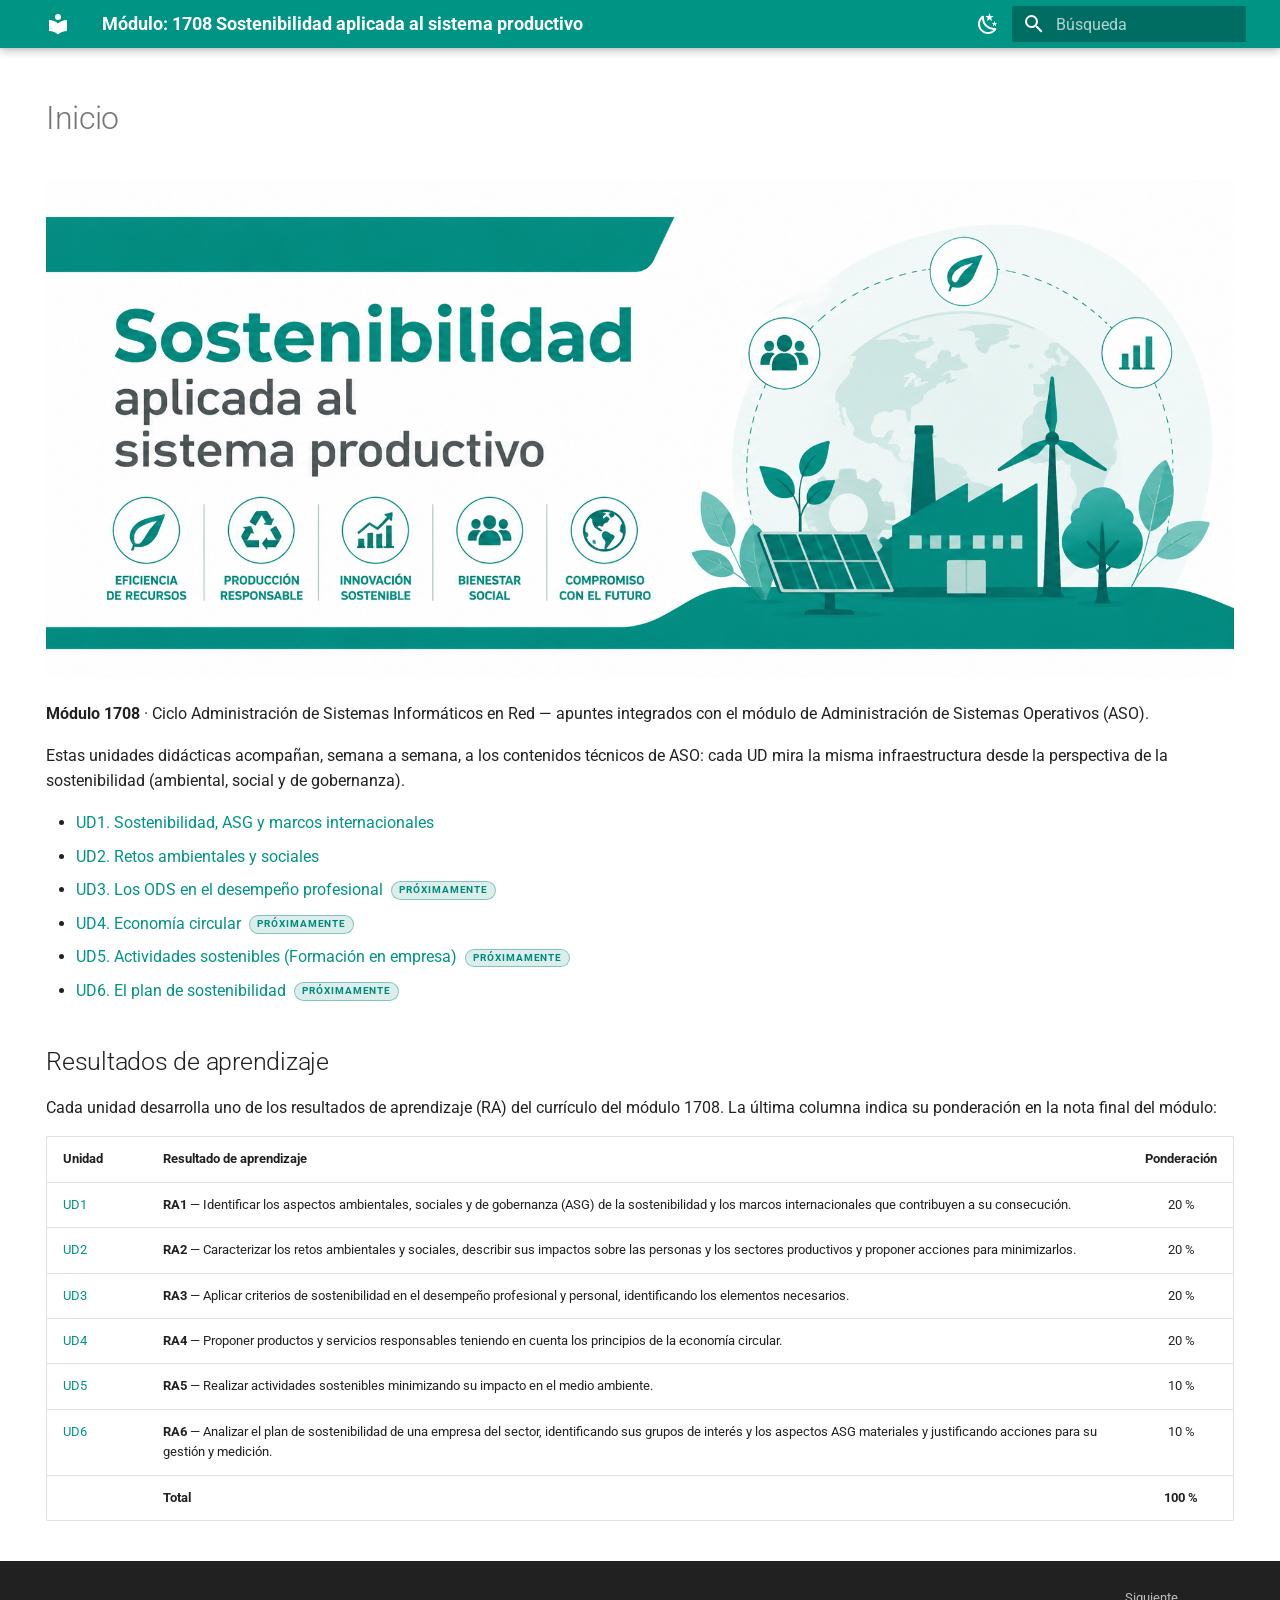
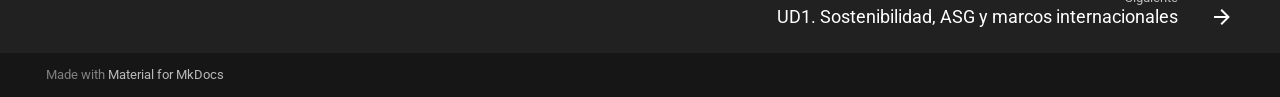
<file: index.html>
<!doctype html>
<html lang="es" class="no-js">
  <head>
    
      <meta charset="utf-8">
      <meta name="viewport" content="width=device-width,initial-scale=1">
      
        <meta name="description" content="Apuntes del módulo 1708, integrados con ASO">
      
      
        <meta name="author" content="Angela B. Serrano">
      
      
        <link rel="canonical" href="https://angelabserrano.github.io/sostenibilidad/">
      
      
      
        <link rel="next" href="ud1/">
      
      
        
      
      
      <link rel="icon" href="assets/images/favicon.png">
      <meta name="generator" content="mkdocs-1.6.1, mkdocs-material-9.8.2">
    
    
      
        <title>Módulo: 1708 Sostenibilidad aplicada al sistema productivo</title>
      
    
    
      <link rel="stylesheet" href="assets/stylesheets/main.57a0d79d.min.css">
      
        
        <link rel="stylesheet" href="assets/stylesheets/palette.fb2fffe2.min.css">
      
      


    
    
      
    
    
      
        
        
        <link rel="preconnect" href="https://fonts.gstatic.com" crossorigin>
        <link rel="stylesheet" href="https://fonts.googleapis.com/css?family=Roboto:300,300i,400,400i,700,700i%7CRoboto+Mono:400,400i,700,700i&display=fallback">
        <style>:root{--md-text-font:"Roboto";--md-code-font:"Roboto Mono"}</style>
      
    
    
      <link rel="stylesheet" href="stylesheets/extra.css">
    
    <script>__md_scope=new URL(".",location),__md_hash=e=>[...e].reduce(((e,_)=>(e<<5)-e+_.charCodeAt(0)),0),__md_get=(e,_=localStorage,t=__md_scope)=>JSON.parse(_.getItem(t.pathname+"."+e)),__md_set=(e,_,t=localStorage,a=__md_scope)=>{try{t.setItem(a.pathname+"."+e,JSON.stringify(_))}catch(e){}}</script>
    
      

    
    
  </head>
  
  
    
    
      
    
    
    
    
    <body dir="ltr" data-md-color-scheme="default" data-md-color-primary="teal" data-md-color-accent="cyan">
  
    
    <input class="md-toggle" data-md-toggle="drawer" type="checkbox" id="__drawer" autocomplete="off">
    <input class="md-toggle" data-md-toggle="search" type="checkbox" id="__search" autocomplete="off">
    <label class="md-overlay" for="__drawer"></label>
    <div data-md-component="skip">
      
        
        <a href="#resultados-de-aprendizaje" class="md-skip">
          Saltar a contenido
        </a>
      
    </div>
    <div data-md-component="announce">
      
    </div>
    
    
      

  

<header class="md-header md-header--shadow" data-md-component="header">
  <nav class="md-header__inner md-grid" aria-label="Cabecera">
    <a href="." title="Módulo: 1708 Sostenibilidad aplicada al sistema productivo" class="md-header__button md-logo" aria-label="Módulo: 1708 Sostenibilidad aplicada al sistema productivo" data-md-component="logo">
      
  
  <svg xmlns="http://www.w3.org/2000/svg" viewBox="0 0 24 24"><path d="M12 8a3 3 0 0 0 3-3 3 3 0 0 0-3-3 3 3 0 0 0-3 3 3 3 0 0 0 3 3m0 3.54C9.64 9.35 6.5 8 3 8v11c3.5 0 6.64 1.35 9 3.54 2.36-2.19 5.5-3.54 9-3.54V8c-3.5 0-6.64 1.35-9 3.54"/></svg>

    </a>
    <label class="md-header__button md-icon" for="__drawer">
      
      <svg xmlns="http://www.w3.org/2000/svg" viewBox="0 0 24 24"><path d="M3 6h18v2H3zm0 5h18v2H3zm0 5h18v2H3z"/></svg>
    </label>
    <div class="md-header__title" data-md-component="header-title">
      <div class="md-header__ellipsis">
        <div class="md-header__topic">
          <span class="md-ellipsis">
            Módulo: 1708 Sostenibilidad aplicada al sistema productivo
          </span>
        </div>
        <div class="md-header__topic" data-md-component="header-topic">
          <span class="md-ellipsis">
            
              Inicio
            
          </span>
        </div>
      </div>
    </div>
    
      
        <form class="md-header__option" data-md-component="palette">
  
    
    
    
    <input class="md-option" data-md-color-media="" data-md-color-scheme="default" data-md-color-primary="teal" data-md-color-accent="cyan"  aria-label="Modo oscuro"  type="radio" name="__palette" id="__palette_0">
    
      <label class="md-header__button md-icon" title="Modo oscuro" for="__palette_1" hidden>
        <svg xmlns="http://www.w3.org/2000/svg" viewBox="0 0 24 24"><path d="m17.75 4.09-2.53 1.94.91 3.06-2.63-1.81-2.63 1.81.91-3.06-2.53-1.94L12.44 4l1.06-3 1.06 3zm3.5 6.91-1.64 1.25.59 1.98-1.7-1.17-1.7 1.17.59-1.98L15.75 11l2.06-.05L18.5 9l.69 1.95zm-2.28 4.95c.83-.08 1.72 1.1 1.19 1.85-.32.45-.66.87-1.08 1.27C15.17 23 8.84 23 4.94 19.07c-3.91-3.9-3.91-10.24 0-14.14.4-.4.82-.76 1.27-1.08.75-.53 1.93.36 1.85 1.19-.27 2.86.69 5.83 2.89 8.02a9.96 9.96 0 0 0 8.02 2.89m-1.64 2.02a12.08 12.08 0 0 1-7.8-3.47c-2.17-2.19-3.33-5-3.49-7.82-2.81 3.14-2.7 7.96.31 10.98 3.02 3.01 7.84 3.12 10.98.31"/></svg>
      </label>
    
  
    
    
    
    <input class="md-option" data-md-color-media="" data-md-color-scheme="slate" data-md-color-primary="teal" data-md-color-accent="cyan"  aria-label="Modo claro"  type="radio" name="__palette" id="__palette_1">
    
      <label class="md-header__button md-icon" title="Modo claro" for="__palette_0" hidden>
        <svg xmlns="http://www.w3.org/2000/svg" viewBox="0 0 24 24"><path d="M12 7a5 5 0 0 1 5 5 5 5 0 0 1-5 5 5 5 0 0 1-5-5 5 5 0 0 1 5-5m0 2a3 3 0 0 0-3 3 3 3 0 0 0 3 3 3 3 0 0 0 3-3 3 3 0 0 0-3-3m0-7 2.39 3.42C13.65 5.15 12.84 5 12 5s-1.65.15-2.39.42zM3.34 7l4.16-.35A7.2 7.2 0 0 0 5.94 8.5c-.44.74-.69 1.5-.83 2.29zm.02 10 1.76-3.77a7.131 7.131 0 0 0 2.38 4.14zM20.65 7l-1.77 3.79a7.02 7.02 0 0 0-2.38-4.15zm-.01 10-4.14.36c.59-.51 1.12-1.14 1.54-1.86.42-.73.69-1.5.83-2.29zM12 22l-2.41-3.44c.74.27 1.55.44 2.41.44.82 0 1.63-.17 2.37-.44z"/></svg>
      </label>
    
  
</form>
      
    
    
      <script>var palette=__md_get("__palette");if(palette&&palette.color){if("(prefers-color-scheme)"===palette.color.media){var media=matchMedia("(prefers-color-scheme: light)"),input=document.querySelector(media.matches?"[data-md-color-media='(prefers-color-scheme: light)']":"[data-md-color-media='(prefers-color-scheme: dark)']");palette.color.media=input.getAttribute("data-md-color-media"),palette.color.scheme=input.getAttribute("data-md-color-scheme"),palette.color.primary=input.getAttribute("data-md-color-primary"),palette.color.accent=input.getAttribute("data-md-color-accent")}for(var[key,value]of Object.entries(palette.color))document.body.setAttribute("data-md-color-"+key,value)}</script>
    
    
    
      
      
        <label class="md-header__button md-icon" for="__search">
          
          <svg xmlns="http://www.w3.org/2000/svg" viewBox="0 0 24 24"><path d="M9.5 3A6.5 6.5 0 0 1 16 9.5c0 1.61-.59 3.09-1.56 4.23l.27.27h.79l5 5-1.5 1.5-5-5v-.79l-.27-.27A6.52 6.52 0 0 1 9.5 16 6.5 6.5 0 0 1 3 9.5 6.5 6.5 0 0 1 9.5 3m0 2C7 5 5 7 5 9.5S7 14 9.5 14 14 12 14 9.5 12 5 9.5 5"/></svg>
        </label>
        <div class="md-search" data-md-component="search" role="dialog">
  <label class="md-search__overlay" for="__search"></label>
  <div class="md-search__inner" role="search">
    <form class="md-search__form" name="search">
      <input type="text" class="md-search__input" name="query" aria-label="Búsqueda" placeholder="Búsqueda" autocapitalize="off" autocorrect="off" autocomplete="off" spellcheck="false" data-md-component="search-query" required>
      <label class="md-search__icon md-icon" for="__search">
        
        <svg xmlns="http://www.w3.org/2000/svg" viewBox="0 0 24 24"><path d="M9.5 3A6.5 6.5 0 0 1 16 9.5c0 1.61-.59 3.09-1.56 4.23l.27.27h.79l5 5-1.5 1.5-5-5v-.79l-.27-.27A6.52 6.52 0 0 1 9.5 16 6.5 6.5 0 0 1 3 9.5 6.5 6.5 0 0 1 9.5 3m0 2C7 5 5 7 5 9.5S7 14 9.5 14 14 12 14 9.5 12 5 9.5 5"/></svg>
        
        <svg xmlns="http://www.w3.org/2000/svg" viewBox="0 0 24 24"><path d="M20 11v2H8l5.5 5.5-1.42 1.42L4.16 12l7.92-7.92L13.5 5.5 8 11z"/></svg>
      </label>
      <nav class="md-search__options" aria-label="Buscar">
        
        <button type="reset" class="md-search__icon md-icon" title="Limpiar" aria-label="Limpiar" tabindex="-1">
          
          <svg xmlns="http://www.w3.org/2000/svg" viewBox="0 0 24 24"><path d="M19 6.41 17.59 5 12 10.59 6.41 5 5 6.41 10.59 12 5 17.59 6.41 19 12 13.41 17.59 19 19 17.59 13.41 12z"/></svg>
        </button>
      </nav>
      
        <div class="md-search__suggest" data-md-component="search-suggest"></div>
      
    </form>
    <div class="md-search__output">
      <div class="md-search__scrollwrap" tabindex="0" data-md-scrollfix>
        <div class="md-search-result" data-md-component="search-result">
          <div class="md-search-result__meta">
            Inicializando búsqueda
          </div>
          <ol class="md-search-result__list" role="presentation"></ol>
        </div>
      </div>
    </div>
  </div>
</div>
      
    
    
  </nav>
  
</header>
    
    <div class="md-container" data-md-component="container">
      
      
        
          
        
      
      <main class="md-main" data-md-component="main">
        <div class="md-main__inner md-grid">
          
            
              
                
              
              <div class="md-sidebar md-sidebar--primary" data-md-component="sidebar" data-md-type="navigation" hidden>
                <div class="md-sidebar__scrollwrap">
                  <div class="md-sidebar__inner">
                    



  

<nav class="md-nav md-nav--primary md-nav--integrated" aria-label="Navegación" data-md-level="0">
  <label class="md-nav__title" for="__drawer">
    <a href="." title="Módulo: 1708 Sostenibilidad aplicada al sistema productivo" class="md-nav__button md-logo" aria-label="Módulo: 1708 Sostenibilidad aplicada al sistema productivo" data-md-component="logo">
      
  
  <svg xmlns="http://www.w3.org/2000/svg" viewBox="0 0 24 24"><path d="M12 8a3 3 0 0 0 3-3 3 3 0 0 0-3-3 3 3 0 0 0-3 3 3 3 0 0 0 3 3m0 3.54C9.64 9.35 6.5 8 3 8v11c3.5 0 6.64 1.35 9 3.54 2.36-2.19 5.5-3.54 9-3.54V8c-3.5 0-6.64 1.35-9 3.54"/></svg>

    </a>
    Módulo: 1708 Sostenibilidad aplicada al sistema productivo
  </label>
  
  <ul class="md-nav__list" data-md-scrollfix>
    
      
      
  
  
    
  
  
  
    <li class="md-nav__item md-nav__item--active">
      
      <input class="md-nav__toggle md-toggle" type="checkbox" id="__toc">
      
      
      
        <label class="md-nav__link md-nav__link--active" for="__toc">
          
  
  
  <span class="md-ellipsis">
    
  
    Inicio
  

    
  </span>
  
  

          <span class="md-nav__icon md-icon"></span>
        </label>
      
      <a href="." class="md-nav__link md-nav__link--active">
        
  
  
  <span class="md-ellipsis">
    
  
    Inicio
  

    
  </span>
  
  

      </a>
      
        

<nav class="md-nav md-nav--secondary" aria-label="Tabla de contenidos">
  
  
  
  
    <label class="md-nav__title" for="__toc">
      <span class="md-nav__icon md-icon"></span>
      Tabla de contenidos
    </label>
    <ul class="md-nav__list" data-md-component="toc" data-md-scrollfix>
      
        <li class="md-nav__item">
  <a href="#resultados-de-aprendizaje" class="md-nav__link">
    <span class="md-ellipsis">
      
        Resultados de aprendizaje
      
    </span>
  </a>
  
</li>
      
    </ul>
  
</nav>
      
    </li>
  

    
      
      
  
  
  
  
    <li class="md-nav__item">
      <a href="ud1/" class="md-nav__link">
        
  
  
  <span class="md-ellipsis">
    
  
    UD1. Sostenibilidad, ASG y marcos internacionales
  

    
  </span>
  
  

      </a>
    </li>
  

    
      
      
  
  
  
  
    <li class="md-nav__item">
      <a href="ud2/" class="md-nav__link">
        
  
  
  <span class="md-ellipsis">
    
  
    UD2. Retos ambientales y sociales
  

    
  </span>
  
  

      </a>
    </li>
  

    
      
      
  
  
  
  
    <li class="md-nav__item">
      <a href="ud3/" class="md-nav__link">
        
  
  
  <span class="md-ellipsis">
    
  
    UD3. Los ODS en el desempeño profesional
  

    
  </span>
  
  

      </a>
    </li>
  

    
      
      
  
  
  
  
    <li class="md-nav__item">
      <a href="ud4/" class="md-nav__link">
        
  
  
  <span class="md-ellipsis">
    
  
    UD4. Economía circular
  

    
  </span>
  
  

      </a>
    </li>
  

    
      
      
  
  
  
  
    <li class="md-nav__item">
      <a href="ud5/" class="md-nav__link">
        
  
  
  <span class="md-ellipsis">
    
  
    UD5. Actividades sostenibles (Formación en empresa)
  

    
  </span>
  
  

      </a>
    </li>
  

    
      
      
  
  
  
  
    <li class="md-nav__item">
      <a href="ud6/" class="md-nav__link">
        
  
  
  <span class="md-ellipsis">
    
  
    UD6. El plan de sostenibilidad
  

    
  </span>
  
  

      </a>
    </li>
  

    
  </ul>
</nav>
                  </div>
                </div>
              </div>
            
            
          
          
            <div class="md-content" data-md-component="content">
              
              <article class="md-content__inner md-typeset">
                
                  
  




  <h1>Inicio</h1>

<p><img alt="Sostenibilidad aplicada al sistema productivo" src="assets/img/logo_portada.png" /></p>
<p><strong>Módulo 1708</strong> · Ciclo Administración de Sistemas Informáticos en Red — apuntes integrados con el módulo de Administración de Sistemas Operativos (ASO).</p>
<p>Estas unidades didácticas acompañan, semana a semana, a los contenidos técnicos de ASO: cada UD mira la misma infraestructura desde la perspectiva de la sostenibilidad (ambiental, social y de gobernanza).</p>
<ul>
<li><a href="ud1/">UD1. Sostenibilidad, ASG y marcos internacionales</a></li>
<li><a href="ud2/">UD2. Retos ambientales y sociales</a></li>
<li><a href="ud3/">UD3. Los ODS en el desempeño profesional</a> <span class="badge-proximamente">Próximamente</span></li>
<li><a href="ud4/">UD4. Economía circular</a> <span class="badge-proximamente">Próximamente</span></li>
<li><a href="ud5/">UD5. Actividades sostenibles (Formación en empresa)</a> <span class="badge-proximamente">Próximamente</span></li>
<li><a href="ud6/">UD6. El plan de sostenibilidad</a> <span class="badge-proximamente">Próximamente</span></li>
</ul>
<h2 id="resultados-de-aprendizaje">Resultados de aprendizaje<a class="headerlink" href="#resultados-de-aprendizaje" title="Permanent link">&para;</a></h2>
<p>Cada unidad desarrolla uno de los resultados de aprendizaje (RA) del currículo del módulo 1708. La última columna indica su ponderación en la nota final del módulo:</p>
<table>
<thead>
<tr>
<th>Unidad</th>
<th>Resultado de aprendizaje</th>
<th style="text-align: center;">Ponderación</th>
</tr>
</thead>
<tbody>
<tr>
<td><a href="ud1/">UD1</a></td>
<td><strong>RA1</strong> — Identificar los aspectos ambientales, sociales y de gobernanza (ASG) de la sostenibilidad y los marcos internacionales que contribuyen a su consecución.</td>
<td style="text-align: center;">20 %</td>
</tr>
<tr>
<td><a href="ud2/">UD2</a></td>
<td><strong>RA2</strong> — Caracterizar los retos ambientales y sociales, describir sus impactos sobre las personas y los sectores productivos y proponer acciones para minimizarlos.</td>
<td style="text-align: center;">20 %</td>
</tr>
<tr>
<td><a href="ud3/">UD3</a></td>
<td><strong>RA3</strong> — Aplicar criterios de sostenibilidad en el desempeño profesional y personal, identificando los elementos necesarios.</td>
<td style="text-align: center;">20 %</td>
</tr>
<tr>
<td><a href="ud4/">UD4</a></td>
<td><strong>RA4</strong> — Proponer productos y servicios responsables teniendo en cuenta los principios de la economía circular.</td>
<td style="text-align: center;">20 %</td>
</tr>
<tr>
<td><a href="ud5/">UD5</a></td>
<td><strong>RA5</strong> — Realizar actividades sostenibles minimizando su impacto en el medio ambiente.</td>
<td style="text-align: center;">10 %</td>
</tr>
<tr>
<td><a href="ud6/">UD6</a></td>
<td><strong>RA6</strong> — Analizar el plan de sostenibilidad de una empresa del sector, identificando sus grupos de interés y los aspectos ASG materiales y justificando acciones para su gestión y medición.</td>
<td style="text-align: center;">10 %</td>
</tr>
<tr>
<td></td>
<td><strong>Total</strong></td>
<td style="text-align: center;"><strong>100 %</strong></td>
</tr>
</tbody>
</table>







  
  




  



                
              </article>
            </div>
          
          
<script>var target=document.getElementById(location.hash.slice(1));target&&target.name&&(target.checked=target.name.startsWith("__tabbed_"))</script>
        </div>
        
          <button type="button" class="md-top md-icon" data-md-component="top" hidden>
  
  <svg xmlns="http://www.w3.org/2000/svg" viewBox="0 0 24 24"><path d="M13 20h-2V8l-5.5 5.5-1.42-1.42L12 4.16l7.92 7.92-1.42 1.42L13 8z"/></svg>
  Volver al principio
</button>
        
      </main>
      
        <footer class="md-footer">
  
    
      
        
      
      <nav class="md-footer__inner md-grid" aria-label="Pie" >
        
        
          
          <a href="ud1/" class="md-footer__link md-footer__link--next" aria-label="Siguiente: UD1. Sostenibilidad, ASG y marcos internacionales">
            <div class="md-footer__title">
              <span class="md-footer__direction">
                Siguiente
              </span>
              <div class="md-ellipsis">
                UD1. Sostenibilidad, ASG y marcos internacionales
              </div>
            </div>
            <div class="md-footer__button md-icon">
              
              <svg xmlns="http://www.w3.org/2000/svg" viewBox="0 0 24 24"><path d="M4 11v2h12l-5.5 5.5 1.42 1.42L19.84 12l-7.92-7.92L10.5 5.5 16 11z"/></svg>
            </div>
          </a>
        
      </nav>
    
  
  <div class="md-footer-meta md-typeset">
    <div class="md-footer-meta__inner md-grid">
      <div class="md-copyright">
  
  
    Made with
    <a href="https://squidfunk.github.io/mkdocs-material/" target="_blank" rel="noopener">
      Material for MkDocs
    </a>
  
</div>
      
    </div>
  </div>
</footer>
      
    </div>
    <div class="md-dialog" data-md-component="dialog">
      <div class="md-dialog__inner md-typeset"></div>
    </div>
    
    
    
      
      
      <script id="__config" type="application/json">{"annotate": null, "base": ".", "features": ["navigation.top", "navigation.footer", "search.highlight", "search.suggest", "content.code.copy", "toc.follow", "toc.integrate"], "search": "assets/javascripts/workers/search.a7633da7.min.js", "tags": null, "translations": {"clipboard.copied": "Copiado al portapapeles", "clipboard.copy": "Copiar al portapapeles", "search.result.more.one": "1 m\u00e1s en esta p\u00e1gina", "search.result.more.other": "# m\u00e1s en esta p\u00e1gina", "search.result.none": "No se encontraron documentos", "search.result.one": "1 documento encontrado", "search.result.other": "# documentos encontrados", "search.result.placeholder": "Teclee para comenzar b\u00fasqueda", "search.result.term.missing": "Falta", "select.version": "Seleccionar versi\u00f3n"}, "version": null}</script>
    
    
      <script src="assets/javascripts/bundle.a5f9d56c.min.js"></script>
      
    
  </body>
</html>
</file>
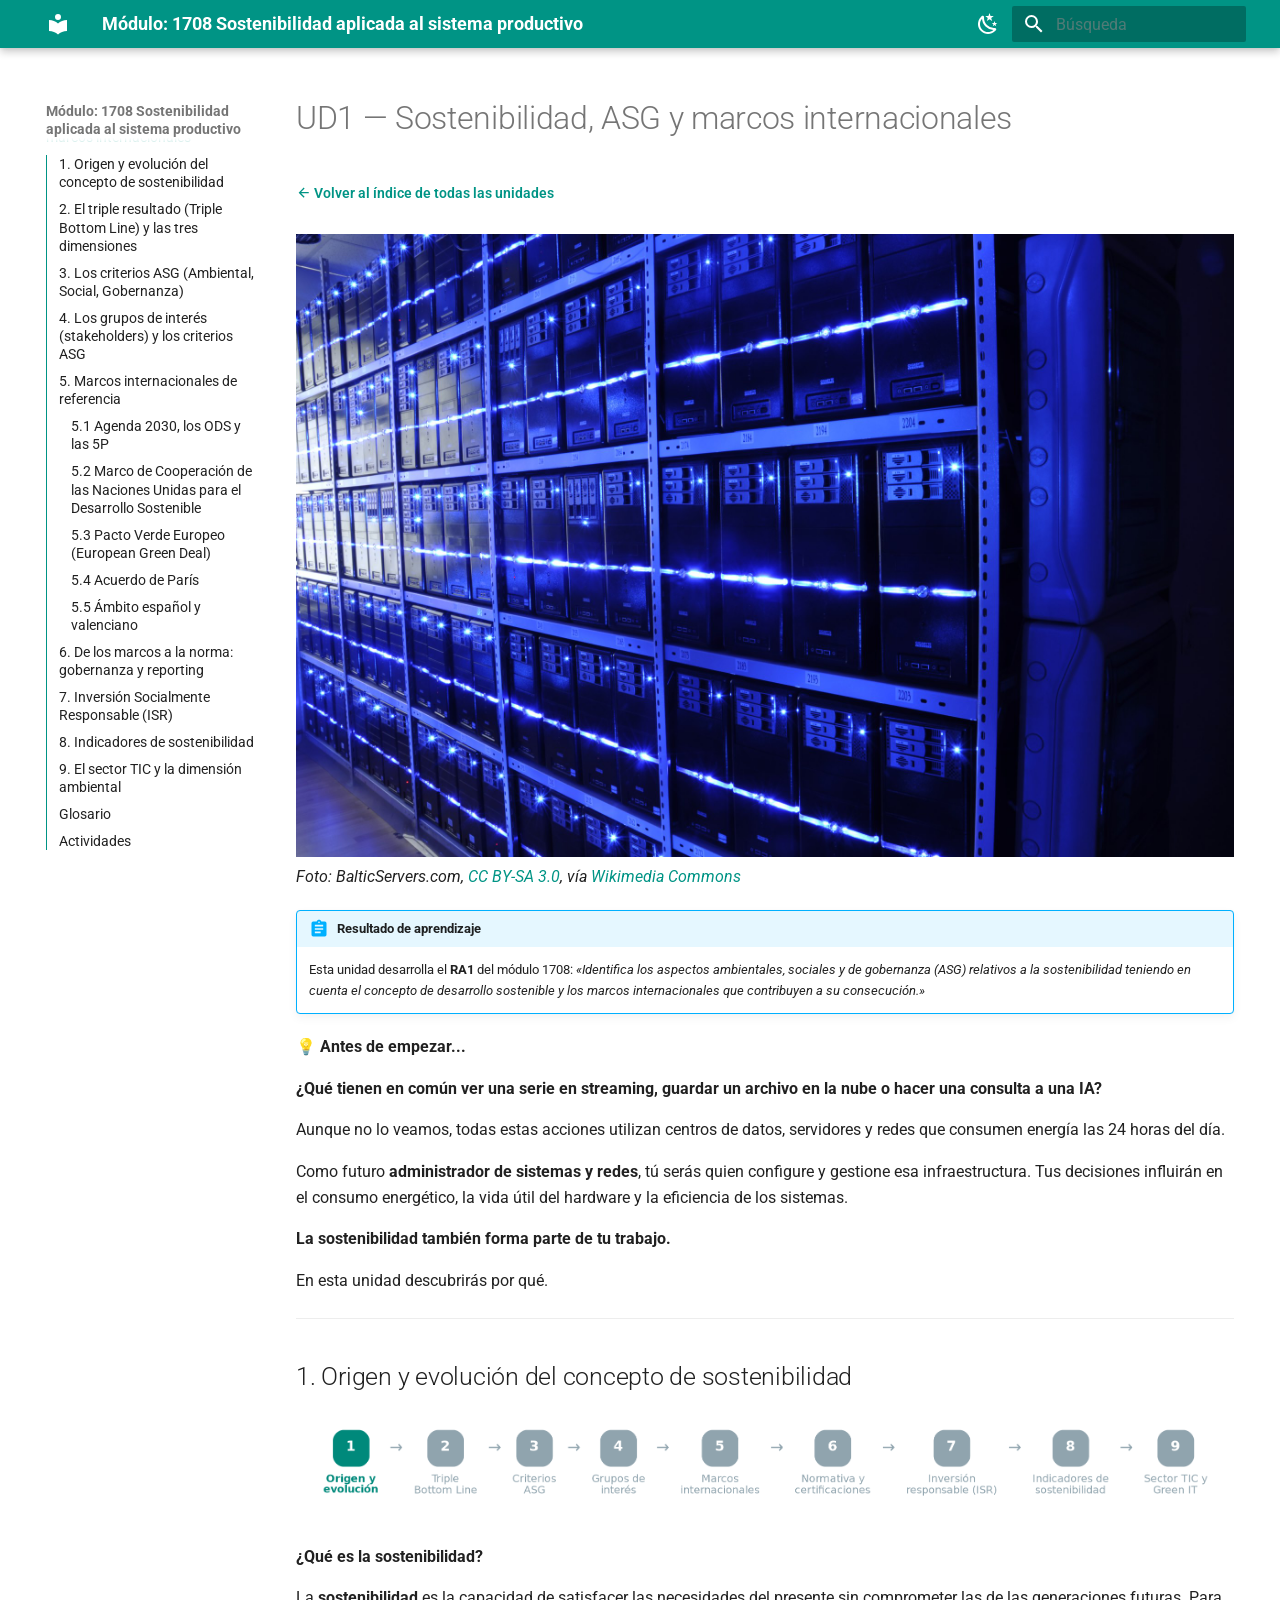
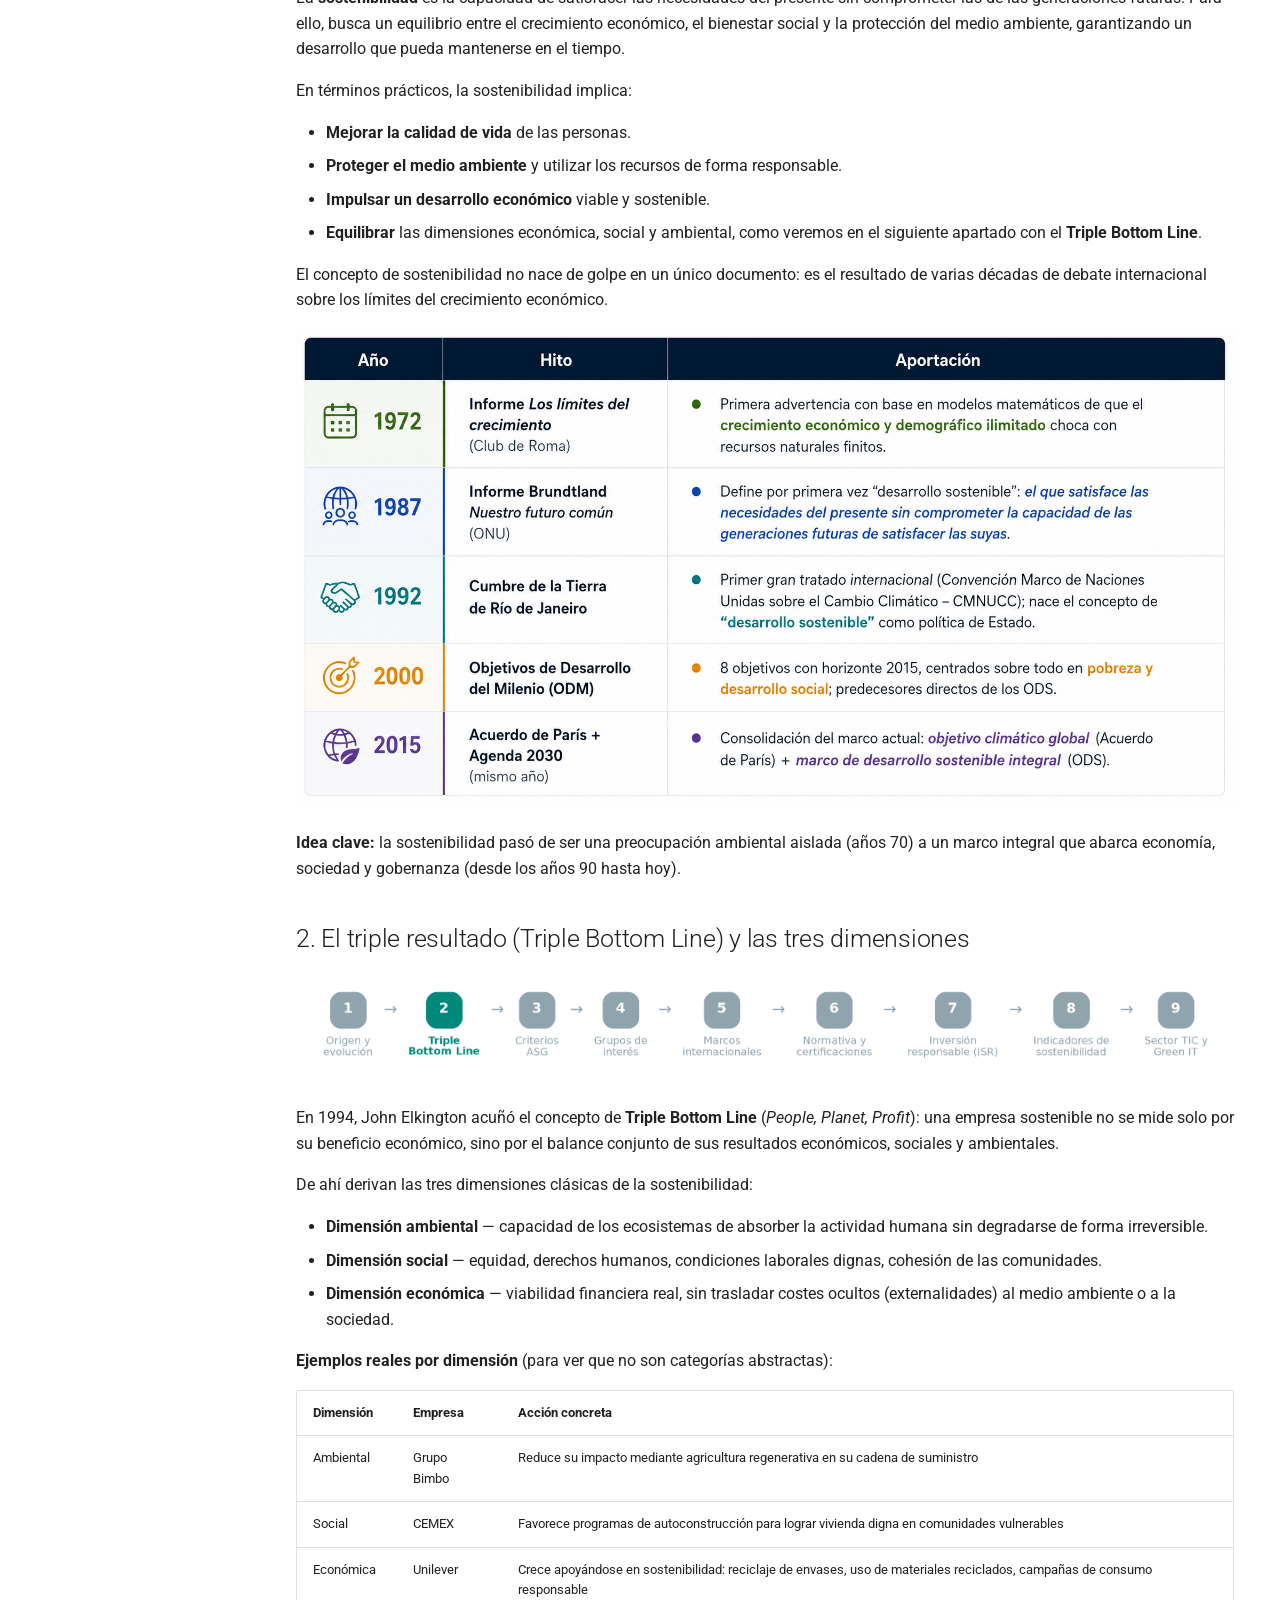
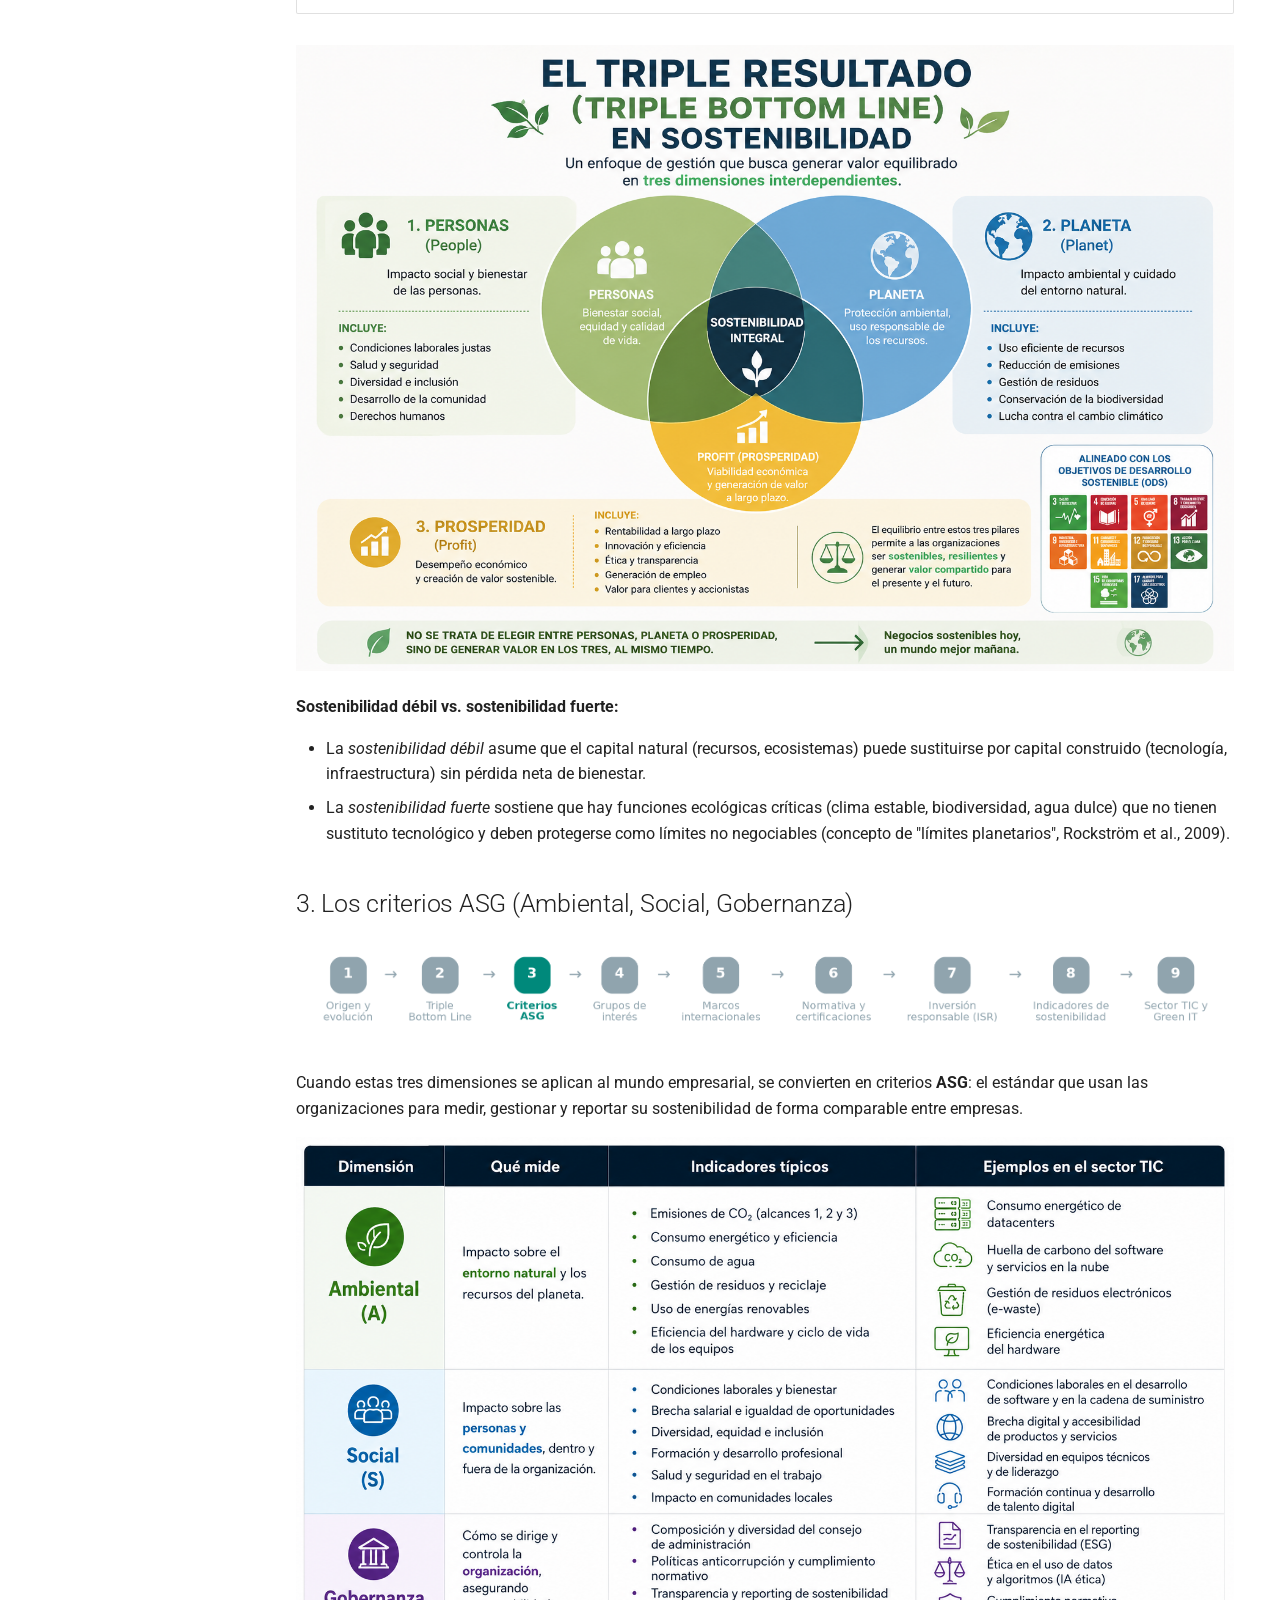
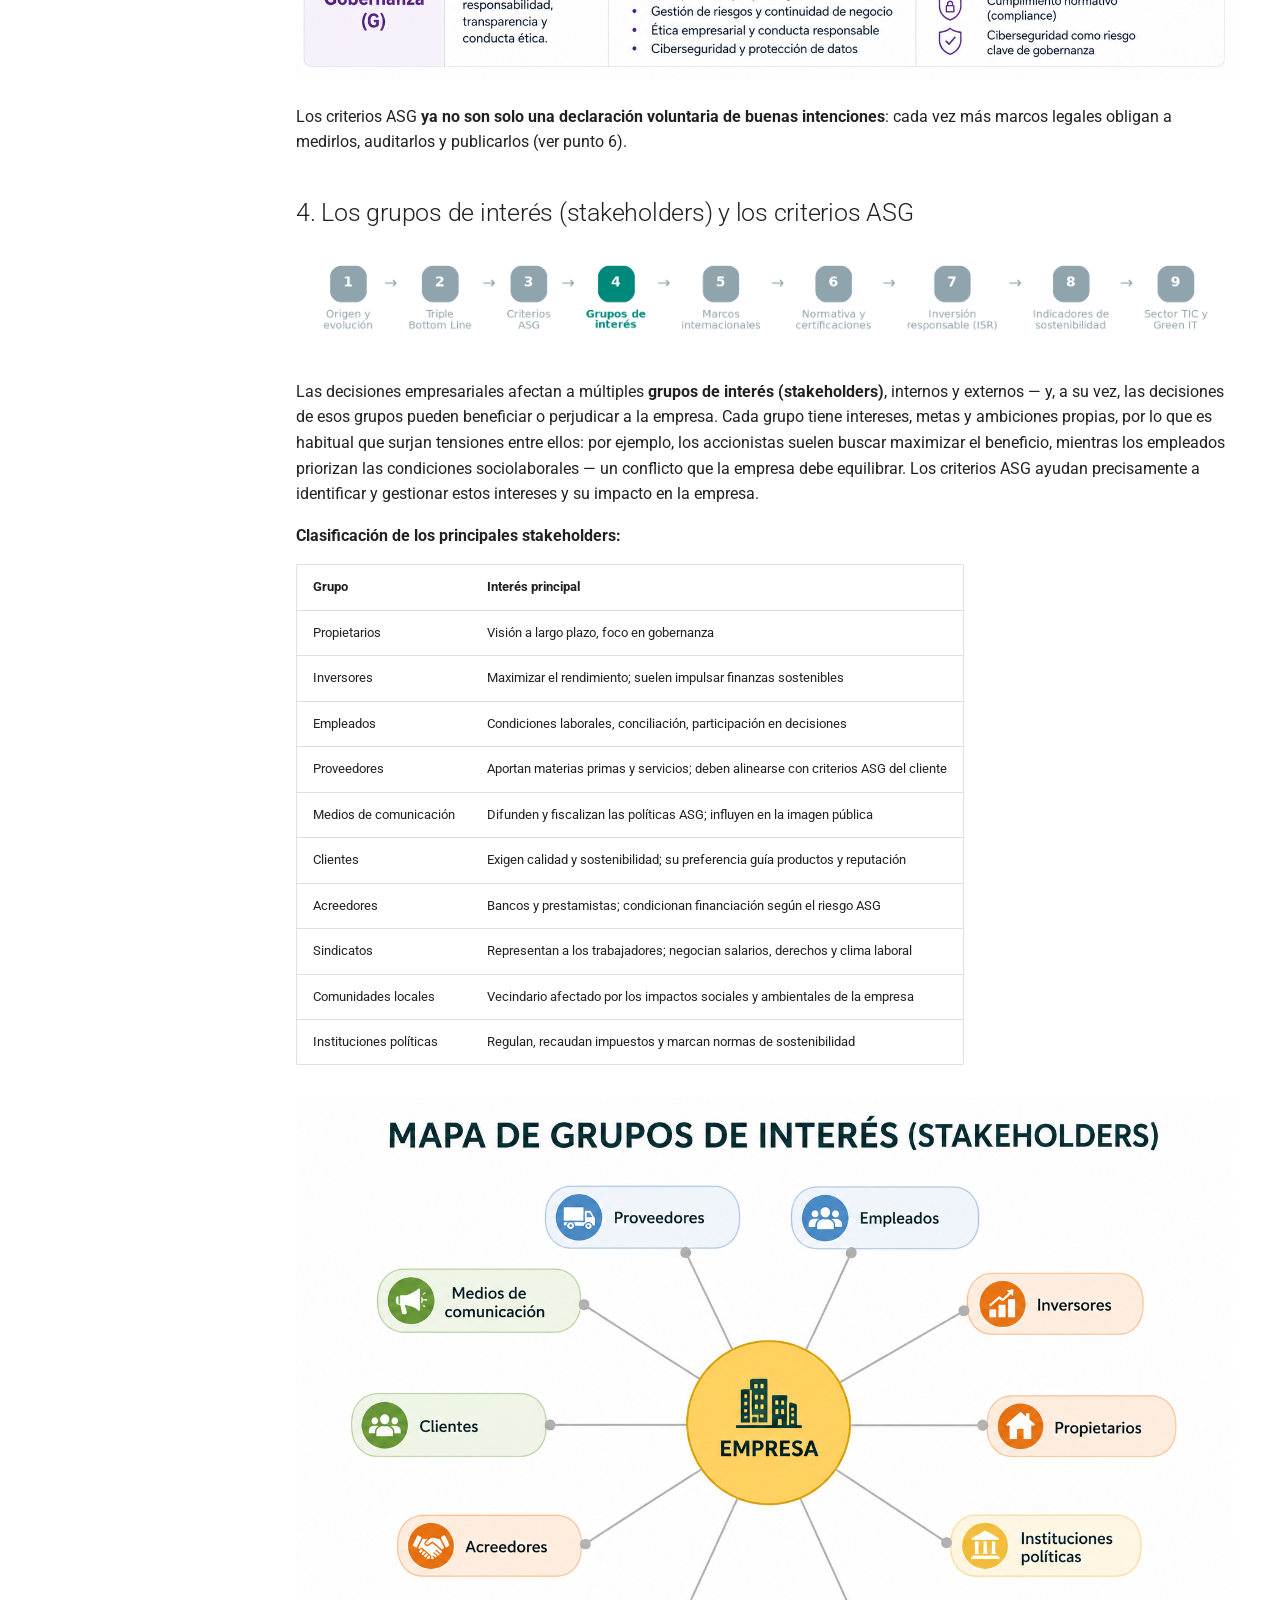
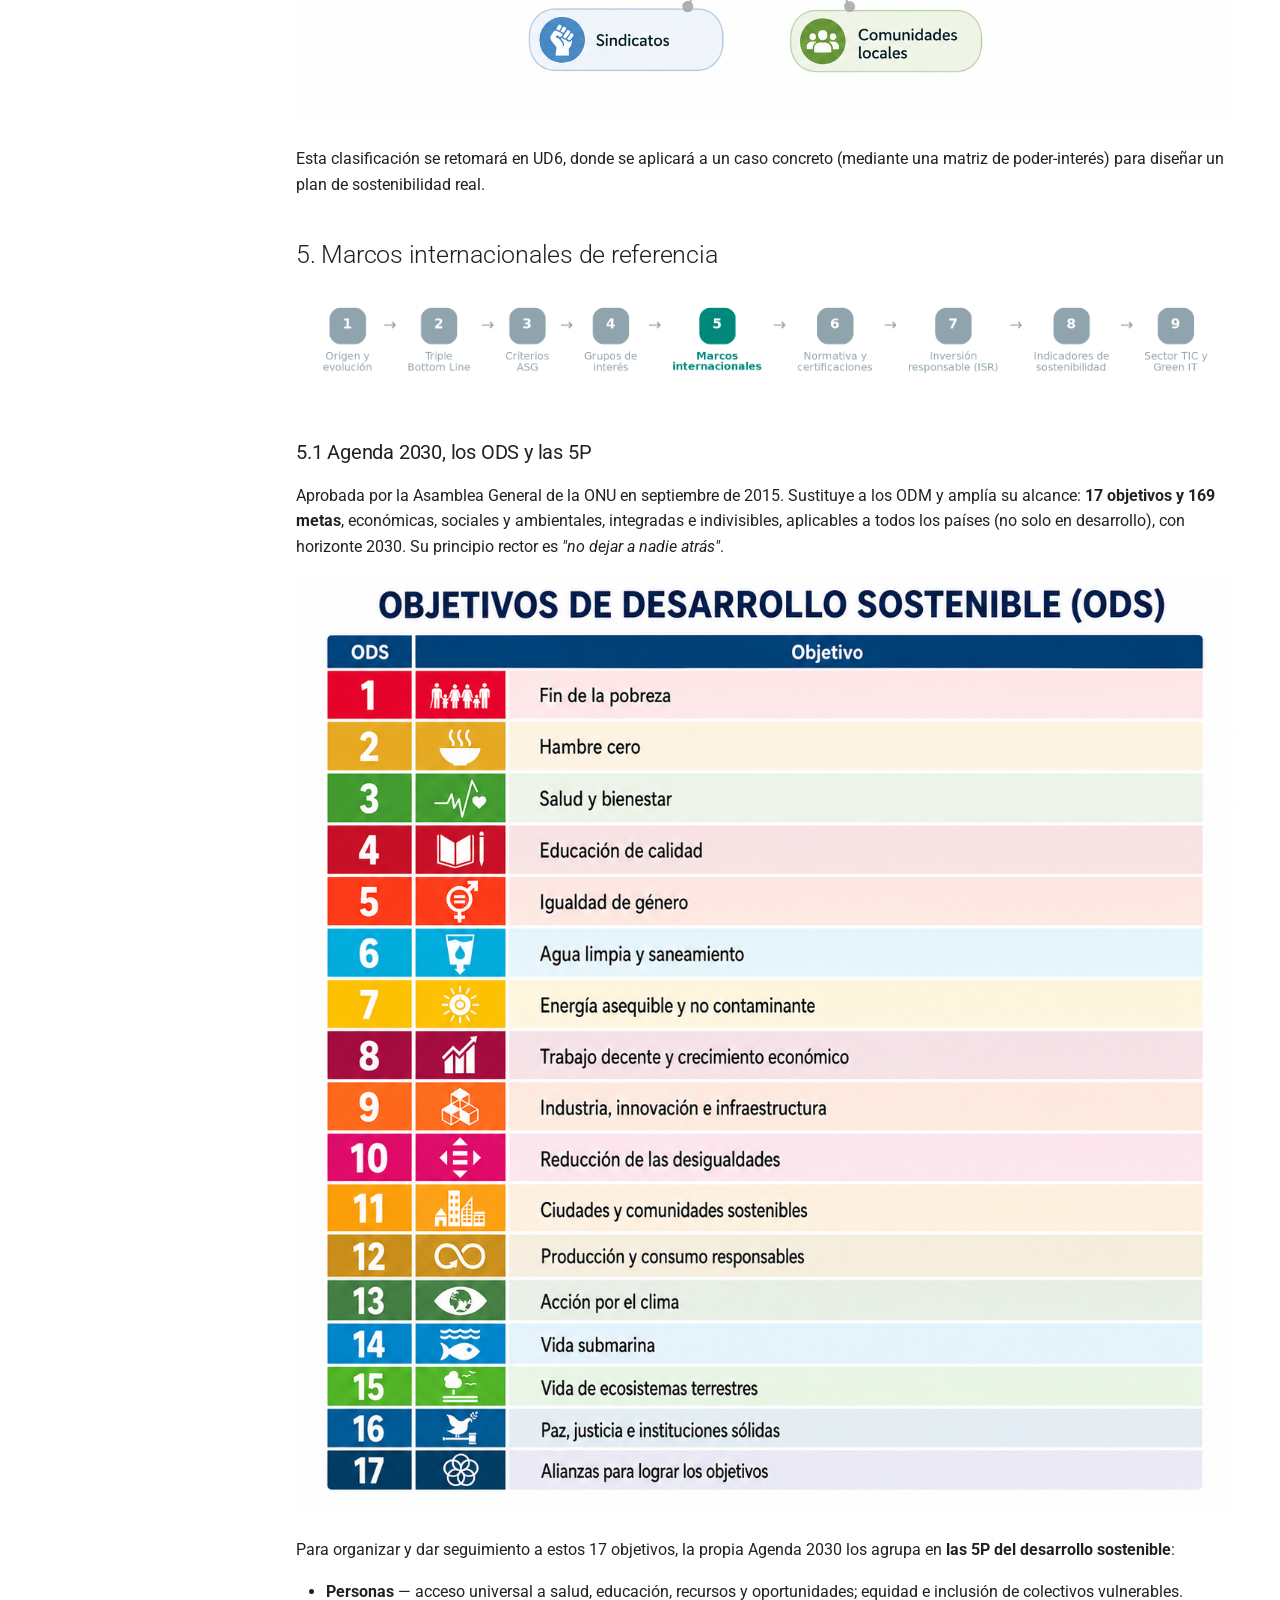
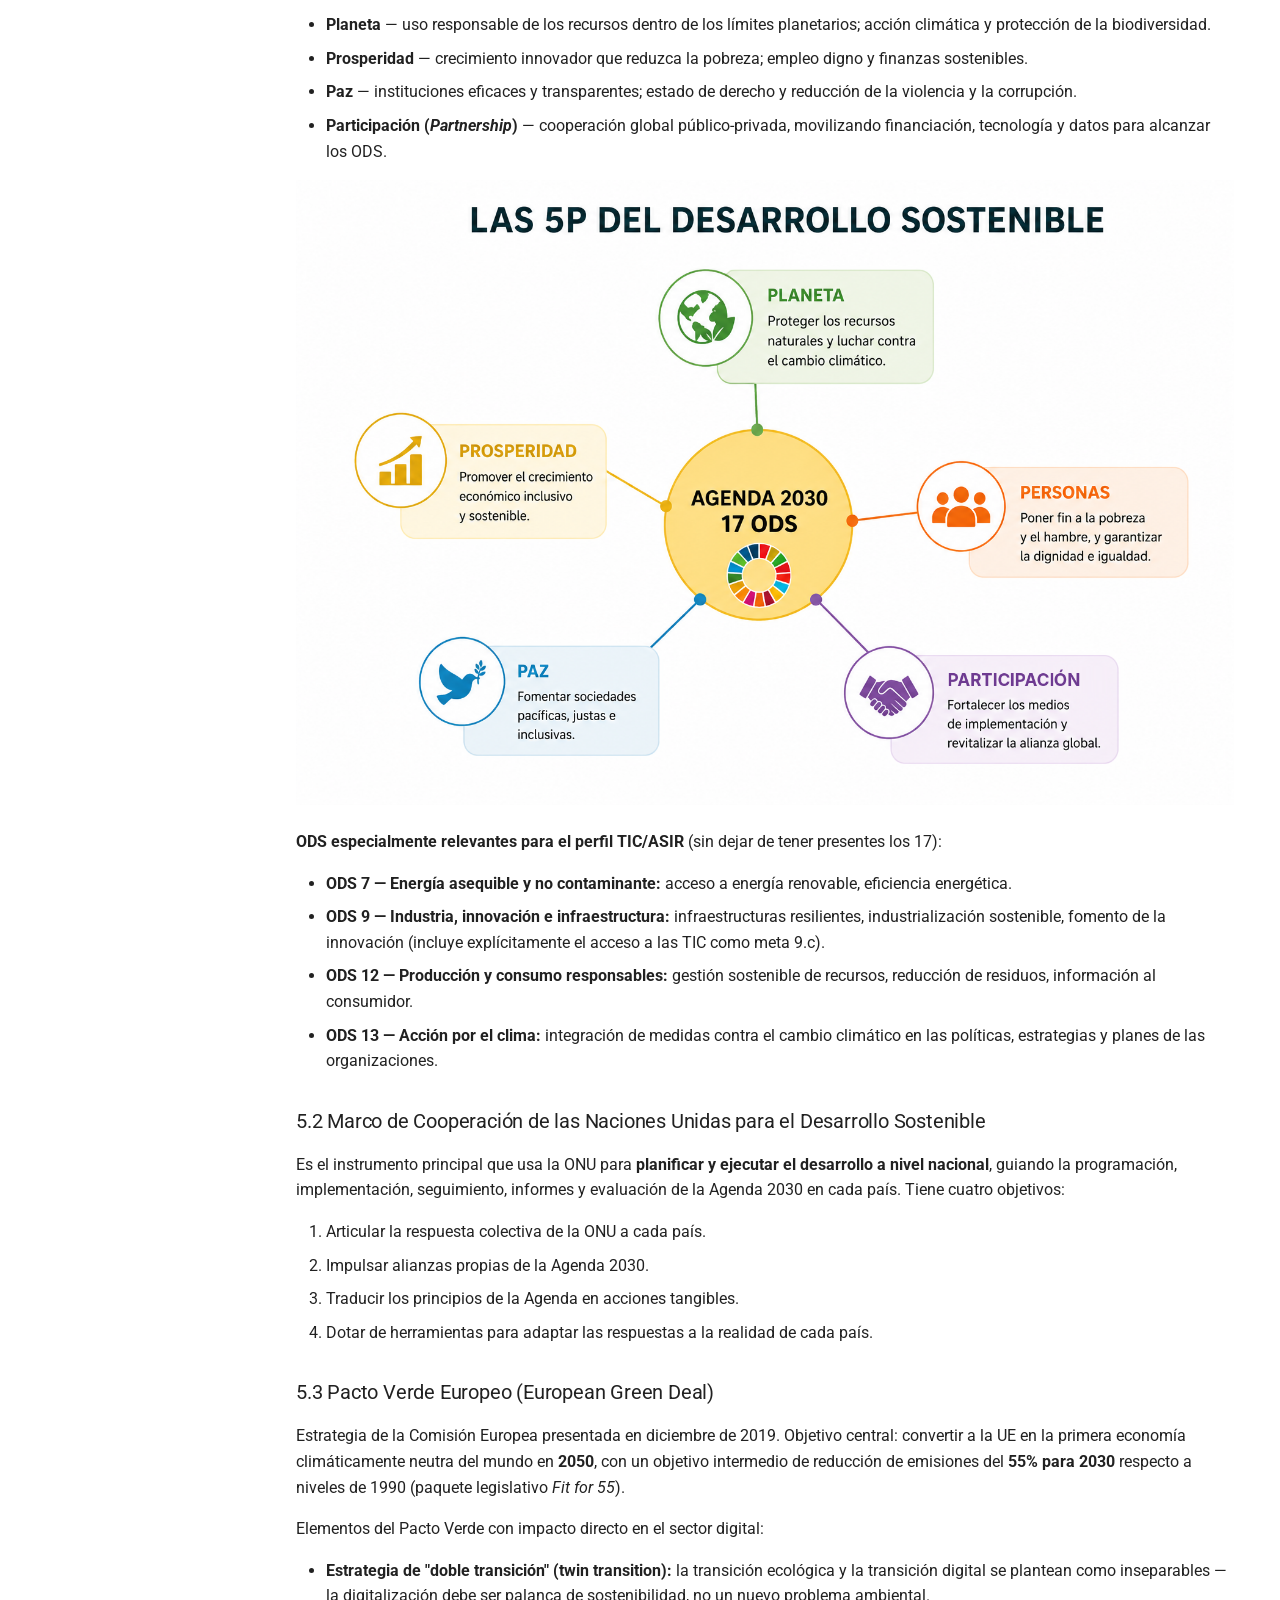
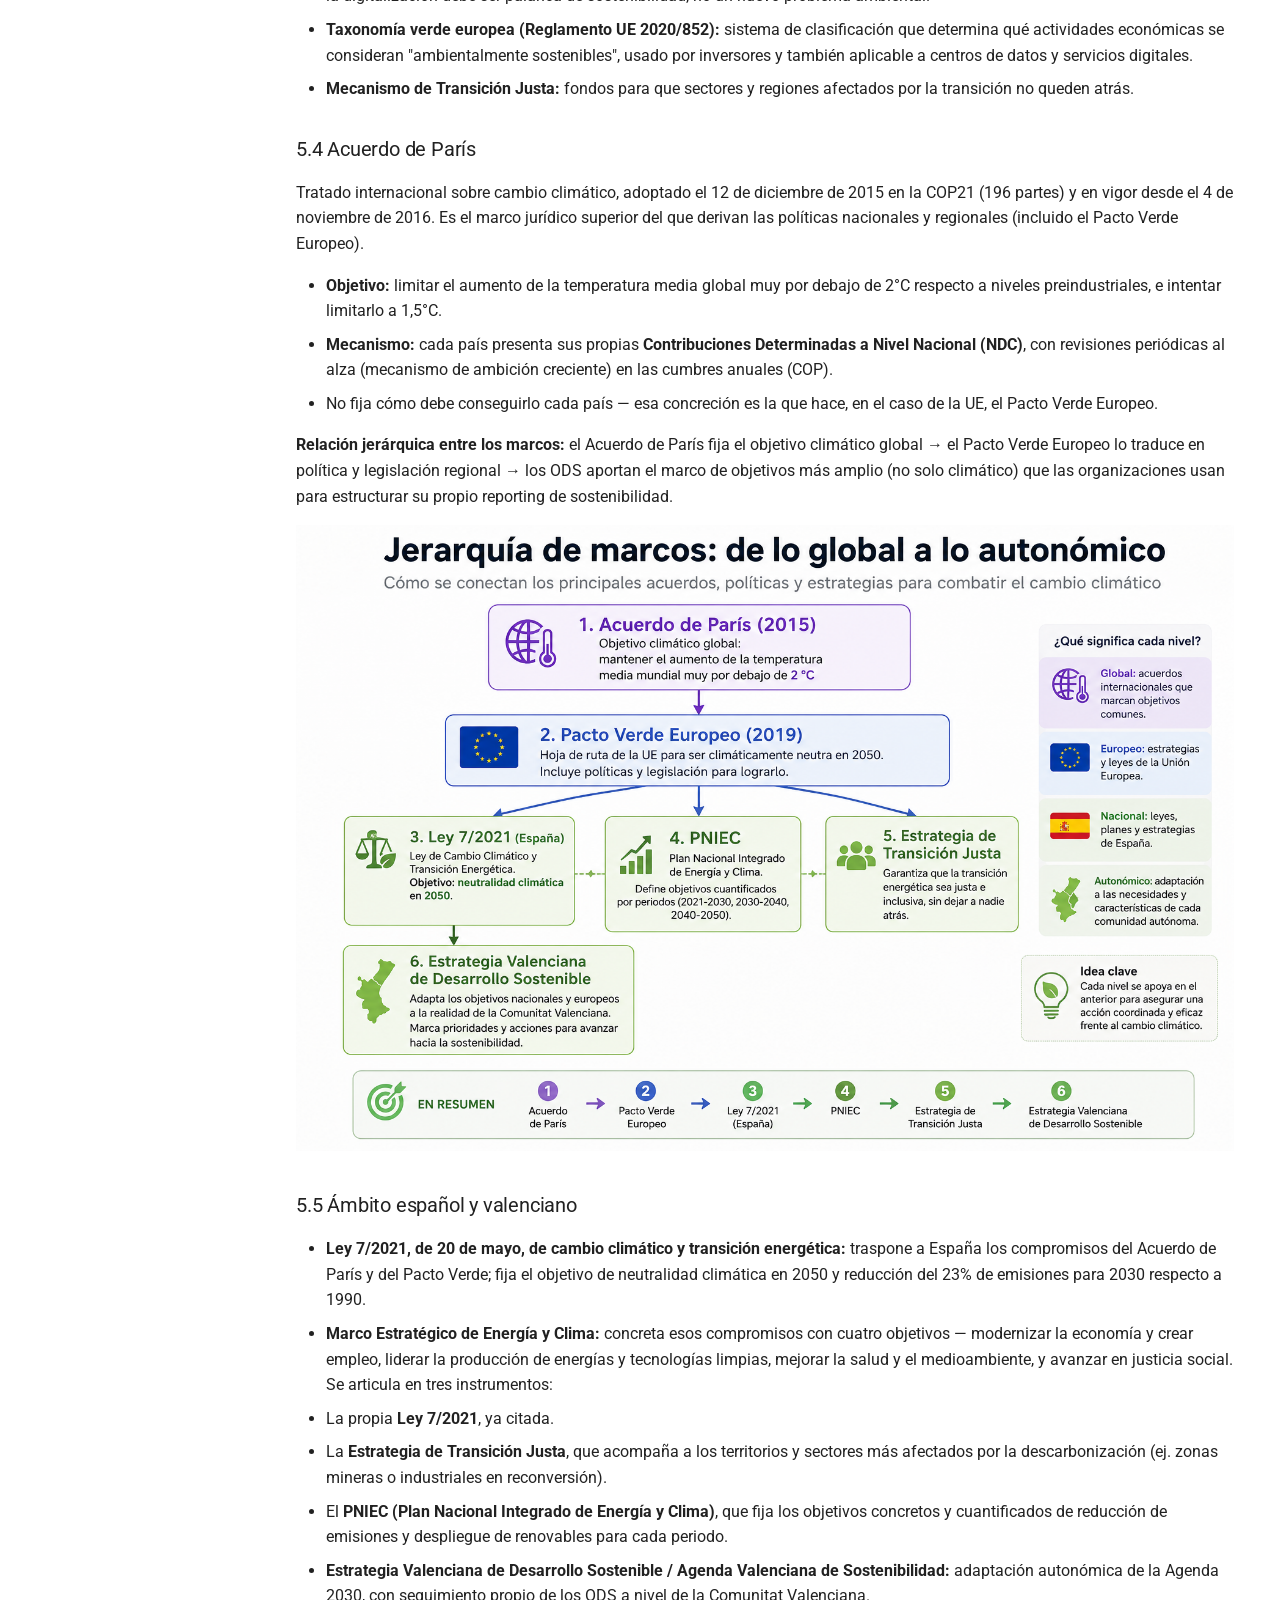
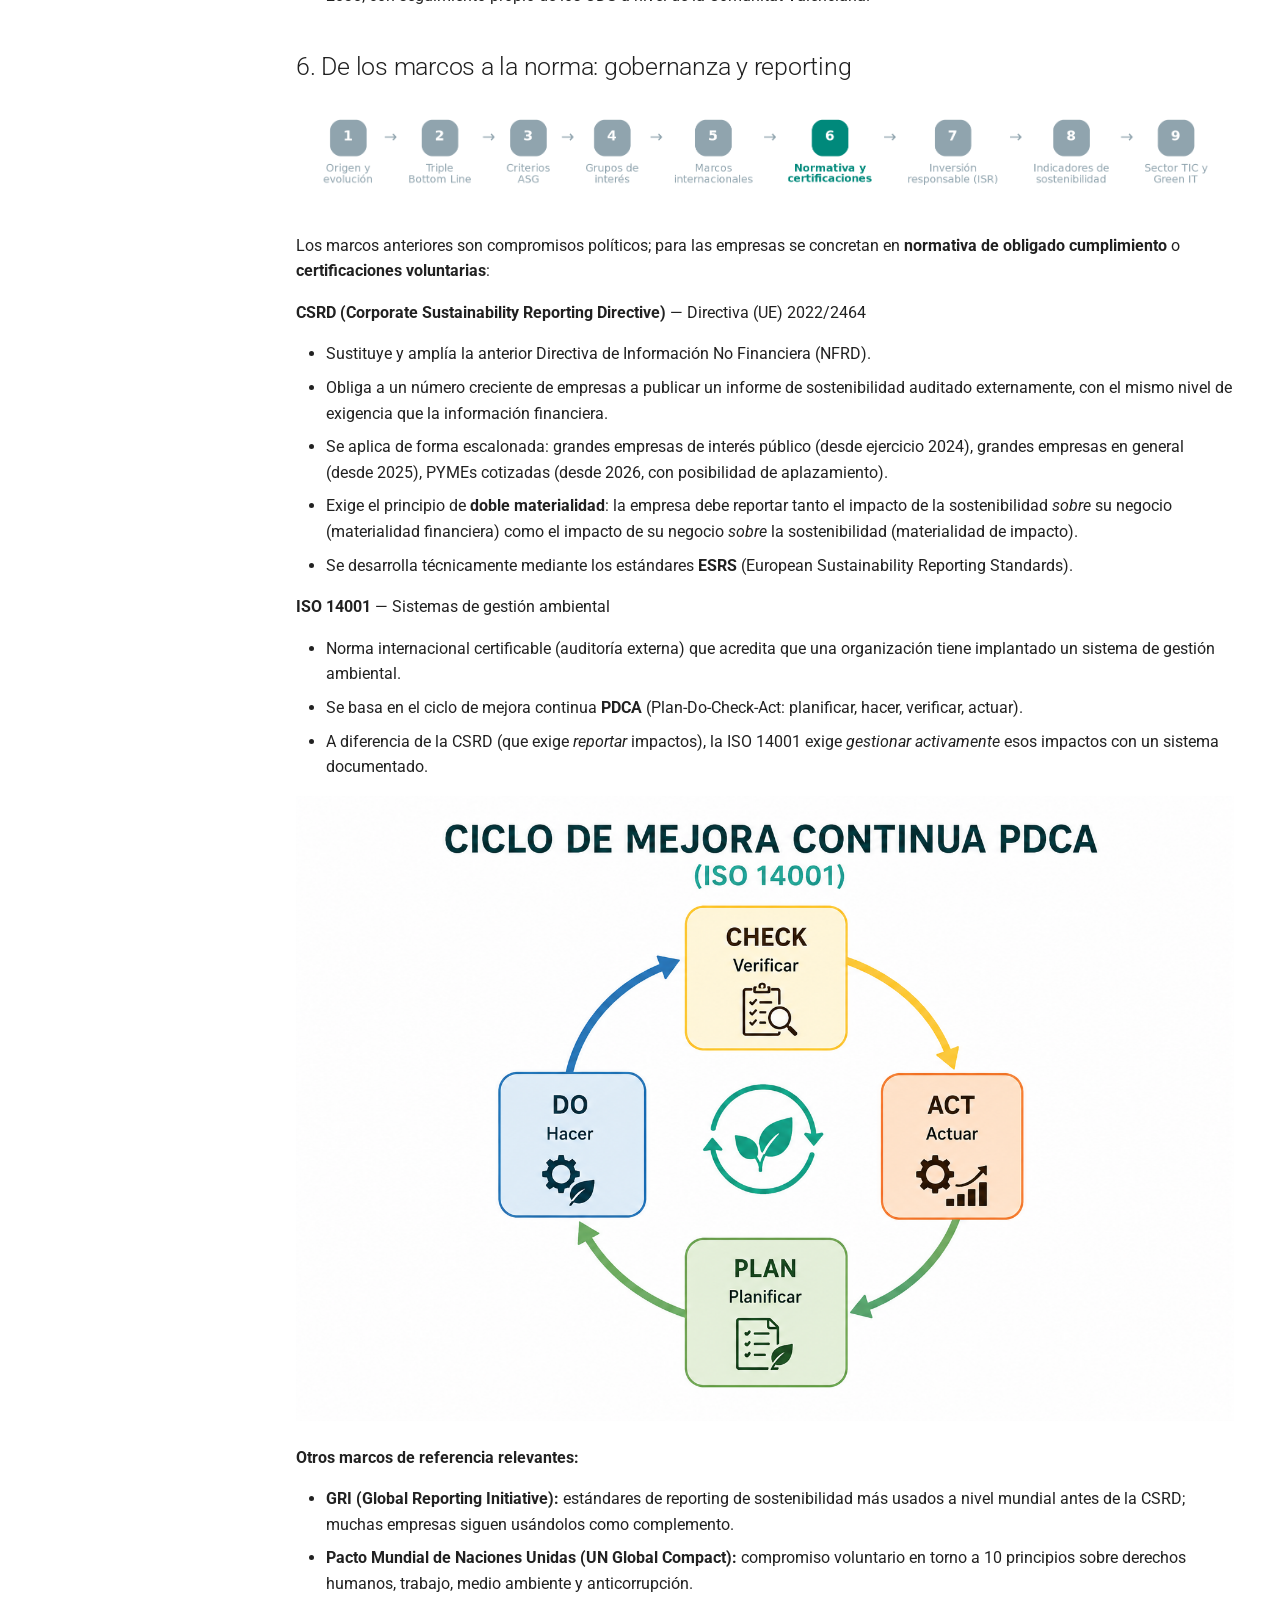
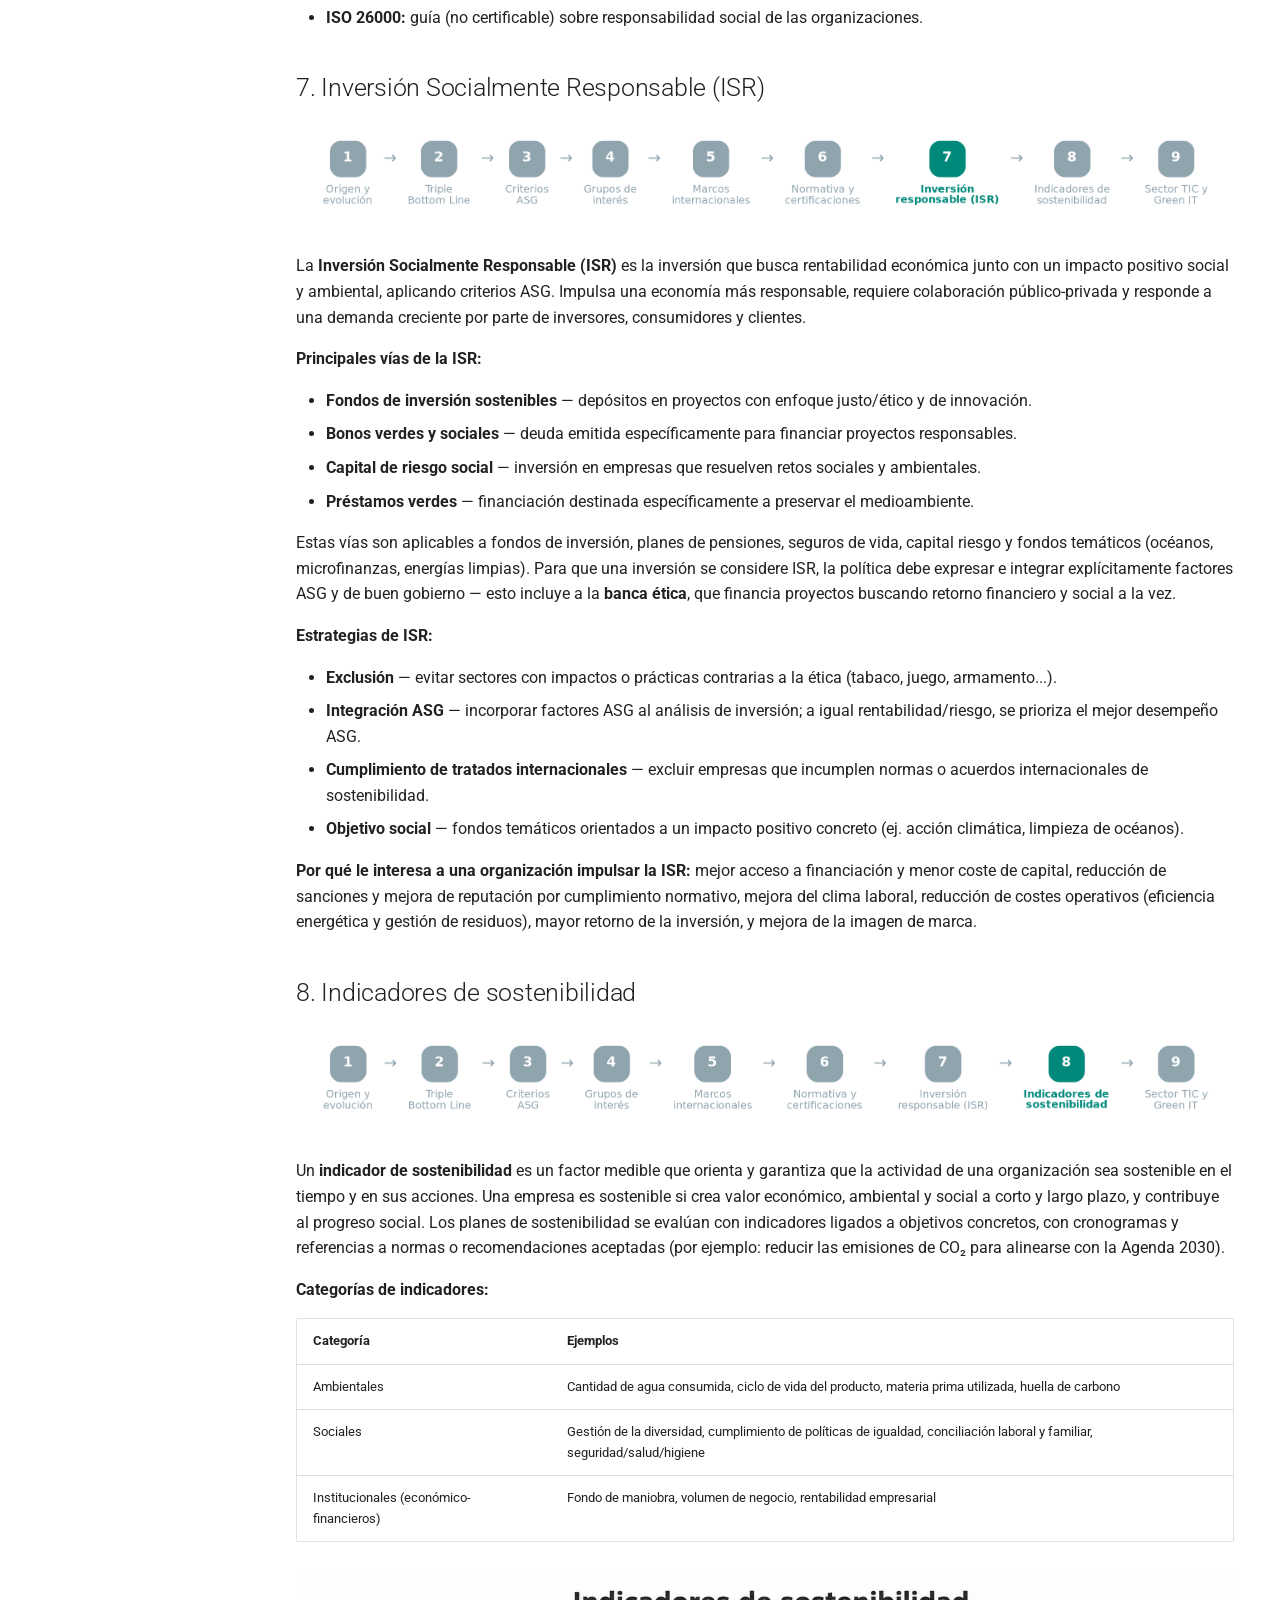
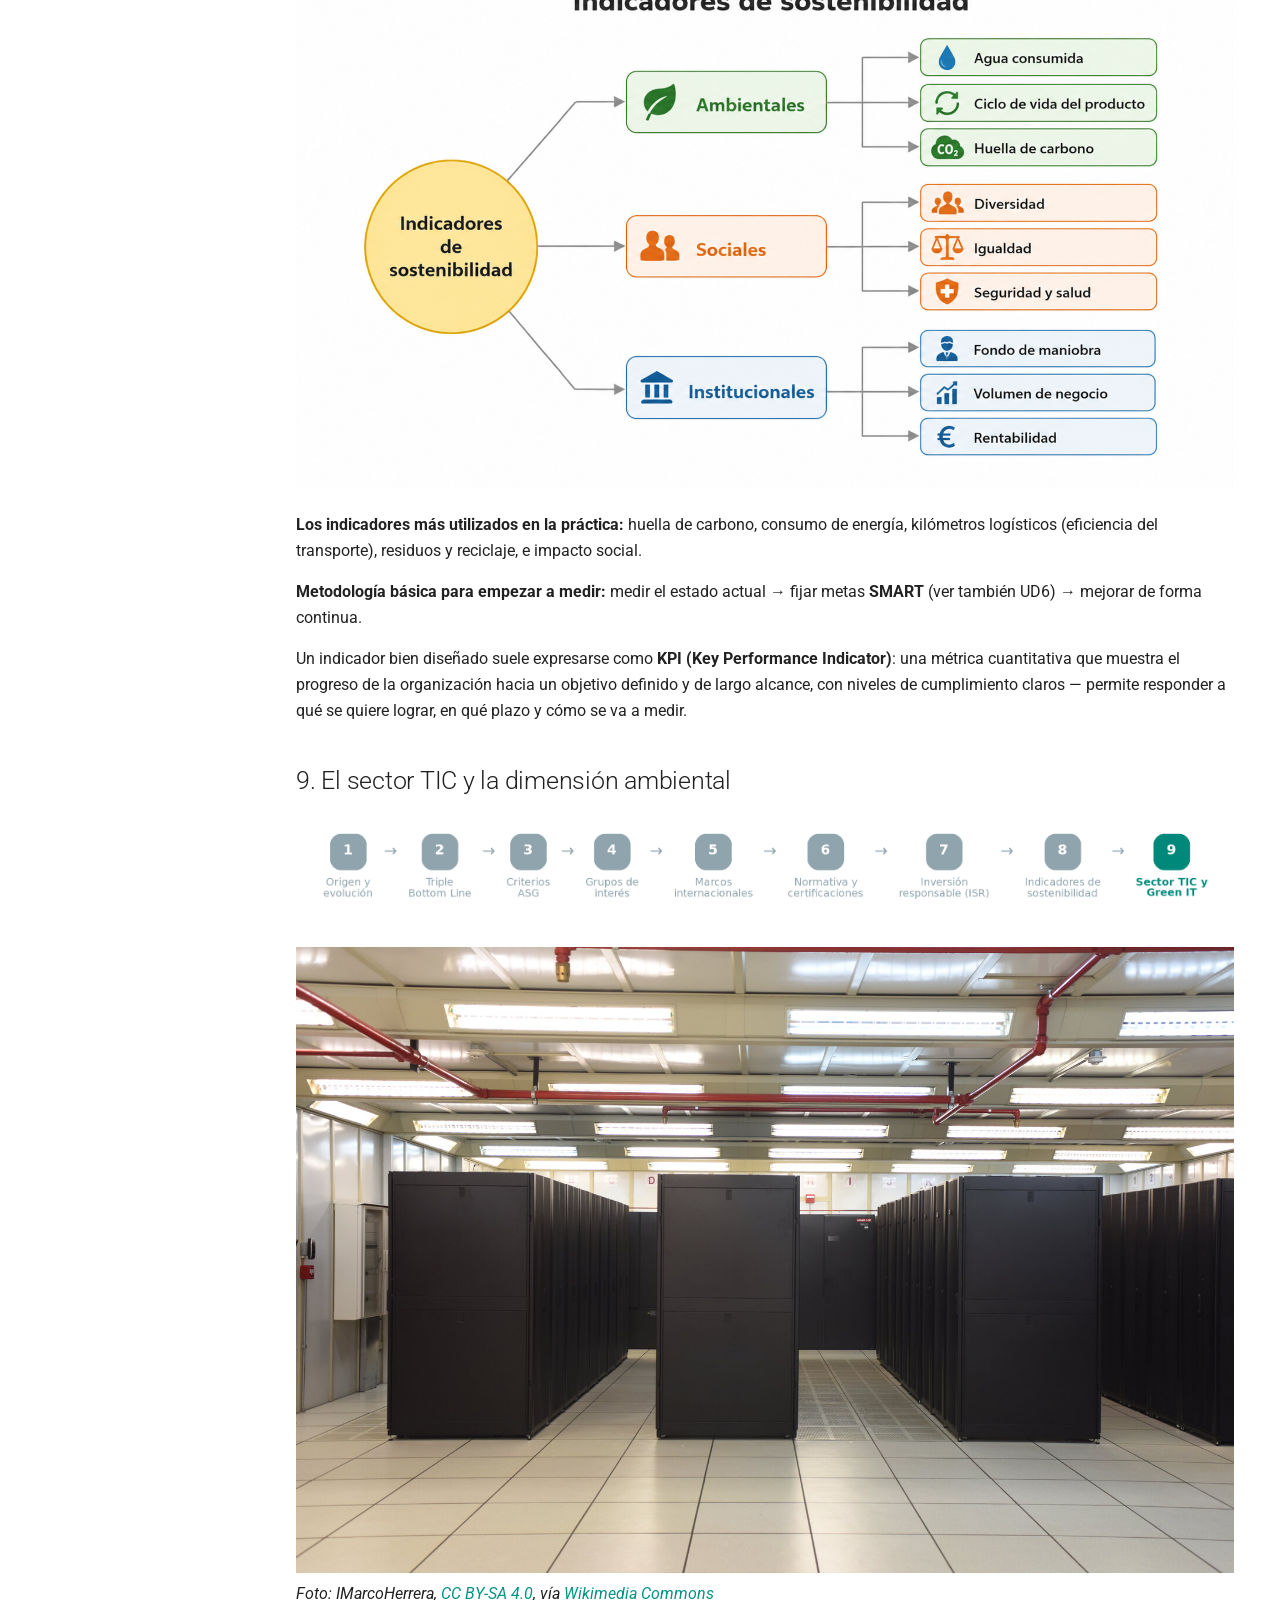
<file: ud1/index.html>
<!doctype html>
<html lang="es" class="no-js">
  <head>
    
      <meta charset="utf-8">
      <meta name="viewport" content="width=device-width,initial-scale=1">
      
        <meta name="description" content="Apuntes del módulo 1708, integrados con ASO">
      
      
        <meta name="author" content="Angela B. Serrano">
      
      
        <link rel="canonical" href="https://angelabserrano.github.io/sostenibilidad/ud1/">
      
      
        <link rel="prev" href="..">
      
      
        <link rel="next" href="../ud2/">
      
      
        
      
      
      <link rel="icon" href="../assets/images/favicon.png">
      <meta name="generator" content="mkdocs-1.6.1, mkdocs-material-9.8.2">
    
    
      
        <title>UD1. Sostenibilidad, ASG y marcos internacionales - Módulo: 1708 Sostenibilidad aplicada al sistema productivo</title>
      
    
    
      <link rel="stylesheet" href="../assets/stylesheets/main.57a0d79d.min.css">
      
        
        <link rel="stylesheet" href="../assets/stylesheets/palette.fb2fffe2.min.css">
      
      


    
    
      
    
    
      
        
        
        <link rel="preconnect" href="https://fonts.gstatic.com" crossorigin>
        <link rel="stylesheet" href="https://fonts.googleapis.com/css?family=Roboto:300,300i,400,400i,700,700i%7CRoboto+Mono:400,400i,700,700i&display=fallback">
        <style>:root{--md-text-font:"Roboto";--md-code-font:"Roboto Mono"}</style>
      
    
    
      <link rel="stylesheet" href="../stylesheets/extra.css">
    
    <script>__md_scope=new URL("..",location),__md_hash=e=>[...e].reduce(((e,_)=>(e<<5)-e+_.charCodeAt(0)),0),__md_get=(e,_=localStorage,t=__md_scope)=>JSON.parse(_.getItem(t.pathname+"."+e)),__md_set=(e,_,t=localStorage,a=__md_scope)=>{try{t.setItem(a.pathname+"."+e,JSON.stringify(_))}catch(e){}}</script>
    
      

    
    
  </head>
  
  
    
    
      
    
    
    
    
    <body dir="ltr" data-md-color-scheme="default" data-md-color-primary="teal" data-md-color-accent="cyan">
  
    
    <input class="md-toggle" data-md-toggle="drawer" type="checkbox" id="__drawer" autocomplete="off">
    <input class="md-toggle" data-md-toggle="search" type="checkbox" id="__search" autocomplete="off">
    <label class="md-overlay" for="__drawer"></label>
    <div data-md-component="skip">
      
        
        <a href="#ud1-sostenibilidad-asg-y-marcos-internacionales" class="md-skip">
          Saltar a contenido
        </a>
      
    </div>
    <div data-md-component="announce">
      
    </div>
    
    
      

  

<header class="md-header md-header--shadow" data-md-component="header">
  <nav class="md-header__inner md-grid" aria-label="Cabecera">
    <a href=".." title="Módulo: 1708 Sostenibilidad aplicada al sistema productivo" class="md-header__button md-logo" aria-label="Módulo: 1708 Sostenibilidad aplicada al sistema productivo" data-md-component="logo">
      
  
  <svg xmlns="http://www.w3.org/2000/svg" viewBox="0 0 24 24"><path d="M12 8a3 3 0 0 0 3-3 3 3 0 0 0-3-3 3 3 0 0 0-3 3 3 3 0 0 0 3 3m0 3.54C9.64 9.35 6.5 8 3 8v11c3.5 0 6.64 1.35 9 3.54 2.36-2.19 5.5-3.54 9-3.54V8c-3.5 0-6.64 1.35-9 3.54"/></svg>

    </a>
    <label class="md-header__button md-icon" for="__drawer">
      
      <svg xmlns="http://www.w3.org/2000/svg" viewBox="0 0 24 24"><path d="M3 6h18v2H3zm0 5h18v2H3zm0 5h18v2H3z"/></svg>
    </label>
    <div class="md-header__title" data-md-component="header-title">
      <div class="md-header__ellipsis">
        <div class="md-header__topic">
          <span class="md-ellipsis">
            Módulo: 1708 Sostenibilidad aplicada al sistema productivo
          </span>
        </div>
        <div class="md-header__topic" data-md-component="header-topic">
          <span class="md-ellipsis">
            
              UD1. Sostenibilidad, ASG y marcos internacionales
            
          </span>
        </div>
      </div>
    </div>
    
      
        <form class="md-header__option" data-md-component="palette">
  
    
    
    
    <input class="md-option" data-md-color-media="" data-md-color-scheme="default" data-md-color-primary="teal" data-md-color-accent="cyan"  aria-label="Modo oscuro"  type="radio" name="__palette" id="__palette_0">
    
      <label class="md-header__button md-icon" title="Modo oscuro" for="__palette_1" hidden>
        <svg xmlns="http://www.w3.org/2000/svg" viewBox="0 0 24 24"><path d="m17.75 4.09-2.53 1.94.91 3.06-2.63-1.81-2.63 1.81.91-3.06-2.53-1.94L12.44 4l1.06-3 1.06 3zm3.5 6.91-1.64 1.25.59 1.98-1.7-1.17-1.7 1.17.59-1.98L15.75 11l2.06-.05L18.5 9l.69 1.95zm-2.28 4.95c.83-.08 1.72 1.1 1.19 1.85-.32.45-.66.87-1.08 1.27C15.17 23 8.84 23 4.94 19.07c-3.91-3.9-3.91-10.24 0-14.14.4-.4.82-.76 1.27-1.08.75-.53 1.93.36 1.85 1.19-.27 2.86.69 5.83 2.89 8.02a9.96 9.96 0 0 0 8.02 2.89m-1.64 2.02a12.08 12.08 0 0 1-7.8-3.47c-2.17-2.19-3.33-5-3.49-7.82-2.81 3.14-2.7 7.96.31 10.98 3.02 3.01 7.84 3.12 10.98.31"/></svg>
      </label>
    
  
    
    
    
    <input class="md-option" data-md-color-media="" data-md-color-scheme="slate" data-md-color-primary="teal" data-md-color-accent="cyan"  aria-label="Modo claro"  type="radio" name="__palette" id="__palette_1">
    
      <label class="md-header__button md-icon" title="Modo claro" for="__palette_0" hidden>
        <svg xmlns="http://www.w3.org/2000/svg" viewBox="0 0 24 24"><path d="M12 7a5 5 0 0 1 5 5 5 5 0 0 1-5 5 5 5 0 0 1-5-5 5 5 0 0 1 5-5m0 2a3 3 0 0 0-3 3 3 3 0 0 0 3 3 3 3 0 0 0 3-3 3 3 0 0 0-3-3m0-7 2.39 3.42C13.65 5.15 12.84 5 12 5s-1.65.15-2.39.42zM3.34 7l4.16-.35A7.2 7.2 0 0 0 5.94 8.5c-.44.74-.69 1.5-.83 2.29zm.02 10 1.76-3.77a7.131 7.131 0 0 0 2.38 4.14zM20.65 7l-1.77 3.79a7.02 7.02 0 0 0-2.38-4.15zm-.01 10-4.14.36c.59-.51 1.12-1.14 1.54-1.86.42-.73.69-1.5.83-2.29zM12 22l-2.41-3.44c.74.27 1.55.44 2.41.44.82 0 1.63-.17 2.37-.44z"/></svg>
      </label>
    
  
</form>
      
    
    
      <script>var palette=__md_get("__palette");if(palette&&palette.color){if("(prefers-color-scheme)"===palette.color.media){var media=matchMedia("(prefers-color-scheme: light)"),input=document.querySelector(media.matches?"[data-md-color-media='(prefers-color-scheme: light)']":"[data-md-color-media='(prefers-color-scheme: dark)']");palette.color.media=input.getAttribute("data-md-color-media"),palette.color.scheme=input.getAttribute("data-md-color-scheme"),palette.color.primary=input.getAttribute("data-md-color-primary"),palette.color.accent=input.getAttribute("data-md-color-accent")}for(var[key,value]of Object.entries(palette.color))document.body.setAttribute("data-md-color-"+key,value)}</script>
    
    
    
      
      
        <label class="md-header__button md-icon" for="__search">
          
          <svg xmlns="http://www.w3.org/2000/svg" viewBox="0 0 24 24"><path d="M9.5 3A6.5 6.5 0 0 1 16 9.5c0 1.61-.59 3.09-1.56 4.23l.27.27h.79l5 5-1.5 1.5-5-5v-.79l-.27-.27A6.52 6.52 0 0 1 9.5 16 6.5 6.5 0 0 1 3 9.5 6.5 6.5 0 0 1 9.5 3m0 2C7 5 5 7 5 9.5S7 14 9.5 14 14 12 14 9.5 12 5 9.5 5"/></svg>
        </label>
        <div class="md-search" data-md-component="search" role="dialog">
  <label class="md-search__overlay" for="__search"></label>
  <div class="md-search__inner" role="search">
    <form class="md-search__form" name="search">
      <input type="text" class="md-search__input" name="query" aria-label="Búsqueda" placeholder="Búsqueda" autocapitalize="off" autocorrect="off" autocomplete="off" spellcheck="false" data-md-component="search-query" required>
      <label class="md-search__icon md-icon" for="__search">
        
        <svg xmlns="http://www.w3.org/2000/svg" viewBox="0 0 24 24"><path d="M9.5 3A6.5 6.5 0 0 1 16 9.5c0 1.61-.59 3.09-1.56 4.23l.27.27h.79l5 5-1.5 1.5-5-5v-.79l-.27-.27A6.52 6.52 0 0 1 9.5 16 6.5 6.5 0 0 1 3 9.5 6.5 6.5 0 0 1 9.5 3m0 2C7 5 5 7 5 9.5S7 14 9.5 14 14 12 14 9.5 12 5 9.5 5"/></svg>
        
        <svg xmlns="http://www.w3.org/2000/svg" viewBox="0 0 24 24"><path d="M20 11v2H8l5.5 5.5-1.42 1.42L4.16 12l7.92-7.92L13.5 5.5 8 11z"/></svg>
      </label>
      <nav class="md-search__options" aria-label="Buscar">
        
        <button type="reset" class="md-search__icon md-icon" title="Limpiar" aria-label="Limpiar" tabindex="-1">
          
          <svg xmlns="http://www.w3.org/2000/svg" viewBox="0 0 24 24"><path d="M19 6.41 17.59 5 12 10.59 6.41 5 5 6.41 10.59 12 5 17.59 6.41 19 12 13.41 17.59 19 19 17.59 13.41 12z"/></svg>
        </button>
      </nav>
      
        <div class="md-search__suggest" data-md-component="search-suggest"></div>
      
    </form>
    <div class="md-search__output">
      <div class="md-search__scrollwrap" tabindex="0" data-md-scrollfix>
        <div class="md-search-result" data-md-component="search-result">
          <div class="md-search-result__meta">
            Inicializando búsqueda
          </div>
          <ol class="md-search-result__list" role="presentation"></ol>
        </div>
      </div>
    </div>
  </div>
</div>
      
    
    
  </nav>
  
</header>
    
    <div class="md-container" data-md-component="container">
      
      
        
          
        
      
      <main class="md-main" data-md-component="main">
        <div class="md-main__inner md-grid">
          
            
              
              <div class="md-sidebar md-sidebar--primary" data-md-component="sidebar" data-md-type="navigation" >
                <div class="md-sidebar__scrollwrap">
                  <div class="md-sidebar__inner">
                    



  

<nav class="md-nav md-nav--primary md-nav--integrated" aria-label="Navegación" data-md-level="0">
  <label class="md-nav__title" for="__drawer">
    <a href=".." title="Módulo: 1708 Sostenibilidad aplicada al sistema productivo" class="md-nav__button md-logo" aria-label="Módulo: 1708 Sostenibilidad aplicada al sistema productivo" data-md-component="logo">
      
  
  <svg xmlns="http://www.w3.org/2000/svg" viewBox="0 0 24 24"><path d="M12 8a3 3 0 0 0 3-3 3 3 0 0 0-3-3 3 3 0 0 0-3 3 3 3 0 0 0 3 3m0 3.54C9.64 9.35 6.5 8 3 8v11c3.5 0 6.64 1.35 9 3.54 2.36-2.19 5.5-3.54 9-3.54V8c-3.5 0-6.64 1.35-9 3.54"/></svg>

    </a>
    Módulo: 1708 Sostenibilidad aplicada al sistema productivo
  </label>
  
  <ul class="md-nav__list" data-md-scrollfix>
    
      
      
  
  
  
  
    <li class="md-nav__item">
      <a href=".." class="md-nav__link">
        
  
  
  <span class="md-ellipsis">
    
  
    Inicio
  

    
  </span>
  
  

      </a>
    </li>
  

    
      
      
  
  
    
  
  
  
    <li class="md-nav__item md-nav__item--active">
      
      <input class="md-nav__toggle md-toggle" type="checkbox" id="__toc">
      
      
        
      
      
        <label class="md-nav__link md-nav__link--active" for="__toc">
          
  
  
  <span class="md-ellipsis">
    
  
    UD1. Sostenibilidad, ASG y marcos internacionales
  

    
  </span>
  
  

          <span class="md-nav__icon md-icon"></span>
        </label>
      
      <a href="./" class="md-nav__link md-nav__link--active">
        
  
  
  <span class="md-ellipsis">
    
  
    UD1. Sostenibilidad, ASG y marcos internacionales
  

    
  </span>
  
  

      </a>
      
        

<nav class="md-nav md-nav--secondary" aria-label="Tabla de contenidos">
  
  
  
    
  
  
    <label class="md-nav__title" for="__toc">
      <span class="md-nav__icon md-icon"></span>
      Tabla de contenidos
    </label>
    <ul class="md-nav__list" data-md-component="toc" data-md-scrollfix>
      
        <li class="md-nav__item">
  <a href="#1-origen-y-evolucion-del-concepto-de-sostenibilidad" class="md-nav__link">
    <span class="md-ellipsis">
      
        1. Origen y evolución del concepto de sostenibilidad
      
    </span>
  </a>
  
</li>
      
        <li class="md-nav__item">
  <a href="#2-el-triple-resultado-triple-bottom-line-y-las-tres-dimensiones" class="md-nav__link">
    <span class="md-ellipsis">
      
        2. El triple resultado (Triple Bottom Line) y las tres dimensiones
      
    </span>
  </a>
  
</li>
      
        <li class="md-nav__item">
  <a href="#3-los-criterios-asg-ambiental-social-gobernanza" class="md-nav__link">
    <span class="md-ellipsis">
      
        3. Los criterios ASG (Ambiental, Social, Gobernanza)
      
    </span>
  </a>
  
</li>
      
        <li class="md-nav__item">
  <a href="#4-los-grupos-de-interes-stakeholders-y-los-criterios-asg" class="md-nav__link">
    <span class="md-ellipsis">
      
        4. Los grupos de interés (stakeholders) y los criterios ASG
      
    </span>
  </a>
  
</li>
      
        <li class="md-nav__item">
  <a href="#5-marcos-internacionales-de-referencia" class="md-nav__link">
    <span class="md-ellipsis">
      
        5. Marcos internacionales de referencia
      
    </span>
  </a>
  
    <nav class="md-nav" aria-label="5. Marcos internacionales de referencia">
      <ul class="md-nav__list">
        
          <li class="md-nav__item">
  <a href="#51-agenda-2030-los-ods-y-las-5p" class="md-nav__link">
    <span class="md-ellipsis">
      
        5.1 Agenda 2030, los ODS y las 5P
      
    </span>
  </a>
  
</li>
        
          <li class="md-nav__item">
  <a href="#52-marco-de-cooperacion-de-las-naciones-unidas-para-el-desarrollo-sostenible" class="md-nav__link">
    <span class="md-ellipsis">
      
        5.2 Marco de Cooperación de las Naciones Unidas para el Desarrollo Sostenible
      
    </span>
  </a>
  
</li>
        
          <li class="md-nav__item">
  <a href="#53-pacto-verde-europeo-european-green-deal" class="md-nav__link">
    <span class="md-ellipsis">
      
        5.3 Pacto Verde Europeo (European Green Deal)
      
    </span>
  </a>
  
</li>
        
          <li class="md-nav__item">
  <a href="#54-acuerdo-de-paris" class="md-nav__link">
    <span class="md-ellipsis">
      
        5.4 Acuerdo de París
      
    </span>
  </a>
  
</li>
        
          <li class="md-nav__item">
  <a href="#55-ambito-espanol-y-valenciano" class="md-nav__link">
    <span class="md-ellipsis">
      
        5.5 Ámbito español y valenciano
      
    </span>
  </a>
  
</li>
        
      </ul>
    </nav>
  
</li>
      
        <li class="md-nav__item">
  <a href="#6-de-los-marcos-a-la-norma-gobernanza-y-reporting" class="md-nav__link">
    <span class="md-ellipsis">
      
        6. De los marcos a la norma: gobernanza y reporting
      
    </span>
  </a>
  
</li>
      
        <li class="md-nav__item">
  <a href="#7-inversion-socialmente-responsable-isr" class="md-nav__link">
    <span class="md-ellipsis">
      
        7. Inversión Socialmente Responsable (ISR)
      
    </span>
  </a>
  
</li>
      
        <li class="md-nav__item">
  <a href="#8-indicadores-de-sostenibilidad" class="md-nav__link">
    <span class="md-ellipsis">
      
        8. Indicadores de sostenibilidad
      
    </span>
  </a>
  
</li>
      
        <li class="md-nav__item">
  <a href="#9-el-sector-tic-y-la-dimension-ambiental" class="md-nav__link">
    <span class="md-ellipsis">
      
        9. El sector TIC y la dimensión ambiental
      
    </span>
  </a>
  
</li>
      
        <li class="md-nav__item">
  <a href="#glosario" class="md-nav__link">
    <span class="md-ellipsis">
      
        Glosario
      
    </span>
  </a>
  
</li>
      
        <li class="md-nav__item">
  <a href="#actividades" class="md-nav__link">
    <span class="md-ellipsis">
      
        Actividades
      
    </span>
  </a>
  
</li>
      
    </ul>
  
</nav>
      
    </li>
  

    
      
      
  
  
  
  
    <li class="md-nav__item">
      <a href="../ud2/" class="md-nav__link">
        
  
  
  <span class="md-ellipsis">
    
  
    UD2. Retos ambientales y sociales
  

    
  </span>
  
  

      </a>
    </li>
  

    
      
      
  
  
  
  
    <li class="md-nav__item">
      <a href="../ud3/" class="md-nav__link">
        
  
  
  <span class="md-ellipsis">
    
  
    UD3. Los ODS en el desempeño profesional
  

    
  </span>
  
  

      </a>
    </li>
  

    
      
      
  
  
  
  
    <li class="md-nav__item">
      <a href="../ud4/" class="md-nav__link">
        
  
  
  <span class="md-ellipsis">
    
  
    UD4. Economía circular
  

    
  </span>
  
  

      </a>
    </li>
  

    
      
      
  
  
  
  
    <li class="md-nav__item">
      <a href="../ud5/" class="md-nav__link">
        
  
  
  <span class="md-ellipsis">
    
  
    UD5. Actividades sostenibles (Formación en empresa)
  

    
  </span>
  
  

      </a>
    </li>
  

    
      
      
  
  
  
  
    <li class="md-nav__item">
      <a href="../ud6/" class="md-nav__link">
        
  
  
  <span class="md-ellipsis">
    
  
    UD6. El plan de sostenibilidad
  

    
  </span>
  
  

      </a>
    </li>
  

    
  </ul>
</nav>
                  </div>
                </div>
              </div>
            
            
          
          
            <div class="md-content" data-md-component="content">
              
              <article class="md-content__inner md-typeset">
                
                  



<h1 id="ud1-sostenibilidad-asg-y-marcos-internacionales">UD1 — Sostenibilidad, ASG y marcos internacionales<a class="headerlink" href="#ud1-sostenibilidad-asg-y-marcos-internacionales" title="Permanent link">&para;</a></h1>
<p><a class="volver-indice" href="../"><span class="twemoji"><svg xmlns="http://www.w3.org/2000/svg" viewBox="0 0 24 24"><path d="M20 11v2H8l5.5 5.5-1.42 1.42L4.16 12l7.92-7.92L13.5 5.5 8 11z"/></svg></span> Volver al índice de todas las unidades</a></p>
<p><img alt="Sala de servidores de un centro de datos, iluminación LED azul" src="../assets/img/ud1_00_portada_datacenter.jpg" />
<em>Foto: BalticServers.com, <a href="https://creativecommons.org/licenses/by-sa/3.0/">CC BY-SA 3.0</a>, vía <a href="https://commons.wikimedia.org/wiki/File:BalticServers_data_center.jpg">Wikimedia Commons</a></em></p>
<div class="admonition abstract">
<p class="admonition-title">Resultado de aprendizaje</p>
<p>Esta unidad desarrolla el <strong>RA1</strong> del módulo 1708: <em>«Identifica los aspectos ambientales, sociales y de gobernanza (ASG) relativos a la sostenibilidad teniendo en cuenta el concepto de desarrollo sostenible y los marcos internacionales que contribuyen a su consecución.»</em></p>
</div>
<p><strong>💡 Antes de empezar...</strong></p>
<p><strong>¿Qué tienen en común ver una serie en streaming, guardar un archivo en la nube o hacer una consulta a una IA?</strong></p>
<p>Aunque no lo veamos, todas estas acciones utilizan centros de datos, servidores y redes que consumen energía las 24 horas del día.</p>
<p>Como futuro <strong>administrador de sistemas y redes</strong>, tú serás quien configure y gestione esa infraestructura. Tus decisiones influirán en el consumo energético, la vida útil del hardware y la eficiencia de los sistemas.</p>
<p><strong>La sostenibilidad también forma parte de tu trabajo.</strong></p>
<p>En esta unidad descubrirás por qué.</p>
<hr />
<h2 id="1-origen-y-evolucion-del-concepto-de-sostenibilidad">1. Origen y evolución del concepto de sostenibilidad<a class="headerlink" href="#1-origen-y-evolucion-del-concepto-de-sostenibilidad" title="Permanent link">&para;</a></h2>
<p><img alt="Mapa de la Unidad 1: paso 1 de 9" src="../assets/img/ud1_mapa_1.png" /></p>
<p><strong>¿Qué es la sostenibilidad?</strong></p>
<p>La <strong>sostenibilidad</strong> es la capacidad de satisfacer las necesidades del presente sin comprometer las de las generaciones futuras. Para ello, busca un equilibrio entre el crecimiento económico, el bienestar social y la protección del medio ambiente, garantizando un desarrollo que pueda mantenerse en el tiempo.</p>
<p>En términos prácticos, la sostenibilidad implica:</p>
<ul>
<li><strong>Mejorar la calidad de vida</strong> de las personas.</li>
<li><strong>Proteger el medio ambiente</strong> y utilizar los recursos de forma responsable.</li>
<li><strong>Impulsar un desarrollo económico</strong> viable y sostenible.</li>
<li><strong>Equilibrar</strong> las dimensiones económica, social y ambiental, como veremos en el siguiente apartado con el <strong>Triple Bottom Line</strong>.</li>
</ul>
<p>El concepto de sostenibilidad no nace de golpe en un único documento: es el resultado de varias décadas de debate internacional sobre los límites del crecimiento económico.</p>
<p><img alt="Tabla de evolución del concepto de sostenibilidad: hitos de 1972 a 2015 y su aportación" src="../assets/img/ud1_01_tabla_evolucion_sostenibilidad.png" /></p>
<p><strong>Idea clave:</strong> la sostenibilidad pasó de ser una preocupación ambiental aislada (años 70) a un marco integral que abarca economía, sociedad y gobernanza (desde los años 90 hasta hoy).</p>
<h2 id="2-el-triple-resultado-triple-bottom-line-y-las-tres-dimensiones">2. El triple resultado (Triple Bottom Line) y las tres dimensiones<a class="headerlink" href="#2-el-triple-resultado-triple-bottom-line-y-las-tres-dimensiones" title="Permanent link">&para;</a></h2>
<p><img alt="Mapa de la Unidad 1: paso 2 de 9" src="../assets/img/ud1_mapa_2.png" /></p>
<p>En 1994, John Elkington acuñó el concepto de <strong>Triple Bottom Line</strong> (<em>People, Planet, Profit</em>): una empresa sostenible no se mide solo por su beneficio económico, sino por el balance conjunto de sus resultados económicos, sociales y ambientales.</p>
<p>De ahí derivan las tres dimensiones clásicas de la sostenibilidad:</p>
<ul>
<li><strong>Dimensión ambiental</strong> — capacidad de los ecosistemas de absorber la actividad humana sin degradarse de forma irreversible.</li>
<li><strong>Dimensión social</strong> — equidad, derechos humanos, condiciones laborales dignas, cohesión de las comunidades.</li>
<li><strong>Dimensión económica</strong> — viabilidad financiera real, sin trasladar costes ocultos (externalidades) al medio ambiente o a la sociedad.</li>
</ul>
<p><strong>Ejemplos reales por dimensión</strong> (para ver que no son categorías abstractas):</p>
<table>
<thead>
<tr>
<th>Dimensión</th>
<th>Empresa</th>
<th>Acción concreta</th>
</tr>
</thead>
<tbody>
<tr>
<td>Ambiental</td>
<td>Grupo Bimbo</td>
<td>Reduce su impacto mediante agricultura regenerativa en su cadena de suministro</td>
</tr>
<tr>
<td>Social</td>
<td>CEMEX</td>
<td>Favorece programas de autoconstrucción para lograr vivienda digna en comunidades vulnerables</td>
</tr>
<tr>
<td>Económica</td>
<td>Unilever</td>
<td>Crece apoyándose en sostenibilidad: reciclaje de envases, uso de materiales reciclados, campañas de consumo responsable</td>
</tr>
</tbody>
</table>
<p><img alt="Las tres dimensiones convergen en el desarrollo sostenible" src="../assets/img/02_triple_bottom_line.png" /></p>
<p><strong>Sostenibilidad débil vs. sostenibilidad fuerte:</strong></p>
<ul>
<li>La <em>sostenibilidad débil</em> asume que el capital natural (recursos, ecosistemas) puede sustituirse por capital construido (tecnología, infraestructura) sin pérdida neta de bienestar.</li>
<li>La <em>sostenibilidad fuerte</em> sostiene que hay funciones ecológicas críticas (clima estable, biodiversidad, agua dulce) que no tienen sustituto tecnológico y deben protegerse como límites no negociables (concepto de "límites planetarios", Rockström et al., 2009).</li>
</ul>
<h2 id="3-los-criterios-asg-ambiental-social-gobernanza">3. Los criterios ASG (Ambiental, Social, Gobernanza)<a class="headerlink" href="#3-los-criterios-asg-ambiental-social-gobernanza" title="Permanent link">&para;</a></h2>
<p><img alt="Mapa de la Unidad 1: paso 3 de 9" src="../assets/img/ud1_mapa_3.png" /></p>
<p>Cuando estas tres dimensiones se aplican al mundo empresarial, se convierten en criterios <strong>ASG</strong>: el estándar que usan las organizaciones para medir, gestionar y reportar su sostenibilidad de forma comparable entre empresas.</p>
<p><img alt="Tabla de criterios ASG: qué mide cada dimensión, indicadores típicos y ejemplos en el sector TIC" src="../assets/img/ud1_03_tabla_criterios.png" /></p>
<p>Los criterios ASG <strong>ya no son solo una declaración voluntaria de buenas intenciones</strong>: cada vez más marcos legales obligan a medirlos, auditarlos y publicarlos (ver punto 6).</p>
<h2 id="4-los-grupos-de-interes-stakeholders-y-los-criterios-asg">4. Los grupos de interés (stakeholders) y los criterios ASG<a class="headerlink" href="#4-los-grupos-de-interes-stakeholders-y-los-criterios-asg" title="Permanent link">&para;</a></h2>
<p><img alt="Mapa de la Unidad 1: paso 4 de 9" src="../assets/img/ud1_mapa_4.png" /></p>
<p>Las decisiones empresariales afectan a múltiples <strong>grupos de interés (stakeholders)</strong>, internos y externos — y, a su vez, las decisiones de esos grupos pueden beneficiar o perjudicar a la empresa. Cada grupo tiene intereses, metas y ambiciones propias, por lo que es habitual que surjan tensiones entre ellos: por ejemplo, los accionistas suelen buscar maximizar el beneficio, mientras los empleados priorizan las condiciones sociolaborales — un conflicto que la empresa debe equilibrar. Los criterios ASG ayudan precisamente a identificar y gestionar estos intereses y su impacto en la empresa.</p>
<p><strong>Clasificación de los principales stakeholders:</strong></p>
<table>
<thead>
<tr>
<th>Grupo</th>
<th>Interés principal</th>
</tr>
</thead>
<tbody>
<tr>
<td>Propietarios</td>
<td>Visión a largo plazo, foco en gobernanza</td>
</tr>
<tr>
<td>Inversores</td>
<td>Maximizar el rendimiento; suelen impulsar finanzas sostenibles</td>
</tr>
<tr>
<td>Empleados</td>
<td>Condiciones laborales, conciliación, participación en decisiones</td>
</tr>
<tr>
<td>Proveedores</td>
<td>Aportan materias primas y servicios; deben alinearse con criterios ASG del cliente</td>
</tr>
<tr>
<td>Medios de comunicación</td>
<td>Difunden y fiscalizan las políticas ASG; influyen en la imagen pública</td>
</tr>
<tr>
<td>Clientes</td>
<td>Exigen calidad y sostenibilidad; su preferencia guía productos y reputación</td>
</tr>
<tr>
<td>Acreedores</td>
<td>Bancos y prestamistas; condicionan financiación según el riesgo ASG</td>
</tr>
<tr>
<td>Sindicatos</td>
<td>Representan a los trabajadores; negocian salarios, derechos y clima laboral</td>
</tr>
<tr>
<td>Comunidades locales</td>
<td>Vecindario afectado por los impactos sociales y ambientales de la empresa</td>
</tr>
<tr>
<td>Instituciones políticas</td>
<td>Regulan, recaudan impuestos y marcan normas de sostenibilidad</td>
</tr>
</tbody>
</table>
<p><img alt="Mapa radial de los grupos de interés alrededor de la empresa" src="../assets/img/04_stakeholders.png" /></p>
<p>Esta clasificación se retomará en UD6, donde se aplicará a un caso concreto (mediante una matriz de poder-interés) para diseñar un plan de sostenibilidad real.</p>
<h2 id="5-marcos-internacionales-de-referencia">5. Marcos internacionales de referencia<a class="headerlink" href="#5-marcos-internacionales-de-referencia" title="Permanent link">&para;</a></h2>
<p><img alt="Mapa de la Unidad 1: paso 5 de 9" src="../assets/img/ud1_mapa_5.png" /></p>
<h3 id="51-agenda-2030-los-ods-y-las-5p">5.1 Agenda 2030, los ODS y las 5P<a class="headerlink" href="#51-agenda-2030-los-ods-y-las-5p" title="Permanent link">&para;</a></h3>
<p>Aprobada por la Asamblea General de la ONU en septiembre de 2015. Sustituye a los ODM y amplía su alcance: <strong>17 objetivos y 169 metas</strong>, económicas, sociales y ambientales, integradas e indivisibles, aplicables a todos los países (no solo en desarrollo), con horizonte 2030. Su principio rector es <em>"no dejar a nadie atrás"</em>.</p>
<p><img alt="Los 17 Objetivos de Desarrollo Sostenible (ODS)" src="../assets/img/objetivos_desarrollo_sostenible.png" /></p>
<p>Para organizar y dar seguimiento a estos 17 objetivos, la propia Agenda 2030 los agrupa en <strong>las 5P del desarrollo sostenible</strong>:</p>
<ul>
<li><strong>Personas</strong> — acceso universal a salud, educación, recursos y oportunidades; equidad e inclusión de colectivos vulnerables.</li>
<li><strong>Planeta</strong> — uso responsable de los recursos dentro de los límites planetarios; acción climática y protección de la biodiversidad.</li>
<li><strong>Prosperidad</strong> — crecimiento innovador que reduzca la pobreza; empleo digno y finanzas sostenibles.</li>
<li><strong>Paz</strong> — instituciones eficaces y transparentes; estado de derecho y reducción de la violencia y la corrupción.</li>
<li><strong>Participación (<em>Partnership</em>)</strong> — cooperación global público-privada, movilizando financiación, tecnología y datos para alcanzar los ODS.</li>
</ul>
<p><img alt="Las 5P irradian desde la Agenda 2030" src="../assets/img/06_5p.png" /></p>
<p><strong>ODS especialmente relevantes para el perfil TIC/ASIR</strong> (sin dejar de tener presentes los 17):</p>
<ul>
<li><strong>ODS 7 — Energía asequible y no contaminante:</strong> acceso a energía renovable, eficiencia energética.</li>
<li><strong>ODS 9 — Industria, innovación e infraestructura:</strong> infraestructuras resilientes, industrialización sostenible, fomento de la innovación (incluye explícitamente el acceso a las TIC como meta 9.c).</li>
<li><strong>ODS 12 — Producción y consumo responsables:</strong> gestión sostenible de recursos, reducción de residuos, información al consumidor.</li>
<li><strong>ODS 13 — Acción por el clima:</strong> integración de medidas contra el cambio climático en las políticas, estrategias y planes de las organizaciones.</li>
</ul>
<h3 id="52-marco-de-cooperacion-de-las-naciones-unidas-para-el-desarrollo-sostenible">5.2 Marco de Cooperación de las Naciones Unidas para el Desarrollo Sostenible<a class="headerlink" href="#52-marco-de-cooperacion-de-las-naciones-unidas-para-el-desarrollo-sostenible" title="Permanent link">&para;</a></h3>
<p>Es el instrumento principal que usa la ONU para <strong>planificar y ejecutar el desarrollo a nivel nacional</strong>, guiando la programación, implementación, seguimiento, informes y evaluación de la Agenda 2030 en cada país. Tiene cuatro objetivos:</p>
<ol>
<li>Articular la respuesta colectiva de la ONU a cada país.</li>
<li>Impulsar alianzas propias de la Agenda 2030.</li>
<li>Traducir los principios de la Agenda en acciones tangibles.</li>
<li>Dotar de herramientas para adaptar las respuestas a la realidad de cada país.</li>
</ol>
<h3 id="53-pacto-verde-europeo-european-green-deal">5.3 Pacto Verde Europeo (European Green Deal)<a class="headerlink" href="#53-pacto-verde-europeo-european-green-deal" title="Permanent link">&para;</a></h3>
<p>Estrategia de la Comisión Europea presentada en diciembre de 2019. Objetivo central: convertir a la UE en la primera economía climáticamente neutra del mundo en <strong>2050</strong>, con un objetivo intermedio de reducción de emisiones del <strong>55% para 2030</strong> respecto a niveles de 1990 (paquete legislativo <em>Fit for 55</em>).</p>
<p>Elementos del Pacto Verde con impacto directo en el sector digital:</p>
<ul>
<li><strong>Estrategia de "doble transición" (twin transition):</strong> la transición ecológica y la transición digital se plantean como inseparables — la digitalización debe ser palanca de sostenibilidad, no un nuevo problema ambiental.</li>
<li><strong>Taxonomía verde europea (Reglamento UE 2020/852):</strong> sistema de clasificación que determina qué actividades económicas se consideran "ambientalmente sostenibles", usado por inversores y también aplicable a centros de datos y servicios digitales.</li>
<li><strong>Mecanismo de Transición Justa:</strong> fondos para que sectores y regiones afectados por la transición no queden atrás.</li>
</ul>
<h3 id="54-acuerdo-de-paris">5.4 Acuerdo de París<a class="headerlink" href="#54-acuerdo-de-paris" title="Permanent link">&para;</a></h3>
<p>Tratado internacional sobre cambio climático, adoptado el 12 de diciembre de 2015 en la COP21 (196 partes) y en vigor desde el 4 de noviembre de 2016. Es el marco jurídico superior del que derivan las políticas nacionales y regionales (incluido el Pacto Verde Europeo).</p>
<ul>
<li><strong>Objetivo:</strong> limitar el aumento de la temperatura media global muy por debajo de 2°C respecto a niveles preindustriales, e intentar limitarlo a 1,5°C.</li>
<li><strong>Mecanismo:</strong> cada país presenta sus propias <strong>Contribuciones Determinadas a Nivel Nacional (NDC)</strong>, con revisiones periódicas al alza (mecanismo de ambición creciente) en las cumbres anuales (COP).</li>
<li>No fija cómo debe conseguirlo cada país — esa concreción es la que hace, en el caso de la UE, el Pacto Verde Europeo.</li>
</ul>
<p><strong>Relación jerárquica entre los marcos:</strong> el Acuerdo de París fija el objetivo climático global → el Pacto Verde Europeo lo traduce en política y legislación regional → los ODS aportan el marco de objetivos más amplio (no solo climático) que las organizaciones usan para estructurar su propio reporting de sostenibilidad.</p>
<p><img alt="Jerarquía de marcos: de lo global a lo autonómico" src="../assets/img/05_jerarquia_marcos.png" /></p>
<h3 id="55-ambito-espanol-y-valenciano">5.5 Ámbito español y valenciano<a class="headerlink" href="#55-ambito-espanol-y-valenciano" title="Permanent link">&para;</a></h3>
<ul>
<li><strong>Ley 7/2021, de 20 de mayo, de cambio climático y transición energética:</strong> traspone a España los compromisos del Acuerdo de París y del Pacto Verde; fija el objetivo de neutralidad climática en 2050 y reducción del 23% de emisiones para 2030 respecto a 1990.</li>
<li><strong>Marco Estratégico de Energía y Clima:</strong> concreta esos compromisos con cuatro objetivos — modernizar la economía y crear empleo, liderar la producción de energías y tecnologías limpias, mejorar la salud y el medioambiente, y avanzar en justicia social. Se articula en tres instrumentos:</li>
<li>La propia <strong>Ley 7/2021</strong>, ya citada.</li>
<li>La <strong>Estrategia de Transición Justa</strong>, que acompaña a los territorios y sectores más afectados por la descarbonización (ej. zonas mineras o industriales en reconversión).</li>
<li>El <strong>PNIEC (Plan Nacional Integrado de Energía y Clima)</strong>, que fija los objetivos concretos y cuantificados de reducción de emisiones y despliegue de renovables para cada periodo.</li>
<li><strong>Estrategia Valenciana de Desarrollo Sostenible / Agenda Valenciana de Sostenibilidad:</strong> adaptación autonómica de la Agenda 2030, con seguimiento propio de los ODS a nivel de la Comunitat Valenciana.</li>
</ul>
<h2 id="6-de-los-marcos-a-la-norma-gobernanza-y-reporting">6. De los marcos a la norma: gobernanza y reporting<a class="headerlink" href="#6-de-los-marcos-a-la-norma-gobernanza-y-reporting" title="Permanent link">&para;</a></h2>
<p><img alt="Mapa de la Unidad 1: paso 6 de 9" src="../assets/img/ud1_mapa_6.png" /></p>
<p>Los marcos anteriores son compromisos políticos; para las empresas se concretan en <strong>normativa de obligado cumplimiento</strong> o <strong>certificaciones voluntarias</strong>:</p>
<p><strong>CSRD (Corporate Sustainability Reporting Directive)</strong> — Directiva (UE) 2022/2464</p>
<ul>
<li>Sustituye y amplía la anterior Directiva de Información No Financiera (NFRD).</li>
<li>Obliga a un número creciente de empresas a publicar un informe de sostenibilidad auditado externamente, con el mismo nivel de exigencia que la información financiera.</li>
<li>Se aplica de forma escalonada: grandes empresas de interés público (desde ejercicio 2024), grandes empresas en general (desde 2025), PYMEs cotizadas (desde 2026, con posibilidad de aplazamiento).</li>
<li>Exige el principio de <strong>doble materialidad</strong>: la empresa debe reportar tanto el impacto de la sostenibilidad <em>sobre</em> su negocio (materialidad financiera) como el impacto de su negocio <em>sobre</em> la sostenibilidad (materialidad de impacto).</li>
<li>Se desarrolla técnicamente mediante los estándares <strong>ESRS</strong> (European Sustainability Reporting Standards).</li>
</ul>
<p><strong>ISO 14001</strong> — Sistemas de gestión ambiental</p>
<ul>
<li>Norma internacional certificable (auditoría externa) que acredita que una organización tiene implantado un sistema de gestión ambiental.</li>
<li>Se basa en el ciclo de mejora continua <strong>PDCA</strong> (Plan-Do-Check-Act: planificar, hacer, verificar, actuar).</li>
<li>A diferencia de la CSRD (que exige <em>reportar</em> impactos), la ISO 14001 exige <em>gestionar activamente</em> esos impactos con un sistema documentado.</li>
</ul>
<p><img alt="Ciclo PDCA: Plan, Do, Check, Act" src="../assets/img/07_pdca.png" /></p>
<p><strong>Otros marcos de referencia relevantes:</strong></p>
<ul>
<li><strong>GRI (Global Reporting Initiative):</strong> estándares de reporting de sostenibilidad más usados a nivel mundial antes de la CSRD; muchas empresas siguen usándolos como complemento.</li>
<li><strong>Pacto Mundial de Naciones Unidas (UN Global Compact):</strong> compromiso voluntario en torno a 10 principios sobre derechos humanos, trabajo, medio ambiente y anticorrupción.</li>
<li><strong>ISO 26000:</strong> guía (no certificable) sobre responsabilidad social de las organizaciones.</li>
</ul>
<h2 id="7-inversion-socialmente-responsable-isr">7. Inversión Socialmente Responsable (ISR)<a class="headerlink" href="#7-inversion-socialmente-responsable-isr" title="Permanent link">&para;</a></h2>
<p><img alt="Mapa de la Unidad 1: paso 7 de 9" src="../assets/img/ud1_mapa_7.png" /></p>
<p>La <strong>Inversión Socialmente Responsable (ISR)</strong> es la inversión que busca rentabilidad económica junto con un impacto positivo social y ambiental, aplicando criterios ASG. Impulsa una economía más responsable, requiere colaboración público-privada y responde a una demanda creciente por parte de inversores, consumidores y clientes.</p>
<p><strong>Principales vías de la ISR:</strong></p>
<ul>
<li><strong>Fondos de inversión sostenibles</strong> — depósitos en proyectos con enfoque justo/ético y de innovación.</li>
<li><strong>Bonos verdes y sociales</strong> — deuda emitida específicamente para financiar proyectos responsables.</li>
<li><strong>Capital de riesgo social</strong> — inversión en empresas que resuelven retos sociales y ambientales.</li>
<li><strong>Préstamos verdes</strong> — financiación destinada específicamente a preservar el medioambiente.</li>
</ul>
<p>Estas vías son aplicables a fondos de inversión, planes de pensiones, seguros de vida, capital riesgo y fondos temáticos (océanos, microfinanzas, energías limpias). Para que una inversión se considere ISR, la política debe expresar e integrar explícitamente factores ASG y de buen gobierno — esto incluye a la <strong>banca ética</strong>, que financia proyectos buscando retorno financiero y social a la vez.</p>
<p><strong>Estrategias de ISR:</strong></p>
<ul>
<li><strong>Exclusión</strong> — evitar sectores con impactos o prácticas contrarias a la ética (tabaco, juego, armamento...).</li>
<li><strong>Integración ASG</strong> — incorporar factores ASG al análisis de inversión; a igual rentabilidad/riesgo, se prioriza el mejor desempeño ASG.</li>
<li><strong>Cumplimiento de tratados internacionales</strong> — excluir empresas que incumplen normas o acuerdos internacionales de sostenibilidad.</li>
<li><strong>Objetivo social</strong> — fondos temáticos orientados a un impacto positivo concreto (ej. acción climática, limpieza de océanos).</li>
</ul>
<p><strong>Por qué le interesa a una organización impulsar la ISR:</strong> mejor acceso a financiación y menor coste de capital, reducción de sanciones y mejora de reputación por cumplimiento normativo, mejora del clima laboral, reducción de costes operativos (eficiencia energética y gestión de residuos), mayor retorno de la inversión, y mejora de la imagen de marca.</p>
<h2 id="8-indicadores-de-sostenibilidad">8. Indicadores de sostenibilidad<a class="headerlink" href="#8-indicadores-de-sostenibilidad" title="Permanent link">&para;</a></h2>
<p><img alt="Mapa de la Unidad 1: paso 8 de 9" src="../assets/img/ud1_mapa_8.png" /></p>
<p>Un <strong>indicador de sostenibilidad</strong> es un factor medible que orienta y garantiza que la actividad de una organización sea sostenible en el tiempo y en sus acciones. Una empresa es sostenible si crea valor económico, ambiental y social a corto y largo plazo, y contribuye al progreso social. Los planes de sostenibilidad se evalúan con indicadores ligados a objetivos concretos, con cronogramas y referencias a normas o recomendaciones aceptadas (por ejemplo: reducir las emisiones de CO₂ para alinearse con la Agenda 2030).</p>
<p><strong>Categorías de indicadores:</strong></p>
<table>
<thead>
<tr>
<th>Categoría</th>
<th>Ejemplos</th>
</tr>
</thead>
<tbody>
<tr>
<td>Ambientales</td>
<td>Cantidad de agua consumida, ciclo de vida del producto, materia prima utilizada, huella de carbono</td>
</tr>
<tr>
<td>Sociales</td>
<td>Gestión de la diversidad, cumplimiento de políticas de igualdad, conciliación laboral y familiar, seguridad/salud/higiene</td>
</tr>
<tr>
<td>Institucionales (económico-financieros)</td>
<td>Fondo de maniobra, volumen de negocio, rentabilidad empresarial</td>
</tr>
</tbody>
</table>
<p><img alt="Árbol de categorías de indicadores de sostenibilidad" src="../assets/img/08_indicadores.png" /></p>
<p><strong>Los indicadores más utilizados en la práctica:</strong> huella de carbono, consumo de energía, kilómetros logísticos (eficiencia del transporte), residuos y reciclaje, e impacto social.</p>
<p><strong>Metodología básica para empezar a medir:</strong> medir el estado actual → fijar metas <strong>SMART</strong> (ver también UD6) → mejorar de forma continua.</p>
<p>Un indicador bien diseñado suele expresarse como <strong>KPI (Key Performance Indicator)</strong>: una métrica cuantitativa que muestra el progreso de la organización hacia un objetivo definido y de largo alcance, con niveles de cumplimiento claros — permite responder a qué se quiere lograr, en qué plazo y cómo se va a medir.</p>
<h2 id="9-el-sector-tic-y-la-dimension-ambiental">9. El sector TIC y la dimensión ambiental<a class="headerlink" href="#9-el-sector-tic-y-la-dimension-ambiental" title="Permanent link">&para;</a></h2>
<p><img alt="Mapa de la Unidad 1: paso 9 de 9" src="../assets/img/ud1_mapa_9.png" /></p>
<p><img alt="Pasillo de un centro de datos con racks cerrados y tuberías de extinción de incendios" src="../assets/img/ud1_09_datacenter_arsat.jpg" />
<em>Foto: IMarcoHerrera, <a href="https://creativecommons.org/licenses/by-sa/4.0/">CC BY-SA 4.0</a>, vía <a href="https://commons.wikimedia.org/wiki/File:Datacenter_de_ARSAT.jpg">Wikimedia Commons</a></em></p>
<p>El sector TIC tiene un impacto ambiental propio y creciente, a menudo invisible por no tratarse de una industria "física" en el sentido tradicional:</p>
<ul>
<li><strong>Consumo energético:</strong> los centros de datos consumen, según estimaciones de la Agencia Internacional de la Energía (IEA), en torno a un <strong>1-1,5% de la electricidad mundial</strong>, cifra en crecimiento acelerado por el auge de la inteligencia artificial y el almacenamiento en la nube.</li>
<li><strong>Huella de carbono del sector TIC en conjunto:</strong> distintas estimaciones sitúan las emisiones de gases de efecto invernadero del sector TIC (dispositivos + redes + centros de datos) en un rango de <strong>2-4% de las emisiones globales</strong>, un orden de magnitud comparable al del sector de la aviación civil.</li>
<li><strong>PUE (Power Usage Effectiveness):</strong> métrica estándar de eficiencia de un centro de datos = (energía total consumida por el centro) / (energía consumida solo por el equipamiento informático). Un PUE de 1,0 sería la eficiencia perfecta (toda la energía va al cómputo); los centros de datos modernos más eficientes rondan 1,1-1,2, frente a valores de 2,0 o más en instalaciones antiguas o mal diseñadas.</li>
<li><strong>Huella de carbono del software:</strong> código ineficiente, procesos mal optimizados, sobreaprovisionamiento de recursos (servidores infrautilizados) o arquitecturas sobredimensionadas consumen más energía de la necesaria — esto conecta directamente con el trabajo técnico del perfil de administración de sistemas.</li>
<li><strong>E-waste (residuos electrónicos):</strong> según el <em>Global E-waste Monitor</em> (Naciones Unidas), es uno de los flujos de residuos de crecimiento más rápido del mundo, con una tasa de reciclaje formal muy inferior al volumen generado. La normativa europea que regula su gestión es la <strong>Directiva WEEE</strong> (Waste Electrical and Electronic Equipment, 2012/19/UE).</li>
</ul>
<p><strong>Green IT / Green Computing</strong></p>
<p><strong>Green IT (o informática sostenible)</strong> es el conjunto de estrategias y buenas prácticas que buscan reducir el impacto ambiental de las infraestructuras TIC durante todo su ciclo de vida: desde el diseño y la adquisición del hardware hasta su uso, mantenimiento y reciclaje. Su objetivo es mejorar la eficiencia energética, reducir las emisiones y prolongar la vida útil de los equipos sin comprometer la calidad del servicio.</p>
<p>Aplicado al perfil de administración de sistemas y redes, Green IT se traduce en:</p>
<p><img alt="Tabla de buenas prácticas Green IT aplicadas a ASIR" src="../assets/img/ud1_tabla_green_it.png" /></p>
<hr />
<h2 id="glosario">Glosario<a class="headerlink" href="#glosario" title="Permanent link">&para;</a></h2>
<ul>
<li><strong>Desarrollo sostenible:</strong> modelo que satisface necesidades presentes sin comprometer las de generaciones futuras (Brundtland, 1987).</li>
<li><strong>Triple Bottom Line:</strong> evaluación conjunta de resultados económicos, sociales y ambientales (Elkington, 1994).</li>
<li><strong>ASG:</strong> Ambiental, Social y de Gobernanza — marco de criterios para medir la sostenibilidad empresarial.</li>
<li><strong>Stakeholder (grupo de interés):</strong> persona, colectivo u organización afectado por la actividad de una empresa o que puede influir en ella.</li>
<li><strong>ODS:</strong> los 17 Objetivos de Desarrollo Sostenible de la Agenda 2030 (ONU).</li>
<li><strong>Las 5P:</strong> Personas, Planeta, Prosperidad, Paz y Participación — marco de la ONU para agrupar los 17 ODS.</li>
<li><strong>PNIEC:</strong> Plan Nacional Integrado de Energía y Clima (España), fija objetivos cuantificados de emisiones y renovables.</li>
<li><strong>CSRD:</strong> directiva europea que obliga a reportar información de sostenibilidad auditada, con doble materialidad.</li>
<li><strong>ISO 14001:</strong> norma certificable de sistema de gestión ambiental basada en el ciclo PDCA.</li>
<li><strong>ISR:</strong> Inversión Socialmente Responsable — inversión que integra criterios ASG junto con el criterio de rentabilidad.</li>
<li><strong>KPI:</strong> Key Performance Indicator, métrica cuantitativa del progreso hacia un objetivo definido.</li>
<li><strong>PUE:</strong> ratio de eficiencia energética de un centro de datos.</li>
<li><strong>Green IT:</strong> conjunto de prácticas para reducir el impacto ambiental de la infraestructura y el software.</li>
<li><strong>E-waste:</strong> residuos de aparatos eléctricos y electrónicos, regulados en la UE por la Directiva WEEE.</li>
</ul>
<hr />
<h2 id="actividades">Actividades<a class="headerlink" href="#actividades" title="Permanent link">&para;</a></h2>
<div class="actividad-titulo"><strong>Actividad 1 — Clasificación ASG de un informe real.</strong></div>
<p>Elige, de forma individual, una de estas tres empresas tecnológicas y su informe de sostenibilidad más reciente:</p>
<ul>
<li><strong>Microsoft</strong> — <a href="https://cdn-dynmedia-1.microsoft.com/is/content/microsoftcorp/microsoft/msc/documents/presentations/CSR/2025-Microsoft-Environmental-Sustainability-Report-PDF.pdf">2025 Environmental Sustainability Report</a> (en inglés)</li>
<li><strong>Google</strong> — <a href="https://sustainability.google/intl/es-419/reports/google-2025-environmental-report/">2025 Environmental Report</a> (en inglés)</li>
<li><strong>AWS (Amazon)</strong> — <a href="https://sustainability.aboutamazon.com/2024-amazon-sustainability-report-aws-summary.pdf">2024 Amazon Sustainability Report, resumen AWS</a> (en inglés)</li>
</ul>
<p>Identifica y clasifica 3 acciones concretas de la empresa elegida en cada una de las tres dimensiones (Ambiental / Social / Gobernanza), justificando a qué indicador de la tabla del punto 3 corresponde cada una. Identifica además dos grupos de interés (de la tabla del punto 4) especialmente afectados por esas acciones.</p>
<details>
<summary><strong>Ejemplo resuelto</strong> (empresa distinta a las 3 opciones — no sirve para copiar, solo para ver el nivel de detalle esperado)</summary>
<p>Empresa: <strong>Apple</strong> — <a href="https://www.apple.com/environment/pdf/Apple_Environmental_Progress_Report_2025.pdf">Environmental Progress Report 2025</a> y <a href="https://www.sec.gov/Archives/edgar/data/320193/000130817925000008/aapl4359751-def14a.htm">Proxy Statement (DEF 14A) 2025</a></p>
<table>
<thead>
<tr>
<th>Dimensión</th>
<th>Acción concreta</th>
<th>Indicador (tabla del punto 3)</th>
</tr>
</thead>
<tbody>
<tr>
<td>Ambiental</td>
<td>Reducción de más del 60% de las emisiones de gases de efecto invernadero desde 2015, dentro del objetivo "Apple 2030" de neutralidad de carbono en toda su cadena</td>
<td>Emisiones de CO₂ (alcance 1, 2 y 3)</td>
</tr>
<tr>
<td>Ambiental</td>
<td>Carcasas de MacBook fabricadas con 100% aluminio reciclado y eliminación del plástico del embalaje (ahora 100% fibra reciclable)</td>
<td>Gestión de residuos / uso de materiales reciclados</td>
</tr>
<tr>
<td>Ambiental</td>
<td>Uso de 100% cobalto reciclado en las baterías y 100% tierras raras recicladas en los imanes de sus productos</td>
<td>Consumo de materia prima</td>
</tr>
<tr>
<td>Social</td>
<td>Código de Conducta de Proveedores (basado en normas de la OIT, la ONU y la EICC) que exige condiciones laborales seguras y trato digno en toda la cadena de suministro</td>
<td>Condiciones laborales (cadena de suministro global)</td>
</tr>
<tr>
<td>Social</td>
<td>Programa de auditorías a proveedores (varios cientos al año, en fábricas donde trabajan cerca de 1,5 millones de personas)</td>
<td>Salud y seguridad</td>
</tr>
<tr>
<td>Social</td>
<td>Formación a millones de trabajadores de la cadena de suministro sobre sus derechos laborales desde 2008</td>
<td>Formación</td>
</tr>
<tr>
<td>Gobernanza</td>
<td>El Comité de Nominaciones del consejo tiene la responsabilidad principal de supervisar los asuntos ambientales y sociales, incluido el gasto en políticas públicas</td>
<td>Composición y funciones del consejo de administración</td>
</tr>
<tr>
<td>Gobernanza</td>
<td>El Comité de Auditoría supervisa privacidad, ciberseguridad y cumplimiento normativo como parte de la gestión de riesgos</td>
<td>Gestión de riesgos / ciberseguridad como riesgo de gobernanza</td>
</tr>
<tr>
<td>Gobernanza</td>
<td>La Vicepresidenta de Medio Ambiente, Política Social e Iniciativas reporta periódicamente al consejo sobre el progreso hacia los objetivos climáticos</td>
<td>Transparencia en el reporting de sostenibilidad</td>
</tr>
</tbody>
</table>
<p><strong>Grupos de interés especialmente afectados</strong> (de la tabla del punto 4):</p>
<ul>
<li><strong>Proveedores</strong> — están directamente sujetos al Código de Conducta y al programa de auditorías laborales.</li>
<li><strong>Inversores</strong> — el consejo vincula sostenibilidad y gestión de riesgos a nivel de comité, lo que influye en cómo evalúan el riesgo ASG de la empresa.</li>
</ul>
</details>
<div class="actividad-titulo"><strong>Actividad 2 — Los 17 ODS en las 5P.</strong></div>
<p>En parejas, con la imagen de los 17 ODS y la descripción de las 5P del punto 5.1:</p>
<ol>
<li>Clasificad cada uno de los 17 ODS en una de las 5P (Personas, Planeta, Prosperidad, Paz, Participación), justificando cada caso en una frase.</li>
<li>Señalad los ODS que podrían ir en más de una P (por ejemplo, ¿el ODS 6 —agua— es de Personas o de Planeta?) y argumentad vuestra elección.</li>
<li>Localizad en qué P caen los cuatro ODS destacados para el perfil ASIR (7, 9, 12 y 13). ¿Puede un administrador de sistemas contribuir también a <em>Personas</em> o a <em>Paz</em>? Poned un ejemplo de cada una.</li>
</ol>
<div class="actividad-titulo"><strong>Actividad 3 — Jerarquía de marcos internacionales.</strong></div>
<p>Este es el listado desordenado de medidas y marcos concretos:</p>
<ul>
<li>Limitar el aumento de la temperatura media global muy por debajo de 2°C respecto a niveles preindustriales, intentando no superar 1,5°C.</li>
<li>Reducir un 55% las emisiones de la UE para 2030 respecto a niveles de 1990 (paquete legislativo <em>Fit for 55</em>).</li>
<li>Taxonomía verde europea: clasificación de qué actividades económicas se consideran "ambientalmente sostenibles" (Reglamento UE 2020/852).</li>
<li>Alcanzar la neutralidad climática en España en 2050, con una reducción del 23% de emisiones para 2030 respecto a 1990 (Ley 7/2021).</li>
<li>Fijar los objetivos concretos y cuantificados de reducción de emisiones y despliegue de renovables para cada periodo (PNIEC).</li>
<li>Acompañar a los territorios y sectores más afectados por la descarbonización con fondos específicos (Estrategia de Transición Justa).</li>
<li>Convención Marco de Naciones Unidas sobre el Cambio Climático (CMNUCC), adoptada en la Cumbre de la Tierra de Río de Janeiro (1992).</li>
<li>ODS 13 — Acción por el clima: integrar medidas contra el cambio climático en las políticas, estrategias y planes de las organizaciones.</li>
<li>Las 5P del desarrollo sostenible: Personas, Planeta, Prosperidad, Paz y Participación.</li>
</ul>
<p>Ordenad las 7 primeras medidas según su nivel (tratado internacional → política regional → ley nacional → plan/estrategia nacional) y explicad la relación de dependencia entre ellas. Las 2 últimas (ODS 13 y las 5P) no encajan en esa cadena: explicad por qué pertenecen a un marco distinto (Agenda 2030) y no son una traducción normativa del Acuerdo de París.</p>
<div class="actividad-titulo"><strong>Actividad 4 — Mi empresa TIC puede ser sostenible (cierre de unidad).</strong></div>
<p>En equipos de 2 o 3 personas, elegid una empresa TIC: puede ser real (una consultora, un proveedor de hosting o de servicios gestionados de vuestra zona) o inventada, describiendo en un párrafo a qué se dedica, cuántas personas trabajan en ella y qué infraestructura gestiona. Con lo visto en la unidad, responded a estas cuestiones aplicadas a vuestra empresa:</p>
<ol>
<li><strong>Ambiental.</strong> Proponed tres medidas concretas de Green IT para su infraestructura (punto 9) e indicad a qué ODS y a cuál de las 5P contribuye cada una.</li>
<li><strong>Marcos internacionales.</strong> ¿Qué compromiso del Acuerdo de París, del Pacto Verde Europeo o de la Ley 7/2021 afecta a la empresa, y cómo puede contribuir a cumplirlo (punto 5)?</li>
<li><strong>Un referente real.</strong> Buscad una empresa TIC española o valenciana, distinta de las de la actividad 1, que incorpore los ODS en su estrategia o en su informe de sostenibilidad. ¿Qué ODS prioriza y con qué acciones?</li>
<li><strong>Social.</strong> Proponed dos medidas sociales para la plantilla o para la comunidad (igualdad, conciliación, accesibilidad, inclusión de colectivos vulnerables...) y relacionadlas con los criterios ASG del punto 3.</li>
<li><strong>Grupos de interés.</strong> Plantead un objetivo de los empleados que choque con el de los accionistas o inversores (punto 4) y una forma de conciliar ambos intereses.</li>
<li><strong>Gobernanza e ISR.</strong> ¿Estaría obligada vuestra empresa a publicar un informe de sostenibilidad según la CSRD (punto 6)? ¿Qué vía de inversión socialmente responsable (punto 7) usaríais para financiar una de las medidas de la cuestión 1?</li>
<li><strong>Métricas.</strong> Definid tres indicadores para medir el avance de vuestras medidas (punto 8), al menos uno de cada dimensión ASG, y relacionad cada uno con un ODS.</li>
</ol>
<p>Presentad el resultado al resto de la clase en una exposición breve (5-7 minutos), apoyada en una presentación o una infografía.</p>












                
              </article>
            </div>
          
          
<script>var target=document.getElementById(location.hash.slice(1));target&&target.name&&(target.checked=target.name.startsWith("__tabbed_"))</script>
        </div>
        
          <button type="button" class="md-top md-icon" data-md-component="top" hidden>
  
  <svg xmlns="http://www.w3.org/2000/svg" viewBox="0 0 24 24"><path d="M13 20h-2V8l-5.5 5.5-1.42-1.42L12 4.16l7.92 7.92-1.42 1.42L13 8z"/></svg>
  Volver al principio
</button>
        
      </main>
      
        <footer class="md-footer">
  
    
      
      <nav class="md-footer__inner md-grid" aria-label="Pie" >
        
          
          <a href=".." class="md-footer__link md-footer__link--prev" aria-label="Anterior: Inicio">
            <div class="md-footer__button md-icon">
              
              <svg xmlns="http://www.w3.org/2000/svg" viewBox="0 0 24 24"><path d="M20 11v2H8l5.5 5.5-1.42 1.42L4.16 12l7.92-7.92L13.5 5.5 8 11z"/></svg>
            </div>
            <div class="md-footer__title">
              <span class="md-footer__direction">
                Anterior
              </span>
              <div class="md-ellipsis">
                Inicio
              </div>
            </div>
          </a>
        
        
          
          <a href="../ud2/" class="md-footer__link md-footer__link--next" aria-label="Siguiente: UD2. Retos ambientales y sociales">
            <div class="md-footer__title">
              <span class="md-footer__direction">
                Siguiente
              </span>
              <div class="md-ellipsis">
                UD2. Retos ambientales y sociales
              </div>
            </div>
            <div class="md-footer__button md-icon">
              
              <svg xmlns="http://www.w3.org/2000/svg" viewBox="0 0 24 24"><path d="M4 11v2h12l-5.5 5.5 1.42 1.42L19.84 12l-7.92-7.92L10.5 5.5 16 11z"/></svg>
            </div>
          </a>
        
      </nav>
    
  
  <div class="md-footer-meta md-typeset">
    <div class="md-footer-meta__inner md-grid">
      <div class="md-copyright">
  
  
    Made with
    <a href="https://squidfunk.github.io/mkdocs-material/" target="_blank" rel="noopener">
      Material for MkDocs
    </a>
  
</div>
      
    </div>
  </div>
</footer>
      
    </div>
    <div class="md-dialog" data-md-component="dialog">
      <div class="md-dialog__inner md-typeset"></div>
    </div>
    
    
    
      
      
      <script id="__config" type="application/json">{"annotate": null, "base": "..", "features": ["navigation.top", "navigation.footer", "search.highlight", "search.suggest", "content.code.copy", "toc.follow", "toc.integrate"], "search": "../assets/javascripts/workers/search.a7633da7.min.js", "tags": null, "translations": {"clipboard.copied": "Copiado al portapapeles", "clipboard.copy": "Copiar al portapapeles", "search.result.more.one": "1 m\u00e1s en esta p\u00e1gina", "search.result.more.other": "# m\u00e1s en esta p\u00e1gina", "search.result.none": "No se encontraron documentos", "search.result.one": "1 documento encontrado", "search.result.other": "# documentos encontrados", "search.result.placeholder": "Teclee para comenzar b\u00fasqueda", "search.result.term.missing": "Falta", "select.version": "Seleccionar versi\u00f3n"}, "version": null}</script>
    
    
      <script src="../assets/javascripts/bundle.a5f9d56c.min.js"></script>
      
    
  </body>
</html>
</file>
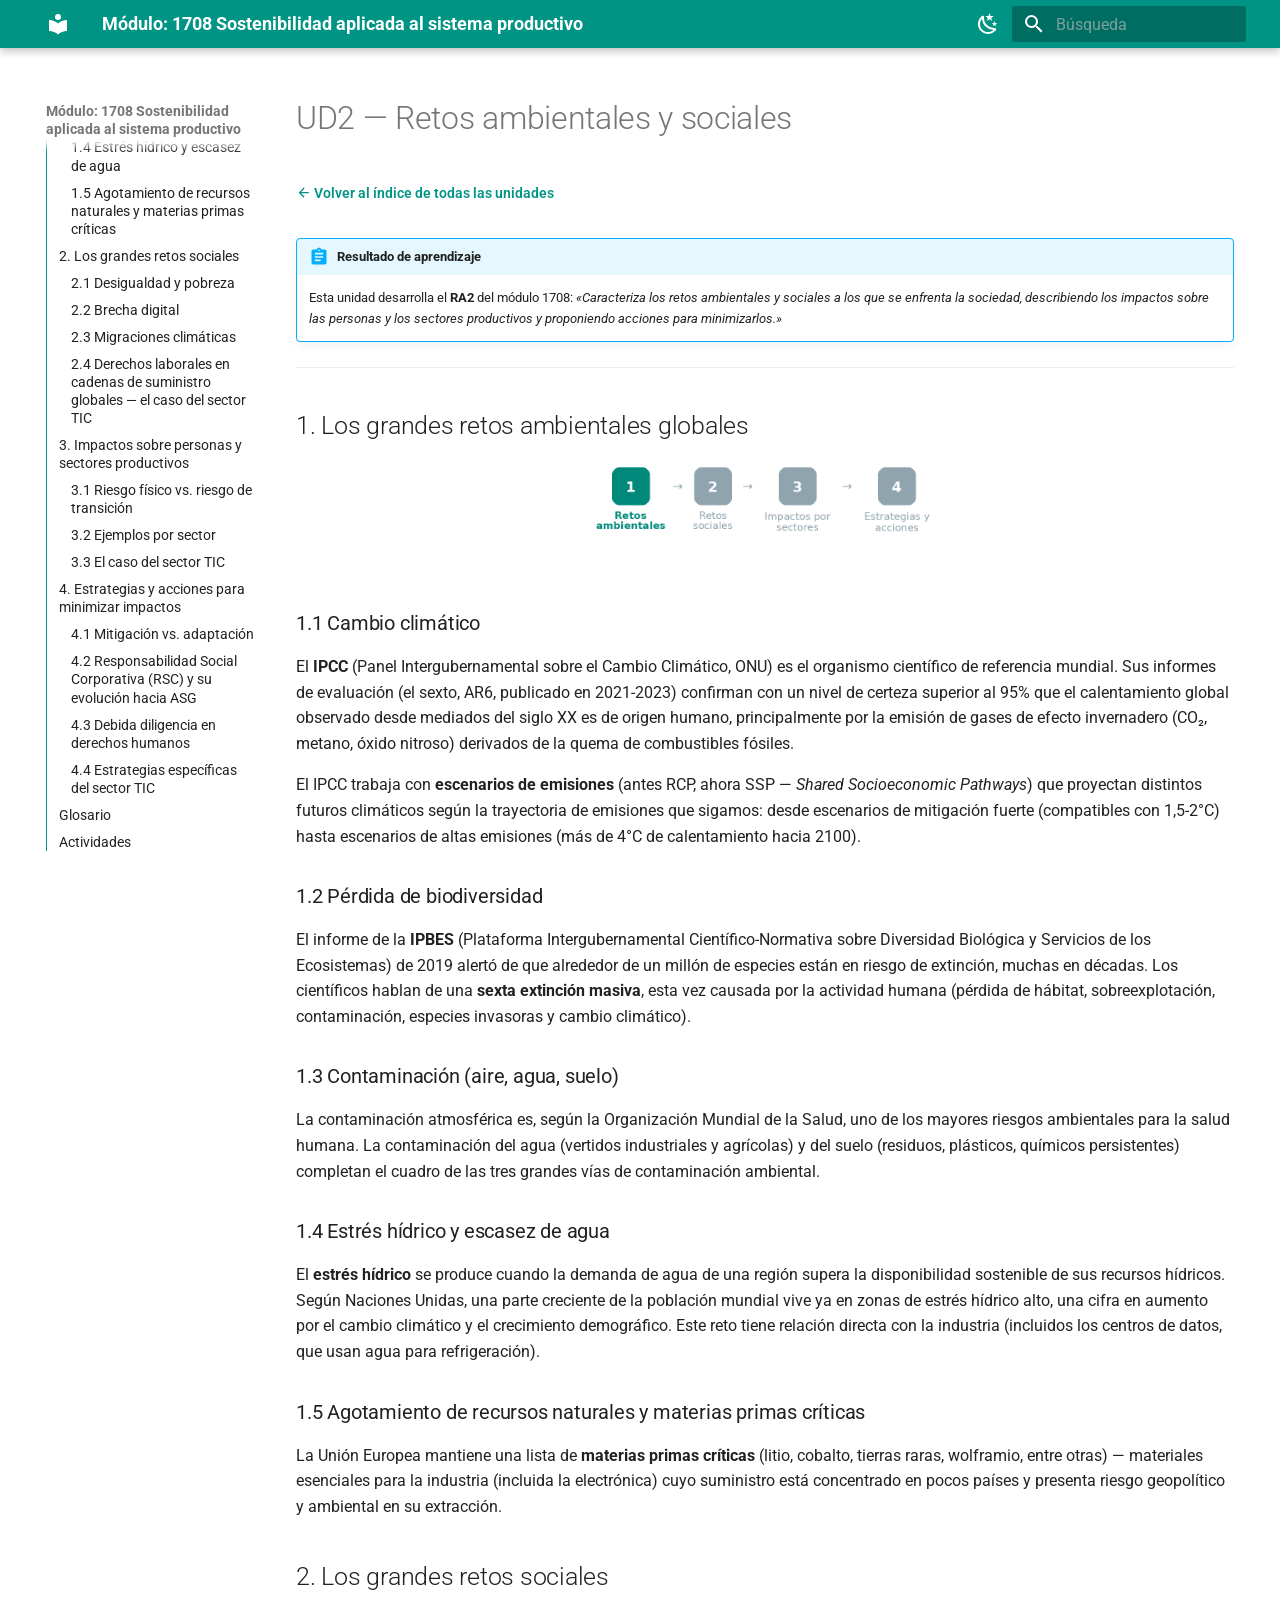
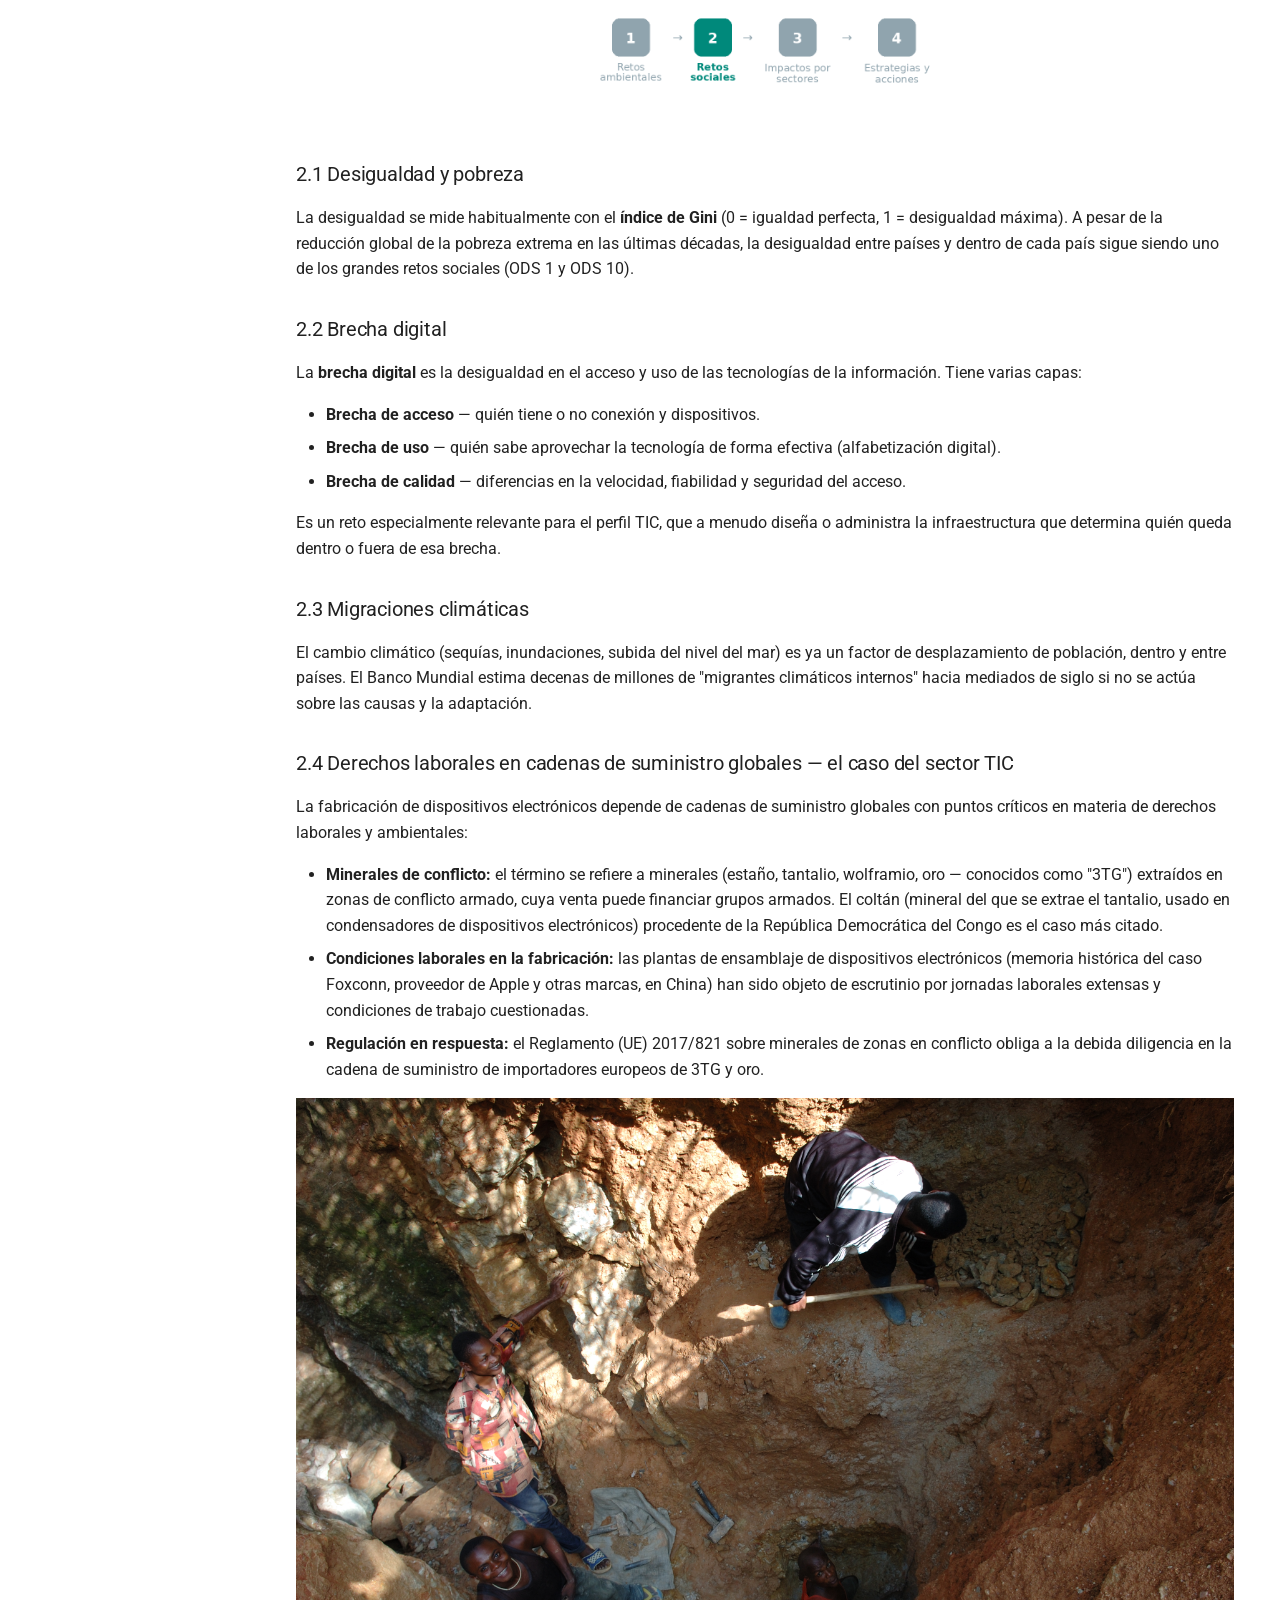
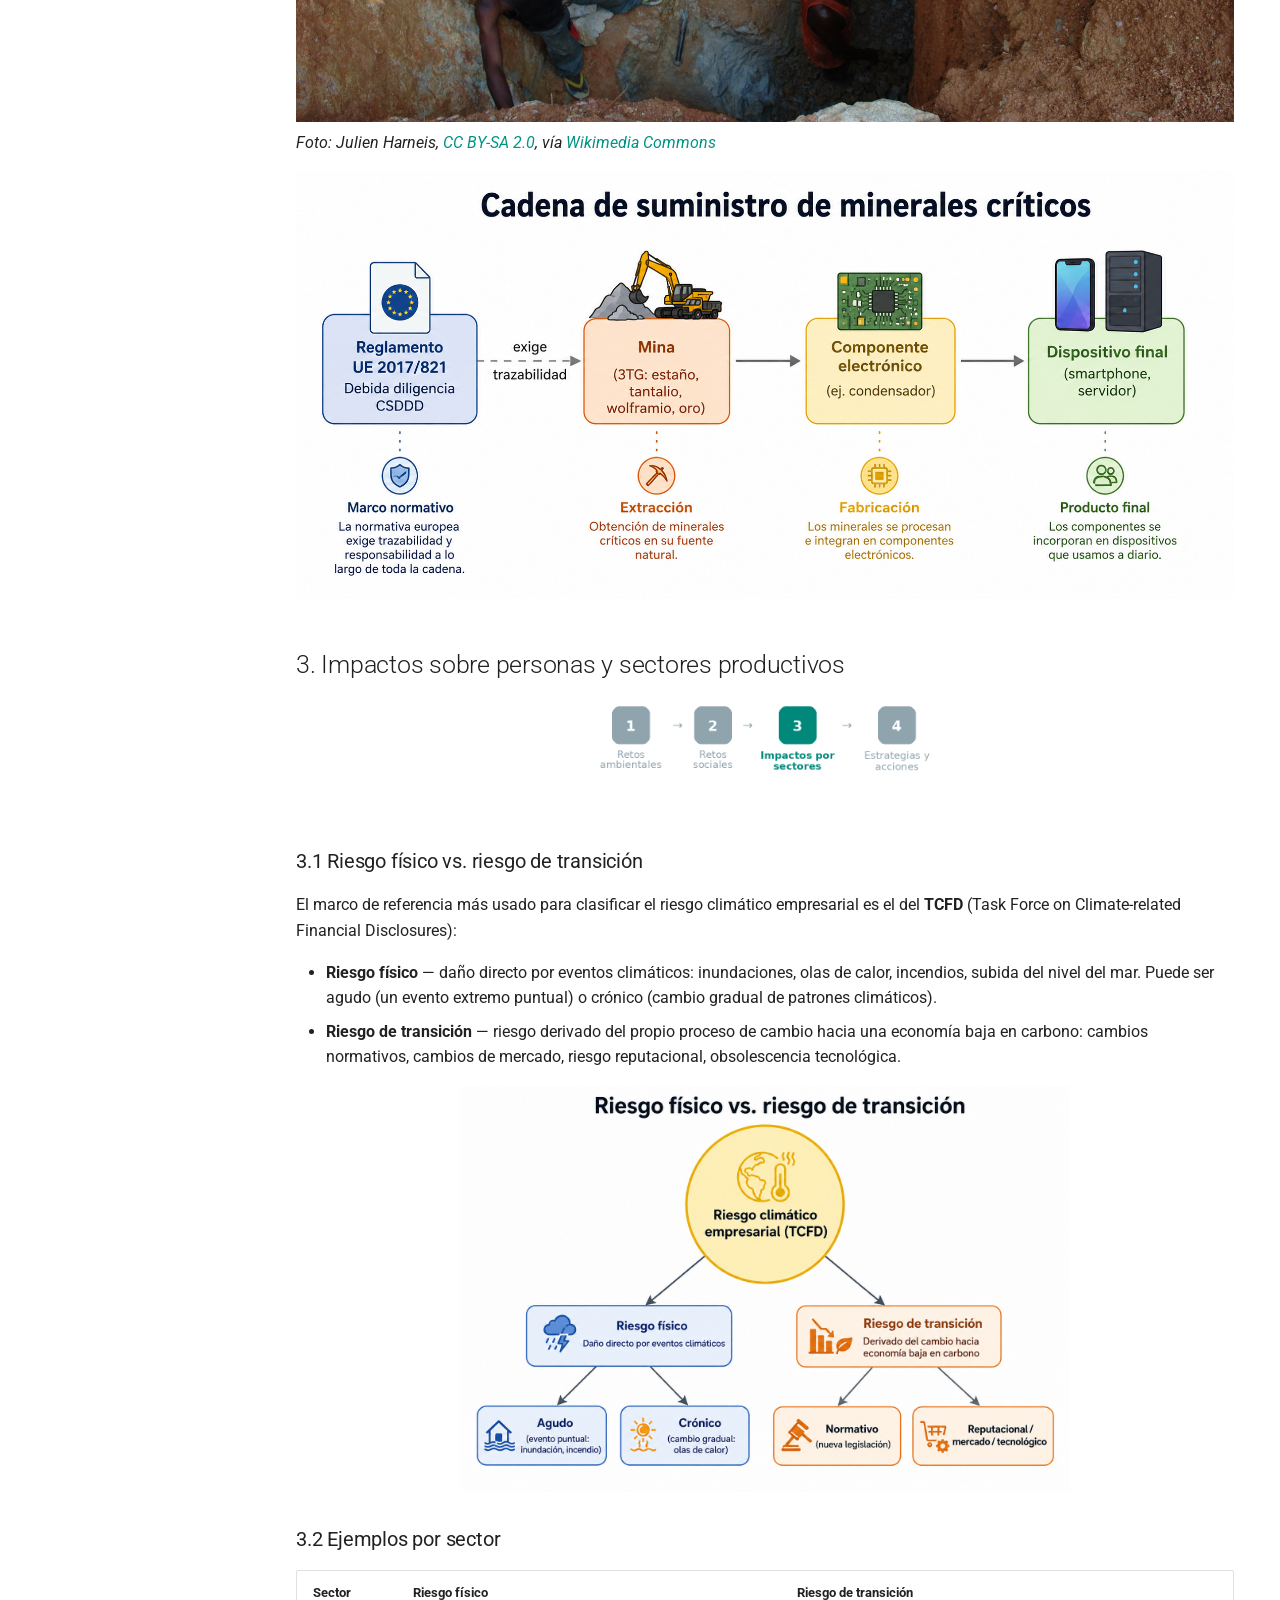
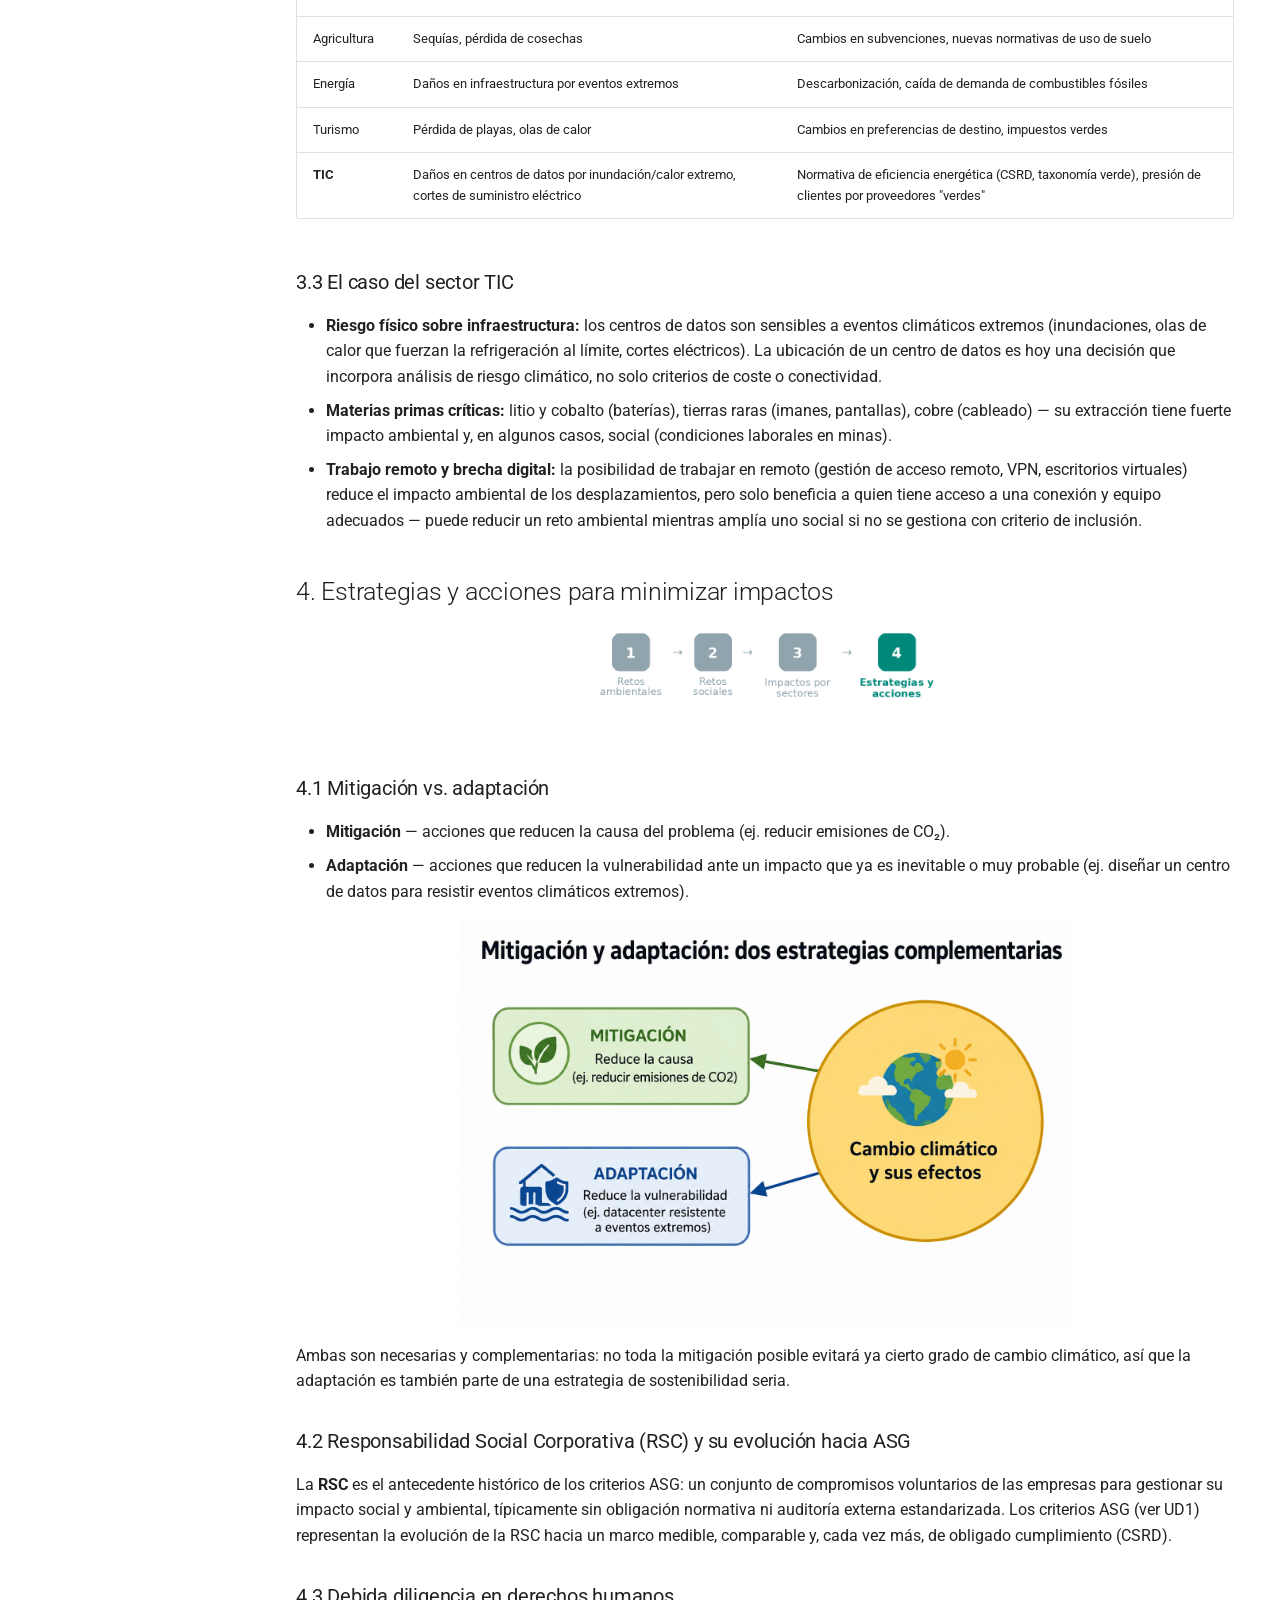
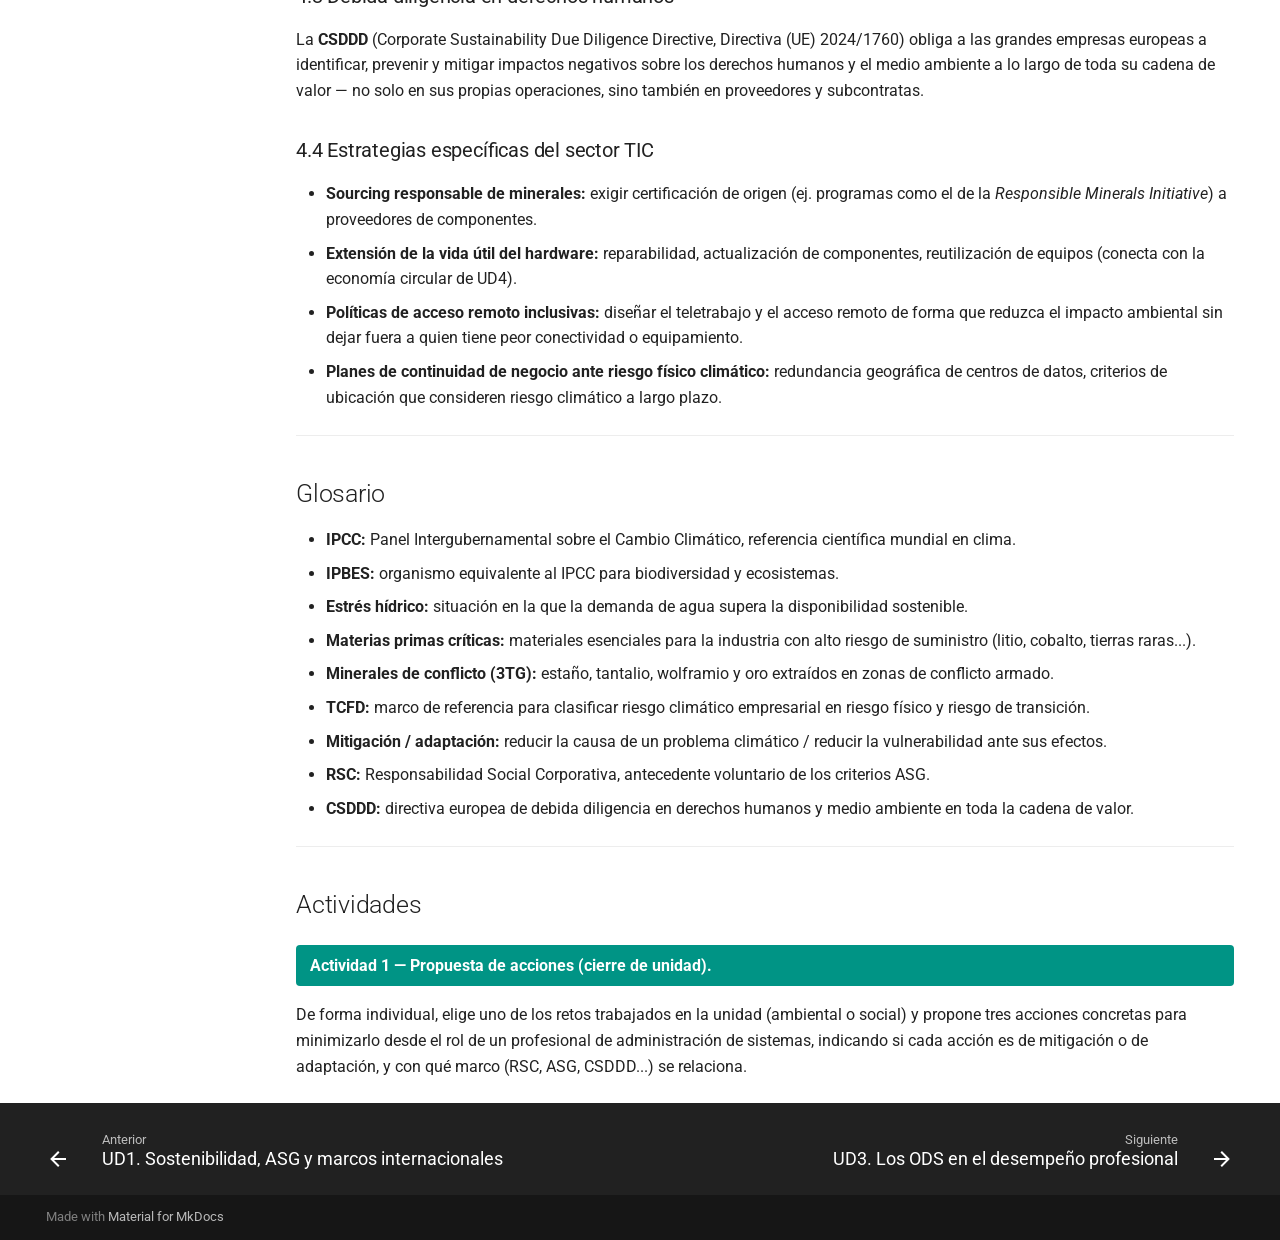
<file: ud2/index.html>
<!doctype html>
<html lang="es" class="no-js">
  <head>
    
      <meta charset="utf-8">
      <meta name="viewport" content="width=device-width,initial-scale=1">
      
        <meta name="description" content="Apuntes del módulo 1708, integrados con ASO">
      
      
        <meta name="author" content="Angela B. Serrano">
      
      
        <link rel="canonical" href="https://angelabserrano.github.io/sostenibilidad/ud2/">
      
      
        <link rel="prev" href="../ud1/">
      
      
        <link rel="next" href="../ud3/">
      
      
        
      
      
      <link rel="icon" href="../assets/images/favicon.png">
      <meta name="generator" content="mkdocs-1.6.1, mkdocs-material-9.8.2">
    
    
      
        <title>UD2. Retos ambientales y sociales - Módulo: 1708 Sostenibilidad aplicada al sistema productivo</title>
      
    
    
      <link rel="stylesheet" href="../assets/stylesheets/main.57a0d79d.min.css">
      
        
        <link rel="stylesheet" href="../assets/stylesheets/palette.fb2fffe2.min.css">
      
      


    
    
      
    
    
      
        
        
        <link rel="preconnect" href="https://fonts.gstatic.com" crossorigin>
        <link rel="stylesheet" href="https://fonts.googleapis.com/css?family=Roboto:300,300i,400,400i,700,700i%7CRoboto+Mono:400,400i,700,700i&display=fallback">
        <style>:root{--md-text-font:"Roboto";--md-code-font:"Roboto Mono"}</style>
      
    
    
      <link rel="stylesheet" href="../stylesheets/extra.css">
    
    <script>__md_scope=new URL("..",location),__md_hash=e=>[...e].reduce(((e,_)=>(e<<5)-e+_.charCodeAt(0)),0),__md_get=(e,_=localStorage,t=__md_scope)=>JSON.parse(_.getItem(t.pathname+"."+e)),__md_set=(e,_,t=localStorage,a=__md_scope)=>{try{t.setItem(a.pathname+"."+e,JSON.stringify(_))}catch(e){}}</script>
    
      

    
    
  </head>
  
  
    
    
      
    
    
    
    
    <body dir="ltr" data-md-color-scheme="default" data-md-color-primary="teal" data-md-color-accent="cyan">
  
    
    <input class="md-toggle" data-md-toggle="drawer" type="checkbox" id="__drawer" autocomplete="off">
    <input class="md-toggle" data-md-toggle="search" type="checkbox" id="__search" autocomplete="off">
    <label class="md-overlay" for="__drawer"></label>
    <div data-md-component="skip">
      
        
        <a href="#ud2-retos-ambientales-y-sociales" class="md-skip">
          Saltar a contenido
        </a>
      
    </div>
    <div data-md-component="announce">
      
    </div>
    
    
      

  

<header class="md-header md-header--shadow" data-md-component="header">
  <nav class="md-header__inner md-grid" aria-label="Cabecera">
    <a href=".." title="Módulo: 1708 Sostenibilidad aplicada al sistema productivo" class="md-header__button md-logo" aria-label="Módulo: 1708 Sostenibilidad aplicada al sistema productivo" data-md-component="logo">
      
  
  <svg xmlns="http://www.w3.org/2000/svg" viewBox="0 0 24 24"><path d="M12 8a3 3 0 0 0 3-3 3 3 0 0 0-3-3 3 3 0 0 0-3 3 3 3 0 0 0 3 3m0 3.54C9.64 9.35 6.5 8 3 8v11c3.5 0 6.64 1.35 9 3.54 2.36-2.19 5.5-3.54 9-3.54V8c-3.5 0-6.64 1.35-9 3.54"/></svg>

    </a>
    <label class="md-header__button md-icon" for="__drawer">
      
      <svg xmlns="http://www.w3.org/2000/svg" viewBox="0 0 24 24"><path d="M3 6h18v2H3zm0 5h18v2H3zm0 5h18v2H3z"/></svg>
    </label>
    <div class="md-header__title" data-md-component="header-title">
      <div class="md-header__ellipsis">
        <div class="md-header__topic">
          <span class="md-ellipsis">
            Módulo: 1708 Sostenibilidad aplicada al sistema productivo
          </span>
        </div>
        <div class="md-header__topic" data-md-component="header-topic">
          <span class="md-ellipsis">
            
              UD2. Retos ambientales y sociales
            
          </span>
        </div>
      </div>
    </div>
    
      
        <form class="md-header__option" data-md-component="palette">
  
    
    
    
    <input class="md-option" data-md-color-media="" data-md-color-scheme="default" data-md-color-primary="teal" data-md-color-accent="cyan"  aria-label="Modo oscuro"  type="radio" name="__palette" id="__palette_0">
    
      <label class="md-header__button md-icon" title="Modo oscuro" for="__palette_1" hidden>
        <svg xmlns="http://www.w3.org/2000/svg" viewBox="0 0 24 24"><path d="m17.75 4.09-2.53 1.94.91 3.06-2.63-1.81-2.63 1.81.91-3.06-2.53-1.94L12.44 4l1.06-3 1.06 3zm3.5 6.91-1.64 1.25.59 1.98-1.7-1.17-1.7 1.17.59-1.98L15.75 11l2.06-.05L18.5 9l.69 1.95zm-2.28 4.95c.83-.08 1.72 1.1 1.19 1.85-.32.45-.66.87-1.08 1.27C15.17 23 8.84 23 4.94 19.07c-3.91-3.9-3.91-10.24 0-14.14.4-.4.82-.76 1.27-1.08.75-.53 1.93.36 1.85 1.19-.27 2.86.69 5.83 2.89 8.02a9.96 9.96 0 0 0 8.02 2.89m-1.64 2.02a12.08 12.08 0 0 1-7.8-3.47c-2.17-2.19-3.33-5-3.49-7.82-2.81 3.14-2.7 7.96.31 10.98 3.02 3.01 7.84 3.12 10.98.31"/></svg>
      </label>
    
  
    
    
    
    <input class="md-option" data-md-color-media="" data-md-color-scheme="slate" data-md-color-primary="teal" data-md-color-accent="cyan"  aria-label="Modo claro"  type="radio" name="__palette" id="__palette_1">
    
      <label class="md-header__button md-icon" title="Modo claro" for="__palette_0" hidden>
        <svg xmlns="http://www.w3.org/2000/svg" viewBox="0 0 24 24"><path d="M12 7a5 5 0 0 1 5 5 5 5 0 0 1-5 5 5 5 0 0 1-5-5 5 5 0 0 1 5-5m0 2a3 3 0 0 0-3 3 3 3 0 0 0 3 3 3 3 0 0 0 3-3 3 3 0 0 0-3-3m0-7 2.39 3.42C13.65 5.15 12.84 5 12 5s-1.65.15-2.39.42zM3.34 7l4.16-.35A7.2 7.2 0 0 0 5.94 8.5c-.44.74-.69 1.5-.83 2.29zm.02 10 1.76-3.77a7.131 7.131 0 0 0 2.38 4.14zM20.65 7l-1.77 3.79a7.02 7.02 0 0 0-2.38-4.15zm-.01 10-4.14.36c.59-.51 1.12-1.14 1.54-1.86.42-.73.69-1.5.83-2.29zM12 22l-2.41-3.44c.74.27 1.55.44 2.41.44.82 0 1.63-.17 2.37-.44z"/></svg>
      </label>
    
  
</form>
      
    
    
      <script>var palette=__md_get("__palette");if(palette&&palette.color){if("(prefers-color-scheme)"===palette.color.media){var media=matchMedia("(prefers-color-scheme: light)"),input=document.querySelector(media.matches?"[data-md-color-media='(prefers-color-scheme: light)']":"[data-md-color-media='(prefers-color-scheme: dark)']");palette.color.media=input.getAttribute("data-md-color-media"),palette.color.scheme=input.getAttribute("data-md-color-scheme"),palette.color.primary=input.getAttribute("data-md-color-primary"),palette.color.accent=input.getAttribute("data-md-color-accent")}for(var[key,value]of Object.entries(palette.color))document.body.setAttribute("data-md-color-"+key,value)}</script>
    
    
    
      
      
        <label class="md-header__button md-icon" for="__search">
          
          <svg xmlns="http://www.w3.org/2000/svg" viewBox="0 0 24 24"><path d="M9.5 3A6.5 6.5 0 0 1 16 9.5c0 1.61-.59 3.09-1.56 4.23l.27.27h.79l5 5-1.5 1.5-5-5v-.79l-.27-.27A6.52 6.52 0 0 1 9.5 16 6.5 6.5 0 0 1 3 9.5 6.5 6.5 0 0 1 9.5 3m0 2C7 5 5 7 5 9.5S7 14 9.5 14 14 12 14 9.5 12 5 9.5 5"/></svg>
        </label>
        <div class="md-search" data-md-component="search" role="dialog">
  <label class="md-search__overlay" for="__search"></label>
  <div class="md-search__inner" role="search">
    <form class="md-search__form" name="search">
      <input type="text" class="md-search__input" name="query" aria-label="Búsqueda" placeholder="Búsqueda" autocapitalize="off" autocorrect="off" autocomplete="off" spellcheck="false" data-md-component="search-query" required>
      <label class="md-search__icon md-icon" for="__search">
        
        <svg xmlns="http://www.w3.org/2000/svg" viewBox="0 0 24 24"><path d="M9.5 3A6.5 6.5 0 0 1 16 9.5c0 1.61-.59 3.09-1.56 4.23l.27.27h.79l5 5-1.5 1.5-5-5v-.79l-.27-.27A6.52 6.52 0 0 1 9.5 16 6.5 6.5 0 0 1 3 9.5 6.5 6.5 0 0 1 9.5 3m0 2C7 5 5 7 5 9.5S7 14 9.5 14 14 12 14 9.5 12 5 9.5 5"/></svg>
        
        <svg xmlns="http://www.w3.org/2000/svg" viewBox="0 0 24 24"><path d="M20 11v2H8l5.5 5.5-1.42 1.42L4.16 12l7.92-7.92L13.5 5.5 8 11z"/></svg>
      </label>
      <nav class="md-search__options" aria-label="Buscar">
        
        <button type="reset" class="md-search__icon md-icon" title="Limpiar" aria-label="Limpiar" tabindex="-1">
          
          <svg xmlns="http://www.w3.org/2000/svg" viewBox="0 0 24 24"><path d="M19 6.41 17.59 5 12 10.59 6.41 5 5 6.41 10.59 12 5 17.59 6.41 19 12 13.41 17.59 19 19 17.59 13.41 12z"/></svg>
        </button>
      </nav>
      
        <div class="md-search__suggest" data-md-component="search-suggest"></div>
      
    </form>
    <div class="md-search__output">
      <div class="md-search__scrollwrap" tabindex="0" data-md-scrollfix>
        <div class="md-search-result" data-md-component="search-result">
          <div class="md-search-result__meta">
            Inicializando búsqueda
          </div>
          <ol class="md-search-result__list" role="presentation"></ol>
        </div>
      </div>
    </div>
  </div>
</div>
      
    
    
  </nav>
  
</header>
    
    <div class="md-container" data-md-component="container">
      
      
        
          
        
      
      <main class="md-main" data-md-component="main">
        <div class="md-main__inner md-grid">
          
            
              
              <div class="md-sidebar md-sidebar--primary" data-md-component="sidebar" data-md-type="navigation" >
                <div class="md-sidebar__scrollwrap">
                  <div class="md-sidebar__inner">
                    



  

<nav class="md-nav md-nav--primary md-nav--integrated" aria-label="Navegación" data-md-level="0">
  <label class="md-nav__title" for="__drawer">
    <a href=".." title="Módulo: 1708 Sostenibilidad aplicada al sistema productivo" class="md-nav__button md-logo" aria-label="Módulo: 1708 Sostenibilidad aplicada al sistema productivo" data-md-component="logo">
      
  
  <svg xmlns="http://www.w3.org/2000/svg" viewBox="0 0 24 24"><path d="M12 8a3 3 0 0 0 3-3 3 3 0 0 0-3-3 3 3 0 0 0-3 3 3 3 0 0 0 3 3m0 3.54C9.64 9.35 6.5 8 3 8v11c3.5 0 6.64 1.35 9 3.54 2.36-2.19 5.5-3.54 9-3.54V8c-3.5 0-6.64 1.35-9 3.54"/></svg>

    </a>
    Módulo: 1708 Sostenibilidad aplicada al sistema productivo
  </label>
  
  <ul class="md-nav__list" data-md-scrollfix>
    
      
      
  
  
  
  
    <li class="md-nav__item">
      <a href=".." class="md-nav__link">
        
  
  
  <span class="md-ellipsis">
    
  
    Inicio
  

    
  </span>
  
  

      </a>
    </li>
  

    
      
      
  
  
  
  
    <li class="md-nav__item">
      <a href="../ud1/" class="md-nav__link">
        
  
  
  <span class="md-ellipsis">
    
  
    UD1. Sostenibilidad, ASG y marcos internacionales
  

    
  </span>
  
  

      </a>
    </li>
  

    
      
      
  
  
    
  
  
  
    <li class="md-nav__item md-nav__item--active">
      
      <input class="md-nav__toggle md-toggle" type="checkbox" id="__toc">
      
      
        
      
      
        <label class="md-nav__link md-nav__link--active" for="__toc">
          
  
  
  <span class="md-ellipsis">
    
  
    UD2. Retos ambientales y sociales
  

    
  </span>
  
  

          <span class="md-nav__icon md-icon"></span>
        </label>
      
      <a href="./" class="md-nav__link md-nav__link--active">
        
  
  
  <span class="md-ellipsis">
    
  
    UD2. Retos ambientales y sociales
  

    
  </span>
  
  

      </a>
      
        

<nav class="md-nav md-nav--secondary" aria-label="Tabla de contenidos">
  
  
  
    
  
  
    <label class="md-nav__title" for="__toc">
      <span class="md-nav__icon md-icon"></span>
      Tabla de contenidos
    </label>
    <ul class="md-nav__list" data-md-component="toc" data-md-scrollfix>
      
        <li class="md-nav__item">
  <a href="#1-los-grandes-retos-ambientales-globales" class="md-nav__link">
    <span class="md-ellipsis">
      
        1. Los grandes retos ambientales globales
      
    </span>
  </a>
  
    <nav class="md-nav" aria-label="1. Los grandes retos ambientales globales">
      <ul class="md-nav__list">
        
          <li class="md-nav__item">
  <a href="#11-cambio-climatico" class="md-nav__link">
    <span class="md-ellipsis">
      
        1.1 Cambio climático
      
    </span>
  </a>
  
</li>
        
          <li class="md-nav__item">
  <a href="#12-perdida-de-biodiversidad" class="md-nav__link">
    <span class="md-ellipsis">
      
        1.2 Pérdida de biodiversidad
      
    </span>
  </a>
  
</li>
        
          <li class="md-nav__item">
  <a href="#13-contaminacion-aire-agua-suelo" class="md-nav__link">
    <span class="md-ellipsis">
      
        1.3 Contaminación (aire, agua, suelo)
      
    </span>
  </a>
  
</li>
        
          <li class="md-nav__item">
  <a href="#14-estres-hidrico-y-escasez-de-agua" class="md-nav__link">
    <span class="md-ellipsis">
      
        1.4 Estrés hídrico y escasez de agua
      
    </span>
  </a>
  
</li>
        
          <li class="md-nav__item">
  <a href="#15-agotamiento-de-recursos-naturales-y-materias-primas-criticas" class="md-nav__link">
    <span class="md-ellipsis">
      
        1.5 Agotamiento de recursos naturales y materias primas críticas
      
    </span>
  </a>
  
</li>
        
      </ul>
    </nav>
  
</li>
      
        <li class="md-nav__item">
  <a href="#2-los-grandes-retos-sociales" class="md-nav__link">
    <span class="md-ellipsis">
      
        2. Los grandes retos sociales
      
    </span>
  </a>
  
    <nav class="md-nav" aria-label="2. Los grandes retos sociales">
      <ul class="md-nav__list">
        
          <li class="md-nav__item">
  <a href="#21-desigualdad-y-pobreza" class="md-nav__link">
    <span class="md-ellipsis">
      
        2.1 Desigualdad y pobreza
      
    </span>
  </a>
  
</li>
        
          <li class="md-nav__item">
  <a href="#22-brecha-digital" class="md-nav__link">
    <span class="md-ellipsis">
      
        2.2 Brecha digital
      
    </span>
  </a>
  
</li>
        
          <li class="md-nav__item">
  <a href="#23-migraciones-climaticas" class="md-nav__link">
    <span class="md-ellipsis">
      
        2.3 Migraciones climáticas
      
    </span>
  </a>
  
</li>
        
          <li class="md-nav__item">
  <a href="#24-derechos-laborales-en-cadenas-de-suministro-globales-el-caso-del-sector-tic" class="md-nav__link">
    <span class="md-ellipsis">
      
        2.4 Derechos laborales en cadenas de suministro globales — el caso del sector TIC
      
    </span>
  </a>
  
</li>
        
      </ul>
    </nav>
  
</li>
      
        <li class="md-nav__item">
  <a href="#3-impactos-sobre-personas-y-sectores-productivos" class="md-nav__link">
    <span class="md-ellipsis">
      
        3. Impactos sobre personas y sectores productivos
      
    </span>
  </a>
  
    <nav class="md-nav" aria-label="3. Impactos sobre personas y sectores productivos">
      <ul class="md-nav__list">
        
          <li class="md-nav__item">
  <a href="#31-riesgo-fisico-vs-riesgo-de-transicion" class="md-nav__link">
    <span class="md-ellipsis">
      
        3.1 Riesgo físico vs. riesgo de transición
      
    </span>
  </a>
  
</li>
        
          <li class="md-nav__item">
  <a href="#32-ejemplos-por-sector" class="md-nav__link">
    <span class="md-ellipsis">
      
        3.2 Ejemplos por sector
      
    </span>
  </a>
  
</li>
        
          <li class="md-nav__item">
  <a href="#33-el-caso-del-sector-tic" class="md-nav__link">
    <span class="md-ellipsis">
      
        3.3 El caso del sector TIC
      
    </span>
  </a>
  
</li>
        
      </ul>
    </nav>
  
</li>
      
        <li class="md-nav__item">
  <a href="#4-estrategias-y-acciones-para-minimizar-impactos" class="md-nav__link">
    <span class="md-ellipsis">
      
        4. Estrategias y acciones para minimizar impactos
      
    </span>
  </a>
  
    <nav class="md-nav" aria-label="4. Estrategias y acciones para minimizar impactos">
      <ul class="md-nav__list">
        
          <li class="md-nav__item">
  <a href="#41-mitigacion-vs-adaptacion" class="md-nav__link">
    <span class="md-ellipsis">
      
        4.1 Mitigación vs. adaptación
      
    </span>
  </a>
  
</li>
        
          <li class="md-nav__item">
  <a href="#42-responsabilidad-social-corporativa-rsc-y-su-evolucion-hacia-asg" class="md-nav__link">
    <span class="md-ellipsis">
      
        4.2 Responsabilidad Social Corporativa (RSC) y su evolución hacia ASG
      
    </span>
  </a>
  
</li>
        
          <li class="md-nav__item">
  <a href="#43-debida-diligencia-en-derechos-humanos" class="md-nav__link">
    <span class="md-ellipsis">
      
        4.3 Debida diligencia en derechos humanos
      
    </span>
  </a>
  
</li>
        
          <li class="md-nav__item">
  <a href="#44-estrategias-especificas-del-sector-tic" class="md-nav__link">
    <span class="md-ellipsis">
      
        4.4 Estrategias específicas del sector TIC
      
    </span>
  </a>
  
</li>
        
      </ul>
    </nav>
  
</li>
      
        <li class="md-nav__item">
  <a href="#glosario" class="md-nav__link">
    <span class="md-ellipsis">
      
        Glosario
      
    </span>
  </a>
  
</li>
      
        <li class="md-nav__item">
  <a href="#actividades" class="md-nav__link">
    <span class="md-ellipsis">
      
        Actividades
      
    </span>
  </a>
  
</li>
      
    </ul>
  
</nav>
      
    </li>
  

    
      
      
  
  
  
  
    <li class="md-nav__item">
      <a href="../ud3/" class="md-nav__link">
        
  
  
  <span class="md-ellipsis">
    
  
    UD3. Los ODS en el desempeño profesional
  

    
  </span>
  
  

      </a>
    </li>
  

    
      
      
  
  
  
  
    <li class="md-nav__item">
      <a href="../ud4/" class="md-nav__link">
        
  
  
  <span class="md-ellipsis">
    
  
    UD4. Economía circular
  

    
  </span>
  
  

      </a>
    </li>
  

    
      
      
  
  
  
  
    <li class="md-nav__item">
      <a href="../ud5/" class="md-nav__link">
        
  
  
  <span class="md-ellipsis">
    
  
    UD5. Actividades sostenibles (Formación en empresa)
  

    
  </span>
  
  

      </a>
    </li>
  

    
      
      
  
  
  
  
    <li class="md-nav__item">
      <a href="../ud6/" class="md-nav__link">
        
  
  
  <span class="md-ellipsis">
    
  
    UD6. El plan de sostenibilidad
  

    
  </span>
  
  

      </a>
    </li>
  

    
  </ul>
</nav>
                  </div>
                </div>
              </div>
            
            
          
          
            <div class="md-content" data-md-component="content">
              
              <article class="md-content__inner md-typeset">
                
                  



<h1 id="ud2-retos-ambientales-y-sociales">UD2 — Retos ambientales y sociales<a class="headerlink" href="#ud2-retos-ambientales-y-sociales" title="Permanent link">&para;</a></h1>
<p><a class="volver-indice" href="../"><span class="twemoji"><svg xmlns="http://www.w3.org/2000/svg" viewBox="0 0 24 24"><path d="M20 11v2H8l5.5 5.5-1.42 1.42L4.16 12l7.92-7.92L13.5 5.5 8 11z"/></svg></span> Volver al índice de todas las unidades</a></p>
<div class="admonition abstract">
<p class="admonition-title">Resultado de aprendizaje</p>
<p>Esta unidad desarrolla el <strong>RA2</strong> del módulo 1708: <em>«Caracteriza los retos ambientales y sociales a los que se enfrenta la sociedad, describiendo los impactos sobre las personas y los sectores productivos y proponiendo acciones para minimizarlos.»</em></p>
</div>
<hr />
<h2 id="1-los-grandes-retos-ambientales-globales">1. Los grandes retos ambientales globales<a class="headerlink" href="#1-los-grandes-retos-ambientales-globales" title="Permanent link">&para;</a></h2>
<p><img alt="Mapa de la Unidad 2: paso 1 de 4" src="../assets/img/ud2_mapa_1.png" /></p>
<h3 id="11-cambio-climatico">1.1 Cambio climático<a class="headerlink" href="#11-cambio-climatico" title="Permanent link">&para;</a></h3>
<p>El <strong>IPCC</strong> (Panel Intergubernamental sobre el Cambio Climático, ONU) es el organismo científico de referencia mundial. Sus informes de evaluación (el sexto, AR6, publicado en 2021-2023) confirman con un nivel de certeza superior al 95% que el calentamiento global observado desde mediados del siglo XX es de origen humano, principalmente por la emisión de gases de efecto invernadero (CO₂, metano, óxido nitroso) derivados de la quema de combustibles fósiles.</p>
<p>El IPCC trabaja con <strong>escenarios de emisiones</strong> (antes RCP, ahora SSP — <em>Shared Socioeconomic Pathways</em>) que proyectan distintos futuros climáticos según la trayectoria de emisiones que sigamos: desde escenarios de mitigación fuerte (compatibles con 1,5-2°C) hasta escenarios de altas emisiones (más de 4°C de calentamiento hacia 2100).</p>
<h3 id="12-perdida-de-biodiversidad">1.2 Pérdida de biodiversidad<a class="headerlink" href="#12-perdida-de-biodiversidad" title="Permanent link">&para;</a></h3>
<p>El informe de la <strong>IPBES</strong> (Plataforma Intergubernamental Científico-Normativa sobre Diversidad Biológica y Servicios de los Ecosistemas) de 2019 alertó de que alrededor de un millón de especies están en riesgo de extinción, muchas en décadas. Los científicos hablan de una <strong>sexta extinción masiva</strong>, esta vez causada por la actividad humana (pérdida de hábitat, sobreexplotación, contaminación, especies invasoras y cambio climático).</p>
<h3 id="13-contaminacion-aire-agua-suelo">1.3 Contaminación (aire, agua, suelo)<a class="headerlink" href="#13-contaminacion-aire-agua-suelo" title="Permanent link">&para;</a></h3>
<p>La contaminación atmosférica es, según la Organización Mundial de la Salud, uno de los mayores riesgos ambientales para la salud humana. La contaminación del agua (vertidos industriales y agrícolas) y del suelo (residuos, plásticos, químicos persistentes) completan el cuadro de las tres grandes vías de contaminación ambiental.</p>
<h3 id="14-estres-hidrico-y-escasez-de-agua">1.4 Estrés hídrico y escasez de agua<a class="headerlink" href="#14-estres-hidrico-y-escasez-de-agua" title="Permanent link">&para;</a></h3>
<p>El <strong>estrés hídrico</strong> se produce cuando la demanda de agua de una región supera la disponibilidad sostenible de sus recursos hídricos. Según Naciones Unidas, una parte creciente de la población mundial vive ya en zonas de estrés hídrico alto, una cifra en aumento por el cambio climático y el crecimiento demográfico. Este reto tiene relación directa con la industria (incluidos los centros de datos, que usan agua para refrigeración).</p>
<h3 id="15-agotamiento-de-recursos-naturales-y-materias-primas-criticas">1.5 Agotamiento de recursos naturales y materias primas críticas<a class="headerlink" href="#15-agotamiento-de-recursos-naturales-y-materias-primas-criticas" title="Permanent link">&para;</a></h3>
<p>La Unión Europea mantiene una lista de <strong>materias primas críticas</strong> (litio, cobalto, tierras raras, wolframio, entre otras) — materiales esenciales para la industria (incluida la electrónica) cuyo suministro está concentrado en pocos países y presenta riesgo geopolítico y ambiental en su extracción.</p>
<h2 id="2-los-grandes-retos-sociales">2. Los grandes retos sociales<a class="headerlink" href="#2-los-grandes-retos-sociales" title="Permanent link">&para;</a></h2>
<p><img alt="Mapa de la Unidad 2: paso 2 de 4" src="../assets/img/ud2_mapa_2.png" /></p>
<h3 id="21-desigualdad-y-pobreza">2.1 Desigualdad y pobreza<a class="headerlink" href="#21-desigualdad-y-pobreza" title="Permanent link">&para;</a></h3>
<p>La desigualdad se mide habitualmente con el <strong>índice de Gini</strong> (0 = igualdad perfecta, 1 = desigualdad máxima). A pesar de la reducción global de la pobreza extrema en las últimas décadas, la desigualdad entre países y dentro de cada país sigue siendo uno de los grandes retos sociales (ODS 1 y ODS 10).</p>
<h3 id="22-brecha-digital">2.2 Brecha digital<a class="headerlink" href="#22-brecha-digital" title="Permanent link">&para;</a></h3>
<p>La <strong>brecha digital</strong> es la desigualdad en el acceso y uso de las tecnologías de la información. Tiene varias capas:</p>
<ul>
<li><strong>Brecha de acceso</strong> — quién tiene o no conexión y dispositivos.</li>
<li><strong>Brecha de uso</strong> — quién sabe aprovechar la tecnología de forma efectiva (alfabetización digital).</li>
<li><strong>Brecha de calidad</strong> — diferencias en la velocidad, fiabilidad y seguridad del acceso.</li>
</ul>
<p>Es un reto especialmente relevante para el perfil TIC, que a menudo diseña o administra la infraestructura que determina quién queda dentro o fuera de esa brecha.</p>
<h3 id="23-migraciones-climaticas">2.3 Migraciones climáticas<a class="headerlink" href="#23-migraciones-climaticas" title="Permanent link">&para;</a></h3>
<p>El cambio climático (sequías, inundaciones, subida del nivel del mar) es ya un factor de desplazamiento de población, dentro y entre países. El Banco Mundial estima decenas de millones de "migrantes climáticos internos" hacia mediados de siglo si no se actúa sobre las causas y la adaptación.</p>
<h3 id="24-derechos-laborales-en-cadenas-de-suministro-globales-el-caso-del-sector-tic">2.4 Derechos laborales en cadenas de suministro globales — el caso del sector TIC<a class="headerlink" href="#24-derechos-laborales-en-cadenas-de-suministro-globales-el-caso-del-sector-tic" title="Permanent link">&para;</a></h3>
<p>La fabricación de dispositivos electrónicos depende de cadenas de suministro globales con puntos críticos en materia de derechos laborales y ambientales:</p>
<ul>
<li><strong>Minerales de conflicto:</strong> el término se refiere a minerales (estaño, tantalio, wolframio, oro — conocidos como "3TG") extraídos en zonas de conflicto armado, cuya venta puede financiar grupos armados. El coltán (mineral del que se extrae el tantalio, usado en condensadores de dispositivos electrónicos) procedente de la República Democrática del Congo es el caso más citado.</li>
<li><strong>Condiciones laborales en la fabricación:</strong> las plantas de ensamblaje de dispositivos electrónicos (memoria histórica del caso Foxconn, proveedor de Apple y otras marcas, en China) han sido objeto de escrutinio por jornadas laborales extensas y condiciones de trabajo cuestionadas.</li>
<li><strong>Regulación en respuesta:</strong> el Reglamento (UE) 2017/821 sobre minerales de zonas en conflicto obliga a la debida diligencia en la cadena de suministro de importadores europeos de 3TG y oro.</li>
</ul>
<p><img alt="Minería artesanal de wolframita (uno de los 3TG) en Kailo, República Democrática del Congo" src="../assets/img/ud2_mineria.jpg" />
<em>Foto: Julien Harneis, <a href="https://creativecommons.org/licenses/by-sa/2.0/">CC BY-SA 2.0</a>, vía <a href="https://commons.wikimedia.org/wiki/File:Wolframite_Mining_in_Kailo2,_DRC.jpg">Wikimedia Commons</a></em></p>
<p><img alt="Cadena de suministro de minerales críticos, del yacimiento al dispositivo" src="../assets/img/ud2_03_cadena_minerales.png" /></p>
<h2 id="3-impactos-sobre-personas-y-sectores-productivos">3. Impactos sobre personas y sectores productivos<a class="headerlink" href="#3-impactos-sobre-personas-y-sectores-productivos" title="Permanent link">&para;</a></h2>
<p><img alt="Mapa de la Unidad 2: paso 3 de 4" src="../assets/img/ud2_mapa_3.png" /></p>
<h3 id="31-riesgo-fisico-vs-riesgo-de-transicion">3.1 Riesgo físico vs. riesgo de transición<a class="headerlink" href="#31-riesgo-fisico-vs-riesgo-de-transicion" title="Permanent link">&para;</a></h3>
<p>El marco de referencia más usado para clasificar el riesgo climático empresarial es el del <strong>TCFD</strong> (Task Force on Climate-related Financial Disclosures):</p>
<ul>
<li><strong>Riesgo físico</strong> — daño directo por eventos climáticos: inundaciones, olas de calor, incendios, subida del nivel del mar. Puede ser agudo (un evento extremo puntual) o crónico (cambio gradual de patrones climáticos).</li>
<li><strong>Riesgo de transición</strong> — riesgo derivado del propio proceso de cambio hacia una economía baja en carbono: cambios normativos, cambios de mercado, riesgo reputacional, obsolescencia tecnológica.</li>
</ul>
<p><img alt="Riesgo físico vs. riesgo de transición según el marco TCFD" src="../assets/img/ud2_01_tcfd.png" style="width: 65%; display: block; margin: 0 auto;" /></p>
<h3 id="32-ejemplos-por-sector">3.2 Ejemplos por sector<a class="headerlink" href="#32-ejemplos-por-sector" title="Permanent link">&para;</a></h3>
<table>
<thead>
<tr>
<th>Sector</th>
<th>Riesgo físico</th>
<th>Riesgo de transición</th>
</tr>
</thead>
<tbody>
<tr>
<td>Agricultura</td>
<td>Sequías, pérdida de cosechas</td>
<td>Cambios en subvenciones, nuevas normativas de uso de suelo</td>
</tr>
<tr>
<td>Energía</td>
<td>Daños en infraestructura por eventos extremos</td>
<td>Descarbonización, caída de demanda de combustibles fósiles</td>
</tr>
<tr>
<td>Turismo</td>
<td>Pérdida de playas, olas de calor</td>
<td>Cambios en preferencias de destino, impuestos verdes</td>
</tr>
<tr>
<td><strong>TIC</strong></td>
<td>Daños en centros de datos por inundación/calor extremo, cortes de suministro eléctrico</td>
<td>Normativa de eficiencia energética (CSRD, taxonomía verde), presión de clientes por proveedores "verdes"</td>
</tr>
</tbody>
</table>
<h3 id="33-el-caso-del-sector-tic">3.3 El caso del sector TIC<a class="headerlink" href="#33-el-caso-del-sector-tic" title="Permanent link">&para;</a></h3>
<ul>
<li><strong>Riesgo físico sobre infraestructura:</strong> los centros de datos son sensibles a eventos climáticos extremos (inundaciones, olas de calor que fuerzan la refrigeración al límite, cortes eléctricos). La ubicación de un centro de datos es hoy una decisión que incorpora análisis de riesgo climático, no solo criterios de coste o conectividad.</li>
<li><strong>Materias primas críticas:</strong> litio y cobalto (baterías), tierras raras (imanes, pantallas), cobre (cableado) — su extracción tiene fuerte impacto ambiental y, en algunos casos, social (condiciones laborales en minas).</li>
<li><strong>Trabajo remoto y brecha digital:</strong> la posibilidad de trabajar en remoto (gestión de acceso remoto, VPN, escritorios virtuales) reduce el impacto ambiental de los desplazamientos, pero solo beneficia a quien tiene acceso a una conexión y equipo adecuados — puede reducir un reto ambiental mientras amplía uno social si no se gestiona con criterio de inclusión.</li>
</ul>
<h2 id="4-estrategias-y-acciones-para-minimizar-impactos">4. Estrategias y acciones para minimizar impactos<a class="headerlink" href="#4-estrategias-y-acciones-para-minimizar-impactos" title="Permanent link">&para;</a></h2>
<p><img alt="Mapa de la Unidad 2: paso 4 de 4" src="../assets/img/ud2_mapa_4.png" /></p>
<h3 id="41-mitigacion-vs-adaptacion">4.1 Mitigación vs. adaptación<a class="headerlink" href="#41-mitigacion-vs-adaptacion" title="Permanent link">&para;</a></h3>
<ul>
<li><strong>Mitigación</strong> — acciones que reducen la causa del problema (ej. reducir emisiones de CO₂).</li>
<li><strong>Adaptación</strong> — acciones que reducen la vulnerabilidad ante un impacto que ya es inevitable o muy probable (ej. diseñar un centro de datos para resistir eventos climáticos extremos).</li>
</ul>
<p><img alt="Mitigación y adaptación: dos estrategias complementarias" src="../assets/img/ud2_02_mitigacion_adaptacion.png" style="width: 65%; display: block; margin: 0 auto;" /></p>
<p>Ambas son necesarias y complementarias: no toda la mitigación posible evitará ya cierto grado de cambio climático, así que la adaptación es también parte de una estrategia de sostenibilidad seria.</p>
<h3 id="42-responsabilidad-social-corporativa-rsc-y-su-evolucion-hacia-asg">4.2 Responsabilidad Social Corporativa (RSC) y su evolución hacia ASG<a class="headerlink" href="#42-responsabilidad-social-corporativa-rsc-y-su-evolucion-hacia-asg" title="Permanent link">&para;</a></h3>
<p>La <strong>RSC</strong> es el antecedente histórico de los criterios ASG: un conjunto de compromisos voluntarios de las empresas para gestionar su impacto social y ambiental, típicamente sin obligación normativa ni auditoría externa estandarizada. Los criterios ASG (ver UD1) representan la evolución de la RSC hacia un marco medible, comparable y, cada vez más, de obligado cumplimiento (CSRD).</p>
<h3 id="43-debida-diligencia-en-derechos-humanos">4.3 Debida diligencia en derechos humanos<a class="headerlink" href="#43-debida-diligencia-en-derechos-humanos" title="Permanent link">&para;</a></h3>
<p>La <strong>CSDDD</strong> (Corporate Sustainability Due Diligence Directive, Directiva (UE) 2024/1760) obliga a las grandes empresas europeas a identificar, prevenir y mitigar impactos negativos sobre los derechos humanos y el medio ambiente a lo largo de toda su cadena de valor — no solo en sus propias operaciones, sino también en proveedores y subcontratas.</p>
<h3 id="44-estrategias-especificas-del-sector-tic">4.4 Estrategias específicas del sector TIC<a class="headerlink" href="#44-estrategias-especificas-del-sector-tic" title="Permanent link">&para;</a></h3>
<ul>
<li><strong>Sourcing responsable de minerales:</strong> exigir certificación de origen (ej. programas como el de la <em>Responsible Minerals Initiative</em>) a proveedores de componentes.</li>
<li><strong>Extensión de la vida útil del hardware:</strong> reparabilidad, actualización de componentes, reutilización de equipos (conecta con la economía circular de UD4).</li>
<li><strong>Políticas de acceso remoto inclusivas:</strong> diseñar el teletrabajo y el acceso remoto de forma que reduzca el impacto ambiental sin dejar fuera a quien tiene peor conectividad o equipamiento.</li>
<li><strong>Planes de continuidad de negocio ante riesgo físico climático:</strong> redundancia geográfica de centros de datos, criterios de ubicación que consideren riesgo climático a largo plazo.</li>
</ul>
<hr />
<h2 id="glosario">Glosario<a class="headerlink" href="#glosario" title="Permanent link">&para;</a></h2>
<ul>
<li><strong>IPCC:</strong> Panel Intergubernamental sobre el Cambio Climático, referencia científica mundial en clima.</li>
<li><strong>IPBES:</strong> organismo equivalente al IPCC para biodiversidad y ecosistemas.</li>
<li><strong>Estrés hídrico:</strong> situación en la que la demanda de agua supera la disponibilidad sostenible.</li>
<li><strong>Materias primas críticas:</strong> materiales esenciales para la industria con alto riesgo de suministro (litio, cobalto, tierras raras...).</li>
<li><strong>Minerales de conflicto (3TG):</strong> estaño, tantalio, wolframio y oro extraídos en zonas de conflicto armado.</li>
<li><strong>TCFD:</strong> marco de referencia para clasificar riesgo climático empresarial en riesgo físico y riesgo de transición.</li>
<li><strong>Mitigación / adaptación:</strong> reducir la causa de un problema climático / reducir la vulnerabilidad ante sus efectos.</li>
<li><strong>RSC:</strong> Responsabilidad Social Corporativa, antecedente voluntario de los criterios ASG.</li>
<li><strong>CSDDD:</strong> directiva europea de debida diligencia en derechos humanos y medio ambiente en toda la cadena de valor.</li>
</ul>
<hr />
<h2 id="actividades">Actividades<a class="headerlink" href="#actividades" title="Permanent link">&para;</a></h2>
<div class="actividad-titulo"><strong>Actividad 1 — Propuesta de acciones (cierre de unidad).</strong></div>
<p>De forma individual, elige uno de los retos trabajados en la unidad (ambiental o social) y propone tres acciones concretas para minimizarlo desde el rol de un profesional de administración de sistemas, indicando si cada acción es de mitigación o de adaptación, y con qué marco (RSC, ASG, CSDDD...) se relaciona.</p>












                
              </article>
            </div>
          
          
<script>var target=document.getElementById(location.hash.slice(1));target&&target.name&&(target.checked=target.name.startsWith("__tabbed_"))</script>
        </div>
        
          <button type="button" class="md-top md-icon" data-md-component="top" hidden>
  
  <svg xmlns="http://www.w3.org/2000/svg" viewBox="0 0 24 24"><path d="M13 20h-2V8l-5.5 5.5-1.42-1.42L12 4.16l7.92 7.92-1.42 1.42L13 8z"/></svg>
  Volver al principio
</button>
        
      </main>
      
        <footer class="md-footer">
  
    
      
      <nav class="md-footer__inner md-grid" aria-label="Pie" >
        
          
          <a href="../ud1/" class="md-footer__link md-footer__link--prev" aria-label="Anterior: UD1. Sostenibilidad, ASG y marcos internacionales">
            <div class="md-footer__button md-icon">
              
              <svg xmlns="http://www.w3.org/2000/svg" viewBox="0 0 24 24"><path d="M20 11v2H8l5.5 5.5-1.42 1.42L4.16 12l7.92-7.92L13.5 5.5 8 11z"/></svg>
            </div>
            <div class="md-footer__title">
              <span class="md-footer__direction">
                Anterior
              </span>
              <div class="md-ellipsis">
                UD1. Sostenibilidad, ASG y marcos internacionales
              </div>
            </div>
          </a>
        
        
          
          <a href="../ud3/" class="md-footer__link md-footer__link--next" aria-label="Siguiente: UD3. Los ODS en el desempeño profesional">
            <div class="md-footer__title">
              <span class="md-footer__direction">
                Siguiente
              </span>
              <div class="md-ellipsis">
                UD3. Los ODS en el desempeño profesional
              </div>
            </div>
            <div class="md-footer__button md-icon">
              
              <svg xmlns="http://www.w3.org/2000/svg" viewBox="0 0 24 24"><path d="M4 11v2h12l-5.5 5.5 1.42 1.42L19.84 12l-7.92-7.92L10.5 5.5 16 11z"/></svg>
            </div>
          </a>
        
      </nav>
    
  
  <div class="md-footer-meta md-typeset">
    <div class="md-footer-meta__inner md-grid">
      <div class="md-copyright">
  
  
    Made with
    <a href="https://squidfunk.github.io/mkdocs-material/" target="_blank" rel="noopener">
      Material for MkDocs
    </a>
  
</div>
      
    </div>
  </div>
</footer>
      
    </div>
    <div class="md-dialog" data-md-component="dialog">
      <div class="md-dialog__inner md-typeset"></div>
    </div>
    
    
    
      
      
      <script id="__config" type="application/json">{"annotate": null, "base": "..", "features": ["navigation.top", "navigation.footer", "search.highlight", "search.suggest", "content.code.copy", "toc.follow", "toc.integrate"], "search": "../assets/javascripts/workers/search.a7633da7.min.js", "tags": null, "translations": {"clipboard.copied": "Copiado al portapapeles", "clipboard.copy": "Copiar al portapapeles", "search.result.more.one": "1 m\u00e1s en esta p\u00e1gina", "search.result.more.other": "# m\u00e1s en esta p\u00e1gina", "search.result.none": "No se encontraron documentos", "search.result.one": "1 documento encontrado", "search.result.other": "# documentos encontrados", "search.result.placeholder": "Teclee para comenzar b\u00fasqueda", "search.result.term.missing": "Falta", "select.version": "Seleccionar versi\u00f3n"}, "version": null}</script>
    
    
      <script src="../assets/javascripts/bundle.a5f9d56c.min.js"></script>
      
    
  </body>
</html>
</file>
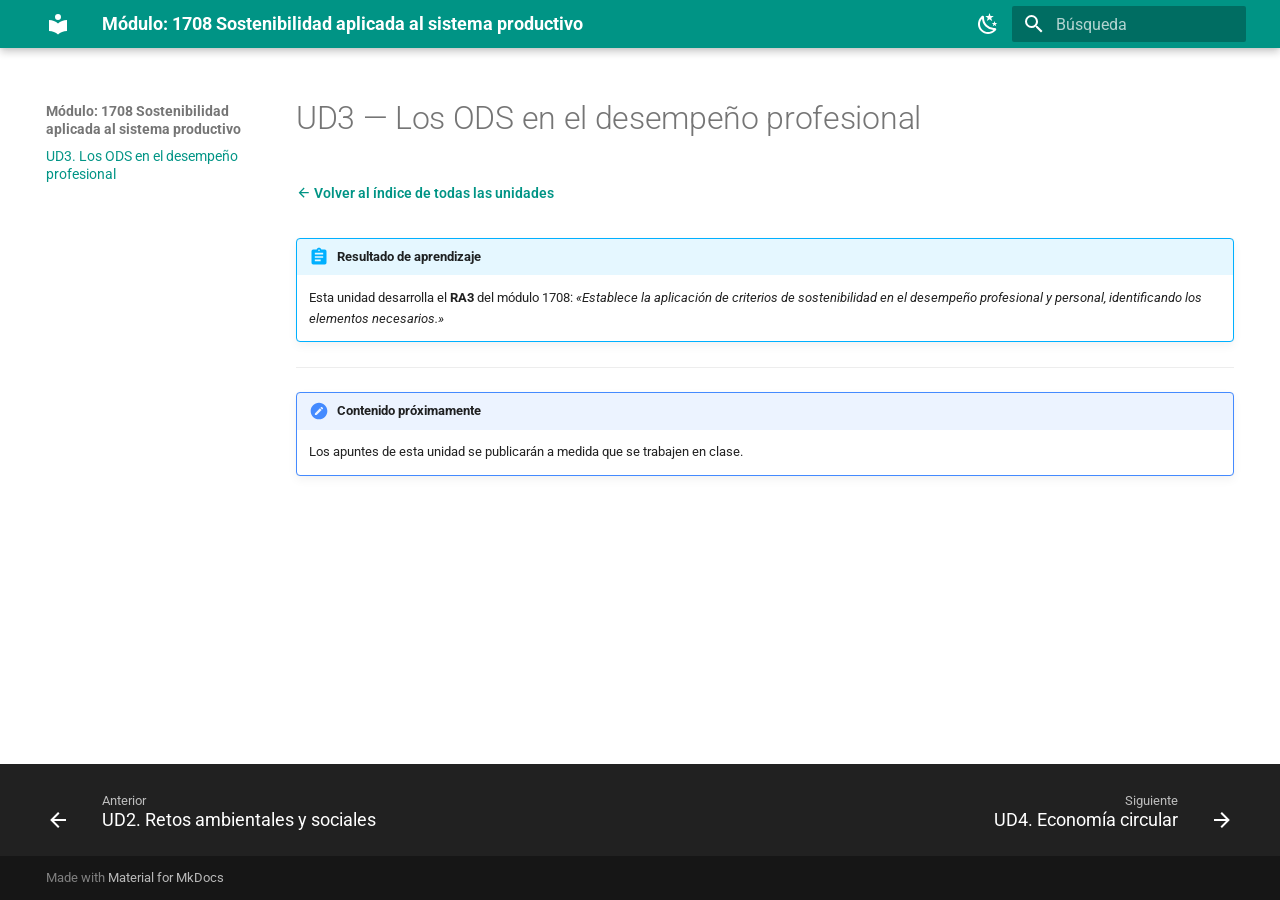
<file: ud3/index.html>
<!doctype html>
<html lang="es" class="no-js">
  <head>
    
      <meta charset="utf-8">
      <meta name="viewport" content="width=device-width,initial-scale=1">
      
        <meta name="description" content="Apuntes del módulo 1708, integrados con ASO">
      
      
        <meta name="author" content="Angela B. Serrano">
      
      
        <link rel="canonical" href="https://angelabserrano.github.io/sostenibilidad/ud3/">
      
      
        <link rel="prev" href="../ud2/">
      
      
        <link rel="next" href="../ud4/">
      
      
        
      
      
      <link rel="icon" href="../assets/images/favicon.png">
      <meta name="generator" content="mkdocs-1.6.1, mkdocs-material-9.8.2">
    
    
      
        <title>UD3. Los ODS en el desempeño profesional - Módulo: 1708 Sostenibilidad aplicada al sistema productivo</title>
      
    
    
      <link rel="stylesheet" href="../assets/stylesheets/main.57a0d79d.min.css">
      
        
        <link rel="stylesheet" href="../assets/stylesheets/palette.fb2fffe2.min.css">
      
      


    
    
      
    
    
      
        
        
        <link rel="preconnect" href="https://fonts.gstatic.com" crossorigin>
        <link rel="stylesheet" href="https://fonts.googleapis.com/css?family=Roboto:300,300i,400,400i,700,700i%7CRoboto+Mono:400,400i,700,700i&display=fallback">
        <style>:root{--md-text-font:"Roboto";--md-code-font:"Roboto Mono"}</style>
      
    
    
      <link rel="stylesheet" href="../stylesheets/extra.css">
    
    <script>__md_scope=new URL("..",location),__md_hash=e=>[...e].reduce(((e,_)=>(e<<5)-e+_.charCodeAt(0)),0),__md_get=(e,_=localStorage,t=__md_scope)=>JSON.parse(_.getItem(t.pathname+"."+e)),__md_set=(e,_,t=localStorage,a=__md_scope)=>{try{t.setItem(a.pathname+"."+e,JSON.stringify(_))}catch(e){}}</script>
    
      

    
    
  </head>
  
  
    
    
      
    
    
    
    
    <body dir="ltr" data-md-color-scheme="default" data-md-color-primary="teal" data-md-color-accent="cyan">
  
    
    <input class="md-toggle" data-md-toggle="drawer" type="checkbox" id="__drawer" autocomplete="off">
    <input class="md-toggle" data-md-toggle="search" type="checkbox" id="__search" autocomplete="off">
    <label class="md-overlay" for="__drawer"></label>
    <div data-md-component="skip">
      
        
        <a href="#ud3-los-ods-en-el-desempeno-profesional" class="md-skip">
          Saltar a contenido
        </a>
      
    </div>
    <div data-md-component="announce">
      
    </div>
    
    
      

  

<header class="md-header md-header--shadow" data-md-component="header">
  <nav class="md-header__inner md-grid" aria-label="Cabecera">
    <a href=".." title="Módulo: 1708 Sostenibilidad aplicada al sistema productivo" class="md-header__button md-logo" aria-label="Módulo: 1708 Sostenibilidad aplicada al sistema productivo" data-md-component="logo">
      
  
  <svg xmlns="http://www.w3.org/2000/svg" viewBox="0 0 24 24"><path d="M12 8a3 3 0 0 0 3-3 3 3 0 0 0-3-3 3 3 0 0 0-3 3 3 3 0 0 0 3 3m0 3.54C9.64 9.35 6.5 8 3 8v11c3.5 0 6.64 1.35 9 3.54 2.36-2.19 5.5-3.54 9-3.54V8c-3.5 0-6.64 1.35-9 3.54"/></svg>

    </a>
    <label class="md-header__button md-icon" for="__drawer">
      
      <svg xmlns="http://www.w3.org/2000/svg" viewBox="0 0 24 24"><path d="M3 6h18v2H3zm0 5h18v2H3zm0 5h18v2H3z"/></svg>
    </label>
    <div class="md-header__title" data-md-component="header-title">
      <div class="md-header__ellipsis">
        <div class="md-header__topic">
          <span class="md-ellipsis">
            Módulo: 1708 Sostenibilidad aplicada al sistema productivo
          </span>
        </div>
        <div class="md-header__topic" data-md-component="header-topic">
          <span class="md-ellipsis">
            
              UD3. Los ODS en el desempeño profesional
            
          </span>
        </div>
      </div>
    </div>
    
      
        <form class="md-header__option" data-md-component="palette">
  
    
    
    
    <input class="md-option" data-md-color-media="" data-md-color-scheme="default" data-md-color-primary="teal" data-md-color-accent="cyan"  aria-label="Modo oscuro"  type="radio" name="__palette" id="__palette_0">
    
      <label class="md-header__button md-icon" title="Modo oscuro" for="__palette_1" hidden>
        <svg xmlns="http://www.w3.org/2000/svg" viewBox="0 0 24 24"><path d="m17.75 4.09-2.53 1.94.91 3.06-2.63-1.81-2.63 1.81.91-3.06-2.53-1.94L12.44 4l1.06-3 1.06 3zm3.5 6.91-1.64 1.25.59 1.98-1.7-1.17-1.7 1.17.59-1.98L15.75 11l2.06-.05L18.5 9l.69 1.95zm-2.28 4.95c.83-.08 1.72 1.1 1.19 1.85-.32.45-.66.87-1.08 1.27C15.17 23 8.84 23 4.94 19.07c-3.91-3.9-3.91-10.24 0-14.14.4-.4.82-.76 1.27-1.08.75-.53 1.93.36 1.85 1.19-.27 2.86.69 5.83 2.89 8.02a9.96 9.96 0 0 0 8.02 2.89m-1.64 2.02a12.08 12.08 0 0 1-7.8-3.47c-2.17-2.19-3.33-5-3.49-7.82-2.81 3.14-2.7 7.96.31 10.98 3.02 3.01 7.84 3.12 10.98.31"/></svg>
      </label>
    
  
    
    
    
    <input class="md-option" data-md-color-media="" data-md-color-scheme="slate" data-md-color-primary="teal" data-md-color-accent="cyan"  aria-label="Modo claro"  type="radio" name="__palette" id="__palette_1">
    
      <label class="md-header__button md-icon" title="Modo claro" for="__palette_0" hidden>
        <svg xmlns="http://www.w3.org/2000/svg" viewBox="0 0 24 24"><path d="M12 7a5 5 0 0 1 5 5 5 5 0 0 1-5 5 5 5 0 0 1-5-5 5 5 0 0 1 5-5m0 2a3 3 0 0 0-3 3 3 3 0 0 0 3 3 3 3 0 0 0 3-3 3 3 0 0 0-3-3m0-7 2.39 3.42C13.65 5.15 12.84 5 12 5s-1.65.15-2.39.42zM3.34 7l4.16-.35A7.2 7.2 0 0 0 5.94 8.5c-.44.74-.69 1.5-.83 2.29zm.02 10 1.76-3.77a7.131 7.131 0 0 0 2.38 4.14zM20.65 7l-1.77 3.79a7.02 7.02 0 0 0-2.38-4.15zm-.01 10-4.14.36c.59-.51 1.12-1.14 1.54-1.86.42-.73.69-1.5.83-2.29zM12 22l-2.41-3.44c.74.27 1.55.44 2.41.44.82 0 1.63-.17 2.37-.44z"/></svg>
      </label>
    
  
</form>
      
    
    
      <script>var palette=__md_get("__palette");if(palette&&palette.color){if("(prefers-color-scheme)"===palette.color.media){var media=matchMedia("(prefers-color-scheme: light)"),input=document.querySelector(media.matches?"[data-md-color-media='(prefers-color-scheme: light)']":"[data-md-color-media='(prefers-color-scheme: dark)']");palette.color.media=input.getAttribute("data-md-color-media"),palette.color.scheme=input.getAttribute("data-md-color-scheme"),palette.color.primary=input.getAttribute("data-md-color-primary"),palette.color.accent=input.getAttribute("data-md-color-accent")}for(var[key,value]of Object.entries(palette.color))document.body.setAttribute("data-md-color-"+key,value)}</script>
    
    
    
      
      
        <label class="md-header__button md-icon" for="__search">
          
          <svg xmlns="http://www.w3.org/2000/svg" viewBox="0 0 24 24"><path d="M9.5 3A6.5 6.5 0 0 1 16 9.5c0 1.61-.59 3.09-1.56 4.23l.27.27h.79l5 5-1.5 1.5-5-5v-.79l-.27-.27A6.52 6.52 0 0 1 9.5 16 6.5 6.5 0 0 1 3 9.5 6.5 6.5 0 0 1 9.5 3m0 2C7 5 5 7 5 9.5S7 14 9.5 14 14 12 14 9.5 12 5 9.5 5"/></svg>
        </label>
        <div class="md-search" data-md-component="search" role="dialog">
  <label class="md-search__overlay" for="__search"></label>
  <div class="md-search__inner" role="search">
    <form class="md-search__form" name="search">
      <input type="text" class="md-search__input" name="query" aria-label="Búsqueda" placeholder="Búsqueda" autocapitalize="off" autocorrect="off" autocomplete="off" spellcheck="false" data-md-component="search-query" required>
      <label class="md-search__icon md-icon" for="__search">
        
        <svg xmlns="http://www.w3.org/2000/svg" viewBox="0 0 24 24"><path d="M9.5 3A6.5 6.5 0 0 1 16 9.5c0 1.61-.59 3.09-1.56 4.23l.27.27h.79l5 5-1.5 1.5-5-5v-.79l-.27-.27A6.52 6.52 0 0 1 9.5 16 6.5 6.5 0 0 1 3 9.5 6.5 6.5 0 0 1 9.5 3m0 2C7 5 5 7 5 9.5S7 14 9.5 14 14 12 14 9.5 12 5 9.5 5"/></svg>
        
        <svg xmlns="http://www.w3.org/2000/svg" viewBox="0 0 24 24"><path d="M20 11v2H8l5.5 5.5-1.42 1.42L4.16 12l7.92-7.92L13.5 5.5 8 11z"/></svg>
      </label>
      <nav class="md-search__options" aria-label="Buscar">
        
        <button type="reset" class="md-search__icon md-icon" title="Limpiar" aria-label="Limpiar" tabindex="-1">
          
          <svg xmlns="http://www.w3.org/2000/svg" viewBox="0 0 24 24"><path d="M19 6.41 17.59 5 12 10.59 6.41 5 5 6.41 10.59 12 5 17.59 6.41 19 12 13.41 17.59 19 19 17.59 13.41 12z"/></svg>
        </button>
      </nav>
      
        <div class="md-search__suggest" data-md-component="search-suggest"></div>
      
    </form>
    <div class="md-search__output">
      <div class="md-search__scrollwrap" tabindex="0" data-md-scrollfix>
        <div class="md-search-result" data-md-component="search-result">
          <div class="md-search-result__meta">
            Inicializando búsqueda
          </div>
          <ol class="md-search-result__list" role="presentation"></ol>
        </div>
      </div>
    </div>
  </div>
</div>
      
    
    
  </nav>
  
</header>
    
    <div class="md-container" data-md-component="container">
      
      
        
          
        
      
      <main class="md-main" data-md-component="main">
        <div class="md-main__inner md-grid">
          
            
              
              <div class="md-sidebar md-sidebar--primary" data-md-component="sidebar" data-md-type="navigation" >
                <div class="md-sidebar__scrollwrap">
                  <div class="md-sidebar__inner">
                    



  

<nav class="md-nav md-nav--primary md-nav--integrated" aria-label="Navegación" data-md-level="0">
  <label class="md-nav__title" for="__drawer">
    <a href=".." title="Módulo: 1708 Sostenibilidad aplicada al sistema productivo" class="md-nav__button md-logo" aria-label="Módulo: 1708 Sostenibilidad aplicada al sistema productivo" data-md-component="logo">
      
  
  <svg xmlns="http://www.w3.org/2000/svg" viewBox="0 0 24 24"><path d="M12 8a3 3 0 0 0 3-3 3 3 0 0 0-3-3 3 3 0 0 0-3 3 3 3 0 0 0 3 3m0 3.54C9.64 9.35 6.5 8 3 8v11c3.5 0 6.64 1.35 9 3.54 2.36-2.19 5.5-3.54 9-3.54V8c-3.5 0-6.64 1.35-9 3.54"/></svg>

    </a>
    Módulo: 1708 Sostenibilidad aplicada al sistema productivo
  </label>
  
  <ul class="md-nav__list" data-md-scrollfix>
    
      
      
  
  
  
  
    <li class="md-nav__item">
      <a href=".." class="md-nav__link">
        
  
  
  <span class="md-ellipsis">
    
  
    Inicio
  

    
  </span>
  
  

      </a>
    </li>
  

    
      
      
  
  
  
  
    <li class="md-nav__item">
      <a href="../ud1/" class="md-nav__link">
        
  
  
  <span class="md-ellipsis">
    
  
    UD1. Sostenibilidad, ASG y marcos internacionales
  

    
  </span>
  
  

      </a>
    </li>
  

    
      
      
  
  
  
  
    <li class="md-nav__item">
      <a href="../ud2/" class="md-nav__link">
        
  
  
  <span class="md-ellipsis">
    
  
    UD2. Retos ambientales y sociales
  

    
  </span>
  
  

      </a>
    </li>
  

    
      
      
  
  
    
  
  
  
    <li class="md-nav__item md-nav__item--active">
      
      <input class="md-nav__toggle md-toggle" type="checkbox" id="__toc">
      
      
        
      
      
      <a href="./" class="md-nav__link md-nav__link--active">
        
  
  
  <span class="md-ellipsis">
    
  
    UD3. Los ODS en el desempeño profesional
  

    
  </span>
  
  

      </a>
      
    </li>
  

    
      
      
  
  
  
  
    <li class="md-nav__item">
      <a href="../ud4/" class="md-nav__link">
        
  
  
  <span class="md-ellipsis">
    
  
    UD4. Economía circular
  

    
  </span>
  
  

      </a>
    </li>
  

    
      
      
  
  
  
  
    <li class="md-nav__item">
      <a href="../ud5/" class="md-nav__link">
        
  
  
  <span class="md-ellipsis">
    
  
    UD5. Actividades sostenibles (Formación en empresa)
  

    
  </span>
  
  

      </a>
    </li>
  

    
      
      
  
  
  
  
    <li class="md-nav__item">
      <a href="../ud6/" class="md-nav__link">
        
  
  
  <span class="md-ellipsis">
    
  
    UD6. El plan de sostenibilidad
  

    
  </span>
  
  

      </a>
    </li>
  

    
  </ul>
</nav>
                  </div>
                </div>
              </div>
            
            
          
          
            <div class="md-content" data-md-component="content">
              
              <article class="md-content__inner md-typeset">
                
                  



<h1 id="ud3-los-ods-en-el-desempeno-profesional">UD3 — Los ODS en el desempeño profesional<a class="headerlink" href="#ud3-los-ods-en-el-desempeno-profesional" title="Permanent link">&para;</a></h1>
<p><a class="volver-indice" href="../"><span class="twemoji"><svg xmlns="http://www.w3.org/2000/svg" viewBox="0 0 24 24"><path d="M20 11v2H8l5.5 5.5-1.42 1.42L4.16 12l7.92-7.92L13.5 5.5 8 11z"/></svg></span> Volver al índice de todas las unidades</a></p>
<div class="admonition abstract">
<p class="admonition-title">Resultado de aprendizaje</p>
<p>Esta unidad desarrolla el <strong>RA3</strong> del módulo 1708: <em>«Establece la aplicación de criterios de sostenibilidad en el desempeño profesional y personal, identificando los elementos necesarios.»</em></p>
</div>
<hr />
<div class="admonition note">
<p class="admonition-title">Contenido próximamente</p>
<p>Los apuntes de esta unidad se publicarán a medida que se trabajen en clase.</p>
</div>












                
              </article>
            </div>
          
          
<script>var target=document.getElementById(location.hash.slice(1));target&&target.name&&(target.checked=target.name.startsWith("__tabbed_"))</script>
        </div>
        
          <button type="button" class="md-top md-icon" data-md-component="top" hidden>
  
  <svg xmlns="http://www.w3.org/2000/svg" viewBox="0 0 24 24"><path d="M13 20h-2V8l-5.5 5.5-1.42-1.42L12 4.16l7.92 7.92-1.42 1.42L13 8z"/></svg>
  Volver al principio
</button>
        
      </main>
      
        <footer class="md-footer">
  
    
      
      <nav class="md-footer__inner md-grid" aria-label="Pie" >
        
          
          <a href="../ud2/" class="md-footer__link md-footer__link--prev" aria-label="Anterior: UD2. Retos ambientales y sociales">
            <div class="md-footer__button md-icon">
              
              <svg xmlns="http://www.w3.org/2000/svg" viewBox="0 0 24 24"><path d="M20 11v2H8l5.5 5.5-1.42 1.42L4.16 12l7.92-7.92L13.5 5.5 8 11z"/></svg>
            </div>
            <div class="md-footer__title">
              <span class="md-footer__direction">
                Anterior
              </span>
              <div class="md-ellipsis">
                UD2. Retos ambientales y sociales
              </div>
            </div>
          </a>
        
        
          
          <a href="../ud4/" class="md-footer__link md-footer__link--next" aria-label="Siguiente: UD4. Economía circular">
            <div class="md-footer__title">
              <span class="md-footer__direction">
                Siguiente
              </span>
              <div class="md-ellipsis">
                UD4. Economía circular
              </div>
            </div>
            <div class="md-footer__button md-icon">
              
              <svg xmlns="http://www.w3.org/2000/svg" viewBox="0 0 24 24"><path d="M4 11v2h12l-5.5 5.5 1.42 1.42L19.84 12l-7.92-7.92L10.5 5.5 16 11z"/></svg>
            </div>
          </a>
        
      </nav>
    
  
  <div class="md-footer-meta md-typeset">
    <div class="md-footer-meta__inner md-grid">
      <div class="md-copyright">
  
  
    Made with
    <a href="https://squidfunk.github.io/mkdocs-material/" target="_blank" rel="noopener">
      Material for MkDocs
    </a>
  
</div>
      
    </div>
  </div>
</footer>
      
    </div>
    <div class="md-dialog" data-md-component="dialog">
      <div class="md-dialog__inner md-typeset"></div>
    </div>
    
    
    
      
      
      <script id="__config" type="application/json">{"annotate": null, "base": "..", "features": ["navigation.top", "navigation.footer", "search.highlight", "search.suggest", "content.code.copy", "toc.follow", "toc.integrate"], "search": "../assets/javascripts/workers/search.a7633da7.min.js", "tags": null, "translations": {"clipboard.copied": "Copiado al portapapeles", "clipboard.copy": "Copiar al portapapeles", "search.result.more.one": "1 m\u00e1s en esta p\u00e1gina", "search.result.more.other": "# m\u00e1s en esta p\u00e1gina", "search.result.none": "No se encontraron documentos", "search.result.one": "1 documento encontrado", "search.result.other": "# documentos encontrados", "search.result.placeholder": "Teclee para comenzar b\u00fasqueda", "search.result.term.missing": "Falta", "select.version": "Seleccionar versi\u00f3n"}, "version": null}</script>
    
    
      <script src="../assets/javascripts/bundle.a5f9d56c.min.js"></script>
      
    
  </body>
</html>
</file>
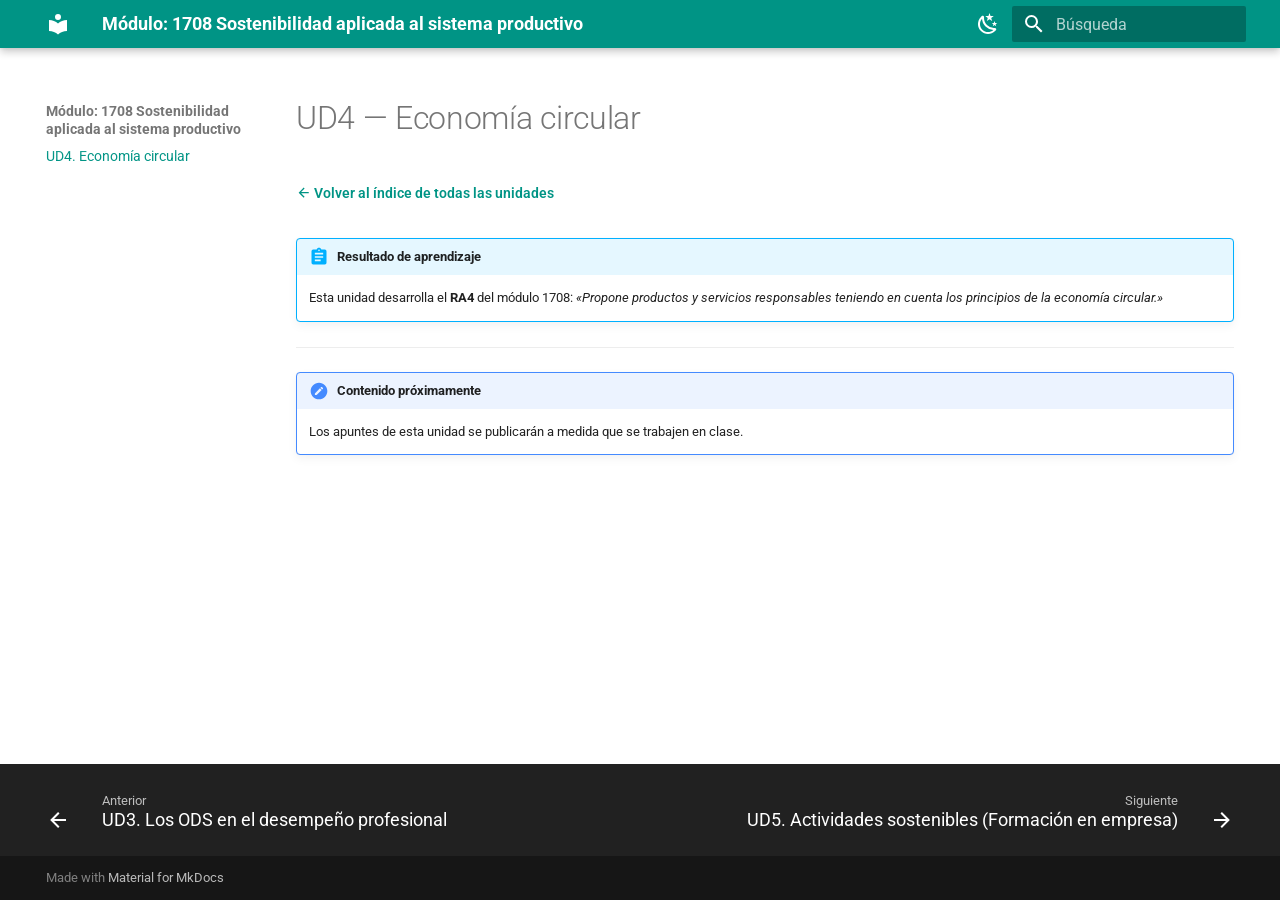
<file: ud4/index.html>
<!doctype html>
<html lang="es" class="no-js">
  <head>
    
      <meta charset="utf-8">
      <meta name="viewport" content="width=device-width,initial-scale=1">
      
        <meta name="description" content="Apuntes del módulo 1708, integrados con ASO">
      
      
        <meta name="author" content="Angela B. Serrano">
      
      
        <link rel="canonical" href="https://angelabserrano.github.io/sostenibilidad/ud4/">
      
      
        <link rel="prev" href="../ud3/">
      
      
        <link rel="next" href="../ud5/">
      
      
        
      
      
      <link rel="icon" href="../assets/images/favicon.png">
      <meta name="generator" content="mkdocs-1.6.1, mkdocs-material-9.8.2">
    
    
      
        <title>UD4. Economía circular - Módulo: 1708 Sostenibilidad aplicada al sistema productivo</title>
      
    
    
      <link rel="stylesheet" href="../assets/stylesheets/main.57a0d79d.min.css">
      
        
        <link rel="stylesheet" href="../assets/stylesheets/palette.fb2fffe2.min.css">
      
      


    
    
      
    
    
      
        
        
        <link rel="preconnect" href="https://fonts.gstatic.com" crossorigin>
        <link rel="stylesheet" href="https://fonts.googleapis.com/css?family=Roboto:300,300i,400,400i,700,700i%7CRoboto+Mono:400,400i,700,700i&display=fallback">
        <style>:root{--md-text-font:"Roboto";--md-code-font:"Roboto Mono"}</style>
      
    
    
      <link rel="stylesheet" href="../stylesheets/extra.css">
    
    <script>__md_scope=new URL("..",location),__md_hash=e=>[...e].reduce(((e,_)=>(e<<5)-e+_.charCodeAt(0)),0),__md_get=(e,_=localStorage,t=__md_scope)=>JSON.parse(_.getItem(t.pathname+"."+e)),__md_set=(e,_,t=localStorage,a=__md_scope)=>{try{t.setItem(a.pathname+"."+e,JSON.stringify(_))}catch(e){}}</script>
    
      

    
    
  </head>
  
  
    
    
      
    
    
    
    
    <body dir="ltr" data-md-color-scheme="default" data-md-color-primary="teal" data-md-color-accent="cyan">
  
    
    <input class="md-toggle" data-md-toggle="drawer" type="checkbox" id="__drawer" autocomplete="off">
    <input class="md-toggle" data-md-toggle="search" type="checkbox" id="__search" autocomplete="off">
    <label class="md-overlay" for="__drawer"></label>
    <div data-md-component="skip">
      
        
        <a href="#ud4-economia-circular" class="md-skip">
          Saltar a contenido
        </a>
      
    </div>
    <div data-md-component="announce">
      
    </div>
    
    
      

  

<header class="md-header md-header--shadow" data-md-component="header">
  <nav class="md-header__inner md-grid" aria-label="Cabecera">
    <a href=".." title="Módulo: 1708 Sostenibilidad aplicada al sistema productivo" class="md-header__button md-logo" aria-label="Módulo: 1708 Sostenibilidad aplicada al sistema productivo" data-md-component="logo">
      
  
  <svg xmlns="http://www.w3.org/2000/svg" viewBox="0 0 24 24"><path d="M12 8a3 3 0 0 0 3-3 3 3 0 0 0-3-3 3 3 0 0 0-3 3 3 3 0 0 0 3 3m0 3.54C9.64 9.35 6.5 8 3 8v11c3.5 0 6.64 1.35 9 3.54 2.36-2.19 5.5-3.54 9-3.54V8c-3.5 0-6.64 1.35-9 3.54"/></svg>

    </a>
    <label class="md-header__button md-icon" for="__drawer">
      
      <svg xmlns="http://www.w3.org/2000/svg" viewBox="0 0 24 24"><path d="M3 6h18v2H3zm0 5h18v2H3zm0 5h18v2H3z"/></svg>
    </label>
    <div class="md-header__title" data-md-component="header-title">
      <div class="md-header__ellipsis">
        <div class="md-header__topic">
          <span class="md-ellipsis">
            Módulo: 1708 Sostenibilidad aplicada al sistema productivo
          </span>
        </div>
        <div class="md-header__topic" data-md-component="header-topic">
          <span class="md-ellipsis">
            
              UD4. Economía circular
            
          </span>
        </div>
      </div>
    </div>
    
      
        <form class="md-header__option" data-md-component="palette">
  
    
    
    
    <input class="md-option" data-md-color-media="" data-md-color-scheme="default" data-md-color-primary="teal" data-md-color-accent="cyan"  aria-label="Modo oscuro"  type="radio" name="__palette" id="__palette_0">
    
      <label class="md-header__button md-icon" title="Modo oscuro" for="__palette_1" hidden>
        <svg xmlns="http://www.w3.org/2000/svg" viewBox="0 0 24 24"><path d="m17.75 4.09-2.53 1.94.91 3.06-2.63-1.81-2.63 1.81.91-3.06-2.53-1.94L12.44 4l1.06-3 1.06 3zm3.5 6.91-1.64 1.25.59 1.98-1.7-1.17-1.7 1.17.59-1.98L15.75 11l2.06-.05L18.5 9l.69 1.95zm-2.28 4.95c.83-.08 1.72 1.1 1.19 1.85-.32.45-.66.87-1.08 1.27C15.17 23 8.84 23 4.94 19.07c-3.91-3.9-3.91-10.24 0-14.14.4-.4.82-.76 1.27-1.08.75-.53 1.93.36 1.85 1.19-.27 2.86.69 5.83 2.89 8.02a9.96 9.96 0 0 0 8.02 2.89m-1.64 2.02a12.08 12.08 0 0 1-7.8-3.47c-2.17-2.19-3.33-5-3.49-7.82-2.81 3.14-2.7 7.96.31 10.98 3.02 3.01 7.84 3.12 10.98.31"/></svg>
      </label>
    
  
    
    
    
    <input class="md-option" data-md-color-media="" data-md-color-scheme="slate" data-md-color-primary="teal" data-md-color-accent="cyan"  aria-label="Modo claro"  type="radio" name="__palette" id="__palette_1">
    
      <label class="md-header__button md-icon" title="Modo claro" for="__palette_0" hidden>
        <svg xmlns="http://www.w3.org/2000/svg" viewBox="0 0 24 24"><path d="M12 7a5 5 0 0 1 5 5 5 5 0 0 1-5 5 5 5 0 0 1-5-5 5 5 0 0 1 5-5m0 2a3 3 0 0 0-3 3 3 3 0 0 0 3 3 3 3 0 0 0 3-3 3 3 0 0 0-3-3m0-7 2.39 3.42C13.65 5.15 12.84 5 12 5s-1.65.15-2.39.42zM3.34 7l4.16-.35A7.2 7.2 0 0 0 5.94 8.5c-.44.74-.69 1.5-.83 2.29zm.02 10 1.76-3.77a7.131 7.131 0 0 0 2.38 4.14zM20.65 7l-1.77 3.79a7.02 7.02 0 0 0-2.38-4.15zm-.01 10-4.14.36c.59-.51 1.12-1.14 1.54-1.86.42-.73.69-1.5.83-2.29zM12 22l-2.41-3.44c.74.27 1.55.44 2.41.44.82 0 1.63-.17 2.37-.44z"/></svg>
      </label>
    
  
</form>
      
    
    
      <script>var palette=__md_get("__palette");if(palette&&palette.color){if("(prefers-color-scheme)"===palette.color.media){var media=matchMedia("(prefers-color-scheme: light)"),input=document.querySelector(media.matches?"[data-md-color-media='(prefers-color-scheme: light)']":"[data-md-color-media='(prefers-color-scheme: dark)']");palette.color.media=input.getAttribute("data-md-color-media"),palette.color.scheme=input.getAttribute("data-md-color-scheme"),palette.color.primary=input.getAttribute("data-md-color-primary"),palette.color.accent=input.getAttribute("data-md-color-accent")}for(var[key,value]of Object.entries(palette.color))document.body.setAttribute("data-md-color-"+key,value)}</script>
    
    
    
      
      
        <label class="md-header__button md-icon" for="__search">
          
          <svg xmlns="http://www.w3.org/2000/svg" viewBox="0 0 24 24"><path d="M9.5 3A6.5 6.5 0 0 1 16 9.5c0 1.61-.59 3.09-1.56 4.23l.27.27h.79l5 5-1.5 1.5-5-5v-.79l-.27-.27A6.52 6.52 0 0 1 9.5 16 6.5 6.5 0 0 1 3 9.5 6.5 6.5 0 0 1 9.5 3m0 2C7 5 5 7 5 9.5S7 14 9.5 14 14 12 14 9.5 12 5 9.5 5"/></svg>
        </label>
        <div class="md-search" data-md-component="search" role="dialog">
  <label class="md-search__overlay" for="__search"></label>
  <div class="md-search__inner" role="search">
    <form class="md-search__form" name="search">
      <input type="text" class="md-search__input" name="query" aria-label="Búsqueda" placeholder="Búsqueda" autocapitalize="off" autocorrect="off" autocomplete="off" spellcheck="false" data-md-component="search-query" required>
      <label class="md-search__icon md-icon" for="__search">
        
        <svg xmlns="http://www.w3.org/2000/svg" viewBox="0 0 24 24"><path d="M9.5 3A6.5 6.5 0 0 1 16 9.5c0 1.61-.59 3.09-1.56 4.23l.27.27h.79l5 5-1.5 1.5-5-5v-.79l-.27-.27A6.52 6.52 0 0 1 9.5 16 6.5 6.5 0 0 1 3 9.5 6.5 6.5 0 0 1 9.5 3m0 2C7 5 5 7 5 9.5S7 14 9.5 14 14 12 14 9.5 12 5 9.5 5"/></svg>
        
        <svg xmlns="http://www.w3.org/2000/svg" viewBox="0 0 24 24"><path d="M20 11v2H8l5.5 5.5-1.42 1.42L4.16 12l7.92-7.92L13.5 5.5 8 11z"/></svg>
      </label>
      <nav class="md-search__options" aria-label="Buscar">
        
        <button type="reset" class="md-search__icon md-icon" title="Limpiar" aria-label="Limpiar" tabindex="-1">
          
          <svg xmlns="http://www.w3.org/2000/svg" viewBox="0 0 24 24"><path d="M19 6.41 17.59 5 12 10.59 6.41 5 5 6.41 10.59 12 5 17.59 6.41 19 12 13.41 17.59 19 19 17.59 13.41 12z"/></svg>
        </button>
      </nav>
      
        <div class="md-search__suggest" data-md-component="search-suggest"></div>
      
    </form>
    <div class="md-search__output">
      <div class="md-search__scrollwrap" tabindex="0" data-md-scrollfix>
        <div class="md-search-result" data-md-component="search-result">
          <div class="md-search-result__meta">
            Inicializando búsqueda
          </div>
          <ol class="md-search-result__list" role="presentation"></ol>
        </div>
      </div>
    </div>
  </div>
</div>
      
    
    
  </nav>
  
</header>
    
    <div class="md-container" data-md-component="container">
      
      
        
          
        
      
      <main class="md-main" data-md-component="main">
        <div class="md-main__inner md-grid">
          
            
              
              <div class="md-sidebar md-sidebar--primary" data-md-component="sidebar" data-md-type="navigation" >
                <div class="md-sidebar__scrollwrap">
                  <div class="md-sidebar__inner">
                    



  

<nav class="md-nav md-nav--primary md-nav--integrated" aria-label="Navegación" data-md-level="0">
  <label class="md-nav__title" for="__drawer">
    <a href=".." title="Módulo: 1708 Sostenibilidad aplicada al sistema productivo" class="md-nav__button md-logo" aria-label="Módulo: 1708 Sostenibilidad aplicada al sistema productivo" data-md-component="logo">
      
  
  <svg xmlns="http://www.w3.org/2000/svg" viewBox="0 0 24 24"><path d="M12 8a3 3 0 0 0 3-3 3 3 0 0 0-3-3 3 3 0 0 0-3 3 3 3 0 0 0 3 3m0 3.54C9.64 9.35 6.5 8 3 8v11c3.5 0 6.64 1.35 9 3.54 2.36-2.19 5.5-3.54 9-3.54V8c-3.5 0-6.64 1.35-9 3.54"/></svg>

    </a>
    Módulo: 1708 Sostenibilidad aplicada al sistema productivo
  </label>
  
  <ul class="md-nav__list" data-md-scrollfix>
    
      
      
  
  
  
  
    <li class="md-nav__item">
      <a href=".." class="md-nav__link">
        
  
  
  <span class="md-ellipsis">
    
  
    Inicio
  

    
  </span>
  
  

      </a>
    </li>
  

    
      
      
  
  
  
  
    <li class="md-nav__item">
      <a href="../ud1/" class="md-nav__link">
        
  
  
  <span class="md-ellipsis">
    
  
    UD1. Sostenibilidad, ASG y marcos internacionales
  

    
  </span>
  
  

      </a>
    </li>
  

    
      
      
  
  
  
  
    <li class="md-nav__item">
      <a href="../ud2/" class="md-nav__link">
        
  
  
  <span class="md-ellipsis">
    
  
    UD2. Retos ambientales y sociales
  

    
  </span>
  
  

      </a>
    </li>
  

    
      
      
  
  
  
  
    <li class="md-nav__item">
      <a href="../ud3/" class="md-nav__link">
        
  
  
  <span class="md-ellipsis">
    
  
    UD3. Los ODS en el desempeño profesional
  

    
  </span>
  
  

      </a>
    </li>
  

    
      
      
  
  
    
  
  
  
    <li class="md-nav__item md-nav__item--active">
      
      <input class="md-nav__toggle md-toggle" type="checkbox" id="__toc">
      
      
        
      
      
      <a href="./" class="md-nav__link md-nav__link--active">
        
  
  
  <span class="md-ellipsis">
    
  
    UD4. Economía circular
  

    
  </span>
  
  

      </a>
      
    </li>
  

    
      
      
  
  
  
  
    <li class="md-nav__item">
      <a href="../ud5/" class="md-nav__link">
        
  
  
  <span class="md-ellipsis">
    
  
    UD5. Actividades sostenibles (Formación en empresa)
  

    
  </span>
  
  

      </a>
    </li>
  

    
      
      
  
  
  
  
    <li class="md-nav__item">
      <a href="../ud6/" class="md-nav__link">
        
  
  
  <span class="md-ellipsis">
    
  
    UD6. El plan de sostenibilidad
  

    
  </span>
  
  

      </a>
    </li>
  

    
  </ul>
</nav>
                  </div>
                </div>
              </div>
            
            
          
          
            <div class="md-content" data-md-component="content">
              
              <article class="md-content__inner md-typeset">
                
                  



<h1 id="ud4-economia-circular">UD4 — Economía circular<a class="headerlink" href="#ud4-economia-circular" title="Permanent link">&para;</a></h1>
<p><a class="volver-indice" href="../"><span class="twemoji"><svg xmlns="http://www.w3.org/2000/svg" viewBox="0 0 24 24"><path d="M20 11v2H8l5.5 5.5-1.42 1.42L4.16 12l7.92-7.92L13.5 5.5 8 11z"/></svg></span> Volver al índice de todas las unidades</a></p>
<div class="admonition abstract">
<p class="admonition-title">Resultado de aprendizaje</p>
<p>Esta unidad desarrolla el <strong>RA4</strong> del módulo 1708: <em>«Propone productos y servicios responsables teniendo en cuenta los principios de la economía circular.»</em></p>
</div>
<hr />
<div class="admonition note">
<p class="admonition-title">Contenido próximamente</p>
<p>Los apuntes de esta unidad se publicarán a medida que se trabajen en clase.</p>
</div>












                
              </article>
            </div>
          
          
<script>var target=document.getElementById(location.hash.slice(1));target&&target.name&&(target.checked=target.name.startsWith("__tabbed_"))</script>
        </div>
        
          <button type="button" class="md-top md-icon" data-md-component="top" hidden>
  
  <svg xmlns="http://www.w3.org/2000/svg" viewBox="0 0 24 24"><path d="M13 20h-2V8l-5.5 5.5-1.42-1.42L12 4.16l7.92 7.92-1.42 1.42L13 8z"/></svg>
  Volver al principio
</button>
        
      </main>
      
        <footer class="md-footer">
  
    
      
      <nav class="md-footer__inner md-grid" aria-label="Pie" >
        
          
          <a href="../ud3/" class="md-footer__link md-footer__link--prev" aria-label="Anterior: UD3. Los ODS en el desempeño profesional">
            <div class="md-footer__button md-icon">
              
              <svg xmlns="http://www.w3.org/2000/svg" viewBox="0 0 24 24"><path d="M20 11v2H8l5.5 5.5-1.42 1.42L4.16 12l7.92-7.92L13.5 5.5 8 11z"/></svg>
            </div>
            <div class="md-footer__title">
              <span class="md-footer__direction">
                Anterior
              </span>
              <div class="md-ellipsis">
                UD3. Los ODS en el desempeño profesional
              </div>
            </div>
          </a>
        
        
          
          <a href="../ud5/" class="md-footer__link md-footer__link--next" aria-label="Siguiente: UD5. Actividades sostenibles (Formación en empresa)">
            <div class="md-footer__title">
              <span class="md-footer__direction">
                Siguiente
              </span>
              <div class="md-ellipsis">
                UD5. Actividades sostenibles (Formación en empresa)
              </div>
            </div>
            <div class="md-footer__button md-icon">
              
              <svg xmlns="http://www.w3.org/2000/svg" viewBox="0 0 24 24"><path d="M4 11v2h12l-5.5 5.5 1.42 1.42L19.84 12l-7.92-7.92L10.5 5.5 16 11z"/></svg>
            </div>
          </a>
        
      </nav>
    
  
  <div class="md-footer-meta md-typeset">
    <div class="md-footer-meta__inner md-grid">
      <div class="md-copyright">
  
  
    Made with
    <a href="https://squidfunk.github.io/mkdocs-material/" target="_blank" rel="noopener">
      Material for MkDocs
    </a>
  
</div>
      
    </div>
  </div>
</footer>
      
    </div>
    <div class="md-dialog" data-md-component="dialog">
      <div class="md-dialog__inner md-typeset"></div>
    </div>
    
    
    
      
      
      <script id="__config" type="application/json">{"annotate": null, "base": "..", "features": ["navigation.top", "navigation.footer", "search.highlight", "search.suggest", "content.code.copy", "toc.follow", "toc.integrate"], "search": "../assets/javascripts/workers/search.a7633da7.min.js", "tags": null, "translations": {"clipboard.copied": "Copiado al portapapeles", "clipboard.copy": "Copiar al portapapeles", "search.result.more.one": "1 m\u00e1s en esta p\u00e1gina", "search.result.more.other": "# m\u00e1s en esta p\u00e1gina", "search.result.none": "No se encontraron documentos", "search.result.one": "1 documento encontrado", "search.result.other": "# documentos encontrados", "search.result.placeholder": "Teclee para comenzar b\u00fasqueda", "search.result.term.missing": "Falta", "select.version": "Seleccionar versi\u00f3n"}, "version": null}</script>
    
    
      <script src="../assets/javascripts/bundle.a5f9d56c.min.js"></script>
      
    
  </body>
</html>
</file>
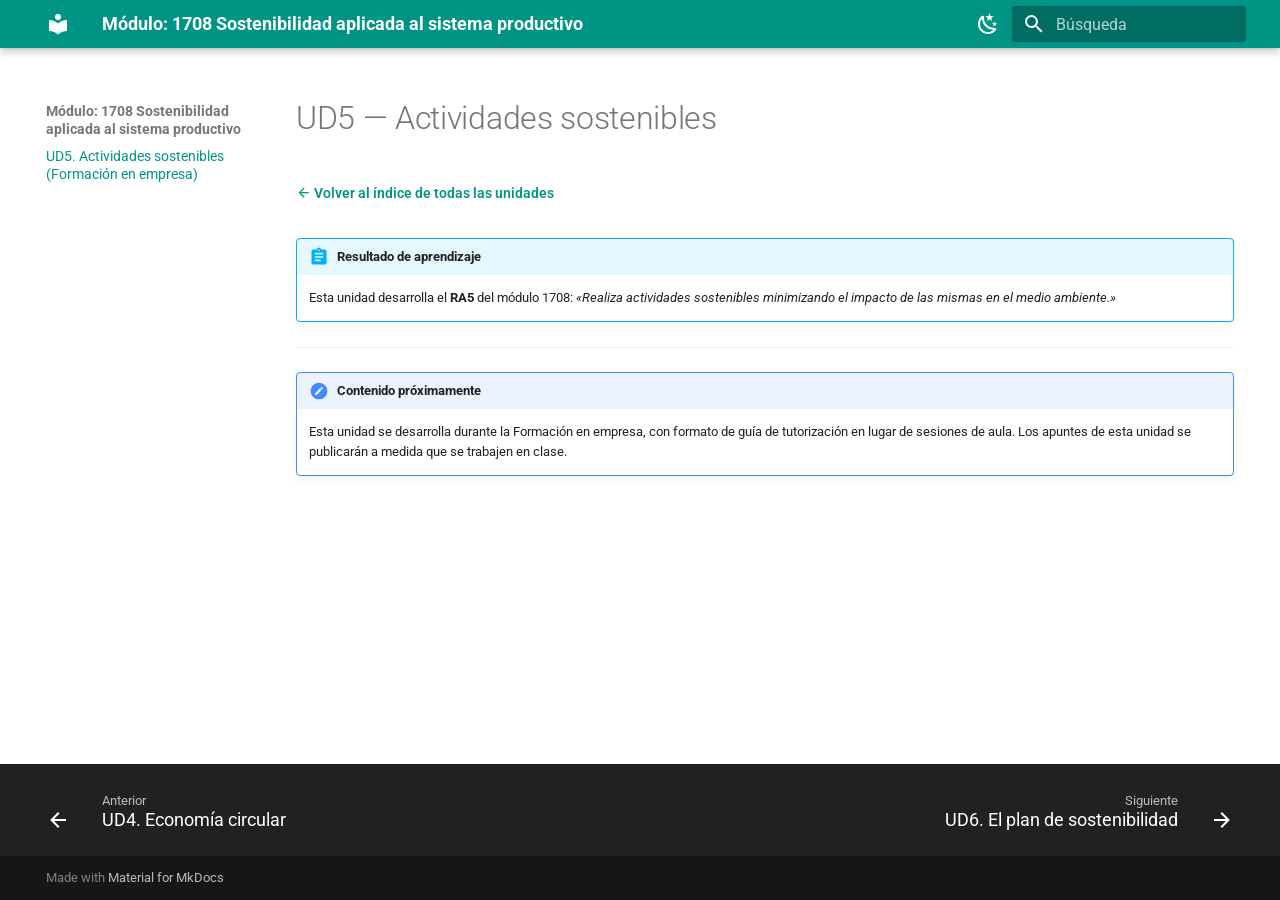
<file: ud5/index.html>
<!doctype html>
<html lang="es" class="no-js">
  <head>
    
      <meta charset="utf-8">
      <meta name="viewport" content="width=device-width,initial-scale=1">
      
        <meta name="description" content="Apuntes del módulo 1708, integrados con ASO">
      
      
        <meta name="author" content="Angela B. Serrano">
      
      
        <link rel="canonical" href="https://angelabserrano.github.io/sostenibilidad/ud5/">
      
      
        <link rel="prev" href="../ud4/">
      
      
        <link rel="next" href="../ud6/">
      
      
        
      
      
      <link rel="icon" href="../assets/images/favicon.png">
      <meta name="generator" content="mkdocs-1.6.1, mkdocs-material-9.8.2">
    
    
      
        <title>UD5. Actividades sostenibles (Formación en empresa) - Módulo: 1708 Sostenibilidad aplicada al sistema productivo</title>
      
    
    
      <link rel="stylesheet" href="../assets/stylesheets/main.57a0d79d.min.css">
      
        
        <link rel="stylesheet" href="../assets/stylesheets/palette.fb2fffe2.min.css">
      
      


    
    
      
    
    
      
        
        
        <link rel="preconnect" href="https://fonts.gstatic.com" crossorigin>
        <link rel="stylesheet" href="https://fonts.googleapis.com/css?family=Roboto:300,300i,400,400i,700,700i%7CRoboto+Mono:400,400i,700,700i&display=fallback">
        <style>:root{--md-text-font:"Roboto";--md-code-font:"Roboto Mono"}</style>
      
    
    
      <link rel="stylesheet" href="../stylesheets/extra.css">
    
    <script>__md_scope=new URL("..",location),__md_hash=e=>[...e].reduce(((e,_)=>(e<<5)-e+_.charCodeAt(0)),0),__md_get=(e,_=localStorage,t=__md_scope)=>JSON.parse(_.getItem(t.pathname+"."+e)),__md_set=(e,_,t=localStorage,a=__md_scope)=>{try{t.setItem(a.pathname+"."+e,JSON.stringify(_))}catch(e){}}</script>
    
      

    
    
  </head>
  
  
    
    
      
    
    
    
    
    <body dir="ltr" data-md-color-scheme="default" data-md-color-primary="teal" data-md-color-accent="cyan">
  
    
    <input class="md-toggle" data-md-toggle="drawer" type="checkbox" id="__drawer" autocomplete="off">
    <input class="md-toggle" data-md-toggle="search" type="checkbox" id="__search" autocomplete="off">
    <label class="md-overlay" for="__drawer"></label>
    <div data-md-component="skip">
      
        
        <a href="#ud5-actividades-sostenibles" class="md-skip">
          Saltar a contenido
        </a>
      
    </div>
    <div data-md-component="announce">
      
    </div>
    
    
      

  

<header class="md-header md-header--shadow" data-md-component="header">
  <nav class="md-header__inner md-grid" aria-label="Cabecera">
    <a href=".." title="Módulo: 1708 Sostenibilidad aplicada al sistema productivo" class="md-header__button md-logo" aria-label="Módulo: 1708 Sostenibilidad aplicada al sistema productivo" data-md-component="logo">
      
  
  <svg xmlns="http://www.w3.org/2000/svg" viewBox="0 0 24 24"><path d="M12 8a3 3 0 0 0 3-3 3 3 0 0 0-3-3 3 3 0 0 0-3 3 3 3 0 0 0 3 3m0 3.54C9.64 9.35 6.5 8 3 8v11c3.5 0 6.64 1.35 9 3.54 2.36-2.19 5.5-3.54 9-3.54V8c-3.5 0-6.64 1.35-9 3.54"/></svg>

    </a>
    <label class="md-header__button md-icon" for="__drawer">
      
      <svg xmlns="http://www.w3.org/2000/svg" viewBox="0 0 24 24"><path d="M3 6h18v2H3zm0 5h18v2H3zm0 5h18v2H3z"/></svg>
    </label>
    <div class="md-header__title" data-md-component="header-title">
      <div class="md-header__ellipsis">
        <div class="md-header__topic">
          <span class="md-ellipsis">
            Módulo: 1708 Sostenibilidad aplicada al sistema productivo
          </span>
        </div>
        <div class="md-header__topic" data-md-component="header-topic">
          <span class="md-ellipsis">
            
              UD5. Actividades sostenibles (Formación en empresa)
            
          </span>
        </div>
      </div>
    </div>
    
      
        <form class="md-header__option" data-md-component="palette">
  
    
    
    
    <input class="md-option" data-md-color-media="" data-md-color-scheme="default" data-md-color-primary="teal" data-md-color-accent="cyan"  aria-label="Modo oscuro"  type="radio" name="__palette" id="__palette_0">
    
      <label class="md-header__button md-icon" title="Modo oscuro" for="__palette_1" hidden>
        <svg xmlns="http://www.w3.org/2000/svg" viewBox="0 0 24 24"><path d="m17.75 4.09-2.53 1.94.91 3.06-2.63-1.81-2.63 1.81.91-3.06-2.53-1.94L12.44 4l1.06-3 1.06 3zm3.5 6.91-1.64 1.25.59 1.98-1.7-1.17-1.7 1.17.59-1.98L15.75 11l2.06-.05L18.5 9l.69 1.95zm-2.28 4.95c.83-.08 1.72 1.1 1.19 1.85-.32.45-.66.87-1.08 1.27C15.17 23 8.84 23 4.94 19.07c-3.91-3.9-3.91-10.24 0-14.14.4-.4.82-.76 1.27-1.08.75-.53 1.93.36 1.85 1.19-.27 2.86.69 5.83 2.89 8.02a9.96 9.96 0 0 0 8.02 2.89m-1.64 2.02a12.08 12.08 0 0 1-7.8-3.47c-2.17-2.19-3.33-5-3.49-7.82-2.81 3.14-2.7 7.96.31 10.98 3.02 3.01 7.84 3.12 10.98.31"/></svg>
      </label>
    
  
    
    
    
    <input class="md-option" data-md-color-media="" data-md-color-scheme="slate" data-md-color-primary="teal" data-md-color-accent="cyan"  aria-label="Modo claro"  type="radio" name="__palette" id="__palette_1">
    
      <label class="md-header__button md-icon" title="Modo claro" for="__palette_0" hidden>
        <svg xmlns="http://www.w3.org/2000/svg" viewBox="0 0 24 24"><path d="M12 7a5 5 0 0 1 5 5 5 5 0 0 1-5 5 5 5 0 0 1-5-5 5 5 0 0 1 5-5m0 2a3 3 0 0 0-3 3 3 3 0 0 0 3 3 3 3 0 0 0 3-3 3 3 0 0 0-3-3m0-7 2.39 3.42C13.65 5.15 12.84 5 12 5s-1.65.15-2.39.42zM3.34 7l4.16-.35A7.2 7.2 0 0 0 5.94 8.5c-.44.74-.69 1.5-.83 2.29zm.02 10 1.76-3.77a7.131 7.131 0 0 0 2.38 4.14zM20.65 7l-1.77 3.79a7.02 7.02 0 0 0-2.38-4.15zm-.01 10-4.14.36c.59-.51 1.12-1.14 1.54-1.86.42-.73.69-1.5.83-2.29zM12 22l-2.41-3.44c.74.27 1.55.44 2.41.44.82 0 1.63-.17 2.37-.44z"/></svg>
      </label>
    
  
</form>
      
    
    
      <script>var palette=__md_get("__palette");if(palette&&palette.color){if("(prefers-color-scheme)"===palette.color.media){var media=matchMedia("(prefers-color-scheme: light)"),input=document.querySelector(media.matches?"[data-md-color-media='(prefers-color-scheme: light)']":"[data-md-color-media='(prefers-color-scheme: dark)']");palette.color.media=input.getAttribute("data-md-color-media"),palette.color.scheme=input.getAttribute("data-md-color-scheme"),palette.color.primary=input.getAttribute("data-md-color-primary"),palette.color.accent=input.getAttribute("data-md-color-accent")}for(var[key,value]of Object.entries(palette.color))document.body.setAttribute("data-md-color-"+key,value)}</script>
    
    
    
      
      
        <label class="md-header__button md-icon" for="__search">
          
          <svg xmlns="http://www.w3.org/2000/svg" viewBox="0 0 24 24"><path d="M9.5 3A6.5 6.5 0 0 1 16 9.5c0 1.61-.59 3.09-1.56 4.23l.27.27h.79l5 5-1.5 1.5-5-5v-.79l-.27-.27A6.52 6.52 0 0 1 9.5 16 6.5 6.5 0 0 1 3 9.5 6.5 6.5 0 0 1 9.5 3m0 2C7 5 5 7 5 9.5S7 14 9.5 14 14 12 14 9.5 12 5 9.5 5"/></svg>
        </label>
        <div class="md-search" data-md-component="search" role="dialog">
  <label class="md-search__overlay" for="__search"></label>
  <div class="md-search__inner" role="search">
    <form class="md-search__form" name="search">
      <input type="text" class="md-search__input" name="query" aria-label="Búsqueda" placeholder="Búsqueda" autocapitalize="off" autocorrect="off" autocomplete="off" spellcheck="false" data-md-component="search-query" required>
      <label class="md-search__icon md-icon" for="__search">
        
        <svg xmlns="http://www.w3.org/2000/svg" viewBox="0 0 24 24"><path d="M9.5 3A6.5 6.5 0 0 1 16 9.5c0 1.61-.59 3.09-1.56 4.23l.27.27h.79l5 5-1.5 1.5-5-5v-.79l-.27-.27A6.52 6.52 0 0 1 9.5 16 6.5 6.5 0 0 1 3 9.5 6.5 6.5 0 0 1 9.5 3m0 2C7 5 5 7 5 9.5S7 14 9.5 14 14 12 14 9.5 12 5 9.5 5"/></svg>
        
        <svg xmlns="http://www.w3.org/2000/svg" viewBox="0 0 24 24"><path d="M20 11v2H8l5.5 5.5-1.42 1.42L4.16 12l7.92-7.92L13.5 5.5 8 11z"/></svg>
      </label>
      <nav class="md-search__options" aria-label="Buscar">
        
        <button type="reset" class="md-search__icon md-icon" title="Limpiar" aria-label="Limpiar" tabindex="-1">
          
          <svg xmlns="http://www.w3.org/2000/svg" viewBox="0 0 24 24"><path d="M19 6.41 17.59 5 12 10.59 6.41 5 5 6.41 10.59 12 5 17.59 6.41 19 12 13.41 17.59 19 19 17.59 13.41 12z"/></svg>
        </button>
      </nav>
      
        <div class="md-search__suggest" data-md-component="search-suggest"></div>
      
    </form>
    <div class="md-search__output">
      <div class="md-search__scrollwrap" tabindex="0" data-md-scrollfix>
        <div class="md-search-result" data-md-component="search-result">
          <div class="md-search-result__meta">
            Inicializando búsqueda
          </div>
          <ol class="md-search-result__list" role="presentation"></ol>
        </div>
      </div>
    </div>
  </div>
</div>
      
    
    
  </nav>
  
</header>
    
    <div class="md-container" data-md-component="container">
      
      
        
          
        
      
      <main class="md-main" data-md-component="main">
        <div class="md-main__inner md-grid">
          
            
              
              <div class="md-sidebar md-sidebar--primary" data-md-component="sidebar" data-md-type="navigation" >
                <div class="md-sidebar__scrollwrap">
                  <div class="md-sidebar__inner">
                    



  

<nav class="md-nav md-nav--primary md-nav--integrated" aria-label="Navegación" data-md-level="0">
  <label class="md-nav__title" for="__drawer">
    <a href=".." title="Módulo: 1708 Sostenibilidad aplicada al sistema productivo" class="md-nav__button md-logo" aria-label="Módulo: 1708 Sostenibilidad aplicada al sistema productivo" data-md-component="logo">
      
  
  <svg xmlns="http://www.w3.org/2000/svg" viewBox="0 0 24 24"><path d="M12 8a3 3 0 0 0 3-3 3 3 0 0 0-3-3 3 3 0 0 0-3 3 3 3 0 0 0 3 3m0 3.54C9.64 9.35 6.5 8 3 8v11c3.5 0 6.64 1.35 9 3.54 2.36-2.19 5.5-3.54 9-3.54V8c-3.5 0-6.64 1.35-9 3.54"/></svg>

    </a>
    Módulo: 1708 Sostenibilidad aplicada al sistema productivo
  </label>
  
  <ul class="md-nav__list" data-md-scrollfix>
    
      
      
  
  
  
  
    <li class="md-nav__item">
      <a href=".." class="md-nav__link">
        
  
  
  <span class="md-ellipsis">
    
  
    Inicio
  

    
  </span>
  
  

      </a>
    </li>
  

    
      
      
  
  
  
  
    <li class="md-nav__item">
      <a href="../ud1/" class="md-nav__link">
        
  
  
  <span class="md-ellipsis">
    
  
    UD1. Sostenibilidad, ASG y marcos internacionales
  

    
  </span>
  
  

      </a>
    </li>
  

    
      
      
  
  
  
  
    <li class="md-nav__item">
      <a href="../ud2/" class="md-nav__link">
        
  
  
  <span class="md-ellipsis">
    
  
    UD2. Retos ambientales y sociales
  

    
  </span>
  
  

      </a>
    </li>
  

    
      
      
  
  
  
  
    <li class="md-nav__item">
      <a href="../ud3/" class="md-nav__link">
        
  
  
  <span class="md-ellipsis">
    
  
    UD3. Los ODS en el desempeño profesional
  

    
  </span>
  
  

      </a>
    </li>
  

    
      
      
  
  
  
  
    <li class="md-nav__item">
      <a href="../ud4/" class="md-nav__link">
        
  
  
  <span class="md-ellipsis">
    
  
    UD4. Economía circular
  

    
  </span>
  
  

      </a>
    </li>
  

    
      
      
  
  
    
  
  
  
    <li class="md-nav__item md-nav__item--active">
      
      <input class="md-nav__toggle md-toggle" type="checkbox" id="__toc">
      
      
        
      
      
      <a href="./" class="md-nav__link md-nav__link--active">
        
  
  
  <span class="md-ellipsis">
    
  
    UD5. Actividades sostenibles (Formación en empresa)
  

    
  </span>
  
  

      </a>
      
    </li>
  

    
      
      
  
  
  
  
    <li class="md-nav__item">
      <a href="../ud6/" class="md-nav__link">
        
  
  
  <span class="md-ellipsis">
    
  
    UD6. El plan de sostenibilidad
  

    
  </span>
  
  

      </a>
    </li>
  

    
  </ul>
</nav>
                  </div>
                </div>
              </div>
            
            
          
          
            <div class="md-content" data-md-component="content">
              
              <article class="md-content__inner md-typeset">
                
                  



<h1 id="ud5-actividades-sostenibles">UD5 — Actividades sostenibles<a class="headerlink" href="#ud5-actividades-sostenibles" title="Permanent link">&para;</a></h1>
<p><a class="volver-indice" href="../"><span class="twemoji"><svg xmlns="http://www.w3.org/2000/svg" viewBox="0 0 24 24"><path d="M20 11v2H8l5.5 5.5-1.42 1.42L4.16 12l7.92-7.92L13.5 5.5 8 11z"/></svg></span> Volver al índice de todas las unidades</a></p>
<div class="admonition abstract">
<p class="admonition-title">Resultado de aprendizaje</p>
<p>Esta unidad desarrolla el <strong>RA5</strong> del módulo 1708: <em>«Realiza actividades sostenibles minimizando el impacto de las mismas en el medio ambiente.»</em></p>
</div>
<hr />
<div class="admonition note">
<p class="admonition-title">Contenido próximamente</p>
<p>Esta unidad se desarrolla durante la Formación en empresa, con formato de guía de tutorización en lugar de sesiones de aula. Los apuntes de esta unidad se publicarán a medida que se trabajen en clase.</p>
</div>












                
              </article>
            </div>
          
          
<script>var target=document.getElementById(location.hash.slice(1));target&&target.name&&(target.checked=target.name.startsWith("__tabbed_"))</script>
        </div>
        
          <button type="button" class="md-top md-icon" data-md-component="top" hidden>
  
  <svg xmlns="http://www.w3.org/2000/svg" viewBox="0 0 24 24"><path d="M13 20h-2V8l-5.5 5.5-1.42-1.42L12 4.16l7.92 7.92-1.42 1.42L13 8z"/></svg>
  Volver al principio
</button>
        
      </main>
      
        <footer class="md-footer">
  
    
      
      <nav class="md-footer__inner md-grid" aria-label="Pie" >
        
          
          <a href="../ud4/" class="md-footer__link md-footer__link--prev" aria-label="Anterior: UD4. Economía circular">
            <div class="md-footer__button md-icon">
              
              <svg xmlns="http://www.w3.org/2000/svg" viewBox="0 0 24 24"><path d="M20 11v2H8l5.5 5.5-1.42 1.42L4.16 12l7.92-7.92L13.5 5.5 8 11z"/></svg>
            </div>
            <div class="md-footer__title">
              <span class="md-footer__direction">
                Anterior
              </span>
              <div class="md-ellipsis">
                UD4. Economía circular
              </div>
            </div>
          </a>
        
        
          
          <a href="../ud6/" class="md-footer__link md-footer__link--next" aria-label="Siguiente: UD6. El plan de sostenibilidad">
            <div class="md-footer__title">
              <span class="md-footer__direction">
                Siguiente
              </span>
              <div class="md-ellipsis">
                UD6. El plan de sostenibilidad
              </div>
            </div>
            <div class="md-footer__button md-icon">
              
              <svg xmlns="http://www.w3.org/2000/svg" viewBox="0 0 24 24"><path d="M4 11v2h12l-5.5 5.5 1.42 1.42L19.84 12l-7.92-7.92L10.5 5.5 16 11z"/></svg>
            </div>
          </a>
        
      </nav>
    
  
  <div class="md-footer-meta md-typeset">
    <div class="md-footer-meta__inner md-grid">
      <div class="md-copyright">
  
  
    Made with
    <a href="https://squidfunk.github.io/mkdocs-material/" target="_blank" rel="noopener">
      Material for MkDocs
    </a>
  
</div>
      
    </div>
  </div>
</footer>
      
    </div>
    <div class="md-dialog" data-md-component="dialog">
      <div class="md-dialog__inner md-typeset"></div>
    </div>
    
    
    
      
      
      <script id="__config" type="application/json">{"annotate": null, "base": "..", "features": ["navigation.top", "navigation.footer", "search.highlight", "search.suggest", "content.code.copy", "toc.follow", "toc.integrate"], "search": "../assets/javascripts/workers/search.a7633da7.min.js", "tags": null, "translations": {"clipboard.copied": "Copiado al portapapeles", "clipboard.copy": "Copiar al portapapeles", "search.result.more.one": "1 m\u00e1s en esta p\u00e1gina", "search.result.more.other": "# m\u00e1s en esta p\u00e1gina", "search.result.none": "No se encontraron documentos", "search.result.one": "1 documento encontrado", "search.result.other": "# documentos encontrados", "search.result.placeholder": "Teclee para comenzar b\u00fasqueda", "search.result.term.missing": "Falta", "select.version": "Seleccionar versi\u00f3n"}, "version": null}</script>
    
    
      <script src="../assets/javascripts/bundle.a5f9d56c.min.js"></script>
      
    
  </body>
</html>
</file>
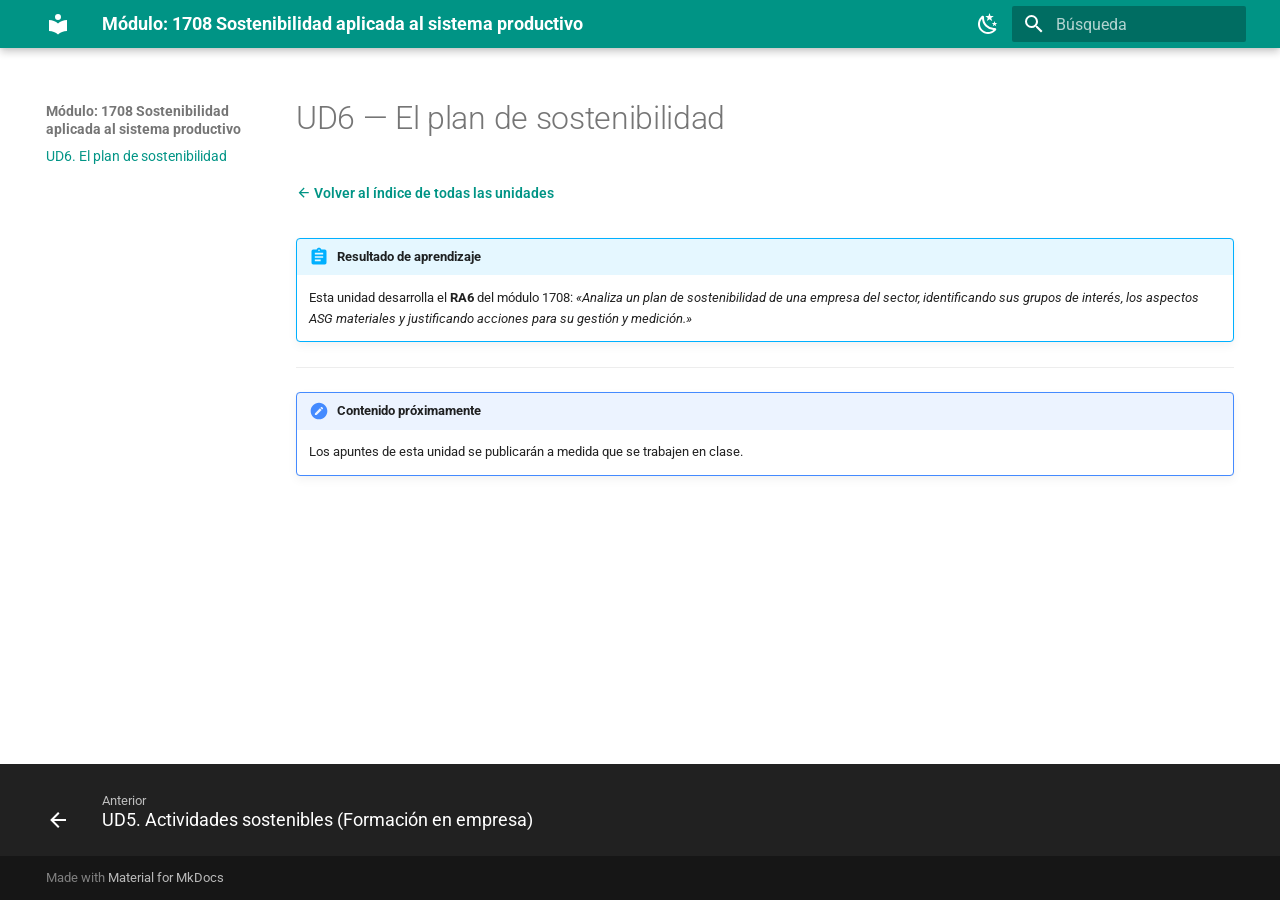
<file: ud6/index.html>
<!doctype html>
<html lang="es" class="no-js">
  <head>
    
      <meta charset="utf-8">
      <meta name="viewport" content="width=device-width,initial-scale=1">
      
        <meta name="description" content="Apuntes del módulo 1708, integrados con ASO">
      
      
        <meta name="author" content="Angela B. Serrano">
      
      
        <link rel="canonical" href="https://angelabserrano.github.io/sostenibilidad/ud6/">
      
      
        <link rel="prev" href="../ud5/">
      
      
      
        
      
      
      <link rel="icon" href="../assets/images/favicon.png">
      <meta name="generator" content="mkdocs-1.6.1, mkdocs-material-9.8.2">
    
    
      
        <title>UD6. El plan de sostenibilidad - Módulo: 1708 Sostenibilidad aplicada al sistema productivo</title>
      
    
    
      <link rel="stylesheet" href="../assets/stylesheets/main.57a0d79d.min.css">
      
        
        <link rel="stylesheet" href="../assets/stylesheets/palette.fb2fffe2.min.css">
      
      


    
    
      
    
    
      
        
        
        <link rel="preconnect" href="https://fonts.gstatic.com" crossorigin>
        <link rel="stylesheet" href="https://fonts.googleapis.com/css?family=Roboto:300,300i,400,400i,700,700i%7CRoboto+Mono:400,400i,700,700i&display=fallback">
        <style>:root{--md-text-font:"Roboto";--md-code-font:"Roboto Mono"}</style>
      
    
    
      <link rel="stylesheet" href="../stylesheets/extra.css">
    
    <script>__md_scope=new URL("..",location),__md_hash=e=>[...e].reduce(((e,_)=>(e<<5)-e+_.charCodeAt(0)),0),__md_get=(e,_=localStorage,t=__md_scope)=>JSON.parse(_.getItem(t.pathname+"."+e)),__md_set=(e,_,t=localStorage,a=__md_scope)=>{try{t.setItem(a.pathname+"."+e,JSON.stringify(_))}catch(e){}}</script>
    
      

    
    
  </head>
  
  
    
    
      
    
    
    
    
    <body dir="ltr" data-md-color-scheme="default" data-md-color-primary="teal" data-md-color-accent="cyan">
  
    
    <input class="md-toggle" data-md-toggle="drawer" type="checkbox" id="__drawer" autocomplete="off">
    <input class="md-toggle" data-md-toggle="search" type="checkbox" id="__search" autocomplete="off">
    <label class="md-overlay" for="__drawer"></label>
    <div data-md-component="skip">
      
        
        <a href="#ud6-el-plan-de-sostenibilidad" class="md-skip">
          Saltar a contenido
        </a>
      
    </div>
    <div data-md-component="announce">
      
    </div>
    
    
      

  

<header class="md-header md-header--shadow" data-md-component="header">
  <nav class="md-header__inner md-grid" aria-label="Cabecera">
    <a href=".." title="Módulo: 1708 Sostenibilidad aplicada al sistema productivo" class="md-header__button md-logo" aria-label="Módulo: 1708 Sostenibilidad aplicada al sistema productivo" data-md-component="logo">
      
  
  <svg xmlns="http://www.w3.org/2000/svg" viewBox="0 0 24 24"><path d="M12 8a3 3 0 0 0 3-3 3 3 0 0 0-3-3 3 3 0 0 0-3 3 3 3 0 0 0 3 3m0 3.54C9.64 9.35 6.5 8 3 8v11c3.5 0 6.64 1.35 9 3.54 2.36-2.19 5.5-3.54 9-3.54V8c-3.5 0-6.64 1.35-9 3.54"/></svg>

    </a>
    <label class="md-header__button md-icon" for="__drawer">
      
      <svg xmlns="http://www.w3.org/2000/svg" viewBox="0 0 24 24"><path d="M3 6h18v2H3zm0 5h18v2H3zm0 5h18v2H3z"/></svg>
    </label>
    <div class="md-header__title" data-md-component="header-title">
      <div class="md-header__ellipsis">
        <div class="md-header__topic">
          <span class="md-ellipsis">
            Módulo: 1708 Sostenibilidad aplicada al sistema productivo
          </span>
        </div>
        <div class="md-header__topic" data-md-component="header-topic">
          <span class="md-ellipsis">
            
              UD6. El plan de sostenibilidad
            
          </span>
        </div>
      </div>
    </div>
    
      
        <form class="md-header__option" data-md-component="palette">
  
    
    
    
    <input class="md-option" data-md-color-media="" data-md-color-scheme="default" data-md-color-primary="teal" data-md-color-accent="cyan"  aria-label="Modo oscuro"  type="radio" name="__palette" id="__palette_0">
    
      <label class="md-header__button md-icon" title="Modo oscuro" for="__palette_1" hidden>
        <svg xmlns="http://www.w3.org/2000/svg" viewBox="0 0 24 24"><path d="m17.75 4.09-2.53 1.94.91 3.06-2.63-1.81-2.63 1.81.91-3.06-2.53-1.94L12.44 4l1.06-3 1.06 3zm3.5 6.91-1.64 1.25.59 1.98-1.7-1.17-1.7 1.17.59-1.98L15.75 11l2.06-.05L18.5 9l.69 1.95zm-2.28 4.95c.83-.08 1.72 1.1 1.19 1.85-.32.45-.66.87-1.08 1.27C15.17 23 8.84 23 4.94 19.07c-3.91-3.9-3.91-10.24 0-14.14.4-.4.82-.76 1.27-1.08.75-.53 1.93.36 1.85 1.19-.27 2.86.69 5.83 2.89 8.02a9.96 9.96 0 0 0 8.02 2.89m-1.64 2.02a12.08 12.08 0 0 1-7.8-3.47c-2.17-2.19-3.33-5-3.49-7.82-2.81 3.14-2.7 7.96.31 10.98 3.02 3.01 7.84 3.12 10.98.31"/></svg>
      </label>
    
  
    
    
    
    <input class="md-option" data-md-color-media="" data-md-color-scheme="slate" data-md-color-primary="teal" data-md-color-accent="cyan"  aria-label="Modo claro"  type="radio" name="__palette" id="__palette_1">
    
      <label class="md-header__button md-icon" title="Modo claro" for="__palette_0" hidden>
        <svg xmlns="http://www.w3.org/2000/svg" viewBox="0 0 24 24"><path d="M12 7a5 5 0 0 1 5 5 5 5 0 0 1-5 5 5 5 0 0 1-5-5 5 5 0 0 1 5-5m0 2a3 3 0 0 0-3 3 3 3 0 0 0 3 3 3 3 0 0 0 3-3 3 3 0 0 0-3-3m0-7 2.39 3.42C13.65 5.15 12.84 5 12 5s-1.65.15-2.39.42zM3.34 7l4.16-.35A7.2 7.2 0 0 0 5.94 8.5c-.44.74-.69 1.5-.83 2.29zm.02 10 1.76-3.77a7.131 7.131 0 0 0 2.38 4.14zM20.65 7l-1.77 3.79a7.02 7.02 0 0 0-2.38-4.15zm-.01 10-4.14.36c.59-.51 1.12-1.14 1.54-1.86.42-.73.69-1.5.83-2.29zM12 22l-2.41-3.44c.74.27 1.55.44 2.41.44.82 0 1.63-.17 2.37-.44z"/></svg>
      </label>
    
  
</form>
      
    
    
      <script>var palette=__md_get("__palette");if(palette&&palette.color){if("(prefers-color-scheme)"===palette.color.media){var media=matchMedia("(prefers-color-scheme: light)"),input=document.querySelector(media.matches?"[data-md-color-media='(prefers-color-scheme: light)']":"[data-md-color-media='(prefers-color-scheme: dark)']");palette.color.media=input.getAttribute("data-md-color-media"),palette.color.scheme=input.getAttribute("data-md-color-scheme"),palette.color.primary=input.getAttribute("data-md-color-primary"),palette.color.accent=input.getAttribute("data-md-color-accent")}for(var[key,value]of Object.entries(palette.color))document.body.setAttribute("data-md-color-"+key,value)}</script>
    
    
    
      
      
        <label class="md-header__button md-icon" for="__search">
          
          <svg xmlns="http://www.w3.org/2000/svg" viewBox="0 0 24 24"><path d="M9.5 3A6.5 6.5 0 0 1 16 9.5c0 1.61-.59 3.09-1.56 4.23l.27.27h.79l5 5-1.5 1.5-5-5v-.79l-.27-.27A6.52 6.52 0 0 1 9.5 16 6.5 6.5 0 0 1 3 9.5 6.5 6.5 0 0 1 9.5 3m0 2C7 5 5 7 5 9.5S7 14 9.5 14 14 12 14 9.5 12 5 9.5 5"/></svg>
        </label>
        <div class="md-search" data-md-component="search" role="dialog">
  <label class="md-search__overlay" for="__search"></label>
  <div class="md-search__inner" role="search">
    <form class="md-search__form" name="search">
      <input type="text" class="md-search__input" name="query" aria-label="Búsqueda" placeholder="Búsqueda" autocapitalize="off" autocorrect="off" autocomplete="off" spellcheck="false" data-md-component="search-query" required>
      <label class="md-search__icon md-icon" for="__search">
        
        <svg xmlns="http://www.w3.org/2000/svg" viewBox="0 0 24 24"><path d="M9.5 3A6.5 6.5 0 0 1 16 9.5c0 1.61-.59 3.09-1.56 4.23l.27.27h.79l5 5-1.5 1.5-5-5v-.79l-.27-.27A6.52 6.52 0 0 1 9.5 16 6.5 6.5 0 0 1 3 9.5 6.5 6.5 0 0 1 9.5 3m0 2C7 5 5 7 5 9.5S7 14 9.5 14 14 12 14 9.5 12 5 9.5 5"/></svg>
        
        <svg xmlns="http://www.w3.org/2000/svg" viewBox="0 0 24 24"><path d="M20 11v2H8l5.5 5.5-1.42 1.42L4.16 12l7.92-7.92L13.5 5.5 8 11z"/></svg>
      </label>
      <nav class="md-search__options" aria-label="Buscar">
        
        <button type="reset" class="md-search__icon md-icon" title="Limpiar" aria-label="Limpiar" tabindex="-1">
          
          <svg xmlns="http://www.w3.org/2000/svg" viewBox="0 0 24 24"><path d="M19 6.41 17.59 5 12 10.59 6.41 5 5 6.41 10.59 12 5 17.59 6.41 19 12 13.41 17.59 19 19 17.59 13.41 12z"/></svg>
        </button>
      </nav>
      
        <div class="md-search__suggest" data-md-component="search-suggest"></div>
      
    </form>
    <div class="md-search__output">
      <div class="md-search__scrollwrap" tabindex="0" data-md-scrollfix>
        <div class="md-search-result" data-md-component="search-result">
          <div class="md-search-result__meta">
            Inicializando búsqueda
          </div>
          <ol class="md-search-result__list" role="presentation"></ol>
        </div>
      </div>
    </div>
  </div>
</div>
      
    
    
  </nav>
  
</header>
    
    <div class="md-container" data-md-component="container">
      
      
        
          
        
      
      <main class="md-main" data-md-component="main">
        <div class="md-main__inner md-grid">
          
            
              
              <div class="md-sidebar md-sidebar--primary" data-md-component="sidebar" data-md-type="navigation" >
                <div class="md-sidebar__scrollwrap">
                  <div class="md-sidebar__inner">
                    



  

<nav class="md-nav md-nav--primary md-nav--integrated" aria-label="Navegación" data-md-level="0">
  <label class="md-nav__title" for="__drawer">
    <a href=".." title="Módulo: 1708 Sostenibilidad aplicada al sistema productivo" class="md-nav__button md-logo" aria-label="Módulo: 1708 Sostenibilidad aplicada al sistema productivo" data-md-component="logo">
      
  
  <svg xmlns="http://www.w3.org/2000/svg" viewBox="0 0 24 24"><path d="M12 8a3 3 0 0 0 3-3 3 3 0 0 0-3-3 3 3 0 0 0-3 3 3 3 0 0 0 3 3m0 3.54C9.64 9.35 6.5 8 3 8v11c3.5 0 6.64 1.35 9 3.54 2.36-2.19 5.5-3.54 9-3.54V8c-3.5 0-6.64 1.35-9 3.54"/></svg>

    </a>
    Módulo: 1708 Sostenibilidad aplicada al sistema productivo
  </label>
  
  <ul class="md-nav__list" data-md-scrollfix>
    
      
      
  
  
  
  
    <li class="md-nav__item">
      <a href=".." class="md-nav__link">
        
  
  
  <span class="md-ellipsis">
    
  
    Inicio
  

    
  </span>
  
  

      </a>
    </li>
  

    
      
      
  
  
  
  
    <li class="md-nav__item">
      <a href="../ud1/" class="md-nav__link">
        
  
  
  <span class="md-ellipsis">
    
  
    UD1. Sostenibilidad, ASG y marcos internacionales
  

    
  </span>
  
  

      </a>
    </li>
  

    
      
      
  
  
  
  
    <li class="md-nav__item">
      <a href="../ud2/" class="md-nav__link">
        
  
  
  <span class="md-ellipsis">
    
  
    UD2. Retos ambientales y sociales
  

    
  </span>
  
  

      </a>
    </li>
  

    
      
      
  
  
  
  
    <li class="md-nav__item">
      <a href="../ud3/" class="md-nav__link">
        
  
  
  <span class="md-ellipsis">
    
  
    UD3. Los ODS en el desempeño profesional
  

    
  </span>
  
  

      </a>
    </li>
  

    
      
      
  
  
  
  
    <li class="md-nav__item">
      <a href="../ud4/" class="md-nav__link">
        
  
  
  <span class="md-ellipsis">
    
  
    UD4. Economía circular
  

    
  </span>
  
  

      </a>
    </li>
  

    
      
      
  
  
  
  
    <li class="md-nav__item">
      <a href="../ud5/" class="md-nav__link">
        
  
  
  <span class="md-ellipsis">
    
  
    UD5. Actividades sostenibles (Formación en empresa)
  

    
  </span>
  
  

      </a>
    </li>
  

    
      
      
  
  
    
  
  
  
    <li class="md-nav__item md-nav__item--active">
      
      <input class="md-nav__toggle md-toggle" type="checkbox" id="__toc">
      
      
        
      
      
      <a href="./" class="md-nav__link md-nav__link--active">
        
  
  
  <span class="md-ellipsis">
    
  
    UD6. El plan de sostenibilidad
  

    
  </span>
  
  

      </a>
      
    </li>
  

    
  </ul>
</nav>
                  </div>
                </div>
              </div>
            
            
          
          
            <div class="md-content" data-md-component="content">
              
              <article class="md-content__inner md-typeset">
                
                  



<h1 id="ud6-el-plan-de-sostenibilidad">UD6 — El plan de sostenibilidad<a class="headerlink" href="#ud6-el-plan-de-sostenibilidad" title="Permanent link">&para;</a></h1>
<p><a class="volver-indice" href="../"><span class="twemoji"><svg xmlns="http://www.w3.org/2000/svg" viewBox="0 0 24 24"><path d="M20 11v2H8l5.5 5.5-1.42 1.42L4.16 12l7.92-7.92L13.5 5.5 8 11z"/></svg></span> Volver al índice de todas las unidades</a></p>
<div class="admonition abstract">
<p class="admonition-title">Resultado de aprendizaje</p>
<p>Esta unidad desarrolla el <strong>RA6</strong> del módulo 1708: <em>«Analiza un plan de sostenibilidad de una empresa del sector, identificando sus grupos de interés, los aspectos ASG materiales y justificando acciones para su gestión y medición.»</em></p>
</div>
<hr />
<div class="admonition note">
<p class="admonition-title">Contenido próximamente</p>
<p>Los apuntes de esta unidad se publicarán a medida que se trabajen en clase.</p>
</div>












                
              </article>
            </div>
          
          
<script>var target=document.getElementById(location.hash.slice(1));target&&target.name&&(target.checked=target.name.startsWith("__tabbed_"))</script>
        </div>
        
          <button type="button" class="md-top md-icon" data-md-component="top" hidden>
  
  <svg xmlns="http://www.w3.org/2000/svg" viewBox="0 0 24 24"><path d="M13 20h-2V8l-5.5 5.5-1.42-1.42L12 4.16l7.92 7.92-1.42 1.42L13 8z"/></svg>
  Volver al principio
</button>
        
      </main>
      
        <footer class="md-footer">
  
    
      
      <nav class="md-footer__inner md-grid" aria-label="Pie" >
        
          
          <a href="../ud5/" class="md-footer__link md-footer__link--prev" aria-label="Anterior: UD5. Actividades sostenibles (Formación en empresa)">
            <div class="md-footer__button md-icon">
              
              <svg xmlns="http://www.w3.org/2000/svg" viewBox="0 0 24 24"><path d="M20 11v2H8l5.5 5.5-1.42 1.42L4.16 12l7.92-7.92L13.5 5.5 8 11z"/></svg>
            </div>
            <div class="md-footer__title">
              <span class="md-footer__direction">
                Anterior
              </span>
              <div class="md-ellipsis">
                UD5. Actividades sostenibles (Formación en empresa)
              </div>
            </div>
          </a>
        
        
      </nav>
    
  
  <div class="md-footer-meta md-typeset">
    <div class="md-footer-meta__inner md-grid">
      <div class="md-copyright">
  
  
    Made with
    <a href="https://squidfunk.github.io/mkdocs-material/" target="_blank" rel="noopener">
      Material for MkDocs
    </a>
  
</div>
      
    </div>
  </div>
</footer>
      
    </div>
    <div class="md-dialog" data-md-component="dialog">
      <div class="md-dialog__inner md-typeset"></div>
    </div>
    
    
    
      
      
      <script id="__config" type="application/json">{"annotate": null, "base": "..", "features": ["navigation.top", "navigation.footer", "search.highlight", "search.suggest", "content.code.copy", "toc.follow", "toc.integrate"], "search": "../assets/javascripts/workers/search.a7633da7.min.js", "tags": null, "translations": {"clipboard.copied": "Copiado al portapapeles", "clipboard.copy": "Copiar al portapapeles", "search.result.more.one": "1 m\u00e1s en esta p\u00e1gina", "search.result.more.other": "# m\u00e1s en esta p\u00e1gina", "search.result.none": "No se encontraron documentos", "search.result.one": "1 documento encontrado", "search.result.other": "# documentos encontrados", "search.result.placeholder": "Teclee para comenzar b\u00fasqueda", "search.result.term.missing": "Falta", "select.version": "Seleccionar versi\u00f3n"}, "version": null}</script>
    
    
      <script src="../assets/javascripts/bundle.a5f9d56c.min.js"></script>
      
    
  </body>
</html>
</file>
<file: stylesheets/extra.css>
/* Custom admonition: reto */
:root {
    --md-admonition-icon--reto: url("data:image/svg+xml;charset=utf-8,<svg xmlns='http://www.w3.org/2000/svg' viewBox='0 0 24 24'><path d='M18 2c0 0-3.3 0-6 2.6C9.3 2 6 2 6 2H2v8c0 2.8 1.9 5.1 4.5 5.8.9 2.4 2.8 4.3 5.5 4.2 2.7 0 4.6-1.8 5.5-4.2C19.9 15.1 22 12.8 22 10V2h-4zM8 13.8C6.2 13.2 4 11.3 4 9V4h2v6c0 1.4.5 2.7 2 3.8zm4 2.2c-2.2 0-4-1.8-4-4V4h3c1.1.9 2.1 2.2 2.5 3.3.4-1.1 1.4-2.4 2.5-3.3H19v8c0 2.2-1.8 4-4 4zm4-2.2c1.5-1.1 2-2.4 2-3.8V4h2v5c0 2.3-2.2 4.2-4 4.8z'/></svg>");
}

.md-typeset .admonition.reto,
.md-typeset details.reto {
    border-color: rgb(255, 145, 0);
}

.md-typeset .reto > .admonition-title,
.md-typeset .reto > summary {
    background-color: rgba(255, 145, 0, 0.1);
    color: rgb(200, 100, 0);
}

.md-typeset .reto > .admonition-title::before,
.md-typeset .reto > summary::before {
    background-color: rgb(255, 145, 0);
    -webkit-mask-image: var(--md-admonition-icon--reto);
            mask-image: var(--md-admonition-icon--reto);
}

/* Admonition "tip" (usada para el caso práctico de la UD6): más teal, coherente con la paleta primaria del sitio */
.md-typeset .tip > .admonition-title,
.md-typeset .tip > summary {
    background-color: rgba(0, 137, 123, 0.1);
}

.md-typeset .tip > .admonition-title::before,
.md-typeset .tip > summary::before {
    background-color: rgb(0, 137, 123);
}

.md-typeset .admonition.tip,
.md-typeset details.tip {
    border-color: rgb(0, 137, 123);
}

/* Título de cada actividad: barra de color a todo el ancho */
.md-typeset .actividad-titulo {
    display: block;
    background-color: var(--md-primary-fg-color);
    color: var(--md-primary-bg-color);
    padding: 0.5em 0.9em;
    border-radius: 4px;
    margin: 1.4em 0 0.6em 0;
}

.md-typeset .actividad-titulo strong {
    color: inherit;
}

/* En las páginas de unidad, el menú de la izquierda muestra solo el índice
   de la unidad actual (su tabla de contenidos integrada), no el resto de unidades. */
.md-sidebar--primary .md-nav--primary > .md-nav__list > .md-nav__item:not(.md-nav__item--active) {
    display: none;
}

/* Enlace "Volver al índice" al inicio de cada unidad */
.md-typeset .volver-indice {
    display: inline-block;
    margin-bottom: 1em;
    font-size: 0.85em;
    font-weight: 600;
}

/* Etiqueta "PRÓXIMAMENTE" en la lista de unidades de la portada */
.md-typeset .badge-proximamente {
    display: inline-block;
    text-transform: uppercase;
    font-size: 0.62em;
    font-weight: 700;
    letter-spacing: 0.09em;
    line-height: 1.7;
    padding: 0 0.7em;
    margin-left: 0.45em;
    vertical-align: 0.18em;
    white-space: nowrap;
    color: rgb(0, 137, 123);
    background-color: rgba(0, 137, 123, 0.14);
    border: 1px solid rgba(0, 137, 123, 0.4);
    border-radius: 999px;
}

[data-md-color-scheme="slate"] .md-typeset .badge-proximamente {
    color: rgb(77, 208, 197);
    background-color: rgba(77, 208, 197, 0.16);
    border-color: rgba(77, 208, 197, 0.4);
}
</file>
<file: assets/stylesheets/main.57a0d79d.min.css>
@charset "UTF-8";html{box-sizing:border-box;-webkit-text-size-adjust:none;-moz-text-size-adjust:none;text-size-adjust:none}*,:after,:before{box-sizing:inherit}@media(prefers-reduced-motion){*,:after,:before{transition:none!important}}body{margin:0;-webkit-font-smoothing:antialiased;-moz-osx-font-smoothing:grayscale;--md-text-font-family:var(--md-text-font, _),
    -apple-system, BlinkMacSystemFont, Helvetica, Arial, sans-serif;--md-code-font-family:var(--md-code-font, _),
    SFMono-Regular, Consolas, Menlo, monospace}.md-typeset code:not(.focus-visible),a,button,input,label{-webkit-tap-highlight-color:transparent}a{color:inherit;text-decoration:none}hr{box-sizing:initial;display:block;height:.05rem;padding:0;overflow:visible;border:0}small{font-size:80%}sub,sup{line-height:1em}img{border-style:none}table{border-spacing:0;border-collapse:initial}td,th{font-weight:400;vertical-align:top}button{padding:0;margin:0;font-family:inherit;font-size:inherit;background:#0000;border:0}input{border:0;outline:none}:root{--md-primary-fg-color:#4051b5;--md-primary-fg-color--light:#5d6cc0;--md-primary-fg-color--dark:#303fa1;--md-primary-bg-color:#fff;--md-primary-bg-color--light:#ffffffb3;--md-accent-fg-color:#526cfe;--md-accent-fg-color--transparent:#526cfe1a;--md-accent-bg-color:#fff;--md-accent-bg-color--light:#ffffffb3;--md-typeset-table-sort-icon:url("data:image/svg+xml;charset=utf-8,<svg xmlns='http://www.w3.org/2000/svg' viewBox='0 0 24 24'><path d='m18 21-4-4h3V7h-3l4-4 4 4h-3v10h3M2 19v-2h10v2M2 13v-2h7v2M2 7V5h4v2z'/></svg>");--md-typeset-table-sort-icon--asc:url("data:image/svg+xml;charset=utf-8,<svg xmlns='http://www.w3.org/2000/svg' viewBox='0 0 24 24'><path d='M19 17h3l-4 4-4-4h3V3h2M2 17h10v2H2M6 5v2H2V5m0 6h7v2H2z'/></svg>");--md-typeset-table-sort-icon--desc:url("data:image/svg+xml;charset=utf-8,<svg xmlns='http://www.w3.org/2000/svg' viewBox='0 0 24 24'><path d='M19 7h3l-4-4-4 4h3v14h2M2 17h10v2H2M6 5v2H2V5m0 6h7v2H2z'/></svg>")}[data-md-color-scheme=default]{color-scheme:light}[data-md-color-scheme=default] img[src$="#gh-dark-mode-only"],[data-md-color-scheme=default] img[src$="#only-dark"]{display:none}:root,[data-md-color-scheme=default]{--md-hue:225deg;--md-default-fg-color:#000000de;--md-default-fg-color--light:#0000008a;--md-default-fg-color--lighter:#00000052;--md-default-fg-color--lightest:#00000012;--md-default-bg-color:#fff;--md-default-bg-color--light:#ffffffb3;--md-default-bg-color--lighter:#ffffff4d;--md-default-bg-color--lightest:#ffffff1f;--md-code-fg-color:#36464e;--md-code-bg-color:#f5f5f5;--md-code-bg-color--light:#f5f5f5b3;--md-code-bg-color--lighter:#f5f5f54d;--md-code-hl-color:#4287ff;--md-code-hl-color--light:#4287ff1a;--md-code-hl-number-color:#d52a2a;--md-code-hl-special-color:#db1457;--md-code-hl-function-color:#a846b9;--md-code-hl-constant-color:#6e59d9;--md-code-hl-keyword-color:#3f6ec6;--md-code-hl-string-color:#1c7d4d;--md-code-hl-name-color:var(--md-code-fg-color);--md-code-hl-operator-color:var(--md-default-fg-color--light);--md-code-hl-punctuation-color:var(--md-default-fg-color--light);--md-code-hl-comment-color:var(--md-default-fg-color--light);--md-code-hl-generic-color:var(--md-default-fg-color--light);--md-code-hl-variable-color:var(--md-default-fg-color--light);--md-typeset-color:var(--md-default-fg-color);--md-typeset-a-color:var(--md-primary-fg-color);--md-typeset-del-color:#f5503d26;--md-typeset-ins-color:#0bd57026;--md-typeset-kbd-color:#fafafa;--md-typeset-kbd-accent-color:#fff;--md-typeset-kbd-border-color:#b8b8b8;--md-typeset-mark-color:#ffff0080;--md-typeset-table-color:#0000001f;--md-typeset-table-color--light:#00000009;--md-admonition-fg-color:var(--md-default-fg-color);--md-admonition-bg-color:var(--md-default-bg-color);--md-warning-fg-color:#000000de;--md-warning-bg-color:#ff9;--md-footer-fg-color:#fff;--md-footer-fg-color--light:#ffffffb3;--md-footer-fg-color--lighter:#ffffff73;--md-footer-bg-color:#000000de;--md-footer-bg-color--dark:#00000052;--md-shadow-z1:0 0.2rem 0.5rem #0000000d,
    0 0 0.05rem #0000001a;--md-shadow-z2:0 0.2rem 0.5rem #0000001a,
    0 0 0.05rem #00000040;--md-shadow-z3:0 0.2rem 0.5rem #0003,
    0 0 0.05rem #00000059}.md-icon svg{display:block;width:1.2rem;height:1.2rem;fill:currentcolor}aside,body,input{font-family:var(--md-text-font-family);font-feature-settings:"kern","liga";color:var(--md-typeset-color)}code,kbd,pre{font-family:var(--md-code-font-family);font-feature-settings:"kern"}.md-typeset{font-size:.8rem;line-height:1.6;overflow-wrap:break-word;-webkit-print-color-adjust:exact;color-adjust:exact}@media print{.md-typeset{font-size:.68rem}.md-typeset code,.md-typeset kbd,.md-typeset pre{white-space:pre-wrap}}.md-typeset blockquote,.md-typeset dl,.md-typeset figure,.md-typeset ol,.md-typeset pre,.md-typeset ul{margin-top:1em;margin-bottom:1em}.md-typeset h1{margin:0 0 1.25em;font-size:2em;line-height:1.3;color:var(--md-default-fg-color--light)}.md-typeset h1,.md-typeset h2{font-weight:300;letter-spacing:-.01em}.md-typeset h2{margin:1.6em 0 .64em;font-size:1.5625em;line-height:1.4}.md-typeset h3{margin:1.6em 0 .8em;font-size:1.25em;font-weight:400;line-height:1.5;letter-spacing:-.01em}.md-typeset h2+h3{margin-top:.8em}.md-typeset h4{margin:1em 0;font-weight:700;letter-spacing:-.01em}.md-typeset h5,.md-typeset h6{margin:1.25em 0;font-size:.8em;font-weight:700;color:var(--md-default-fg-color--light);letter-spacing:-.01em}.md-typeset h5{text-transform:uppercase}.md-typeset h5 code{text-transform:none}.md-typeset hr{display:flow-root;margin:1.5em 0;border-bottom:.05rem solid var(--md-default-fg-color--lightest)}.md-typeset a{color:var(--md-typeset-a-color);word-break:break-word}.md-typeset a,.md-typeset a:before{transition:color 125ms}.md-typeset a:focus,.md-typeset a:hover{color:var(--md-accent-fg-color)}.md-typeset a:focus code,.md-typeset a:hover code{color:var(--md-accent-fg-color);background-color:var(--md-accent-fg-color--transparent)}.md-typeset a code{color:var(--md-typeset-a-color)}.md-typeset a.focus-visible{outline-color:var(--md-accent-fg-color);outline-offset:.2rem}.md-typeset code,.md-typeset kbd,.md-typeset pre{font-variant-ligatures:none;color:var(--md-code-fg-color);direction:ltr;transition:background-color 125ms}.md-typeset code{padding:0 .2941176471em;font-size:.85em;word-break:break-word;background-color:var(--md-code-bg-color);border-radius:.1rem;-webkit-box-decoration-break:clone;box-decoration-break:clone;transition:color 125ms,background-color 125ms}.md-typeset code:not(.focus-visible){outline:none}.md-typeset pre{position:relative;display:flow-root;line-height:1.4}.md-typeset pre>code{display:block;padding:.7720588235em 1.1764705882em;margin:0;overflow:auto;word-break:normal;touch-action:auto;scrollbar-color:var(--md-default-fg-color--lighter) #0000;scrollbar-width:thin;outline-color:var(--md-accent-fg-color);box-shadow:none;-webkit-box-decoration-break:slice;box-decoration-break:slice}.md-typeset pre>code:hover{scrollbar-color:var(--md-accent-fg-color) #0000}.md-typeset pre>code::-webkit-scrollbar{width:.2rem;height:.2rem}.md-typeset pre>code::-webkit-scrollbar-thumb{background-color:var(--md-default-fg-color--lighter)}.md-typeset pre>code::-webkit-scrollbar-thumb:hover{background-color:var(--md-accent-fg-color)}.md-typeset kbd{display:inline-block;padding:0 .6666666667em;font-size:.75em;color:var(--md-default-fg-color);word-break:break-word;vertical-align:text-top;background-color:var(--md-typeset-kbd-color);border-radius:.1rem;box-shadow:0 .1rem 0 .05rem var(--md-typeset-kbd-border-color),0 .1rem 0 var(--md-typeset-kbd-border-color),0 -.1rem .2rem var(--md-typeset-kbd-accent-color) inset}.md-typeset mark{color:inherit;word-break:break-word;background-color:var(--md-typeset-mark-color);-webkit-box-decoration-break:clone;box-decoration-break:clone}.md-typeset abbr{text-decoration:none;cursor:help}.md-typeset [data-preview],.md-typeset abbr{border-bottom:.05rem dotted var(--md-default-fg-color--light)}.md-typeset small{opacity:.75}[dir=ltr] .md-typeset sub,[dir=ltr] .md-typeset sup{margin-left:.078125em}[dir=rtl] .md-typeset sub,[dir=rtl] .md-typeset sup{margin-right:.078125em}[dir=ltr] .md-typeset blockquote{padding-left:.6rem;border-left:.2rem solid var(--md-default-fg-color--lighter)}[dir=rtl] .md-typeset blockquote{padding-right:.6rem;border-right:.2rem solid var(--md-default-fg-color--lighter)}.md-typeset blockquote{margin-left:0;margin-right:0;color:var(--md-default-fg-color--light)}.md-typeset ul{list-style-type:disc}.md-typeset ul[type]{list-style-type:revert-layer}[dir=ltr] .md-typeset ol,[dir=ltr] .md-typeset ol li ol,[dir=ltr] .md-typeset ol li ul,[dir=ltr] .md-typeset ul,[dir=ltr] .md-typeset ul li ol,[dir=ltr] .md-typeset ul li ul{margin-left:.625em}[dir=rtl] .md-typeset ol,[dir=rtl] .md-typeset ol li ol,[dir=rtl] .md-typeset ol li ul,[dir=rtl] .md-typeset ul,[dir=rtl] .md-typeset ul li ol,[dir=rtl] .md-typeset ul li ul{margin-right:.625em}.md-typeset ol,.md-typeset ul{padding:0}.md-typeset ol:not([hidden]),.md-typeset ul:not([hidden]){display:flow-root}.md-typeset ol ol,.md-typeset ul ol{list-style-type:lower-alpha}.md-typeset ol ol ol,.md-typeset ul ol ol{list-style-type:lower-roman}.md-typeset ol ol ol ol,.md-typeset ul ol ol ol{list-style-type:upper-alpha}.md-typeset ol ol ol ol ol,.md-typeset ul ol ol ol ol{list-style-type:upper-roman}.md-typeset ol[type],.md-typeset ul[type]{list-style-type:revert-layer}[dir=ltr] .md-typeset ol li,[dir=ltr] .md-typeset ul li{margin-left:1.25em}[dir=rtl] .md-typeset ol li,[dir=rtl] .md-typeset ul li{margin-right:1.25em}.md-typeset ol li,.md-typeset ul li{margin-bottom:.5em}.md-typeset ol li blockquote,.md-typeset ol li p,.md-typeset ul li blockquote,.md-typeset ul li p{margin:.5em 0}.md-typeset ol li:last-child,.md-typeset ul li:last-child{margin-bottom:0}.md-typeset ol li ol,.md-typeset ol li ul,.md-typeset ul li ol,.md-typeset ul li ul{margin-top:.5em;margin-bottom:.5em}[dir=ltr] .md-typeset dd{margin-left:1.875em}[dir=rtl] .md-typeset dd{margin-right:1.875em}.md-typeset dd{margin-top:1em;margin-bottom:1.5em}.md-typeset img,.md-typeset svg,.md-typeset video{max-width:100%;height:auto}.md-typeset img[align=left]{margin:1em 1em 1em 0}.md-typeset img[align=right]{margin:1em 0 1em 1em}.md-typeset img[align]:only-child{margin-top:0}.md-typeset figure{display:flow-root;width:fit-content;max-width:100%;margin:1em auto;text-align:center}.md-typeset figure img{display:block;margin:0 auto}.md-typeset figcaption{max-width:24rem;margin:1em auto;font-style:italic}.md-typeset iframe{max-width:100%}.md-typeset table:not([class]){display:inline-block;max-width:100%;overflow:auto;font-size:.64rem;touch-action:auto;background-color:var(--md-default-bg-color);border:.05rem solid var(--md-typeset-table-color);border-radius:.1rem}@media print{.md-typeset table:not([class]){display:table}}.md-typeset table:not([class])+*{margin-top:1.5em}.md-typeset table:not([class]) td>:first-child,.md-typeset table:not([class]) th>:first-child{margin-top:0}.md-typeset table:not([class]) td>:last-child,.md-typeset table:not([class]) th>:last-child{margin-bottom:0}.md-typeset table:not([class]) td:not([align]),.md-typeset table:not([class]) th:not([align]){text-align:left}[dir=rtl] .md-typeset table:not([class]) td:not([align]),[dir=rtl] .md-typeset table:not([class]) th:not([align]){text-align:right}.md-typeset table:not([class]) th{min-width:5rem;padding:.9375em 1.25em;font-weight:700;vertical-align:top}.md-typeset table:not([class]) td{padding:.9375em 1.25em;vertical-align:top;border-top:.05rem solid var(--md-typeset-table-color)}.md-typeset table:not([class]) tbody tr{transition:background-color 125ms}.md-typeset table:not([class]) tbody tr:hover{background-color:var(--md-typeset-table-color--light);box-shadow:0 .05rem 0 var(--md-default-bg-color) inset}.md-typeset table:not([class]) a{word-break:normal}.md-typeset table th[role=columnheader]{cursor:pointer}[dir=ltr] .md-typeset table th[role=columnheader]:after{margin-left:.5em}[dir=rtl] .md-typeset table th[role=columnheader]:after{margin-right:.5em}.md-typeset table th[role=columnheader]:after{display:inline-block;width:1.2em;height:1.2em;vertical-align:text-bottom;content:"";-webkit-mask-image:var(--md-typeset-table-sort-icon);mask-image:var(--md-typeset-table-sort-icon);-webkit-mask-repeat:no-repeat;mask-repeat:no-repeat;-webkit-mask-size:contain;mask-size:contain;transition:background-color 125ms}.md-typeset table th[role=columnheader]:hover:after{background-color:var(--md-default-fg-color--lighter)}.md-typeset table th[role=columnheader][aria-sort=ascending]:after{background-color:var(--md-default-fg-color--light);-webkit-mask-image:var(--md-typeset-table-sort-icon--asc);mask-image:var(--md-typeset-table-sort-icon--asc)}.md-typeset table th[role=columnheader][aria-sort=descending]:after{background-color:var(--md-default-fg-color--light);-webkit-mask-image:var(--md-typeset-table-sort-icon--desc);mask-image:var(--md-typeset-table-sort-icon--desc)}.md-typeset__scrollwrap{margin:1em -.8rem;overflow-x:auto;touch-action:auto}.md-typeset__table{display:inline-block;padding:0 .8rem;margin-bottom:.5em}@media print{.md-typeset__table{display:block}}html .md-typeset__table table{display:table;width:100%;margin:0;overflow:hidden}@media screen and (max-width:44.984375em){.md-content__inner>pre{margin:1em -.8rem}.md-content__inner>pre code{border-radius:0}}.md-typeset .md-author{position:relative;display:block;flex-shrink:0;width:1.6rem;height:1.6rem;overflow:hidden;border-radius:100%;transition:color 125ms,transform 125ms}.md-typeset .md-author img{display:block}.md-typeset .md-author--more{font-size:.6rem;font-weight:700;line-height:1.6rem;color:var(--md-default-fg-color--lighter);text-align:center;background:var(--md-default-fg-color--lightest)}.md-typeset .md-author--long{width:2.4rem;height:2.4rem}.md-typeset a.md-author{transform:scale(1)}.md-typeset a.md-author img{filter:grayscale(100%) opacity(75%);border-radius:100%;transition:filter 125ms}.md-typeset a.md-author:focus,.md-typeset a.md-author:hover{z-index:1;transform:scale(1.1)}.md-typeset a.md-author:focus img,.md-typeset a.md-author:hover img{filter:grayscale(0)}.md-banner{overflow:auto;color:var(--md-footer-fg-color);background-color:var(--md-footer-bg-color)}@media print{.md-banner{display:none}}.md-banner--warning{color:var(--md-warning-fg-color);background-color:var(--md-warning-bg-color)}.md-banner__inner{padding:0 .8rem;margin:.6rem auto;font-size:.7rem}[dir=ltr] .md-banner__button{float:right}[dir=rtl] .md-banner__button{float:left}.md-banner__button{color:inherit;cursor:pointer;transition:opacity .25s}.no-js .md-banner__button{display:none}.md-banner__button:hover{opacity:.7}html{height:100%;overflow-x:hidden;font-size:125%}@media screen and (min-width:100em){html{font-size:137.5%}}@media screen and (min-width:125em){html{font-size:150%}}body{position:relative;display:flex;flex-direction:column;width:100%;min-height:100%;font-size:.5rem;background-color:var(--md-default-bg-color)}@media print{body{display:block}}@media screen and (max-width:59.984375em){body[data-md-scrolllock]{position:fixed}}.md-grid{max-width:61rem;margin-left:auto;margin-right:auto}.md-container{display:flex;flex-grow:1;flex-direction:column}@media print{.md-container{display:block}}.md-main{flex-grow:1}.md-main__inner{display:flex;height:100%;margin-top:1.5rem}.md-ellipsis{overflow:hidden;text-overflow:ellipsis}.md-toggle{display:none}.md-option{position:absolute;width:0;height:0;opacity:0}.md-option:checked+label:not([hidden]){display:block}.md-option.focus-visible+label{outline-style:auto;outline-color:var(--md-accent-fg-color)}.md-skip{position:fixed;z-index:-1;padding:.3rem .5rem;margin:.5rem;font-size:.64rem;color:var(--md-default-bg-color);background-color:var(--md-default-fg-color);border-radius:.1rem;outline-color:var(--md-accent-fg-color);opacity:0;transform:translateY(.4rem)}.md-skip:focus{z-index:10;opacity:1;transition:transform .25s cubic-bezier(.4,0,.2,1),opacity 175ms 75ms;transform:translateY(0)}@page{margin:25mm}:root{--md-clipboard-icon:url("data:image/svg+xml;charset=utf-8,<svg xmlns='http://www.w3.org/2000/svg' viewBox='0 0 24 24'><path d='M19 21H8V7h11m0-2H8a2 2 0 0 0-2 2v14a2 2 0 0 0 2 2h11a2 2 0 0 0 2-2V7a2 2 0 0 0-2-2m-3-4H4a2 2 0 0 0-2 2v14h2V3h12z'/></svg>");--md-code-select-icon:url("data:image/svg+xml;charset=utf-8,<svg xmlns='http://www.w3.org/2000/svg' viewBox='0 0 24 24'><path d='M19 19h-4v2h4c1.1 0 2-.9 2-2v-4h-2m0-12h-4v2h4v4h2V5c0-1.1-.9-2-2-2M5 5h4V3H5c-1.1 0-2 .9-2 2v4h2m0 6H3v4c0 1.1.9 2 2 2h4v-2H5zm2-4h2v2H7zm4 0h2v2h-2zm4 0h2v2h-2zM7 7h2v2H7zm4 0h2v2h-2zm4 0h2v2h-2zm-8 8h2v2H7zm4 0h2v2h-2zm4 0h2v2h-2z'/></svg>");--md-code-copy-icon:url("data:image/svg+xml;charset=utf-8,<svg xmlns='http://www.w3.org/2000/svg' viewBox='0 0 24 24'><path d='M19 21H8V7h11m0-2H8a2 2 0 0 0-2 2v14a2 2 0 0 0 2 2h11a2 2 0 0 0 2-2V7a2 2 0 0 0-2-2m-3-4H4a2 2 0 0 0-2 2v14h2V3h12z'/></svg>")}.md-clipboard{z-index:1;width:1.5em;height:1.5em;color:var(--md-default-fg-color--lightest);cursor:pointer;border-radius:.1rem;outline-color:var(--md-accent-fg-color);outline-offset:.1rem;transition:color .25s}@media print{.md-clipboard{display:none}}.md-clipboard:not(.focus-visible){outline:none;-webkit-tap-highlight-color:transparent}:hover>.md-clipboard{color:var(--md-default-fg-color--light)}.md-clipboard:focus,.md-clipboard:hover{color:var(--md-accent-fg-color)}.md-clipboard:after{display:block;width:1.125em;height:1.125em;margin:0 auto;content:"";background-color:currentcolor;-webkit-mask-image:var(--md-clipboard-icon);mask-image:var(--md-clipboard-icon);-webkit-mask-repeat:no-repeat;mask-repeat:no-repeat;-webkit-mask-position:center;mask-position:center;-webkit-mask-size:contain;mask-size:contain}.md-clipboard--inline{cursor:pointer}.md-clipboard--inline code{transition:color .25s,background-color .25s}.md-clipboard--inline:focus code,.md-clipboard--inline:hover code{color:var(--md-accent-fg-color);background-color:var(--md-accent-fg-color--transparent)}.md-typeset .md-code__content{display:grid}.md-code__nav{position:absolute;top:.25em;right:.25em;z-index:1;display:flex;gap:.2rem;padding:.2rem;background-color:var(--md-code-bg-color--lighter);border-radius:.1rem;transition:background-color .25s}:hover>.md-code__nav{background-color:var(--md-code-bg-color--light)}.md-code__button{display:block;width:1.5em;height:1.5em;color:var(--md-default-fg-color--lightest);cursor:pointer;outline-color:var(--md-accent-fg-color);outline-offset:.1rem;transition:color .25s}:hover>*>.md-code__button{color:var(--md-default-fg-color--light)}.md-code__button.focus-visible,.md-code__button:hover{color:var(--md-accent-fg-color)}.md-code__button--active{color:var(--md-default-fg-color)!important}.md-code__button:after{display:block;width:1.125em;height:1.125em;margin:0 auto;content:"";background-color:currentcolor;-webkit-mask-repeat:no-repeat;mask-repeat:no-repeat;-webkit-mask-position:center;mask-position:center;-webkit-mask-size:contain;mask-size:contain}.md-code__button[data-md-type=select]:after{-webkit-mask-image:var(--md-code-select-icon);mask-image:var(--md-code-select-icon)}.md-code__button[data-md-type=copy]:after{-webkit-mask-image:var(--md-code-copy-icon);mask-image:var(--md-code-copy-icon)}@keyframes consent{0%{opacity:0;transform:translateY(100%)}to{opacity:1;transform:translateY(0)}}@keyframes overlay{0%{opacity:0}to{opacity:1}}.md-consent__overlay{position:fixed;top:0;z-index:5;width:100%;height:100%;background-color:#0000008a;-webkit-backdrop-filter:blur(.1rem);backdrop-filter:blur(.1rem);opacity:1;animation:overlay .25s both}.md-consent__inner{position:fixed;bottom:0;z-index:5;width:100%;max-height:100%;padding:0;overflow:auto;background-color:var(--md-default-bg-color);border:0;border-radius:.1rem;box-shadow:0 0 .2rem #0000001a,0 .2rem .4rem #0003;animation:consent .5s cubic-bezier(.1,.7,.1,1) both}.md-consent__form{padding:.8rem}.md-consent__settings{display:none;margin:1em 0}input:checked+.md-consent__settings{display:block}.md-consent__controls{margin-bottom:.8rem}.md-typeset .md-consent__controls .md-button{display:inline}@media screen and (max-width:44.984375em){.md-typeset .md-consent__controls .md-button{display:block;width:100%;margin-top:.4rem;text-align:center}}.md-consent label{cursor:pointer}.md-content{flex-grow:1;min-width:0}.md-content__inner{padding-top:.6rem;margin:0 .8rem 1.2rem}@media screen and (min-width:76.25em){[dir=ltr] .md-sidebar--primary:not([hidden])~.md-content>.md-content__inner,[dir=rtl] .md-sidebar--secondary:not([hidden])~.md-content>.md-content__inner{margin-left:1.2rem}[dir=ltr] .md-sidebar--secondary:not([hidden])~.md-content>.md-content__inner,[dir=rtl] .md-sidebar--primary:not([hidden])~.md-content>.md-content__inner{margin-right:1.2rem}}.md-content__inner:before{display:block;height:.4rem;content:""}.md-content__inner>:last-child{margin-bottom:0}[dir=ltr] .md-content__button{float:right;margin-left:.4rem}[dir=rtl] .md-content__button{float:left;margin-right:.4rem}.md-content__button{padding:0;margin:.4rem 0}@media print{.md-content__button{display:none}}.md-typeset .md-content__button{color:var(--md-default-fg-color--lighter)}.md-content__button svg{display:inline;vertical-align:top}[dir=rtl] .md-content__button svg{transform:scaleX(-1)}[dir=ltr] .md-dialog{right:.8rem}[dir=rtl] .md-dialog{left:.8rem}.md-dialog{position:fixed;bottom:.8rem;z-index:4;min-width:11.1rem;padding:.4rem .6rem;pointer-events:none;background-color:var(--md-default-fg-color);border-radius:.1rem;box-shadow:var(--md-shadow-z3);opacity:0;transition:transform 0s .4s,opacity .4s;transform:translateY(100%)}@media print{.md-dialog{display:none}}.md-dialog--active{pointer-events:auto;opacity:1;transition:transform .4s cubic-bezier(.075,.85,.175,1),opacity .4s;transform:translateY(0)}.md-dialog__inner{font-size:.7rem;color:var(--md-default-bg-color)}.md-feedback{margin:2em 0 1em;text-align:center}.md-feedback fieldset{padding:0;margin:0;border:none}.md-feedback__title{margin:1em auto;font-weight:700}.md-feedback__inner{position:relative}.md-feedback__list{position:relative;display:flex;flex-wrap:wrap;place-content:baseline center}.md-feedback__list:hover .md-icon:not(:disabled){color:var(--md-default-fg-color--lighter)}:disabled .md-feedback__list{min-height:1.8rem}.md-feedback__icon{flex-shrink:0;margin:0 .1rem;color:var(--md-default-fg-color--light);cursor:pointer;transition:color 125ms}.md-feedback__icon:not(:disabled).md-icon:hover{color:var(--md-accent-fg-color)}.md-feedback__icon:disabled{color:var(--md-default-fg-color--lightest);pointer-events:none}.md-feedback__note{position:relative;opacity:0;transition:transform .4s cubic-bezier(.1,.7,.1,1),opacity .15s;transform:translateY(.4rem)}.md-feedback__note>*{max-width:16rem;margin:0 auto}:disabled .md-feedback__note{opacity:1;transform:translateY(0)}@media print{.md-feedback,.md-footer{display:none}}.md-footer{color:var(--md-footer-fg-color);background-color:var(--md-footer-bg-color)}.md-footer__inner{justify-content:space-between;padding:.2rem;overflow:auto}.md-footer__inner:not([hidden]){display:flex}.md-footer__link{display:flex;flex-grow:.01;align-items:end;max-width:100%;margin-top:1rem;margin-bottom:.4rem;overflow:hidden;outline-color:var(--md-accent-fg-color);transition:opacity .25s}.md-footer__link:focus,.md-footer__link:hover{opacity:.7}[dir=rtl] .md-footer__link svg{transform:scaleX(-1)}@media screen and (max-width:44.984375em){.md-footer__link--prev{flex-shrink:0}.md-footer__link--prev .md-footer__title{display:none}}[dir=ltr] .md-footer__link--next{margin-left:auto}.md-footer__link--next{text-align:right}[dir=rtl] .md-footer__link--next{margin-right:auto;text-align:left}.md-footer__title{flex-grow:1;max-width:calc(100% - 2.4rem);padding:0 1rem;margin-bottom:.7rem;font-size:.9rem;white-space:nowrap}.md-footer__button{padding:.4rem;margin:.2rem}.md-footer__direction{font-size:.64rem;opacity:.7}.md-footer-meta{background-color:var(--md-footer-bg-color--dark)}.md-footer-meta__inner{display:flex;flex-wrap:wrap;justify-content:space-between;padding:.2rem}html .md-footer-meta.md-typeset a{color:var(--md-footer-fg-color--light)}html .md-footer-meta.md-typeset a:focus,html .md-footer-meta.md-typeset a:hover{color:var(--md-footer-fg-color)}.md-copyright{width:100%;padding:.4rem 0;margin:auto .6rem;font-size:.64rem;color:var(--md-footer-fg-color--lighter)}.md-copyright__highlight{color:var(--md-footer-fg-color--light)}.md-social{display:inline-flex;gap:.2rem;padding:.2rem 0 .6rem;margin:0 .4rem}@media screen and (min-width:45em){.md-copyright{width:auto}.md-social{padding:.6rem 0}}.md-social__link{display:inline-block;width:1.6rem;height:1.6rem;text-align:center}.md-social__link:before{line-height:1.9}.md-social__link svg{max-height:.8rem;vertical-align:-25%;fill:currentcolor}.md-typeset .md-button{display:inline-block;padding:.625em 2em;font-weight:700;color:var(--md-primary-fg-color);cursor:pointer;border:.1rem solid;border-radius:.1rem;transition:color 125ms,background-color 125ms,border-color 125ms}.md-typeset .md-button--primary{color:var(--md-primary-bg-color);background-color:var(--md-primary-fg-color);border-color:var(--md-primary-fg-color)}.md-typeset .md-button:focus,.md-typeset .md-button:hover{color:var(--md-accent-bg-color);background-color:var(--md-accent-fg-color);border-color:var(--md-accent-fg-color)}[dir=ltr] .md-typeset .md-input,[dir=rtl] .md-typeset .md-input{border-top-left-radius:.1rem}[dir=ltr] .md-typeset .md-input,[dir=rtl] .md-typeset .md-input{border-top-right-radius:.1rem}.md-typeset .md-input{height:1.8rem;padding:0 .6rem;font-size:.8rem;border-bottom:.1rem solid var(--md-default-fg-color--lighter);box-shadow:var(--md-shadow-z1);transition:border .25s,box-shadow .25s}.md-typeset .md-input:focus,.md-typeset .md-input:hover{border-bottom-color:var(--md-accent-fg-color);box-shadow:var(--md-shadow-z2)}.md-typeset .md-input--stretch{width:100%}.md-header{position:sticky;left:0;right:0;top:0;z-index:4;display:block;color:var(--md-primary-bg-color);background-color:var(--md-primary-fg-color);box-shadow:0 0 .2rem #0000,0 .2rem .4rem #0000}@media print{.md-header{display:none}}.md-header[hidden]{transition:transform .25s cubic-bezier(.8,0,.6,1),box-shadow .25s;transform:translateY(-100%)}.md-header--shadow{box-shadow:0 0 .2rem #0000001a,0 .2rem .4rem #0003;transition:transform .25s cubic-bezier(.1,.7,.1,1),box-shadow .25s}.md-header__inner{display:flex;align-items:center;padding:0 .2rem}.md-header__button{position:relative;z-index:1;padding:.4rem;margin:.2rem;color:currentcolor;vertical-align:middle;cursor:pointer;outline-color:var(--md-accent-fg-color);transition:opacity .25s}.md-header__button:hover{opacity:.7}.md-header__button:not([hidden]){display:inline-block}.md-header__button:not(.focus-visible){outline:none;-webkit-tap-highlight-color:transparent}.md-header__button.md-logo{padding:.4rem;margin:.2rem}@media screen and (max-width:76.234375em){.md-header__button.md-logo{display:none}}.md-header__button.md-logo img,.md-header__button.md-logo svg{display:block;width:auto;height:1.2rem;fill:currentcolor}@media screen and (min-width:60em){.md-header__button[for=__search]{display:none}}.no-js .md-header__button[for=__search]{display:none}[dir=rtl] .md-header__button[for=__search] svg{transform:scaleX(-1)}@media screen and (min-width:76.25em){.md-header__button[for=__drawer]{display:none}}.md-header__topic{position:absolute;display:flex;max-width:100%;white-space:nowrap;transition:transform .4s cubic-bezier(.1,.7,.1,1),opacity .15s}.md-header__topic+.md-header__topic{z-index:-1;pointer-events:none;opacity:0;transition:transform .4s cubic-bezier(1,.7,.1,.1),opacity .15s;transform:translateX(1.25rem)}[dir=rtl] .md-header__topic+.md-header__topic{transform:translateX(-1.25rem)}.md-draft,.md-header__topic:first-child,.md-nav__title{font-weight:700}[dir=ltr] .md-header__title{margin-left:1rem;margin-right:.4rem}[dir=rtl] .md-header__title{margin-right:1rem;margin-left:.4rem}.md-header__title{flex-grow:1;height:2.4rem;font-size:.9rem;line-height:2.4rem}.md-header__title--active .md-header__topic{z-index:-1;pointer-events:none;opacity:0;transition:transform .4s cubic-bezier(1,.7,.1,.1),opacity .15s;transform:translateX(-1.25rem)}[dir=rtl] .md-header__title--active .md-header__topic{transform:translateX(1.25rem)}.md-header__title--active .md-header__topic+.md-header__topic{z-index:0;pointer-events:auto;opacity:1;transition:transform .4s cubic-bezier(.1,.7,.1,1),opacity .15s;transform:translateX(0)}.md-header__title>.md-header__ellipsis{position:relative;width:100%;height:100%}.md-header__option{display:flex;flex-shrink:0;max-width:100%;white-space:nowrap;transition:max-width 0s .25s,opacity .25s .25s}[data-md-toggle=search]:checked~.md-header .md-header__option{max-width:0;opacity:0;transition:max-width,opacity}.md-header__option>input{bottom:0}.md-header__source{display:none}@media screen and (min-width:60em){[dir=ltr] .md-header__source{margin-left:1rem}[dir=rtl] .md-header__source{margin-right:1rem}.md-header__source{display:block;width:11.7rem;max-width:11.7rem}}@media screen and (min-width:76.25em){[dir=ltr] .md-header__source{margin-left:1.4rem}[dir=rtl] .md-header__source{margin-right:1.4rem}}.md-meta{font-size:.7rem;line-height:1.3;color:var(--md-default-fg-color--light)}.md-meta__list{display:inline-flex;flex-wrap:wrap;padding:0;margin:0;list-style:none}.md-meta__item:not(:last-child):after{margin-left:.2rem;margin-right:.2rem;content:"·"}.md-meta__link{color:var(--md-typeset-a-color)}.md-meta__link:focus,.md-meta__link:hover{color:var(--md-accent-fg-color)}.md-draft{display:inline-block;padding-left:.5714285714em;padding-right:.5714285714em;color:#fff;background-color:#ff1744;border-radius:.125em}:root{--md-nav-icon--prev:url("data:image/svg+xml;charset=utf-8,<svg xmlns='http://www.w3.org/2000/svg' viewBox='0 0 24 24'><path d='M20 11v2H8l5.5 5.5-1.42 1.42L4.16 12l7.92-7.92L13.5 5.5 8 11z'/></svg>");--md-nav-icon--next:url("data:image/svg+xml;charset=utf-8,<svg xmlns='http://www.w3.org/2000/svg' viewBox='0 0 24 24'><path d='M8.59 16.58 13.17 12 8.59 7.41 10 6l6 6-6 6z'/></svg>");--md-toc-icon:url("data:image/svg+xml;charset=utf-8,<svg xmlns='http://www.w3.org/2000/svg' viewBox='0 0 24 24'><path d='M3 9h14V7H3zm0 4h14v-2H3zm0 4h14v-2H3zm16 0h2v-2h-2zm0-10v2h2V7zm0 6h2v-2h-2z'/></svg>");--md-path-icon:url("data:image/svg+xml;charset=utf-8,<svg xmlns='http://www.w3.org/2000/svg' viewBox='0 0 24 24'><path d='M8.59 16.58 13.17 12 8.59 7.41 10 6l6 6-6 6z'/></svg>");--md-post-pin-icon:url("data:image/svg+xml;charset=utf-8,<svg xmlns='http://www.w3.org/2000/svg' viewBox='0 0 24 24'><path d='M16 12V4h1V2H7v2h1v8l-2 2v2h5.2v6h1.6v-6H18v-2z'/></svg>");--md-progress-value:0;--md-progress-delay:400ms;--md-search-result-icon:url("data:image/svg+xml;charset=utf-8,<svg xmlns='http://www.w3.org/2000/svg' viewBox='0 0 24 24'><path d='M14 2H6a2 2 0 0 0-2 2v16a2 2 0 0 0 2 2h7c-.41-.25-.8-.56-1.14-.9-.33-.33-.61-.7-.86-1.1H6V4h7v5h5v1.18c.71.16 1.39.43 2 .82V8zm6.31 16.9c1.33-2.11.69-4.9-1.4-6.22-2.11-1.33-4.91-.68-6.22 1.4-1.34 2.11-.69 4.89 1.4 6.22 1.46.93 3.32.93 4.79.02L22 23.39 23.39 22zm-3.81.1a2.5 2.5 0 0 1-2.5-2.5 2.5 2.5 0 0 1 2.5-2.5 2.5 2.5 0 0 1 2.5 2.5 2.5 2.5 0 0 1-2.5 2.5'/></svg>")}.md-nav,.md-nav__link .md-typeset{font-size:.7rem;line-height:1.3}.md-nav__title{display:block;padding:0 .6rem;overflow:hidden;color:var(--md-default-fg-color--light);text-overflow:ellipsis}.md-nav__title .md-nav__button{display:none}.md-nav__title .md-nav__button img{width:auto;height:100%}.md-nav__title .md-nav__button.md-logo img,.md-nav__title .md-nav__button.md-logo svg{display:block;width:auto;max-width:100%;height:2.4rem;object-fit:contain;fill:currentcolor}.md-nav__list{padding:0;margin:0;list-style:none}.md-nav__link{display:flex;gap:.4rem;align-items:flex-start;margin-top:.625em;scroll-snap-align:start;transition:color 125ms}.md-nav__link--passed,.md-nav__link--passed code{color:var(--md-default-fg-color--light)}.md-nav__item .md-nav__link--active,.md-nav__item .md-nav__link--active code{color:var(--md-typeset-a-color)}.md-nav__link .md-ellipsis{position:relative}.md-nav__link .md-ellipsis code{word-break:normal}[dir=ltr] .md-nav__link .md-icon:last-child{margin-left:auto}[dir=rtl] .md-nav__link .md-icon:last-child{margin-right:auto}.md-nav__link svg{position:relative;flex-shrink:0;height:1.3em;fill:currentcolor}.md-nav__link[for]:focus,.md-nav__link[for]:hover,.md-nav__link[href]:focus,.md-nav__link[href]:hover{color:var(--md-accent-fg-color);cursor:pointer}.md-nav__link[for]:focus code,.md-nav__link[for]:hover code,.md-nav__link[href]:focus code,.md-nav__link[href]:hover code{color:var(--md-accent-fg-color);background-color:var(--md-accent-fg-color--transparent)}.md-nav__link.focus-visible,.md-pagination__link.focus-visible{outline-color:var(--md-accent-fg-color);outline-offset:.2rem}.md-nav--primary .md-nav__link[for=__toc]{display:none}.md-nav--primary .md-nav__link[for=__toc] .md-icon:after{display:block;width:100%;height:100%;background-color:currentcolor;-webkit-mask-image:var(--md-toc-icon);mask-image:var(--md-toc-icon)}.md-nav--primary .md-nav__link[for=__toc]~.md-nav,.md-nav__source{display:none}.md-nav__container>.md-nav__link{margin-top:0}.md-nav__container>.md-nav__link:first-child{flex-grow:1;min-width:0}.md-nav__icon{flex-shrink:0}@media screen and (max-width:76.234375em){.md-nav--primary,.md-nav--primary .md-nav{position:absolute;left:0;right:0;top:0;z-index:1;display:flex;flex-direction:column;height:100%;background-color:var(--md-default-bg-color)}.md-nav--primary .md-nav__item,.md-nav--primary .md-nav__title{font-size:.8rem;line-height:1.5}.md-nav--primary .md-nav__title{position:relative;height:5.6rem;padding:3rem .8rem .2rem;line-height:2.4rem;color:var(--md-default-fg-color--light);white-space:nowrap;cursor:pointer;background-color:var(--md-default-fg-color--lightest)}[dir=ltr] .md-nav--primary .md-nav__title .md-nav__icon{left:.4rem}[dir=rtl] .md-nav--primary .md-nav__title .md-nav__icon{right:.4rem}.md-nav--primary .md-nav__title .md-nav__icon{position:absolute;top:.4rem;display:block;width:1.2rem;height:1.2rem;margin:.2rem}.md-nav--primary .md-nav__title .md-nav__icon:after{display:block;width:100%;height:100%;content:"";background-color:currentcolor;-webkit-mask-image:var(--md-nav-icon--prev);mask-image:var(--md-nav-icon--prev);-webkit-mask-repeat:no-repeat;mask-repeat:no-repeat;-webkit-mask-position:center;mask-position:center;-webkit-mask-size:contain;mask-size:contain}.md-nav--primary .md-nav__title~.md-nav__list{overflow-y:auto;touch-action:pan-y;scroll-snap-type:y mandatory;background-color:var(--md-default-bg-color);box-shadow:0 .05rem 0 var(--md-default-fg-color--lightest) inset}.md-nav--primary .md-nav__title~.md-nav__list>:first-child{border-top:0}.md-nav--primary .md-nav__title[for=__drawer]{font-weight:700;color:var(--md-primary-bg-color);background-color:var(--md-primary-fg-color)}.md-nav--primary .md-nav__title .md-logo{position:absolute;left:.2rem;right:.2rem;top:.2rem;display:block;padding:.4rem;margin:.2rem}.md-nav--primary .md-nav__list{flex:1}.md-nav--primary .md-nav__item{border-top:.05rem solid var(--md-default-fg-color--lightest)}.md-nav--primary .md-nav__item--active>.md-nav__link{color:var(--md-typeset-a-color)}.md-nav--primary .md-nav__item--active>.md-nav__link:focus,.md-nav--primary .md-nav__item--active>.md-nav__link:hover{color:var(--md-accent-fg-color)}.md-nav--primary .md-nav__link{padding:.6rem .8rem;margin-top:0}.md-nav--primary .md-nav__link svg{margin-top:.1em}.md-nav--primary .md-nav__link>.md-nav__link{padding:0}[dir=ltr] .md-nav--primary .md-nav__link .md-nav__icon{margin-right:-.2rem}[dir=rtl] .md-nav--primary .md-nav__link .md-nav__icon{margin-left:-.2rem}.md-nav--primary .md-nav__link .md-nav__icon{width:1.2rem;height:1.2rem;font-size:1.2rem}.md-nav--primary .md-nav__link .md-nav__icon:after{display:block;width:100%;height:100%;content:"";background-color:currentcolor;-webkit-mask-image:var(--md-nav-icon--next);mask-image:var(--md-nav-icon--next);-webkit-mask-repeat:no-repeat;mask-repeat:no-repeat;-webkit-mask-position:center;mask-position:center;-webkit-mask-size:contain;mask-size:contain}[dir=rtl] .md-nav--primary .md-nav__icon:after{transform:scale(-1)}.md-nav--primary .md-nav--secondary .md-nav{position:static;background-color:initial}[dir=ltr] .md-nav--primary .md-nav--secondary .md-nav .md-nav__link{padding-left:1.4rem}[dir=rtl] .md-nav--primary .md-nav--secondary .md-nav .md-nav__link{padding-right:1.4rem}[dir=ltr] .md-nav--primary .md-nav--secondary .md-nav .md-nav .md-nav__link{padding-left:2rem}[dir=rtl] .md-nav--primary .md-nav--secondary .md-nav .md-nav .md-nav__link{padding-right:2rem}[dir=ltr] .md-nav--primary .md-nav--secondary .md-nav .md-nav .md-nav .md-nav__link{padding-left:2.6rem}[dir=rtl] .md-nav--primary .md-nav--secondary .md-nav .md-nav .md-nav .md-nav__link{padding-right:2.6rem}[dir=ltr] .md-nav--primary .md-nav--secondary .md-nav .md-nav .md-nav .md-nav .md-nav__link{padding-left:3.2rem}[dir=rtl] .md-nav--primary .md-nav--secondary .md-nav .md-nav .md-nav .md-nav .md-nav__link{padding-right:3.2rem}.md-nav--secondary{background-color:initial}.md-nav__toggle~.md-nav{display:flex;opacity:0;transition:transform .25s cubic-bezier(.8,0,.6,1),opacity 125ms 50ms;transform:translateX(100%)}[dir=rtl] .md-nav__toggle~.md-nav{transform:translateX(-100%)}.md-nav__toggle:checked~.md-nav{opacity:1;transition:transform .25s cubic-bezier(.4,0,.2,1),opacity 125ms 125ms;transform:translateX(0)}.md-nav__toggle:checked~.md-nav>.md-nav__list{backface-visibility:hidden}}@media screen and (max-width:59.984375em){.md-nav--primary .md-nav__link[for=__toc]{display:flex}.md-nav--primary .md-nav__link[for=__toc] .md-icon:after{content:""}.md-nav--primary .md-nav__link[for=__toc]+.md-nav__link{display:none}.md-nav--primary .md-nav__link[for=__toc]~.md-nav{display:flex}.md-nav__source{display:block;padding:0 .2rem;color:var(--md-primary-bg-color);background-color:var(--md-primary-fg-color--dark)}}@media screen and (min-width:60em) and (max-width:76.234375em){.md-nav--integrated .md-nav__link[for=__toc]{display:flex}.md-nav--integrated .md-nav__link[for=__toc] .md-icon:after{content:""}.md-nav--integrated .md-nav__link[for=__toc]+.md-nav__link{display:none}.md-nav--integrated .md-nav__link[for=__toc]~.md-nav{display:flex}}@media screen and (min-width:60em){.md-nav{margin-bottom:-.4rem}.md-nav--secondary .md-nav__title{position:sticky;top:0;z-index:1;background:var(--md-default-bg-color);box-shadow:0 0 .4rem .4rem var(--md-default-bg-color)}.md-nav--secondary .md-nav__title[for=__toc]{scroll-snap-align:start}.md-nav--secondary .md-nav__title .md-nav__icon{display:none}[dir=ltr] .md-nav--secondary .md-nav__list{padding-left:.6rem}[dir=rtl] .md-nav--secondary .md-nav__list{padding-right:.6rem}.md-nav--secondary .md-nav__list{padding-bottom:.4rem}[dir=ltr] .md-nav--secondary .md-nav__item>.md-nav__link{margin-right:.4rem}[dir=rtl] .md-nav--secondary .md-nav__item>.md-nav__link{margin-left:.4rem}}@media screen and (min-width:76.25em){.md-nav{margin-bottom:-.4rem;transition:max-height .25s cubic-bezier(.86,0,.07,1)}.md-nav--primary .md-nav__title{position:sticky;top:0;z-index:1;background:var(--md-default-bg-color);box-shadow:0 0 .4rem .4rem var(--md-default-bg-color)}.md-nav--primary .md-nav__title[for=__drawer]{scroll-snap-align:start}.md-nav--primary .md-nav__title .md-nav__icon{display:none}[dir=ltr] .md-nav--primary .md-nav__list{padding-left:.6rem}[dir=rtl] .md-nav--primary .md-nav__list{padding-right:.6rem}.md-nav--primary .md-nav__list{padding-bottom:.4rem}[dir=ltr] .md-nav--primary .md-nav__item>.md-nav__link{margin-right:.4rem}[dir=rtl] .md-nav--primary .md-nav__item>.md-nav__link{margin-left:.4rem}.md-nav__toggle~.md-nav{display:grid;grid-template-rows:minmax(.4rem,0fr);visibility:collapse;opacity:0;transition:grid-template-rows .25s cubic-bezier(.86,0,.07,1),opacity .25s,visibility 0s .25s}.md-nav__toggle~.md-nav>.md-nav__list{overflow:hidden}.md-nav__toggle.md-toggle--indeterminate~.md-nav,.md-nav__toggle:checked~.md-nav{grid-template-rows:minmax(.4rem,1fr);visibility:visible;opacity:1;transition:grid-template-rows .25s cubic-bezier(.86,0,.07,1),opacity .15s .1s,visibility}.md-nav__toggle.md-toggle--indeterminate~.md-nav{transition:none}.md-nav__item--nested>.md-nav>.md-nav__title{display:none}.md-nav__item--section{display:block;margin:1.25em 0}.md-nav__item--section:last-child{margin-bottom:0}.md-nav__item--section>.md-nav__link{font-weight:700}.md-nav--lifted>.md-nav__list>.md-nav__item>[for],.md-nav__item--section>.md-nav__link[for]{color:var(--md-default-fg-color--light)}.md-nav--lifted>.md-nav__list>.md-nav__item--active>.md-nav__link:not(.md-nav__container),.md-nav__item--section>.md-nav__link:not(.md-nav__container){pointer-events:none}.md-nav__item--section>.md-nav__link .md-icon,.md-nav__item--section>.md-nav__link>[for]{display:none}[dir=ltr] .md-nav__item--section>.md-nav{margin-left:-.6rem}[dir=rtl] .md-nav__item--section>.md-nav{margin-right:-.6rem}.md-nav__item--section>.md-nav{display:block;visibility:visible;opacity:1}.md-nav__item--section>.md-nav>.md-nav__list>.md-nav__item{padding:0}.md-nav__icon{width:.9rem;height:.9rem;border-radius:100%;transition:background-color .25s}.md-nav__icon:hover{background-color:var(--md-accent-fg-color--transparent)}.md-nav__icon:after{display:inline-block;width:100%;height:100%;vertical-align:-.1rem;content:"";background-color:currentcolor;border-radius:100%;-webkit-mask-image:var(--md-nav-icon--next);mask-image:var(--md-nav-icon--next);-webkit-mask-repeat:no-repeat;mask-repeat:no-repeat;-webkit-mask-position:center;mask-position:center;-webkit-mask-size:contain;mask-size:contain;transition:transform .25s}[dir=rtl] .md-nav__icon:after{transform:rotate(180deg)}.md-nav__item--nested .md-nav__toggle:checked~.md-nav__link .md-nav__icon:after,.md-nav__item--nested .md-toggle--indeterminate~.md-nav__link .md-nav__icon:after{transform:rotate(90deg)}.md-nav--lifted>.md-nav__list>.md-nav__item,.md-nav--lifted>.md-nav__title{display:none}.md-nav--lifted>.md-nav__list>.md-nav__item--active{display:block}.md-nav--lifted>.md-nav__list>.md-nav__item--active>.md-nav__link{position:sticky;top:0;z-index:1;margin-top:0;background:var(--md-default-bg-color);box-shadow:0 0 .4rem .4rem var(--md-default-bg-color)}.md-nav--lifted>.md-nav__list>.md-nav__item--active.md-nav__item--section{margin:0}[dir=ltr] .md-nav--lifted>.md-nav__list>.md-nav__item>.md-nav:not(.md-nav--secondary){margin-left:-.6rem}[dir=rtl] .md-nav--lifted>.md-nav__list>.md-nav__item>.md-nav:not(.md-nav--secondary){margin-right:-.6rem}.md-nav--lifted .md-nav[data-md-level="1"]{grid-template-rows:minmax(.4rem,1fr);visibility:visible;opacity:1}[dir=ltr] .md-nav--integrated>.md-nav__list>.md-nav__item--active .md-nav--secondary{border-left:.05rem solid var(--md-primary-fg-color)}[dir=rtl] .md-nav--integrated>.md-nav__list>.md-nav__item--active .md-nav--secondary{border-right:.05rem solid var(--md-primary-fg-color)}.md-nav--integrated>.md-nav__list>.md-nav__item--active .md-nav--secondary{display:block;margin-bottom:1.25em;visibility:visible;opacity:1}.md-nav--integrated>.md-nav__list>.md-nav__item--active .md-nav--secondary>.md-nav__list{padding-bottom:0;overflow:visible}.md-nav--integrated>.md-nav__list>.md-nav__item--active .md-nav--secondary>.md-nav__title{display:none}}.md-pagination{gap:.4rem;font-size:.8rem;font-weight:700}.md-pagination,.md-pagination>*{display:flex;align-items:center;justify-content:center}.md-pagination>*{min-width:1.8rem;height:1.8rem;text-align:center;border-radius:.2rem}.md-pagination__current{color:var(--md-default-fg-color--light);background-color:var(--md-default-fg-color--lightest)}.md-pagination__link{transition:color 125ms,background-color 125ms}.md-pagination__link:focus,.md-pagination__link:hover{color:var(--md-accent-fg-color);background-color:var(--md-accent-fg-color--transparent)}.md-pagination__link:focus svg,.md-pagination__link:hover svg{color:var(--md-accent-fg-color)}.md-pagination__link svg{display:block;width:1.2rem;max-height:100%;color:var(--md-default-fg-color--lighter);fill:currentcolor}.md-path{padding-top:1.2rem;margin:0 .8rem;overflow:auto;font-size:.7rem}.md-path:not([hidden]){display:block}@media screen and (min-width:76.25em){.md-path{margin:0 1.2rem}}.md-path__list{display:flex;gap:.2rem;align-items:center;padding:0;margin:0;list-style:none}.md-path__item:not(:first-child){display:inline-flex;gap:.2rem;white-space:nowrap}.md-path__item:not(:first-child):before{display:inline;width:.8rem;height:.8rem;content:"";background-color:var(--md-default-fg-color--lighter);-webkit-mask-image:var(--md-path-icon);mask-image:var(--md-path-icon)}.md-path__link{display:flex;align-items:center;color:var(--md-default-fg-color--light)}.md-path__link:focus,.md-path__link:hover,.md-post .md-post__meta a:focus,.md-post .md-post__meta a:hover{color:var(--md-accent-fg-color)}.md-post__back{padding-bottom:1.2rem;margin-bottom:1.2rem;border-bottom:.05rem solid var(--md-default-fg-color--lightest)}@media screen and (max-width:76.234375em){.md-post__back{display:none}}[dir=rtl] .md-post__back svg{transform:scaleX(-1)}.md-post__authors{display:flex;flex-direction:column;gap:.6rem;margin:0 .6rem 1.2rem}.md-post .md-post__meta a{transition:color 125ms}.md-post__title{font-weight:700;color:var(--md-default-fg-color--light)}.md-post--excerpt{margin-bottom:3.2rem}.md-post--excerpt .md-post__header{display:flex;gap:.6rem;align-items:center;min-height:1.6rem}.md-post--excerpt .md-post__authors{display:inline-flex;flex-direction:row;gap:.2rem;align-items:center;min-height:2.4rem;margin:0}[dir=ltr] .md-post--excerpt .md-post__meta .md-meta__list{margin-right:.4rem}[dir=rtl] .md-post--excerpt .md-post__meta .md-meta__list{margin-left:.4rem}.md-post--excerpt .md-post__content>:first-child{--md-scroll-margin:6rem;margin-top:0}.md-post>.md-nav--secondary{margin:1em 0}.md-pin{padding:.2rem;margin-top:-.05rem;background:var(--md-default-fg-color--lightest);border-radius:1rem}.md-pin:after{display:block;width:.6rem;height:.6rem;margin:0 auto;content:"";background-color:currentcolor;-webkit-mask-image:var(--md-post-pin-icon);mask-image:var(--md-post-pin-icon);-webkit-mask-repeat:no-repeat;mask-repeat:no-repeat;-webkit-mask-position:center;mask-position:center;-webkit-mask-size:contain;mask-size:contain}.md-profile{display:flex;gap:.6rem;align-items:center;width:100%;font-size:.7rem;line-height:1.4}.md-profile__description{flex-grow:1}.md-content--post{display:flex}.md-content--post>.md-content__inner{flex-grow:1;min-width:0}@media screen and (min-width:76.25em){[dir=ltr] .md-content--post>.md-content__inner{margin-left:1.2rem}[dir=rtl] .md-content--post>.md-content__inner{margin-right:1.2rem}}@media screen and (max-width:76.234375em){.md-content--post{flex-flow:column-reverse}.md-sidebar.md-sidebar--post{position:static;width:100%;padding:0}.md-sidebar.md-sidebar--post .md-sidebar__scrollwrap{overflow:visible}.md-sidebar.md-sidebar--post .md-sidebar__inner{padding:0}.md-sidebar.md-sidebar--post .md-post__meta{margin-left:.6rem;margin-right:.6rem}.md-sidebar.md-sidebar--post .md-nav__item{display:inline;border:none}.md-sidebar.md-sidebar--post .md-nav__list{display:inline-flex;flex-wrap:wrap;gap:.6rem;padding-top:.6rem;padding-bottom:.6rem}.md-sidebar.md-sidebar--post .md-nav__link{padding:0}.md-sidebar.md-sidebar--post .md-nav{position:static;height:auto;margin-bottom:0}}.md-progress{position:fixed;top:0;z-index:4;width:100%;height:.075rem;background:var(--md-primary-bg-color);opacity:min(clamp(0,var(--md-progress-value),1),clamp(0,100 - var(--md-progress-value),1));transition:transform .5s cubic-bezier(.19,1,.22,1),opacity .25s var(--md-progress-delay);transform:scaleX(calc(var(--md-progress-value) * 1%));transform-origin:left}.md-search{position:relative}.no-js .md-search{display:none}.md-search__overlay{z-index:1;opacity:0}@media screen and (max-width:59.984375em){[dir=ltr] .md-search__overlay{left:-2.2rem}[dir=rtl] .md-search__overlay{right:-2.2rem}.md-search__overlay{position:absolute;top:-1rem;width:2rem;height:2rem;overflow:hidden;pointer-events:none;background-color:var(--md-default-bg-color);border-radius:1rem;transition:transform .3s .1s,opacity .2s .2s;transform-origin:center}[data-md-toggle=search]:checked~.md-header .md-search__overlay{opacity:1;transition:transform .4s,opacity .1s}}@media screen and (min-width:60em){.md-search{padding:.2rem 0}[dir=ltr] .md-search__overlay{left:0}[dir=rtl] .md-search__overlay{right:0}.md-search__overlay{position:fixed;top:0;width:0;height:0;cursor:pointer;background-color:#0000008a;transition:width 0s .25s,height 0s .25s,opacity .25s}[data-md-toggle=search]:checked~.md-header .md-search__overlay{width:100%;height:200vh;opacity:1;transition:width,height,opacity .25s}}@media screen and (max-width:29.984375em){[data-md-toggle=search]:checked~.md-header .md-search__overlay{transform:scale(45)}}@media screen and (min-width:30em) and (max-width:44.984375em){[data-md-toggle=search]:checked~.md-header .md-search__overlay{transform:scale(60)}}@media screen and (min-width:45em) and (max-width:59.984375em){[data-md-toggle=search]:checked~.md-header .md-search__overlay{transform:scale(75)}}.md-search__inner,.md-search__scrollwrap,.md-sidebar__scrollwrap{backface-visibility:hidden}@media screen and (max-width:59.984375em){[dir=ltr] .md-search__inner{left:0}.md-search__inner{position:fixed;top:0;z-index:2;width:0;height:0;overflow:hidden;opacity:0;transition:width 0s .3s,height 0s .3s,transform .15s cubic-bezier(.4,0,.2,1) .15s,opacity .15s .15s;transform:translateX(5%)}[dir=rtl] .md-search__inner{right:0;transform:translateX(-5%)}[data-md-toggle=search]:checked~.md-header .md-search__inner{width:100%;height:100%;opacity:1;transition:width,height,transform .15s cubic-bezier(.1,.7,.1,1) .15s,opacity .15s .15s;transform:translateX(0)}}@media screen and (min-width:60em){[dir=ltr] .md-search__inner{float:right}[dir=rtl] .md-search__inner{float:left}.md-search__inner{position:relative;width:11.7rem;padding:.1rem 0;transition:width .25s cubic-bezier(.1,.7,.1,1)}}@media screen and (min-width:60em) and (max-width:76.234375em){[data-md-toggle=search]:checked~.md-header .md-search__inner{width:23.4rem}}@media screen and (min-width:76.25em){[data-md-toggle=search]:checked~.md-header .md-search__inner{width:34.4rem}}.md-search__form{position:relative;z-index:2;height:2.4rem;background-color:var(--md-default-bg-color);box-shadow:0 0 .6rem #0000;transition:color .25s,background-color .25s}@media screen and (min-width:60em){.md-search__form{height:1.8rem;background-color:#00000042;border-radius:.1rem}.md-search__form:hover{background-color:#ffffff1f}}[data-md-toggle=search]:checked~.md-header .md-search__form{color:var(--md-default-fg-color);background-color:var(--md-default-bg-color);border-radius:.1rem .1rem 0 0;box-shadow:0 0 .6rem #00000012}[dir=ltr] .md-search__input{padding-left:3.6rem;padding-right:2.2rem}[dir=rtl] .md-search__input{padding-right:3.6rem;padding-left:2.2rem}.md-search__input{position:relative;z-index:2;width:100%;height:100%;font-size:.9rem;text-overflow:ellipsis;background:#0000}.md-search__input::placeholder{transition:color .25s}.md-search__input::placeholder,.md-search__input~.md-search__icon{color:var(--md-default-fg-color--light)}.md-search__input::-ms-clear{display:none}@media screen and (max-width:59.984375em){.md-search__input{width:100%;height:2.4rem;font-size:.9rem}}.md-search__icon{display:inline-block;width:1.2rem;height:1.2rem;cursor:pointer;transition:color .25s,opacity .25s}.md-search__icon:hover{opacity:.7}[dir=ltr] .md-search__icon[for=__search]{left:.5rem}[dir=rtl] .md-search__icon[for=__search]{right:.5rem}.md-search__icon[for=__search]{position:absolute;top:.3rem;z-index:2}[dir=rtl] .md-search__icon[for=__search] svg{transform:scaleX(-1)}@media screen and (max-width:59.984375em){[dir=ltr] .md-search__icon[for=__search]{left:.8rem}[dir=rtl] .md-search__icon[for=__search]{right:.8rem}.md-search__icon[for=__search]{top:.6rem}.md-search__icon[for=__search] svg:first-child{display:none}}@media screen and (min-width:60em){[dir=ltr] .md-search__input{padding-left:2.2rem}[dir=rtl] .md-search__input{padding-right:2.2rem}.md-search__input{font-size:.8rem;color:inherit}.md-search__input::placeholder{color:var(--md-primary-bg-color--light)}.md-search__input+.md-search__icon{color:var(--md-primary-bg-color)}[data-md-toggle=search]:checked~.md-header .md-search__input{text-overflow:clip}[data-md-toggle=search]:checked~.md-header .md-search__input+.md-search__icon{color:var(--md-default-fg-color--light)}[data-md-toggle=search]:checked~.md-header .md-search__input::placeholder{color:#0000}.md-search__icon[for=__search]{pointer-events:none}.md-search__icon[for=__search] svg:last-child{display:none}}[dir=ltr] .md-search__options{right:.5rem}[dir=rtl] .md-search__options{left:.5rem}.md-search__options{position:absolute;top:.3rem;z-index:2;pointer-events:none}@media screen and (max-width:59.984375em){[dir=ltr] .md-search__options{right:.8rem}[dir=rtl] .md-search__options{left:.8rem}.md-search__options{top:.6rem}}[dir=ltr] .md-search__options>.md-icon{margin-left:.2rem}[dir=rtl] .md-search__options>.md-icon{margin-right:.2rem}.md-search__options>.md-icon{color:var(--md-default-fg-color--light);opacity:0;transition:transform .15s cubic-bezier(.1,.7,.1,1),opacity .15s;transform:scale(.75)}.md-search__options>.md-icon:not(.focus-visible){outline:none;-webkit-tap-highlight-color:transparent}[data-md-toggle=search]:checked~.md-header .md-search__input:valid~.md-search__options>.md-icon{pointer-events:auto;opacity:1;transform:scale(1)}[data-md-toggle=search]:checked~.md-header .md-search__input:valid~.md-search__options>.md-icon:hover{opacity:.7}[dir=ltr] .md-search__suggest{padding-left:3.6rem;padding-right:2.2rem}[dir=rtl] .md-search__suggest{padding-right:3.6rem;padding-left:2.2rem}.md-search__suggest{position:absolute;top:0;display:flex;align-items:center;width:100%;height:100%;font-size:.9rem;color:var(--md-default-fg-color--lighter);white-space:pre;opacity:0;transition:opacity 50ms}[data-md-toggle=search]:checked~.md-header .md-search__suggest{opacity:1;transition:opacity .3s .1s}[dir=ltr] .md-search__output,[dir=rtl] .md-search__output{border-bottom-left-radius:.1rem}[dir=ltr] .md-search__output,[dir=rtl] .md-search__output{border-bottom-right-radius:.1rem}.md-search__output{position:absolute;z-index:1;width:100%;overflow:hidden}@media screen and (max-width:59.984375em){.md-search__output{top:2.4rem;bottom:0}}.md-search__scrollwrap{height:100%;overflow-y:auto;touch-action:pan-y;background-color:var(--md-default-bg-color)}@media(max-resolution:1dppx){.md-search__scrollwrap{transform:translateZ(0)}}@media screen and (min-width:60em) and (max-width:76.234375em){.md-search__scrollwrap{width:23.4rem}}@media screen and (min-width:76.25em){.md-search__scrollwrap{width:34.4rem}}@media screen and (min-width:60em){[dir=ltr] .md-search__suggest{padding-left:2.2rem}[dir=rtl] .md-search__suggest{padding-right:2.2rem}.md-search__suggest{font-size:.8rem}.md-search__output{top:1.9rem;opacity:0;transition:opacity .4s}[data-md-toggle=search]:checked~.md-header .md-search__output{box-shadow:var(--md-shadow-z3);opacity:1}.md-search__scrollwrap{max-height:0;scrollbar-color:var(--md-default-fg-color--lighter) #0000;scrollbar-width:thin}[data-md-toggle=search]:checked~.md-header .md-search__scrollwrap{max-height:75vh}.md-search__scrollwrap:hover{scrollbar-color:var(--md-accent-fg-color) #0000}.md-search__scrollwrap::-webkit-scrollbar{width:.2rem;height:.2rem}.md-search__scrollwrap::-webkit-scrollbar-thumb{background-color:var(--md-default-fg-color--lighter)}.md-search__scrollwrap::-webkit-scrollbar-thumb:hover{background-color:var(--md-accent-fg-color)}}.md-search-result{color:var(--md-default-fg-color);word-break:break-word}.md-search-result__meta{padding:0 .8rem;font-size:.64rem;line-height:1.8rem;color:var(--md-default-fg-color--light);scroll-snap-align:start;background-color:var(--md-default-fg-color--lightest)}@media screen and (min-width:60em){[dir=ltr] .md-search-result__meta{padding-left:2.2rem}[dir=rtl] .md-search-result__meta{padding-right:2.2rem}}.md-search-result__list{padding:0;margin:0;list-style:none;-webkit-user-select:none;user-select:none}.md-search-result__item{box-shadow:0 -.05rem var(--md-default-fg-color--lightest)}.md-search-result__item:first-child{box-shadow:none}.md-search-result__link{display:block;scroll-snap-align:start;outline:none;transition:background-color .25s}.md-search-result__link:focus,.md-search-result__link:hover{background-color:var(--md-accent-fg-color--transparent)}.md-search-result__link:last-child p:last-child{margin-bottom:.6rem}.md-search-result__more>summary{position:sticky;top:0;z-index:1;display:block;cursor:pointer;scroll-snap-align:start;outline:none}.md-search-result__more>summary::marker{display:none}.md-search-result__more>summary::-webkit-details-marker{display:none}.md-search-result__more>summary>div{padding:.75em .8rem;font-size:.64rem;color:var(--md-typeset-a-color);transition:color .25s,background-color .25s}@media screen and (min-width:60em){[dir=ltr] .md-search-result__more>summary>div{padding-left:2.2rem}[dir=rtl] .md-search-result__more>summary>div{padding-right:2.2rem}}.md-search-result__more>summary:focus>div,.md-search-result__more>summary:hover>div{color:var(--md-accent-fg-color);background-color:var(--md-accent-fg-color--transparent)}.md-search-result__more[open]>summary{background-color:var(--md-default-bg-color)}.md-search-result__article{position:relative;padding:0 .8rem;overflow:hidden}@media screen and (min-width:60em){[dir=ltr] .md-search-result__article{padding-left:2.2rem}[dir=rtl] .md-search-result__article{padding-right:2.2rem}}[dir=ltr] .md-search-result__icon{left:0}[dir=rtl] .md-search-result__icon{right:0}.md-search-result__icon{position:absolute;width:1.2rem;height:1.2rem;margin:.5rem;color:var(--md-default-fg-color--light)}@media screen and (max-width:59.984375em){.md-search-result__icon{display:none}}.md-search-result__icon:after{display:inline-block;width:100%;height:100%;content:"";background-color:currentcolor;-webkit-mask-image:var(--md-search-result-icon);mask-image:var(--md-search-result-icon);-webkit-mask-repeat:no-repeat;mask-repeat:no-repeat;-webkit-mask-position:center;mask-position:center;-webkit-mask-size:contain;mask-size:contain}[dir=rtl] .md-search-result__icon:after{transform:scaleX(-1)}.md-search-result .md-typeset{font-size:.64rem;line-height:1.6;color:var(--md-default-fg-color--light)}.md-search-result .md-typeset h1{margin:.55rem 0;font-size:.8rem;font-weight:400;line-height:1.4;color:var(--md-default-fg-color)}.md-search-result .md-typeset h1 mark,.md-search-result .md-typeset h2 mark{text-decoration:none}.md-search-result .md-typeset h2{font-weight:700;line-height:1.6}.md-search-result .md-typeset h2,.md-search-result__terms{margin:.5em 0;font-size:.64rem;color:var(--md-default-fg-color)}.md-search-result__terms{display:block;font-style:italic}.md-search-result mark{color:var(--md-accent-fg-color);text-decoration:underline;background-color:initial}.md-select{position:relative;z-index:1}.md-select__inner{position:absolute;top:calc(100% - .2rem);left:50%;max-height:0;margin-top:.2rem;color:var(--md-default-fg-color);background-color:var(--md-default-bg-color);border-radius:.1rem;box-shadow:var(--md-shadow-z2);opacity:0;transition:transform .25s 375ms,opacity .25s .25s,max-height 0s .5s;transform:translate3d(-50%,.3rem,0)}.md-select:focus-within .md-select__inner,.md-select:hover .md-select__inner{max-height:10rem;opacity:1;transition:transform .25s cubic-bezier(.1,.7,.1,1),opacity .25s,max-height;transform:translate3d(-50%,0,0)}.md-select__inner:after{position:absolute;top:0;left:50%;width:0;height:0;margin-top:-.2rem;margin-left:-.2rem;content:"";border:.2rem solid #0000;border-top:0;border-bottom-color:var(--md-default-bg-color)}.md-select__list{max-height:inherit;padding:0;margin:0;overflow:auto;font-size:.8rem;list-style-type:none;border-radius:.1rem}.md-select__item{line-height:1.8rem}[dir=ltr] .md-select__link{padding-left:.6rem;padding-right:1.2rem}[dir=rtl] .md-select__link{padding-right:.6rem;padding-left:1.2rem}.md-select__link{display:block;width:100%;cursor:pointer;scroll-snap-align:start;outline:none;transition:background-color .25s,color .25s}.md-select__link:focus,.md-select__link:hover{color:var(--md-accent-fg-color)}.md-select__link:focus{background-color:var(--md-default-fg-color--lightest)}.md-sidebar{position:sticky;top:2.4rem;flex-shrink:0;align-self:flex-start;width:12.1rem;padding:1.2rem 0}@media print{.md-sidebar{display:none}}@media screen and (max-width:76.234375em){[dir=ltr] .md-sidebar--primary{left:-12.1rem}[dir=rtl] .md-sidebar--primary{right:-12.1rem}.md-sidebar--primary{position:fixed;top:0;z-index:5;display:block;width:12.1rem;height:100%;background-color:var(--md-default-bg-color);transition:transform .25s cubic-bezier(.4,0,.2,1),box-shadow .25s;transform:translateX(0)}[data-md-toggle=drawer]:checked~.md-container .md-sidebar--primary{box-shadow:var(--md-shadow-z3);transform:translateX(12.1rem)}[dir=rtl] [data-md-toggle=drawer]:checked~.md-container .md-sidebar--primary{transform:translateX(-12.1rem)}.md-sidebar--primary .md-sidebar__scrollwrap{position:absolute;top:0;right:0;bottom:0;left:0;margin:0;overflow:hidden;scroll-snap-type:none}}@media screen and (min-width:76.25em){.md-sidebar{height:0}.no-js .md-sidebar{height:auto}.md-header--lifted~.md-container .md-sidebar{top:4.8rem}}.md-sidebar--secondary{display:none;order:2}@media screen and (min-width:60em){.md-sidebar--secondary{height:0}.no-js .md-sidebar--secondary{height:auto}.md-sidebar--secondary:not([hidden]){display:block}.md-sidebar--secondary .md-sidebar__scrollwrap{touch-action:pan-y}.md-sidebar__scrollwrap{scrollbar-gutter:stable;scrollbar-width:thin}}.md-sidebar__scrollwrap{margin:0 .2rem;overflow-y:auto;scrollbar-color:var(--md-default-fg-color--lighter) #0000}.md-sidebar__scrollwrap::-webkit-scrollbar{width:.2rem;height:.2rem}.md-sidebar__scrollwrap:focus-within,.md-sidebar__scrollwrap:hover{scrollbar-color:var(--md-accent-fg-color) #0000}.md-sidebar__scrollwrap:focus-within::-webkit-scrollbar-thumb,.md-sidebar__scrollwrap:hover::-webkit-scrollbar-thumb{background-color:var(--md-default-fg-color--lighter)}.md-sidebar__scrollwrap:focus-within::-webkit-scrollbar-thumb:hover,.md-sidebar__scrollwrap:hover::-webkit-scrollbar-thumb:hover{background-color:var(--md-accent-fg-color)}@supports selector(::-webkit-scrollbar){.md-sidebar__scrollwrap{scrollbar-gutter:auto}[dir=ltr] .md-sidebar__inner{padding-right:calc(100% - 11.5rem)}[dir=rtl] .md-sidebar__inner{padding-left:calc(100% - 11.5rem)}}@media screen and (max-width:76.234375em){.md-overlay{position:fixed;top:0;z-index:5;width:0;height:0;background-color:#0000008a;opacity:0;transition:width 0s .25s,height 0s .25s,opacity .25s}[data-md-toggle=drawer]:checked~.md-overlay{width:100%;height:100%;opacity:1;transition:width,height,opacity .25s}}@keyframes facts{0%{height:0}to{height:.65rem}}@keyframes fact{0%{opacity:0;transform:translateY(100%)}50%{opacity:0}to{opacity:1;transform:translateY(0)}}:root{--md-source-forks-icon:url("data:image/svg+xml;charset=utf-8,<svg xmlns='http://www.w3.org/2000/svg' viewBox='0 0 16 16'><path d='M5 5.372v.878c0 .414.336.75.75.75h4.5a.75.75 0 0 0 .75-.75v-.878a2.25 2.25 0 1 1 1.5 0v.878a2.25 2.25 0 0 1-2.25 2.25h-1.5v2.128a2.251 2.251 0 1 1-1.5 0V8.5h-1.5A2.25 2.25 0 0 1 3.5 6.25v-.878a2.25 2.25 0 1 1 1.5 0M5 3.25a.75.75 0 1 0-1.5 0 .75.75 0 0 0 1.5 0m6.75.75a.75.75 0 1 0 0-1.5.75.75 0 0 0 0 1.5m-3 8.75a.75.75 0 1 0-1.5 0 .75.75 0 0 0 1.5 0'/></svg>");--md-source-repositories-icon:url("data:image/svg+xml;charset=utf-8,<svg xmlns='http://www.w3.org/2000/svg' viewBox='0 0 16 16'><path d='M2 2.5A2.5 2.5 0 0 1 4.5 0h8.75a.75.75 0 0 1 .75.75v12.5a.75.75 0 0 1-.75.75h-2.5a.75.75 0 0 1 0-1.5h1.75v-2h-8a1 1 0 0 0-.714 1.7.75.75 0 1 1-1.072 1.05A2.5 2.5 0 0 1 2 11.5Zm10.5-1h-8a1 1 0 0 0-1 1v6.708A2.5 2.5 0 0 1 4.5 9h8ZM5 12.25a.25.25 0 0 1 .25-.25h3.5a.25.25 0 0 1 .25.25v3.25a.25.25 0 0 1-.4.2l-1.45-1.087a.25.25 0 0 0-.3 0L5.4 15.7a.25.25 0 0 1-.4-.2Z'/></svg>");--md-source-stars-icon:url("data:image/svg+xml;charset=utf-8,<svg xmlns='http://www.w3.org/2000/svg' viewBox='0 0 16 16'><path d='M8 .25a.75.75 0 0 1 .673.418l1.882 3.815 4.21.612a.75.75 0 0 1 .416 1.279l-3.046 2.97.719 4.192a.751.751 0 0 1-1.088.791L8 12.347l-3.766 1.98a.75.75 0 0 1-1.088-.79l.72-4.194L.818 6.374a.75.75 0 0 1 .416-1.28l4.21-.611L7.327.668A.75.75 0 0 1 8 .25m0 2.445L6.615 5.5a.75.75 0 0 1-.564.41l-3.097.45 2.24 2.184a.75.75 0 0 1 .216.664l-.528 3.084 2.769-1.456a.75.75 0 0 1 .698 0l2.77 1.456-.53-3.084a.75.75 0 0 1 .216-.664l2.24-2.183-3.096-.45a.75.75 0 0 1-.564-.41z'/></svg>");--md-source-version-icon:url("data:image/svg+xml;charset=utf-8,<svg xmlns='http://www.w3.org/2000/svg' viewBox='0 0 16 16'><path d='M1 7.775V2.75C1 1.784 1.784 1 2.75 1h5.025c.464 0 .91.184 1.238.513l6.25 6.25a1.75 1.75 0 0 1 0 2.474l-5.026 5.026a1.75 1.75 0 0 1-2.474 0l-6.25-6.25A1.75 1.75 0 0 1 1 7.775m1.5 0c0 .066.026.13.073.177l6.25 6.25a.25.25 0 0 0 .354 0l5.025-5.025a.25.25 0 0 0 0-.354l-6.25-6.25a.25.25 0 0 0-.177-.073H2.75a.25.25 0 0 0-.25.25ZM6 5a1 1 0 1 1 0 2 1 1 0 0 1 0-2'/></svg>");--md-status:url("data:image/svg+xml;charset=utf-8,<svg xmlns='http://www.w3.org/2000/svg' viewBox='0 0 24 24'><path d='M11 9h2V7h-2m1 13c-4.41 0-8-3.59-8-8s3.59-8 8-8 8 3.59 8 8-3.59 8-8 8m0-18A10 10 0 0 0 2 12a10 10 0 0 0 10 10 10 10 0 0 0 10-10A10 10 0 0 0 12 2m-1 15h2v-6h-2z'/></svg>");--md-status--new:url("data:image/svg+xml;charset=utf-8,<svg xmlns='http://www.w3.org/2000/svg' viewBox='0 0 24 24'><path d='m23 12-2.44-2.78.34-3.68-3.61-.82-1.89-3.18L12 3 8.6 1.54 6.71 4.72l-3.61.81.34 3.68L1 12l2.44 2.78-.34 3.69 3.61.82 1.89 3.18L12 21l3.4 1.46 1.89-3.18 3.61-.82-.34-3.68zm-10 5h-2v-2h2zm0-4h-2V7h2z'/></svg>");--md-status--deprecated:url("data:image/svg+xml;charset=utf-8,<svg xmlns='http://www.w3.org/2000/svg' viewBox='0 0 24 24'><path d='M9 3v1H4v2h1v13a2 2 0 0 0 2 2h10a2 2 0 0 0 2-2V6h1V4h-5V3zm0 5h2v9H9zm4 0h2v9h-2z'/></svg>");--md-status--encrypted:url("data:image/svg+xml;charset=utf-8,<svg xmlns='http://www.w3.org/2000/svg' viewBox='0 0 24 24'><path d='M12 1 3 5v6c0 5.55 3.84 10.74 9 12 5.16-1.26 9-6.45 9-12V5zm0 6c1.4 0 2.8 1.1 2.8 2.5V11c.6 0 1.2.6 1.2 1.3v3.5c0 .6-.6 1.2-1.3 1.2H9.2c-.6 0-1.2-.6-1.2-1.3v-3.5c0-.6.6-1.2 1.2-1.2V9.5C9.2 8.1 10.6 7 12 7m0 1.2c-.8 0-1.5.5-1.5 1.3V11h3V9.5c0-.8-.7-1.3-1.5-1.3'/></svg>");--md-tag-icon:url("data:image/svg+xml;charset=utf-8,<svg xmlns='http://www.w3.org/2000/svg' viewBox='0 0 24 24'><path d='m5.41 21 .71-4h-4l.35-2h4l1.06-6h-4l.35-2h4l.71-4h2l-.71 4h6l.71-4h2l-.71 4h4l-.35 2h-4l-1.06 6h4l-.35 2h-4l-.71 4h-2l.71-4h-6l-.71 4zM9.53 9l-1.06 6h6l1.06-6z'/></svg>")}.md-source{display:block;font-size:.65rem;line-height:1.2;white-space:nowrap;outline-color:var(--md-accent-fg-color);backface-visibility:hidden;transition:opacity .25s}.md-source:hover{opacity:.7}.md-source__icon{display:inline-block;width:2rem;height:2.4rem;vertical-align:middle}[dir=ltr] .md-source__icon svg{margin-left:.6rem}[dir=rtl] .md-source__icon svg{margin-right:.6rem}.md-source__icon svg{margin-top:.6rem}[dir=ltr] .md-source__icon+.md-source__repository{padding-left:2rem;margin-left:-2rem}[dir=rtl] .md-source__icon+.md-source__repository{padding-right:2rem;margin-right:-2rem}[dir=ltr] .md-source__repository{margin-left:.6rem}[dir=rtl] .md-source__repository{margin-right:.6rem}.md-source__repository{display:inline-block;max-width:calc(100% - 1.2rem);overflow:hidden;text-overflow:ellipsis;vertical-align:middle}.md-source__facts{display:flex;gap:.4rem;width:100%;padding:0;margin:.1rem 0 0;overflow:hidden;font-size:.55rem;list-style-type:none;opacity:.75}.md-source__repository--active .md-source__facts{animation:facts .25s ease-in}.md-source__fact{overflow:hidden;text-overflow:ellipsis}.md-source__repository--active .md-source__fact{animation:fact .4s ease-out}[dir=ltr] .md-source__fact:before{margin-right:.1rem}[dir=rtl] .md-source__fact:before{margin-left:.1rem}.md-source__fact:before{display:inline-block;width:.6rem;height:.6rem;vertical-align:text-top;content:"";background-color:currentcolor;-webkit-mask-repeat:no-repeat;mask-repeat:no-repeat;-webkit-mask-position:center;mask-position:center;-webkit-mask-size:contain;mask-size:contain}.md-source__fact:nth-child(1n+2){flex-shrink:0}.md-source__fact--version:before{-webkit-mask-image:var(--md-source-version-icon);mask-image:var(--md-source-version-icon)}.md-source__fact--stars:before{-webkit-mask-image:var(--md-source-stars-icon);mask-image:var(--md-source-stars-icon)}.md-source__fact--forks:before{-webkit-mask-image:var(--md-source-forks-icon);mask-image:var(--md-source-forks-icon)}.md-source__fact--repositories:before{-webkit-mask-image:var(--md-source-repositories-icon);mask-image:var(--md-source-repositories-icon)}.md-source-file{margin:1em 0}[dir=ltr] .md-source-file__fact{margin-right:.6rem}[dir=rtl] .md-source-file__fact{margin-left:.6rem}.md-source-file__fact{display:inline-flex;gap:.3rem;align-items:center;font-size:.68rem;color:var(--md-default-fg-color--light)}.md-source-file__fact .md-icon{flex-shrink:0;margin-bottom:.05rem}[dir=ltr] .md-source-file__fact .md-author{float:left}[dir=rtl] .md-source-file__fact .md-author{float:right}.md-source-file__fact .md-author,[dir=rtl] .md-tabs__list{margin-right:.2rem}.md-source-file__fact svg{width:.9rem}.md-status:after{display:inline-block;width:1.125em;height:1.125em;vertical-align:text-bottom;content:"";background-color:var(--md-default-fg-color--light);-webkit-mask-image:var(--md-status);mask-image:var(--md-status);-webkit-mask-repeat:no-repeat;mask-repeat:no-repeat;-webkit-mask-position:center;mask-position:center;-webkit-mask-size:contain;mask-size:contain}.md-status:hover:after{background-color:currentcolor}.md-status--new:after{-webkit-mask-image:var(--md-status--new);mask-image:var(--md-status--new)}.md-status--deprecated:after{-webkit-mask-image:var(--md-status--deprecated);mask-image:var(--md-status--deprecated)}.md-status--encrypted:after{-webkit-mask-image:var(--md-status--encrypted);mask-image:var(--md-status--encrypted)}.md-tabs{z-index:3;display:block;width:100%;overflow:auto;line-height:1.3;color:var(--md-primary-bg-color);background-color:var(--md-primary-fg-color)}@media print{.md-tabs{display:none}}@media screen and (max-width:76.234375em){.md-tabs{display:none}}.md-tabs[hidden]{pointer-events:none}[dir=ltr] .md-tabs__list{margin-left:.2rem}.md-tabs__list{display:flex;padding:0;margin:0;overflow:auto;white-space:nowrap;list-style:none;contain:content;scrollbar-width:none}.md-tabs__list::-webkit-scrollbar{display:none}.md-tabs__item{height:2.4rem;padding-left:.6rem;padding-right:.6rem}.md-tabs__item--active .md-tabs__link{color:inherit;opacity:1}.md-tabs__link{display:flex;margin-top:.8rem;font-size:.7rem;outline-color:var(--md-accent-fg-color);outline-offset:.2rem;backface-visibility:hidden;opacity:.7;transition:transform .4s cubic-bezier(.1,.7,.1,1),opacity .25s}.md-tabs__link:focus,.md-tabs__link:hover{color:inherit;opacity:1}[dir=ltr] .md-tabs__link svg{margin-right:.4rem}[dir=rtl] .md-tabs__link svg{margin-left:.4rem}.md-tabs__link svg{height:1.3em;fill:currentcolor}.md-tabs__item:nth-child(2) .md-tabs__link{transition-delay:20ms}.md-tabs__item:nth-child(3) .md-tabs__link{transition-delay:40ms}.md-tabs__item:nth-child(4) .md-tabs__link{transition-delay:60ms}.md-tabs__item:nth-child(5) .md-tabs__link{transition-delay:80ms}.md-tabs__item:nth-child(6) .md-tabs__link{transition-delay:.1s}.md-tabs__item:nth-child(7) .md-tabs__link{transition-delay:.12s}.md-tabs__item:nth-child(8) .md-tabs__link{transition-delay:.14s}.md-tabs__item:nth-child(9) .md-tabs__link{transition-delay:.16s}.md-tabs__item:nth-child(10) .md-tabs__link{transition-delay:.18s}.md-tabs__item:nth-child(11) .md-tabs__link{transition-delay:.2s}.md-tabs__item:nth-child(12) .md-tabs__link{transition-delay:.22s}.md-tabs__item:nth-child(13) .md-tabs__link{transition-delay:.24s}.md-tabs__item:nth-child(14) .md-tabs__link{transition-delay:.26s}.md-tabs__item:nth-child(15) .md-tabs__link{transition-delay:.28s}.md-tabs__item:nth-child(16) .md-tabs__link{transition-delay:.3s}.md-tabs[hidden] .md-tabs__link{opacity:0;transition:transform 0s .1s,opacity .1s;transform:translateY(50%)}.md-typeset .md-tags:not([hidden]){display:inline-flex;flex-wrap:wrap;gap:.5em;margin-top:-.125em;margin-bottom:.75em}.md-typeset .md-tag{display:inline-flex;gap:.5em;align-items:center;padding:.3125em .78125em;font-size:.64rem;font-size:calc(min(.8em,.64rem));font-weight:700;line-height:1.6;letter-spacing:normal;background:var(--md-default-fg-color--lightest);border-radius:2.4rem}.md-typeset .md-tag[href]{color:inherit;outline:none;-webkit-tap-highlight-color:transparent;transition:color 125ms,background-color 125ms}.md-typeset .md-tag[href]:focus,.md-typeset .md-tag[href]:hover{color:var(--md-accent-bg-color);background-color:var(--md-accent-fg-color)}[id]>.md-typeset .md-tag{vertical-align:text-top}.md-typeset .md-tag-shadow{opacity:.5}.md-typeset .md-tag-icon:before{display:inline-block;width:1.2em;height:1.2em;vertical-align:text-bottom;content:"";background-color:var(--md-default-fg-color--lighter);-webkit-mask-image:var(--md-tag-icon);mask-image:var(--md-tag-icon);-webkit-mask-repeat:no-repeat;mask-repeat:no-repeat;-webkit-mask-position:center;mask-position:center;-webkit-mask-size:contain;mask-size:contain;transition:background-color 125ms}.md-typeset .md-tag-icon[href]:focus:before,.md-typeset .md-tag-icon[href]:hover:before{background-color:var(--md-accent-bg-color)}@keyframes pulse{0%{transform:scale(.95)}75%{transform:scale(1)}to{transform:scale(.95)}}:root{--md-annotation-bg-icon:url("data:image/svg+xml;charset=utf-8,<svg xmlns='http://www.w3.org/2000/svg' viewBox='0 0 24 24'><path d='M12 2A10 10 0 0 0 2 12a10 10 0 0 0 10 10 10 10 0 0 0 10-10A10 10 0 0 0 12 2'/></svg>");--md-annotation-icon:url("data:image/svg+xml;charset=utf-8,<svg xmlns='http://www.w3.org/2000/svg' viewBox='0 0 24 24'><path d='M17 13h-4v4h-2v-4H7v-2h4V7h2v4h4m-5-9A10 10 0 0 0 2 12a10 10 0 0 0 10 10 10 10 0 0 0 10-10A10 10 0 0 0 12 2'/></svg>");--md-tooltip-width:20rem;--md-tooltip-tail:0.3rem}.md-tooltip{position:absolute;top:var(--md-tooltip-y);left:clamp(.8rem + var(--md-tooltip-0,0rem),var(--md-tooltip-x),100vw - .8rem + var(--md-tooltip-0,0rem) - var(--md-tooltip-width));z-index:0;width:var(--md-tooltip-width);max-width:calc(100vw - 1.6rem);font-family:var(--md-text-font-family);color:var(--md-default-fg-color);background-color:var(--md-default-bg-color);border-radius:.1rem;box-shadow:var(--md-shadow-z2);opacity:0;transition:transform 0s .25s,opacity .25s,z-index .25s;transform:translateY(-.4rem);backface-visibility:hidden}.md-tooltip--active{z-index:2;opacity:1;transition:transform .25s cubic-bezier(.1,.7,.1,1),opacity .25s,z-index;transform:translateY(0)}.md-tooltip--inline{width:auto;font-weight:700;-webkit-user-select:none;user-select:none}.md-tooltip--inline:not(.md-tooltip--active){transform:translateY(.2rem) scale(.9)}.md-tooltip--inline .md-tooltip__inner{padding:.2rem .4rem;font-size:.5rem}[hidden]+.md-tooltip--inline{display:none}.focus-visible>.md-tooltip,.md-tooltip:target{outline:var(--md-accent-fg-color) auto}.md-tooltip__inner{padding:.8rem;font-size:.64rem}.md-tooltip2__inner.md-typeset>:first-child,.md-tooltip__inner.md-typeset>:first-child{margin-top:0}.md-tooltip2__inner.md-typeset>:last-child,.md-tooltip__inner.md-typeset>:last-child{margin-bottom:0}.md-annotation{font-style:normal;font-weight:400;text-align:initial;white-space:normal;vertical-align:text-bottom;outline:none}[dir=rtl] .md-annotation{direction:rtl}code .md-annotation{font-family:var(--md-code-font-family);font-size:inherit}.md-annotation:not([hidden]){display:inline-block;line-height:1.25}.md-annotation__index{position:relative;z-index:0;display:inline-block;margin-left:.4ch;margin-right:.4ch;vertical-align:text-top;cursor:pointer;-webkit-user-select:none;user-select:none;outline:none;overflow:hidden;border-radius:.01px}.md-annotation .md-annotation__index{transition:z-index .25s}@media screen{.md-annotation__index{width:2.2ch}[data-md-visible]>.md-annotation__index{animation:pulse 2s infinite}.md-annotation__index:before{background:var(--md-default-bg-color);-webkit-mask-image:var(--md-annotation-bg-icon);mask-image:var(--md-annotation-bg-icon)}.md-annotation__index:after,.md-annotation__index:before{position:absolute;top:-.1ch;z-index:-1;width:2.2ch;height:2.2ch;content:"";-webkit-mask-repeat:no-repeat;mask-repeat:no-repeat;-webkit-mask-position:center;mask-position:center;-webkit-mask-size:contain;mask-size:contain}.md-annotation__index:after{background-color:var(--md-default-fg-color--lighter);-webkit-mask-image:var(--md-annotation-icon);mask-image:var(--md-annotation-icon);transition:background-color .25s,transform .25s;transform:scale(1.0001)}.md-tooltip--active+.md-annotation__index:after{transform:rotate(45deg)}.md-tooltip--active+.md-annotation__index:after,:hover>.md-annotation__index:after{background-color:var(--md-accent-fg-color)}}.md-tooltip--active+.md-annotation__index{z-index:2;transition-duration:0s;animation-play-state:paused}.md-annotation__index [data-md-annotation-id]{display:inline-block}@media print{.md-annotation__index [data-md-annotation-id]{padding:0 .6ch;font-weight:700;color:var(--md-default-bg-color);white-space:nowrap;background:var(--md-default-fg-color--lighter);border-radius:2ch}.md-annotation__index [data-md-annotation-id]:after{content:attr(data-md-annotation-id)}}.md-typeset .md-annotation-list{list-style:none!important;counter-reset:annotation}.md-typeset .md-annotation-list li{position:relative}[dir=ltr] .md-typeset .md-annotation-list li:before{left:-2.125em}[dir=rtl] .md-typeset .md-annotation-list li:before{right:-2.125em}.md-typeset .md-annotation-list li:before{position:absolute;top:.25em;min-width:2ch;height:2ch;padding:0 .6ch;font-size:.8875em;font-weight:700;line-height:1.25;color:var(--md-default-bg-color);text-align:center;content:counter(annotation);counter-increment:annotation;background:var(--md-default-fg-color--lighter);border-radius:2ch}.md-tooltip2{position:absolute;top:calc(var(--md-tooltip-host-y) + var(--md-tooltip-y));z-index:0;width:100%;font-family:var(--md-text-font-family);color:var(--md-default-fg-color);pointer-events:none;opacity:0;transition:transform 0s .25s,opacity .25s,z-index .25s;transform:translateY(-.4rem);transform-origin:calc(var(--md-tooltip-host-x) + var(--md-tooltip-x)) 0;backface-visibility:hidden}.md-tooltip2:before{position:absolute;left:clamp(1.2rem,var(--md-tooltip-host-x) + var(--md-tooltip-x) - var(--md-tooltip-tail),100vw - 1.2rem - 2 * var(--md-tooltip-tail));z-index:1;display:block;content:"";border-left:var(--md-tooltip-tail) solid #0000;border-right:var(--md-tooltip-tail) solid #0000}.md-tooltip2--top:before{bottom:calc(.025rem + -1 * var(--md-tooltip-tail));filter:drop-shadow(0 1px 0 hsla(0,0%,0%,.05));border-top:var(--md-tooltip-tail) solid var(--md-default-bg-color)}.md-tooltip2--bottom:before{top:calc(.025rem + -1 * var(--md-tooltip-tail));filter:drop-shadow(0 -1px 0 hsla(0,0%,0%,.05));border-bottom:var(--md-tooltip-tail) solid var(--md-default-bg-color)}.md-tooltip2--active{z-index:2;opacity:1;transition:transform .4s cubic-bezier(0,1,.5,1),opacity .25s,z-index;transform:translateY(0)}.md-tooltip2__inner{position:relative;left:clamp(.8rem,-.8rem + var(--md-tooltip-host-x),100vw - .8rem - var(--md-tooltip-width));max-width:calc(100vw - 1.6rem);max-height:40vh;scrollbar-gutter:stable;scrollbar-width:thin;background-color:var(--md-default-bg-color);border-radius:.1rem;box-shadow:var(--md-shadow-z2)}.md-tooltip2__inner::-webkit-scrollbar{width:.2rem;height:.2rem}.md-tooltip2__inner::-webkit-scrollbar-thumb{background-color:var(--md-default-fg-color--lighter)}.md-tooltip2__inner::-webkit-scrollbar-thumb:hover{background-color:var(--md-accent-fg-color)}[role=dialog]>.md-tooltip2__inner{width:var(--md-tooltip-width);padding:0 .8rem;overflow:auto;font-size:.64rem;pointer-events:auto}[role=dialog]>.md-tooltip2__inner:after,[role=dialog]>.md-tooltip2__inner:before{position:sticky;z-index:10;display:block;width:100%;height:.8rem;content:""}[role=dialog]>.md-tooltip2__inner:before{top:0;background:linear-gradient(var(--md-default-bg-color),#0000 75%)}[role=dialog]>.md-tooltip2__inner:after{bottom:0;background:linear-gradient(#0000,var(--md-default-bg-color) 75%)}[role=tooltip]>.md-tooltip2__inner{left:clamp(.8rem,var(--md-tooltip-host-x) + var(--md-tooltip-x) - var(--md-tooltip-width) / 2,100vw - .8rem - var(--md-tooltip-width));width:fit-content;max-width:calc(min(100vw - 1.6rem,400px));padding:.2rem .4rem;font-size:.5rem;font-weight:700;-webkit-user-select:none;user-select:none}[dir=ltr] .md-top{margin-left:50%}.md-top{position:fixed;top:3.2rem;z-index:2;display:block;padding:.4rem .8rem;font-size:.7rem;color:var(--md-default-fg-color--light);cursor:pointer;background-color:var(--md-default-bg-color);border-radius:1.6rem;outline:none;box-shadow:var(--md-shadow-z2);transition:color 125ms,background-color 125ms,transform 125ms cubic-bezier(.4,0,.2,1),opacity 125ms;transform:translate(-50%)}@media print{.md-top{display:none}}[dir=rtl] .md-top{margin-right:50%;transform:translate(50%)}.md-top[hidden]{pointer-events:none;opacity:0;transition-duration:0s;transform:translate(-50%,.2rem)}[dir=rtl] .md-top[hidden]{transform:translate(50%,.2rem)}.md-top:focus,.md-top:hover{color:var(--md-accent-bg-color);background-color:var(--md-accent-fg-color)}.md-top svg{display:inline-block;vertical-align:-.5em}@keyframes hoverfix{0%{pointer-events:none}}:root{--md-version-icon:url("data:image/svg+xml;charset=utf-8,<svg xmlns='http://www.w3.org/2000/svg' viewBox='0 0 320 512'>\3c !--! Font Awesome Free 7.1.0 by @fontawesome - https://fontawesome.com License - https://fontawesome.com/license/free (Icons: CC BY 4.0, Fonts: SIL OFL 1.1, Code: MIT License) Copyright 2025 Fonticons, Inc.--><path d='M140.3 376.8c12.6 10.2 31.1 9.5 42.8-2.2l128-128c9.2-9.2 11.9-22.9 6.9-34.9S301.4 192 288.5 192h-256c-12.9 0-24.6 7.8-29.6 19.8s-2.2 25.7 7 34.8l128 128z'/></svg>");--md-admonition-icon--note:url("data:image/svg+xml;charset=utf-8,<svg xmlns='http://www.w3.org/2000/svg' viewBox='0 0 24 24'><path d='M12 2C6.47 2 2 6.47 2 12s4.47 10 10 10 10-4.47 10-10S17.53 2 12 2m3.1 5.07c.14 0 .28.05.4.16l1.27 1.27c.23.22.23.57 0 .78l-1 1-2.05-2.05 1-1c.1-.11.24-.16.38-.16m-1.97 1.74 2.06 2.06-6.06 6.06H7.07v-2.06z'/></svg>");--md-admonition-icon--abstract:url("data:image/svg+xml;charset=utf-8,<svg xmlns='http://www.w3.org/2000/svg' viewBox='0 0 24 24'><path d='M17 9H7V7h10m0 6H7v-2h10m-3 6H7v-2h7M12 3a1 1 0 0 1 1 1 1 1 0 0 1-1 1 1 1 0 0 1-1-1 1 1 0 0 1 1-1m7 0h-4.18C14.4 1.84 13.3 1 12 1s-2.4.84-2.82 2H5a2 2 0 0 0-2 2v14a2 2 0 0 0 2 2h14a2 2 0 0 0 2-2V5a2 2 0 0 0-2-2'/></svg>");--md-admonition-icon--info:url("data:image/svg+xml;charset=utf-8,<svg xmlns='http://www.w3.org/2000/svg' viewBox='0 0 24 24'><path d='M13 9h-2V7h2m0 10h-2v-6h2m-1-9A10 10 0 0 0 2 12a10 10 0 0 0 10 10 10 10 0 0 0 10-10A10 10 0 0 0 12 2'/></svg>");--md-admonition-icon--tip:url("data:image/svg+xml;charset=utf-8,<svg xmlns='http://www.w3.org/2000/svg' viewBox='0 0 24 24'><path d='M17.66 11.2c-.23-.3-.51-.56-.77-.82-.67-.6-1.43-1.03-2.07-1.66C13.33 7.26 13 4.85 13.95 3c-.95.23-1.78.75-2.49 1.32-2.59 2.08-3.61 5.75-2.39 8.9.04.1.08.2.08.33 0 .22-.15.42-.35.5-.23.1-.47.04-.66-.12a.6.6 0 0 1-.14-.17c-1.13-1.43-1.31-3.48-.55-5.12C5.78 10 4.87 12.3 5 14.47c.06.5.12 1 .29 1.5.14.6.41 1.2.71 1.73 1.08 1.73 2.95 2.97 4.96 3.22 2.14.27 4.43-.12 6.07-1.6 1.83-1.66 2.47-4.32 1.53-6.6l-.13-.26c-.21-.46-.77-1.26-.77-1.26m-3.16 6.3c-.28.24-.74.5-1.1.6-1.12.4-2.24-.16-2.9-.82 1.19-.28 1.9-1.16 2.11-2.05.17-.8-.15-1.46-.28-2.23-.12-.74-.1-1.37.17-2.06.19.38.39.76.63 1.06.77 1 1.98 1.44 2.24 2.8.04.14.06.28.06.43.03.82-.33 1.72-.93 2.27'/></svg>");--md-admonition-icon--success:url("data:image/svg+xml;charset=utf-8,<svg xmlns='http://www.w3.org/2000/svg' viewBox='0 0 24 24'><path d='M21 7 9 19l-5.5-5.5 1.41-1.41L9 16.17 19.59 5.59z'/></svg>");--md-admonition-icon--question:url("data:image/svg+xml;charset=utf-8,<svg xmlns='http://www.w3.org/2000/svg' viewBox='0 0 24 24'><path d='m15.07 11.25-.9.92C13.45 12.89 13 13.5 13 15h-2v-.5c0-1.11.45-2.11 1.17-2.83l1.24-1.26c.37-.36.59-.86.59-1.41a2 2 0 0 0-2-2 2 2 0 0 0-2 2H8a4 4 0 0 1 4-4 4 4 0 0 1 4 4 3.2 3.2 0 0 1-.93 2.25M13 19h-2v-2h2M12 2A10 10 0 0 0 2 12a10 10 0 0 0 10 10 10 10 0 0 0 10-10c0-5.53-4.5-10-10-10'/></svg>");--md-admonition-icon--warning:url("data:image/svg+xml;charset=utf-8,<svg xmlns='http://www.w3.org/2000/svg' viewBox='0 0 24 24'><path d='M13 14h-2V9h2m0 9h-2v-2h2M1 21h22L12 2z'/></svg>");--md-admonition-icon--failure:url("data:image/svg+xml;charset=utf-8,<svg xmlns='http://www.w3.org/2000/svg' viewBox='0 0 24 24'><path d='M19 6.41 17.59 5 12 10.59 6.41 5 5 6.41 10.59 12 5 17.59 6.41 19 12 13.41 17.59 19 19 17.59 13.41 12z'/></svg>");--md-admonition-icon--danger:url("data:image/svg+xml;charset=utf-8,<svg xmlns='http://www.w3.org/2000/svg' viewBox='0 0 24 24'><path d='m11.5 20 4.86-9.73H13V4l-5 9.73h3.5zM12 2c2.75 0 5.1 1 7.05 2.95S22 9.25 22 12s-1 5.1-2.95 7.05S14.75 22 12 22s-5.1-1-7.05-2.95S2 14.75 2 12s1-5.1 2.95-7.05S9.25 2 12 2'/></svg>");--md-admonition-icon--bug:url("data:image/svg+xml;charset=utf-8,<svg xmlns='http://www.w3.org/2000/svg' viewBox='0 0 24 24'><path d='M11 13h2v1h-2zm10-8v6c0 5.5-3.8 10.7-9 12-5.2-1.3-9-6.5-9-12V5l9-4zm-4 5h-2.2c-.2-.6-.6-1.1-1.1-1.5l1.2-1.2-.7-.7L12.8 8H12c-.2 0-.5 0-.7.1L9.9 6.6l-.8.8 1.2 1.2c-.5.3-.9.8-1.1 1.4H7v1h2v1H7v1h2v1H7v1h2.2c.4 1.2 1.5 2 2.8 2s2.4-.8 2.8-2H17v-1h-2v-1h2v-1h-2v-1h2zm-6 2h2v-1h-2z'/></svg>");--md-admonition-icon--example:url("data:image/svg+xml;charset=utf-8,<svg xmlns='http://www.w3.org/2000/svg' viewBox='0 0 24 24'><path d='M7 2v2h1v14a4 4 0 0 0 4 4 4 4 0 0 0 4-4V4h1V2zm4 14c-.6 0-1-.4-1-1s.4-1 1-1 1 .4 1 1-.4 1-1 1m2-4c-.6 0-1-.4-1-1s.4-1 1-1 1 .4 1 1-.4 1-1 1m1-5h-4V4h4z'/></svg>");--md-admonition-icon--quote:url("data:image/svg+xml;charset=utf-8,<svg xmlns='http://www.w3.org/2000/svg' viewBox='0 0 24 24'><path d='M14 17h3l2-4V7h-6v6h3M6 17h3l2-4V7H5v6h3z'/></svg>");--md-footnotes-icon:url("data:image/svg+xml;charset=utf-8,<svg xmlns='http://www.w3.org/2000/svg' viewBox='0 0 24 24'><path d='M19 7v4H5.83l3.58-3.59L8 6l-6 6 6 6 1.41-1.42L5.83 13H21V7z'/></svg>");--md-details-icon:url("data:image/svg+xml;charset=utf-8,<svg xmlns='http://www.w3.org/2000/svg' viewBox='0 0 24 24'><path d='M8.59 16.58 13.17 12 8.59 7.41 10 6l6 6-6 6z'/></svg>");--md-tabbed-icon--prev:url("data:image/svg+xml;charset=utf-8,<svg xmlns='http://www.w3.org/2000/svg' viewBox='0 0 24 24'><path d='M15.41 16.58 10.83 12l4.58-4.59L14 6l-6 6 6 6z'/></svg>");--md-tabbed-icon--next:url("data:image/svg+xml;charset=utf-8,<svg xmlns='http://www.w3.org/2000/svg' viewBox='0 0 24 24'><path d='M8.59 16.58 13.17 12 8.59 7.41 10 6l6 6-6 6z'/></svg>");--md-tasklist-icon:url("data:image/svg+xml;charset=utf-8,<svg xmlns='http://www.w3.org/2000/svg' viewBox='0 0 24 24'><path d='M1 12C1 5.925 5.925 1 12 1s11 4.925 11 11-4.925 11-11 11S1 18.075 1 12m16.28-2.72a.75.75 0 0 0-.018-1.042.75.75 0 0 0-1.042-.018l-5.97 5.97-2.47-2.47a.75.75 0 0 0-1.042.018.75.75 0 0 0-.018 1.042l3 3a.75.75 0 0 0 1.06 0Z'/></svg>");--md-tasklist-icon--checked:url("data:image/svg+xml;charset=utf-8,<svg xmlns='http://www.w3.org/2000/svg' viewBox='0 0 24 24'><path d='M1 12C1 5.925 5.925 1 12 1s11 4.925 11 11-4.925 11-11 11S1 18.075 1 12m16.28-2.72a.75.75 0 0 0-.018-1.042.75.75 0 0 0-1.042-.018l-5.97 5.97-2.47-2.47a.75.75 0 0 0-1.042.018.75.75 0 0 0-.018 1.042l3 3a.75.75 0 0 0 1.06 0Z'/></svg>")}.md-version{flex-shrink:0;height:2.4rem;font-size:.8rem}[dir=ltr] .md-version__current{margin-left:1.4rem;margin-right:.4rem}[dir=rtl] .md-version__current{margin-right:1.4rem;margin-left:.4rem}.md-version__current{position:relative;top:.05rem;color:inherit;cursor:pointer;outline:none}[dir=ltr] .md-version__current:after{margin-left:.4rem}[dir=rtl] .md-version__current:after{margin-right:.4rem}.md-version__current:after{display:inline-block;width:.4rem;height:.6rem;content:"";background-color:currentcolor;-webkit-mask-image:var(--md-version-icon);mask-image:var(--md-version-icon);-webkit-mask-repeat:no-repeat;mask-repeat:no-repeat;-webkit-mask-position:center;mask-position:center;-webkit-mask-size:contain;mask-size:contain}.md-version__alias{margin-left:.3rem;opacity:.7}.md-version__list{position:absolute;top:.15rem;z-index:3;max-height:0;padding:0;margin:.2rem .8rem;overflow:auto;color:var(--md-default-fg-color);list-style-type:none;scroll-snap-type:y mandatory;background-color:var(--md-default-bg-color);border-radius:.1rem;box-shadow:var(--md-shadow-z2);opacity:0;transition:max-height 0s .5s,opacity .25s .25s}.md-version:focus-within .md-version__list,.md-version:hover .md-version__list{max-height:10rem;opacity:1;transition:max-height,opacity .25s}@media(hover:none),(pointer:coarse){.md-version:hover .md-version__list{animation:hoverfix .25s forwards}.md-version:focus-within .md-version__list{animation:none}}.md-version__item{line-height:1.8rem}[dir=ltr] .md-version__link{padding-left:.6rem;padding-right:1.2rem}[dir=rtl] .md-version__link{padding-right:.6rem;padding-left:1.2rem}.md-version__link{display:block;width:100%;white-space:nowrap;cursor:pointer;scroll-snap-align:start;outline:none;transition:color .25s,background-color .25s}.md-version__link:focus,.md-version__link:hover{color:var(--md-accent-fg-color)}.md-version__link:focus{background-color:var(--md-default-fg-color--lightest)}.md-typeset .admonition,.md-typeset details{display:flow-root;padding:0 .6rem;margin:1.5625em 0;font-size:.64rem;color:var(--md-admonition-fg-color);background-color:var(--md-admonition-bg-color);border:.075rem solid #448aff;border-radius:.2rem;box-shadow:var(--md-shadow-z1);transition:box-shadow 125ms;page-break-inside:avoid}@media print{.md-typeset .admonition,.md-typeset details{box-shadow:none}}.md-typeset .admonition:focus-within,.md-typeset details:focus-within{box-shadow:0 0 0 .2rem #448aff1a}.md-typeset .admonition>*,.md-typeset details>*{box-sizing:border-box}.md-typeset .admonition .admonition,.md-typeset .admonition details,.md-typeset details .admonition,.md-typeset details details{margin-top:1em;margin-bottom:1em}.md-typeset .admonition .md-typeset__scrollwrap,.md-typeset details .md-typeset__scrollwrap{margin:1em -.6rem}.md-typeset .admonition .md-typeset__table,.md-typeset details .md-typeset__table{padding:0 .6rem}.md-typeset .admonition>.tabbed-set:only-child,.md-typeset details>.tabbed-set:only-child{margin-top:0}html .md-typeset .admonition>:last-child,html .md-typeset details>:last-child{margin-bottom:.6rem}[dir=ltr] .md-typeset .admonition-title,[dir=ltr] .md-typeset summary{padding-left:2rem;padding-right:.6rem;border-left-width:.2rem;border-top-left-radius:.1rem}[dir=rtl] .md-typeset .admonition-title,[dir=rtl] .md-typeset summary{padding-right:2rem;padding-left:.6rem;border-right-width:.2rem;border-top-left-radius:.1rem}[dir=ltr] .md-typeset .admonition-title,[dir=ltr] .md-typeset summary,[dir=rtl] .md-typeset .admonition-title,[dir=rtl] .md-typeset summary{border-top-right-radius:.1rem}.md-typeset .admonition-title,.md-typeset summary{position:relative;padding-top:.4rem;padding-bottom:.4rem;margin:0 -.6rem;font-weight:700;background-color:#448aff1a;border:none}html .md-typeset .admonition-title:last-child,html .md-typeset summary:last-child{margin-bottom:0}[dir=ltr] .md-typeset .admonition-title:before,[dir=ltr] .md-typeset summary:before{left:.6rem}[dir=rtl] .md-typeset .admonition-title:before,[dir=rtl] .md-typeset summary:before{right:.6rem}.md-typeset .admonition-title:before,.md-typeset summary:before{position:absolute;top:.625em;width:1rem;height:1rem;content:"";background-color:#448aff;-webkit-mask-image:var(--md-admonition-icon--note);mask-image:var(--md-admonition-icon--note);-webkit-mask-repeat:no-repeat;mask-repeat:no-repeat;-webkit-mask-position:center;mask-position:center;-webkit-mask-size:contain;mask-size:contain}.md-typeset .admonition-title code,.md-typeset summary code{box-shadow:0 0 0 .05rem var(--md-default-fg-color--lightest)}.md-typeset .admonition.note,.md-typeset details.note{border-color:#448aff}.md-typeset .admonition.note:focus-within,.md-typeset details.note:focus-within{box-shadow:0 0 0 .2rem #448aff1a}.md-typeset .note>.admonition-title,.md-typeset .note>summary{background-color:#448aff1a}.md-typeset .note>.admonition-title:before,.md-typeset .note>summary:before{background-color:#448aff;-webkit-mask-image:var(--md-admonition-icon--note);mask-image:var(--md-admonition-icon--note)}.md-typeset .note>.admonition-title:after,.md-typeset .note>summary:after{color:#448aff}.md-typeset .admonition.abstract,.md-typeset details.abstract{border-color:#00b0ff}.md-typeset .admonition.abstract:focus-within,.md-typeset details.abstract:focus-within{box-shadow:0 0 0 .2rem #00b0ff1a}.md-typeset .abstract>.admonition-title,.md-typeset .abstract>summary{background-color:#00b0ff1a}.md-typeset .abstract>.admonition-title:before,.md-typeset .abstract>summary:before{background-color:#00b0ff;-webkit-mask-image:var(--md-admonition-icon--abstract);mask-image:var(--md-admonition-icon--abstract)}.md-typeset .abstract>.admonition-title:after,.md-typeset .abstract>summary:after{color:#00b0ff}.md-typeset .admonition.info,.md-typeset details.info{border-color:#00b8d4}.md-typeset .admonition.info:focus-within,.md-typeset details.info:focus-within{box-shadow:0 0 0 .2rem #00b8d41a}.md-typeset .info>.admonition-title,.md-typeset .info>summary{background-color:#00b8d41a}.md-typeset .info>.admonition-title:before,.md-typeset .info>summary:before{background-color:#00b8d4;-webkit-mask-image:var(--md-admonition-icon--info);mask-image:var(--md-admonition-icon--info)}.md-typeset .info>.admonition-title:after,.md-typeset .info>summary:after{color:#00b8d4}.md-typeset .admonition.tip,.md-typeset details.tip{border-color:#00bfa5}.md-typeset .admonition.tip:focus-within,.md-typeset details.tip:focus-within{box-shadow:0 0 0 .2rem #00bfa51a}.md-typeset .tip>.admonition-title,.md-typeset .tip>summary{background-color:#00bfa51a}.md-typeset .tip>.admonition-title:before,.md-typeset .tip>summary:before{background-color:#00bfa5;-webkit-mask-image:var(--md-admonition-icon--tip);mask-image:var(--md-admonition-icon--tip)}.md-typeset .tip>.admonition-title:after,.md-typeset .tip>summary:after{color:#00bfa5}.md-typeset .admonition.success,.md-typeset details.success{border-color:#00c853}.md-typeset .admonition.success:focus-within,.md-typeset details.success:focus-within{box-shadow:0 0 0 .2rem #00c8531a}.md-typeset .success>.admonition-title,.md-typeset .success>summary{background-color:#00c8531a}.md-typeset .success>.admonition-title:before,.md-typeset .success>summary:before{background-color:#00c853;-webkit-mask-image:var(--md-admonition-icon--success);mask-image:var(--md-admonition-icon--success)}.md-typeset .success>.admonition-title:after,.md-typeset .success>summary:after{color:#00c853}.md-typeset .admonition.question,.md-typeset details.question{border-color:#64dd17}.md-typeset .admonition.question:focus-within,.md-typeset details.question:focus-within{box-shadow:0 0 0 .2rem #64dd171a}.md-typeset .question>.admonition-title,.md-typeset .question>summary{background-color:#64dd171a}.md-typeset .question>.admonition-title:before,.md-typeset .question>summary:before{background-color:#64dd17;-webkit-mask-image:var(--md-admonition-icon--question);mask-image:var(--md-admonition-icon--question)}.md-typeset .question>.admonition-title:after,.md-typeset .question>summary:after{color:#64dd17}.md-typeset .admonition.warning,.md-typeset details.warning{border-color:#ff9100}.md-typeset .admonition.warning:focus-within,.md-typeset details.warning:focus-within{box-shadow:0 0 0 .2rem #ff91001a}.md-typeset .warning>.admonition-title,.md-typeset .warning>summary{background-color:#ff91001a}.md-typeset .warning>.admonition-title:before,.md-typeset .warning>summary:before{background-color:#ff9100;-webkit-mask-image:var(--md-admonition-icon--warning);mask-image:var(--md-admonition-icon--warning)}.md-typeset .warning>.admonition-title:after,.md-typeset .warning>summary:after{color:#ff9100}.md-typeset .admonition.failure,.md-typeset details.failure{border-color:#ff5252}.md-typeset .admonition.failure:focus-within,.md-typeset details.failure:focus-within{box-shadow:0 0 0 .2rem #ff52521a}.md-typeset .failure>.admonition-title,.md-typeset .failure>summary{background-color:#ff52521a}.md-typeset .failure>.admonition-title:before,.md-typeset .failure>summary:before{background-color:#ff5252;-webkit-mask-image:var(--md-admonition-icon--failure);mask-image:var(--md-admonition-icon--failure)}.md-typeset .failure>.admonition-title:after,.md-typeset .failure>summary:after{color:#ff5252}.md-typeset .admonition.danger,.md-typeset details.danger{border-color:#ff1744}.md-typeset .admonition.danger:focus-within,.md-typeset details.danger:focus-within{box-shadow:0 0 0 .2rem #ff17441a}.md-typeset .danger>.admonition-title,.md-typeset .danger>summary{background-color:#ff17441a}.md-typeset .danger>.admonition-title:before,.md-typeset .danger>summary:before{background-color:#ff1744;-webkit-mask-image:var(--md-admonition-icon--danger);mask-image:var(--md-admonition-icon--danger)}.md-typeset .danger>.admonition-title:after,.md-typeset .danger>summary:after{color:#ff1744}.md-typeset .admonition.bug,.md-typeset details.bug{border-color:#f50057}.md-typeset .admonition.bug:focus-within,.md-typeset details.bug:focus-within{box-shadow:0 0 0 .2rem #f500571a}.md-typeset .bug>.admonition-title,.md-typeset .bug>summary{background-color:#f500571a}.md-typeset .bug>.admonition-title:before,.md-typeset .bug>summary:before{background-color:#f50057;-webkit-mask-image:var(--md-admonition-icon--bug);mask-image:var(--md-admonition-icon--bug)}.md-typeset .bug>.admonition-title:after,.md-typeset .bug>summary:after{color:#f50057}.md-typeset .admonition.example,.md-typeset details.example{border-color:#7c4dff}.md-typeset .admonition.example:focus-within,.md-typeset details.example:focus-within{box-shadow:0 0 0 .2rem #7c4dff1a}.md-typeset .example>.admonition-title,.md-typeset .example>summary{background-color:#7c4dff1a}.md-typeset .example>.admonition-title:before,.md-typeset .example>summary:before{background-color:#7c4dff;-webkit-mask-image:var(--md-admonition-icon--example);mask-image:var(--md-admonition-icon--example)}.md-typeset .example>.admonition-title:after,.md-typeset .example>summary:after{color:#7c4dff}.md-typeset .admonition.quote,.md-typeset details.quote{border-color:#9e9e9e}.md-typeset .admonition.quote:focus-within,.md-typeset details.quote:focus-within{box-shadow:0 0 0 .2rem #9e9e9e1a}.md-typeset .quote>.admonition-title,.md-typeset .quote>summary{background-color:#9e9e9e1a}.md-typeset .quote>.admonition-title:before,.md-typeset .quote>summary:before{background-color:#9e9e9e;-webkit-mask-image:var(--md-admonition-icon--quote);mask-image:var(--md-admonition-icon--quote)}.md-typeset .quote>.admonition-title:after,.md-typeset .quote>summary:after{color:#9e9e9e}.md-typeset .footnote{font-size:.64rem;color:var(--md-default-fg-color--light)}[dir=ltr] .md-typeset .footnote>ol{margin-left:0}[dir=rtl] .md-typeset .footnote>ol{margin-right:0}.md-typeset .footnote>ol>li{transition:color 125ms}.md-typeset .footnote>ol>li:target{color:var(--md-default-fg-color)}.md-typeset .footnote>ol>li:focus-within .footnote-backref{opacity:1;transition:none;transform:translateX(0)}.md-typeset .footnote>ol>li:hover .footnote-backref,.md-typeset .footnote>ol>li:target .footnote-backref{opacity:1;transform:translateX(0)}.md-typeset .footnote>ol>li>:first-child{margin-top:0}.md-typeset .footnote-ref{font-size:.75em;font-weight:700}html .md-typeset .footnote-ref{outline-offset:.1rem}.md-typeset [id^="fnref:"]:target>.footnote-ref{outline:auto}.md-typeset .footnote-backref{display:inline-block;font-size:0;color:var(--md-typeset-a-color);vertical-align:text-bottom;opacity:0;transition:color .25s,transform .25s .25s,opacity 125ms .25s;transform:translateX(.25rem)}@media print{.md-typeset .footnote-backref{color:var(--md-typeset-a-color);opacity:1;transform:translateX(0)}}[dir=rtl] .md-typeset .footnote-backref{transform:translateX(-.25rem)}.md-typeset .footnote-backref:hover{color:var(--md-accent-fg-color)}.md-typeset .footnote-backref:before{display:inline-block;width:.8rem;height:.8rem;content:"";background-color:currentcolor;-webkit-mask-image:var(--md-footnotes-icon);mask-image:var(--md-footnotes-icon);-webkit-mask-repeat:no-repeat;mask-repeat:no-repeat;-webkit-mask-position:center;mask-position:center;-webkit-mask-size:contain;mask-size:contain}[dir=rtl] .md-typeset .footnote-backref:before{transform:scaleX(-1)}[dir=ltr] .md-typeset .headerlink{margin-left:.5rem}[dir=rtl] .md-typeset .headerlink{margin-right:.5rem}.md-typeset .headerlink{display:inline-block;color:var(--md-default-fg-color--lighter);opacity:0;transition:color .25s,opacity 125ms}@media print{.md-typeset .headerlink{display:none}}.md-typeset .headerlink:focus,.md-typeset :hover>.headerlink,.md-typeset :target>.headerlink{opacity:1;transition:color .25s,opacity 125ms}.md-typeset .headerlink:focus,.md-typeset .headerlink:hover,.md-typeset :target>.headerlink{color:var(--md-accent-fg-color)}.md-typeset :target{--md-scroll-margin:3.6rem;--md-scroll-offset:0rem;scroll-margin-top:calc(var(--md-scroll-margin) - var(--md-scroll-offset))}@media screen and (min-width:76.25em){.md-header--lifted~.md-container .md-typeset :target{--md-scroll-margin:6rem}}.md-typeset h1:target,.md-typeset h2:target,.md-typeset h3:target{--md-scroll-offset:0.2rem}.md-typeset h4:target{--md-scroll-offset:0.15rem}.md-typeset div.arithmatex{overflow:auto}@media screen and (max-width:44.984375em){.md-typeset div.arithmatex{margin:0 -.8rem}.md-typeset div.arithmatex>*{width:min-content}}.md-typeset div.arithmatex>*{padding:0 .8rem;margin-left:auto!important;margin-right:auto!important;touch-action:auto}.md-typeset div.arithmatex>* mjx-container{margin:0!important}.md-typeset div.arithmatex mjx-assistive-mml{height:0}.md-typeset .katex-html svg{max-width:revert}.md-typeset del.critic{background-color:var(--md-typeset-del-color)}.md-typeset .critic.comment,.md-typeset del.critic,.md-typeset ins.critic{-webkit-box-decoration-break:clone;box-decoration-break:clone}.md-typeset ins.critic{background-color:var(--md-typeset-ins-color)}.md-typeset .critic.comment{color:var(--md-code-hl-comment-color)}.md-typeset .critic.comment:before{content:"/* "}.md-typeset .critic.comment:after{content:" */"}.md-typeset .critic.block{display:block;padding-left:.8rem;padding-right:.8rem;margin:1em 0;overflow:auto;box-shadow:none}.md-typeset .critic.block>:first-child{margin-top:.5em}.md-typeset .critic.block>:last-child{margin-bottom:.5em}.md-typeset details{display:flow-root;padding-top:0;overflow:visible}.md-typeset details[open]>summary:after{transform:rotate(90deg)}.md-typeset details:not([open]){padding-bottom:0;box-shadow:none}.md-typeset details:not([open])>summary{border-radius:.1rem}[dir=ltr] .md-typeset summary{padding-right:1.8rem;border-top-left-radius:.1rem}[dir=rtl] .md-typeset summary{padding-left:1.8rem;border-top-left-radius:.1rem}[dir=ltr] .md-typeset summary,[dir=rtl] .md-typeset summary{border-top-right-radius:.1rem}.md-typeset summary{display:block;min-height:1rem;overflow:hidden;cursor:pointer}.md-typeset summary.focus-visible{outline-color:var(--md-accent-fg-color);outline-offset:.2rem}.md-typeset summary:not(.focus-visible){outline:none;-webkit-tap-highlight-color:transparent}[dir=ltr] .md-typeset summary:after{right:.4rem}.md-typeset summary:after{position:absolute;top:.625em;width:1rem;height:1rem;content:"";background-color:currentcolor;-webkit-mask-image:var(--md-details-icon);mask-image:var(--md-details-icon);-webkit-mask-repeat:no-repeat;mask-repeat:no-repeat;-webkit-mask-position:center;mask-position:center;-webkit-mask-size:contain;mask-size:contain;transition:transform .25s;transform:rotate(0deg)}[dir=rtl] .md-typeset summary:after{left:.4rem;transform:rotate(180deg)}.md-typeset summary::marker{display:none}.md-typeset summary::-webkit-details-marker{display:none}.md-typeset .emojione,.md-typeset .gemoji,.md-typeset .twemoji{--md-icon-size:1.125em;display:inline-flex;height:var(--md-icon-size);vertical-align:text-top}.md-typeset .emojione svg,.md-typeset .gemoji svg,.md-typeset .twemoji svg{width:var(--md-icon-size);max-height:100%;fill:currentcolor}.md-typeset .lg,.md-typeset .xl,.md-typeset .xxl,.md-typeset .xxxl{vertical-align:text-bottom}.md-typeset .middle{vertical-align:middle}.md-typeset .lg{--md-icon-size:1.5em}.md-typeset .xl{--md-icon-size:2.25em}.md-typeset .xxl{--md-icon-size:3em}.md-typeset .xxxl{--md-icon-size:4em}.highlight .o,.highlight .ow{color:var(--md-code-hl-operator-color)}.highlight .p{color:var(--md-code-hl-punctuation-color)}.highlight .cpf,.highlight .l,.highlight .s,.highlight .s1,.highlight .s2,.highlight .sb,.highlight .sc,.highlight .si,.highlight .ss{color:var(--md-code-hl-string-color)}.highlight .cp,.highlight .se,.highlight .sh,.highlight .sr,.highlight .sx{color:var(--md-code-hl-special-color)}.highlight .il,.highlight .m,.highlight .mb,.highlight .mf,.highlight .mh,.highlight .mi,.highlight .mo{color:var(--md-code-hl-number-color)}.highlight .k,.highlight .kd,.highlight .kn,.highlight .kp,.highlight .kr,.highlight .kt{color:var(--md-code-hl-keyword-color)}.highlight .kc,.highlight .n{color:var(--md-code-hl-name-color)}.highlight .bp,.highlight .nb,.highlight .no{color:var(--md-code-hl-constant-color)}.highlight .nc,.highlight .ne,.highlight .nf,.highlight .nn{color:var(--md-code-hl-function-color)}.highlight .nd,.highlight .ni,.highlight .nl,.highlight .nt{color:var(--md-code-hl-keyword-color)}.highlight .c,.highlight .c1,.highlight .ch,.highlight .cm,.highlight .cs,.highlight .sd{color:var(--md-code-hl-comment-color)}.highlight .na,.highlight .nv,.highlight .vc,.highlight .vg,.highlight .vi{color:var(--md-code-hl-variable-color)}.highlight .ge,.highlight .gh,.highlight .go,.highlight .gp,.highlight .gr,.highlight .gs,.highlight .gt,.highlight .gu{color:var(--md-code-hl-generic-color)}.highlight .gd,.highlight .gi{padding:0 .125em;margin:0 -.125em;border-radius:.1rem}.highlight .gd{background-color:var(--md-typeset-del-color)}.highlight .gi{background-color:var(--md-typeset-ins-color)}.highlight .hll{display:block;padding:0 1.1764705882em;margin:0 -1.1764705882em;background-color:var(--md-code-hl-color--light);box-shadow:2px 0 0 0 var(--md-code-hl-color) inset}.highlight span.filename{position:relative;display:flow-root;padding:.6617647059em 1.1764705882em;margin-top:1em;font-size:.85em;font-weight:700;background-color:var(--md-code-bg-color);border-bottom:.05rem solid var(--md-default-fg-color--lightest);border-top-left-radius:.1rem;border-top-right-radius:.1rem}.highlight span.filename+pre{margin-top:0}.highlight span.filename+pre>code{border-top-left-radius:0;border-top-right-radius:0}.highlight [data-linenos]:before{position:sticky;left:-1.1764705882em;z-index:3;float:left;padding-left:1.1764705882em;margin-right:1.1764705882em;margin-left:-1.1764705882em;color:var(--md-default-fg-color--light);content:attr(data-linenos);-webkit-user-select:none;user-select:none;background-color:var(--md-code-bg-color);box-shadow:-.05rem 0 var(--md-default-fg-color--lightest) inset}.highlight code a[id]{position:absolute;visibility:hidden}.highlight code[data-md-copying]{display:initial}.highlight code[data-md-copying] .hll{display:contents}.highlight code[data-md-copying] .md-annotation{display:none}.highlighttable{display:flow-root}.highlighttable tbody,.highlighttable td{display:block;padding:0}.highlighttable tr{display:flex}.highlighttable pre{margin:0}.highlighttable th.filename{flex-grow:1;padding:0;text-align:left}.highlighttable th.filename span.filename{margin-top:0}.highlighttable .linenos{padding:.7720588235em 0 .7720588235em 1.1764705882em;font-size:.85em;-webkit-user-select:none;user-select:none;background-color:var(--md-code-bg-color);border-top-left-radius:.1rem;border-bottom-left-radius:.1rem}.highlighttable .linenodiv{box-shadow:-.05rem 0 var(--md-default-fg-color--lightest) inset}.highlighttable .linenodiv pre{color:var(--md-default-fg-color--light);text-align:right}.highlighttable .linenodiv span[class]{padding-right:.5882352941em}.highlighttable .code{flex:1;min-width:0}.linenodiv a{color:inherit}.md-typeset .highlighttable{margin:1em 0;direction:ltr}.md-typeset .highlighttable>tbody>tr>.code>div>pre>code{border-top-left-radius:0;border-bottom-left-radius:0}.md-typeset .highlight+.result{padding:0 1em;margin-top:calc(-1.125em);overflow:visible;border:.05rem solid var(--md-code-bg-color);border-top-width:.1rem;border-bottom-right-radius:.1rem;border-bottom-left-radius:.1rem}.md-typeset .highlight+.result:after{display:block;clear:both;content:""}@media screen and (max-width:44.984375em){.md-content__inner>.highlight{margin:1em -.8rem}.md-content__inner>.highlight>.filename,.md-content__inner>.highlight>.highlighttable>tbody>tr>.code>div>pre>code,.md-content__inner>.highlight>.highlighttable>tbody>tr>.filename span.filename,.md-content__inner>.highlight>.highlighttable>tbody>tr>.linenos,.md-content__inner>.highlight>pre>code{border-radius:0}.md-content__inner>.highlight+.result{margin-left:-.8rem;margin-right:-.8rem;border-left-width:0;border-right-width:0;border-radius:0}}.md-typeset .keys kbd:after,.md-typeset .keys kbd:before{position:relative;margin:0;color:inherit;-moz-osx-font-smoothing:initial;-webkit-font-smoothing:initial}.md-typeset .keys span{padding:0 .2em;color:var(--md-default-fg-color--light)}.md-typeset .keys .key-alt:before,.md-typeset .keys .key-left-alt:before,.md-typeset .keys .key-right-alt:before{padding-right:.4em;content:"⎇"}.md-typeset .keys .key-command:before,.md-typeset .keys .key-left-command:before,.md-typeset .keys .key-right-command:before{padding-right:.4em;content:"⌘"}.md-typeset .keys .key-control:before,.md-typeset .keys .key-left-control:before,.md-typeset .keys .key-right-control:before{padding-right:.4em;content:"⌃"}.md-typeset .keys .key-left-meta:before,.md-typeset .keys .key-meta:before,.md-typeset .keys .key-right-meta:before{padding-right:.4em;content:"◆"}.md-typeset .keys .key-left-option:before,.md-typeset .keys .key-option:before,.md-typeset .keys .key-right-option:before{padding-right:.4em;content:"⌥"}.md-typeset .keys .key-left-shift:before,.md-typeset .keys .key-right-shift:before,.md-typeset .keys .key-shift:before{padding-right:.4em;content:"⇧"}.md-typeset .keys .key-left-super:before,.md-typeset .keys .key-right-super:before,.md-typeset .keys .key-super:before{padding-right:.4em;content:"❖"}.md-typeset .keys .key-left-windows:before,.md-typeset .keys .key-right-windows:before,.md-typeset .keys .key-windows:before{padding-right:.4em;content:"⊞"}.md-typeset .keys .key-arrow-down:before{padding-right:.4em;content:"↓"}.md-typeset .keys .key-arrow-left:before{padding-right:.4em;content:"←"}.md-typeset .keys .key-arrow-right:before{padding-right:.4em;content:"→"}.md-typeset .keys .key-arrow-up:before{padding-right:.4em;content:"↑"}.md-typeset .keys .key-backspace:before{padding-right:.4em;content:"⌫"}.md-typeset .keys .key-backtab:before{padding-right:.4em;content:"⇤"}.md-typeset .keys .key-caps-lock:before{padding-right:.4em;content:"⇪"}.md-typeset .keys .key-clear:before{padding-right:.4em;content:"⌧"}.md-typeset .keys .key-context-menu:before{padding-right:.4em;content:"☰"}.md-typeset .keys .key-delete:before{padding-right:.4em;content:"⌦"}.md-typeset .keys .key-eject:before{padding-right:.4em;content:"⏏"}.md-typeset .keys .key-end:before{padding-right:.4em;content:"⤓"}.md-typeset .keys .key-escape:before{padding-right:.4em;content:"⎋"}.md-typeset .keys .key-home:before{padding-right:.4em;content:"⤒"}.md-typeset .keys .key-insert:before{padding-right:.4em;content:"⎀"}.md-typeset .keys .key-page-down:before{padding-right:.4em;content:"⇟"}.md-typeset .keys .key-page-up:before{padding-right:.4em;content:"⇞"}.md-typeset .keys .key-print-screen:before{padding-right:.4em;content:"⎙"}.md-typeset .keys .key-tab:after{padding-left:.4em;content:"⇥"}.md-typeset .keys .key-num-enter:after{padding-left:.4em;content:"⌤"}.md-typeset .keys .key-enter:after{padding-left:.4em;content:"⏎"}.md-typeset .tabbed-set{position:relative;display:flex;flex-flow:column wrap;margin:1em 0;border-radius:.1rem}.md-typeset .tabbed-set>input{position:absolute;width:0;height:0;opacity:0}.md-typeset .tabbed-set>input:target{--md-scroll-offset:0.625em}.md-typeset .tabbed-set>input.focus-visible~.tabbed-labels:before{background-color:var(--md-accent-fg-color)}.md-typeset .tabbed-labels{display:flex;max-width:100%;overflow:auto;scrollbar-width:none;box-shadow:0 -.05rem var(--md-default-fg-color--lightest) inset;-ms-overflow-style:none}@media print{.md-typeset .tabbed-labels{display:contents}.md-typeset .tabbed-labels>label:first-child{order:1}.md-typeset .tabbed-labels>label:nth-child(2){order:2}.md-typeset .tabbed-labels>label:nth-child(3){order:3}.md-typeset .tabbed-labels>label:nth-child(4){order:4}.md-typeset .tabbed-labels>label:nth-child(5){order:5}.md-typeset .tabbed-labels>label:nth-child(6){order:6}.md-typeset .tabbed-labels>label:nth-child(7){order:7}.md-typeset .tabbed-labels>label:nth-child(8){order:8}.md-typeset .tabbed-labels>label:nth-child(9){order:9}.md-typeset .tabbed-labels>label:nth-child(10){order:10}.md-typeset .tabbed-labels>label:nth-child(11){order:11}.md-typeset .tabbed-labels>label:nth-child(12){order:12}.md-typeset .tabbed-labels>label:nth-child(13){order:13}.md-typeset .tabbed-labels>label:nth-child(14){order:14}.md-typeset .tabbed-labels>label:nth-child(15){order:15}.md-typeset .tabbed-labels>label:nth-child(16){order:16}.md-typeset .tabbed-labels>label:nth-child(17){order:17}.md-typeset .tabbed-labels>label:nth-child(18){order:18}.md-typeset .tabbed-labels>label:nth-child(19){order:19}.md-typeset .tabbed-labels>label:nth-child(20){order:20}}@media screen{.js .md-typeset .tabbed-labels{position:relative}.js .md-typeset .tabbed-labels:before{position:absolute;bottom:0;left:0;display:block;width:var(--md-indicator-width);height:2px;content:"";background:var(--md-default-fg-color);transition:width 225ms,background-color .25s,transform .25s;transition-timing-function:cubic-bezier(.4,0,.2,1);transform:translateX(var(--md-indicator-x))}}.md-typeset .tabbed-labels::-webkit-scrollbar{display:none}.md-typeset .tabbed-labels>label{flex-shrink:0;width:auto;padding:.78125em 1.25em .625em;font-size:.64rem;font-weight:700;color:var(--md-default-fg-color--light);white-space:nowrap;cursor:pointer;scroll-margin-inline-start:1rem;border-bottom:.1rem solid #0000;border-radius:.1rem .1rem 0 0;transition:background-color .25s,color .25s}.md-typeset .tabbed-labels>label:hover{color:var(--md-default-fg-color)}.md-typeset .tabbed-labels>label>[href]:first-child{color:inherit}.md-typeset .tabbed-labels--linked>label{padding:0}.md-typeset .tabbed-labels--linked>label>a{display:block;padding:.78125em 1.25em .625em}.md-typeset .tabbed-content{width:100%}@media print{.md-typeset .tabbed-content{display:contents}}.md-typeset .tabbed-block{display:none}@media print{.md-typeset .tabbed-block{display:block}.md-typeset .tabbed-block:first-child{order:1}.md-typeset .tabbed-block:nth-child(2){order:2}.md-typeset .tabbed-block:nth-child(3){order:3}.md-typeset .tabbed-block:nth-child(4){order:4}.md-typeset .tabbed-block:nth-child(5){order:5}.md-typeset .tabbed-block:nth-child(6){order:6}.md-typeset .tabbed-block:nth-child(7){order:7}.md-typeset .tabbed-block:nth-child(8){order:8}.md-typeset .tabbed-block:nth-child(9){order:9}.md-typeset .tabbed-block:nth-child(10){order:10}.md-typeset .tabbed-block:nth-child(11){order:11}.md-typeset .tabbed-block:nth-child(12){order:12}.md-typeset .tabbed-block:nth-child(13){order:13}.md-typeset .tabbed-block:nth-child(14){order:14}.md-typeset .tabbed-block:nth-child(15){order:15}.md-typeset .tabbed-block:nth-child(16){order:16}.md-typeset .tabbed-block:nth-child(17){order:17}.md-typeset .tabbed-block:nth-child(18){order:18}.md-typeset .tabbed-block:nth-child(19){order:19}.md-typeset .tabbed-block:nth-child(20){order:20}}.md-typeset .tabbed-block>.highlight:first-child>pre,.md-typeset .tabbed-block>pre:first-child{margin:0}.md-typeset .tabbed-block>.highlight:first-child>pre>code,.md-typeset .tabbed-block>pre:first-child>code{border-top-left-radius:0;border-top-right-radius:0}.md-typeset .tabbed-block>.highlight:first-child>.filename{margin:0;border-top-left-radius:0;border-top-right-radius:0}.md-typeset .tabbed-block>.highlight:first-child>.highlighttable{margin:0}.md-typeset .tabbed-block>.highlight:first-child>.highlighttable>tbody>tr>.filename span.filename,.md-typeset .tabbed-block>.highlight:first-child>.highlighttable>tbody>tr>.linenos{margin:0;border-top-left-radius:0;border-top-right-radius:0}.md-typeset .tabbed-block>.highlight:first-child>.highlighttable>tbody>tr>.code>div>pre>code{border-top-left-radius:0;border-top-right-radius:0}.md-typeset .tabbed-block>.highlight:first-child+.result{margin-top:-.125em}.md-typeset .tabbed-block>.tabbed-set{margin:0}.md-typeset .tabbed-button{display:block;align-self:center;width:.9rem;height:.9rem;margin-top:.1rem;color:var(--md-default-fg-color--light);pointer-events:auto;cursor:pointer;border-radius:100%;transition:background-color .25s}.md-typeset .tabbed-button:hover{color:var(--md-accent-fg-color);background-color:var(--md-accent-fg-color--transparent)}.md-typeset .tabbed-button:after{display:block;width:100%;height:100%;content:"";background-color:currentcolor;-webkit-mask-image:var(--md-tabbed-icon--prev);mask-image:var(--md-tabbed-icon--prev);-webkit-mask-repeat:no-repeat;mask-repeat:no-repeat;-webkit-mask-position:center;mask-position:center;-webkit-mask-size:contain;mask-size:contain;transition:background-color .25s,transform .25s}.md-typeset .tabbed-control{position:absolute;display:flex;justify-content:start;width:1.2rem;height:1.9rem;pointer-events:none;background:linear-gradient(to right,var(--md-default-bg-color) 60%,#0000);transition:opacity 125ms}[dir=rtl] .md-typeset .tabbed-control{transform:rotate(180deg)}.md-typeset .tabbed-control[hidden]{opacity:0}.md-typeset .tabbed-control--next{right:0;justify-content:end;background:linear-gradient(to left,var(--md-default-bg-color) 60%,#0000)}.md-typeset .tabbed-control--next .tabbed-button:after{-webkit-mask-image:var(--md-tabbed-icon--next);mask-image:var(--md-tabbed-icon--next)}@media screen and (max-width:44.984375em){[dir=ltr] .md-content__inner>.tabbed-set .tabbed-labels,[dir=rtl] .md-content__inner>.tabbed-set .tabbed-labels:after{padding-left:.8rem}[dir=ltr] .md-content__inner>.tabbed-set .tabbed-labels:after,[dir=rtl] .md-content__inner>.tabbed-set .tabbed-labels{padding-right:.8rem}.md-content__inner>.tabbed-set .tabbed-labels{max-width:100vw;margin:0 -.8rem;scroll-padding-inline-start:.8rem}.md-content__inner>.tabbed-set .tabbed-labels:after{content:""}[dir=ltr] .md-content__inner>.tabbed-set .tabbed-labels~.tabbed-control--prev,[dir=rtl] .md-content__inner>.tabbed-set .tabbed-labels~.tabbed-control--next{padding-left:.8rem;margin-left:-.8rem}[dir=ltr] .md-content__inner>.tabbed-set .tabbed-labels~.tabbed-control--next,[dir=rtl] .md-content__inner>.tabbed-set .tabbed-labels~.tabbed-control--prev{padding-right:.8rem;margin-right:-.8rem}.md-content__inner>.tabbed-set .tabbed-labels~.tabbed-control--next,.md-content__inner>.tabbed-set .tabbed-labels~.tabbed-control--prev{width:2rem}}@media screen{.md-typeset .tabbed-set>input:first-child:checked~.tabbed-labels>:first-child,.md-typeset .tabbed-set>input:nth-child(10):checked~.tabbed-labels>:nth-child(10),.md-typeset .tabbed-set>input:nth-child(11):checked~.tabbed-labels>:nth-child(11),.md-typeset .tabbed-set>input:nth-child(12):checked~.tabbed-labels>:nth-child(12),.md-typeset .tabbed-set>input:nth-child(13):checked~.tabbed-labels>:nth-child(13),.md-typeset .tabbed-set>input:nth-child(14):checked~.tabbed-labels>:nth-child(14),.md-typeset .tabbed-set>input:nth-child(15):checked~.tabbed-labels>:nth-child(15),.md-typeset .tabbed-set>input:nth-child(16):checked~.tabbed-labels>:nth-child(16),.md-typeset .tabbed-set>input:nth-child(17):checked~.tabbed-labels>:nth-child(17),.md-typeset .tabbed-set>input:nth-child(18):checked~.tabbed-labels>:nth-child(18),.md-typeset .tabbed-set>input:nth-child(19):checked~.tabbed-labels>:nth-child(19),.md-typeset .tabbed-set>input:nth-child(2):checked~.tabbed-labels>:nth-child(2),.md-typeset .tabbed-set>input:nth-child(20):checked~.tabbed-labels>:nth-child(20),.md-typeset .tabbed-set>input:nth-child(3):checked~.tabbed-labels>:nth-child(3),.md-typeset .tabbed-set>input:nth-child(4):checked~.tabbed-labels>:nth-child(4),.md-typeset .tabbed-set>input:nth-child(5):checked~.tabbed-labels>:nth-child(5),.md-typeset .tabbed-set>input:nth-child(6):checked~.tabbed-labels>:nth-child(6),.md-typeset .tabbed-set>input:nth-child(7):checked~.tabbed-labels>:nth-child(7),.md-typeset .tabbed-set>input:nth-child(8):checked~.tabbed-labels>:nth-child(8),.md-typeset .tabbed-set>input:nth-child(9):checked~.tabbed-labels>:nth-child(9){color:var(--md-default-fg-color)}.md-typeset .no-js .tabbed-set>input:first-child:checked~.tabbed-labels>:first-child,.md-typeset .no-js .tabbed-set>input:nth-child(10):checked~.tabbed-labels>:nth-child(10),.md-typeset .no-js .tabbed-set>input:nth-child(11):checked~.tabbed-labels>:nth-child(11),.md-typeset .no-js .tabbed-set>input:nth-child(12):checked~.tabbed-labels>:nth-child(12),.md-typeset .no-js .tabbed-set>input:nth-child(13):checked~.tabbed-labels>:nth-child(13),.md-typeset .no-js .tabbed-set>input:nth-child(14):checked~.tabbed-labels>:nth-child(14),.md-typeset .no-js .tabbed-set>input:nth-child(15):checked~.tabbed-labels>:nth-child(15),.md-typeset .no-js .tabbed-set>input:nth-child(16):checked~.tabbed-labels>:nth-child(16),.md-typeset .no-js .tabbed-set>input:nth-child(17):checked~.tabbed-labels>:nth-child(17),.md-typeset .no-js .tabbed-set>input:nth-child(18):checked~.tabbed-labels>:nth-child(18),.md-typeset .no-js .tabbed-set>input:nth-child(19):checked~.tabbed-labels>:nth-child(19),.md-typeset .no-js .tabbed-set>input:nth-child(2):checked~.tabbed-labels>:nth-child(2),.md-typeset .no-js .tabbed-set>input:nth-child(20):checked~.tabbed-labels>:nth-child(20),.md-typeset .no-js .tabbed-set>input:nth-child(3):checked~.tabbed-labels>:nth-child(3),.md-typeset .no-js .tabbed-set>input:nth-child(4):checked~.tabbed-labels>:nth-child(4),.md-typeset .no-js .tabbed-set>input:nth-child(5):checked~.tabbed-labels>:nth-child(5),.md-typeset .no-js .tabbed-set>input:nth-child(6):checked~.tabbed-labels>:nth-child(6),.md-typeset .no-js .tabbed-set>input:nth-child(7):checked~.tabbed-labels>:nth-child(7),.md-typeset .no-js .tabbed-set>input:nth-child(8):checked~.tabbed-labels>:nth-child(8),.md-typeset .no-js .tabbed-set>input:nth-child(9):checked~.tabbed-labels>:nth-child(9),.md-typeset [role=dialog] .tabbed-set>input:first-child:checked~.tabbed-labels>:first-child,.md-typeset [role=dialog] .tabbed-set>input:nth-child(10):checked~.tabbed-labels>:nth-child(10),.md-typeset [role=dialog] .tabbed-set>input:nth-child(11):checked~.tabbed-labels>:nth-child(11),.md-typeset [role=dialog] .tabbed-set>input:nth-child(12):checked~.tabbed-labels>:nth-child(12),.md-typeset [role=dialog] .tabbed-set>input:nth-child(13):checked~.tabbed-labels>:nth-child(13),.md-typeset [role=dialog] .tabbed-set>input:nth-child(14):checked~.tabbed-labels>:nth-child(14),.md-typeset [role=dialog] .tabbed-set>input:nth-child(15):checked~.tabbed-labels>:nth-child(15),.md-typeset [role=dialog] .tabbed-set>input:nth-child(16):checked~.tabbed-labels>:nth-child(16),.md-typeset [role=dialog] .tabbed-set>input:nth-child(17):checked~.tabbed-labels>:nth-child(17),.md-typeset [role=dialog] .tabbed-set>input:nth-child(18):checked~.tabbed-labels>:nth-child(18),.md-typeset [role=dialog] .tabbed-set>input:nth-child(19):checked~.tabbed-labels>:nth-child(19),.md-typeset [role=dialog] .tabbed-set>input:nth-child(2):checked~.tabbed-labels>:nth-child(2),.md-typeset [role=dialog] .tabbed-set>input:nth-child(20):checked~.tabbed-labels>:nth-child(20),.md-typeset [role=dialog] .tabbed-set>input:nth-child(3):checked~.tabbed-labels>:nth-child(3),.md-typeset [role=dialog] .tabbed-set>input:nth-child(4):checked~.tabbed-labels>:nth-child(4),.md-typeset [role=dialog] .tabbed-set>input:nth-child(5):checked~.tabbed-labels>:nth-child(5),.md-typeset [role=dialog] .tabbed-set>input:nth-child(6):checked~.tabbed-labels>:nth-child(6),.md-typeset [role=dialog] .tabbed-set>input:nth-child(7):checked~.tabbed-labels>:nth-child(7),.md-typeset [role=dialog] .tabbed-set>input:nth-child(8):checked~.tabbed-labels>:nth-child(8),.md-typeset [role=dialog] .tabbed-set>input:nth-child(9):checked~.tabbed-labels>:nth-child(9),.no-js .md-typeset .tabbed-set>input:first-child:checked~.tabbed-labels>:first-child,.no-js .md-typeset .tabbed-set>input:nth-child(10):checked~.tabbed-labels>:nth-child(10),.no-js .md-typeset .tabbed-set>input:nth-child(11):checked~.tabbed-labels>:nth-child(11),.no-js .md-typeset .tabbed-set>input:nth-child(12):checked~.tabbed-labels>:nth-child(12),.no-js .md-typeset .tabbed-set>input:nth-child(13):checked~.tabbed-labels>:nth-child(13),.no-js .md-typeset .tabbed-set>input:nth-child(14):checked~.tabbed-labels>:nth-child(14),.no-js .md-typeset .tabbed-set>input:nth-child(15):checked~.tabbed-labels>:nth-child(15),.no-js .md-typeset .tabbed-set>input:nth-child(16):checked~.tabbed-labels>:nth-child(16),.no-js .md-typeset .tabbed-set>input:nth-child(17):checked~.tabbed-labels>:nth-child(17),.no-js .md-typeset .tabbed-set>input:nth-child(18):checked~.tabbed-labels>:nth-child(18),.no-js .md-typeset .tabbed-set>input:nth-child(19):checked~.tabbed-labels>:nth-child(19),.no-js .md-typeset .tabbed-set>input:nth-child(2):checked~.tabbed-labels>:nth-child(2),.no-js .md-typeset .tabbed-set>input:nth-child(20):checked~.tabbed-labels>:nth-child(20),.no-js .md-typeset .tabbed-set>input:nth-child(3):checked~.tabbed-labels>:nth-child(3),.no-js .md-typeset .tabbed-set>input:nth-child(4):checked~.tabbed-labels>:nth-child(4),.no-js .md-typeset .tabbed-set>input:nth-child(5):checked~.tabbed-labels>:nth-child(5),.no-js .md-typeset .tabbed-set>input:nth-child(6):checked~.tabbed-labels>:nth-child(6),.no-js .md-typeset .tabbed-set>input:nth-child(7):checked~.tabbed-labels>:nth-child(7),.no-js .md-typeset .tabbed-set>input:nth-child(8):checked~.tabbed-labels>:nth-child(8),.no-js .md-typeset .tabbed-set>input:nth-child(9):checked~.tabbed-labels>:nth-child(9),[role=dialog] .md-typeset .tabbed-set>input:first-child:checked~.tabbed-labels>:first-child,[role=dialog] .md-typeset .tabbed-set>input:nth-child(10):checked~.tabbed-labels>:nth-child(10),[role=dialog] .md-typeset .tabbed-set>input:nth-child(11):checked~.tabbed-labels>:nth-child(11),[role=dialog] .md-typeset .tabbed-set>input:nth-child(12):checked~.tabbed-labels>:nth-child(12),[role=dialog] .md-typeset .tabbed-set>input:nth-child(13):checked~.tabbed-labels>:nth-child(13),[role=dialog] .md-typeset .tabbed-set>input:nth-child(14):checked~.tabbed-labels>:nth-child(14),[role=dialog] .md-typeset .tabbed-set>input:nth-child(15):checked~.tabbed-labels>:nth-child(15),[role=dialog] .md-typeset .tabbed-set>input:nth-child(16):checked~.tabbed-labels>:nth-child(16),[role=dialog] .md-typeset .tabbed-set>input:nth-child(17):checked~.tabbed-labels>:nth-child(17),[role=dialog] .md-typeset .tabbed-set>input:nth-child(18):checked~.tabbed-labels>:nth-child(18),[role=dialog] .md-typeset .tabbed-set>input:nth-child(19):checked~.tabbed-labels>:nth-child(19),[role=dialog] .md-typeset .tabbed-set>input:nth-child(2):checked~.tabbed-labels>:nth-child(2),[role=dialog] .md-typeset .tabbed-set>input:nth-child(20):checked~.tabbed-labels>:nth-child(20),[role=dialog] .md-typeset .tabbed-set>input:nth-child(3):checked~.tabbed-labels>:nth-child(3),[role=dialog] .md-typeset .tabbed-set>input:nth-child(4):checked~.tabbed-labels>:nth-child(4),[role=dialog] .md-typeset .tabbed-set>input:nth-child(5):checked~.tabbed-labels>:nth-child(5),[role=dialog] .md-typeset .tabbed-set>input:nth-child(6):checked~.tabbed-labels>:nth-child(6),[role=dialog] .md-typeset .tabbed-set>input:nth-child(7):checked~.tabbed-labels>:nth-child(7),[role=dialog] .md-typeset .tabbed-set>input:nth-child(8):checked~.tabbed-labels>:nth-child(8),[role=dialog] .md-typeset .tabbed-set>input:nth-child(9):checked~.tabbed-labels>:nth-child(9){border-color:var(--md-default-fg-color)}}.md-typeset .tabbed-set>input:first-child.focus-visible~.tabbed-labels>:first-child,.md-typeset .tabbed-set>input:nth-child(10).focus-visible~.tabbed-labels>:nth-child(10),.md-typeset .tabbed-set>input:nth-child(11).focus-visible~.tabbed-labels>:nth-child(11),.md-typeset .tabbed-set>input:nth-child(12).focus-visible~.tabbed-labels>:nth-child(12),.md-typeset .tabbed-set>input:nth-child(13).focus-visible~.tabbed-labels>:nth-child(13),.md-typeset .tabbed-set>input:nth-child(14).focus-visible~.tabbed-labels>:nth-child(14),.md-typeset .tabbed-set>input:nth-child(15).focus-visible~.tabbed-labels>:nth-child(15),.md-typeset .tabbed-set>input:nth-child(16).focus-visible~.tabbed-labels>:nth-child(16),.md-typeset .tabbed-set>input:nth-child(17).focus-visible~.tabbed-labels>:nth-child(17),.md-typeset .tabbed-set>input:nth-child(18).focus-visible~.tabbed-labels>:nth-child(18),.md-typeset .tabbed-set>input:nth-child(19).focus-visible~.tabbed-labels>:nth-child(19),.md-typeset .tabbed-set>input:nth-child(2).focus-visible~.tabbed-labels>:nth-child(2),.md-typeset .tabbed-set>input:nth-child(20).focus-visible~.tabbed-labels>:nth-child(20),.md-typeset .tabbed-set>input:nth-child(3).focus-visible~.tabbed-labels>:nth-child(3),.md-typeset .tabbed-set>input:nth-child(4).focus-visible~.tabbed-labels>:nth-child(4),.md-typeset .tabbed-set>input:nth-child(5).focus-visible~.tabbed-labels>:nth-child(5),.md-typeset .tabbed-set>input:nth-child(6).focus-visible~.tabbed-labels>:nth-child(6),.md-typeset .tabbed-set>input:nth-child(7).focus-visible~.tabbed-labels>:nth-child(7),.md-typeset .tabbed-set>input:nth-child(8).focus-visible~.tabbed-labels>:nth-child(8),.md-typeset .tabbed-set>input:nth-child(9).focus-visible~.tabbed-labels>:nth-child(9){color:var(--md-accent-fg-color)}.md-typeset .tabbed-set>input:first-child:checked~.tabbed-content>:first-child,.md-typeset .tabbed-set>input:nth-child(10):checked~.tabbed-content>:nth-child(10),.md-typeset .tabbed-set>input:nth-child(11):checked~.tabbed-content>:nth-child(11),.md-typeset .tabbed-set>input:nth-child(12):checked~.tabbed-content>:nth-child(12),.md-typeset .tabbed-set>input:nth-child(13):checked~.tabbed-content>:nth-child(13),.md-typeset .tabbed-set>input:nth-child(14):checked~.tabbed-content>:nth-child(14),.md-typeset .tabbed-set>input:nth-child(15):checked~.tabbed-content>:nth-child(15),.md-typeset .tabbed-set>input:nth-child(16):checked~.tabbed-content>:nth-child(16),.md-typeset .tabbed-set>input:nth-child(17):checked~.tabbed-content>:nth-child(17),.md-typeset .tabbed-set>input:nth-child(18):checked~.tabbed-content>:nth-child(18),.md-typeset .tabbed-set>input:nth-child(19):checked~.tabbed-content>:nth-child(19),.md-typeset .tabbed-set>input:nth-child(2):checked~.tabbed-content>:nth-child(2),.md-typeset .tabbed-set>input:nth-child(20):checked~.tabbed-content>:nth-child(20),.md-typeset .tabbed-set>input:nth-child(3):checked~.tabbed-content>:nth-child(3),.md-typeset .tabbed-set>input:nth-child(4):checked~.tabbed-content>:nth-child(4),.md-typeset .tabbed-set>input:nth-child(5):checked~.tabbed-content>:nth-child(5),.md-typeset .tabbed-set>input:nth-child(6):checked~.tabbed-content>:nth-child(6),.md-typeset .tabbed-set>input:nth-child(7):checked~.tabbed-content>:nth-child(7),.md-typeset .tabbed-set>input:nth-child(8):checked~.tabbed-content>:nth-child(8),.md-typeset .tabbed-set>input:nth-child(9):checked~.tabbed-content>:nth-child(9){display:block}.md-typeset .task-list-item{position:relative;list-style-type:none}[dir=ltr] .md-typeset .task-list-item [type=checkbox]{left:-2em}[dir=rtl] .md-typeset .task-list-item [type=checkbox]{right:-2em}.md-typeset .task-list-item [type=checkbox]{position:absolute;top:.45em}.md-typeset .task-list-control [type=checkbox]{z-index:-1;opacity:0}[dir=ltr] .md-typeset .task-list-indicator:before{left:-1.5em}[dir=rtl] .md-typeset .task-list-indicator:before{right:-1.5em}.md-typeset .task-list-indicator:before{position:absolute;top:.15em;width:1.25em;height:1.25em;content:"";background-color:var(--md-default-fg-color--lightest);-webkit-mask-image:var(--md-tasklist-icon);mask-image:var(--md-tasklist-icon);-webkit-mask-repeat:no-repeat;mask-repeat:no-repeat;-webkit-mask-position:center;mask-position:center;-webkit-mask-size:contain;mask-size:contain}.md-typeset [type=checkbox]:checked+.task-list-indicator:before{background-color:#00e676;-webkit-mask-image:var(--md-tasklist-icon--checked);mask-image:var(--md-tasklist-icon--checked)}@media print{.giscus,[id=__comments]{display:none}}:root>*{--md-mermaid-font-family:var(--md-text-font-family), sans-serif;--md-mermaid-edge-color:var(--md-code-fg-color);--md-mermaid-node-bg-color:var(--md-accent-fg-color--transparent);--md-mermaid-node-fg-color:var(--md-accent-fg-color);--md-mermaid-label-bg-color:var(--md-default-bg-color);--md-mermaid-label-fg-color:var(--md-code-fg-color);--md-mermaid-sequence-actor-bg-color:var(--md-mermaid-label-bg-color);--md-mermaid-sequence-actor-fg-color:var(--md-mermaid-label-fg-color);--md-mermaid-sequence-actor-border-color:var(--md-mermaid-node-fg-color);--md-mermaid-sequence-actor-line-color:var(--md-default-fg-color--lighter);--md-mermaid-sequence-actorman-bg-color:var(--md-mermaid-label-bg-color);--md-mermaid-sequence-actorman-line-color:var(--md-mermaid-node-fg-color);--md-mermaid-sequence-box-bg-color:var(--md-mermaid-node-bg-color);--md-mermaid-sequence-box-fg-color:var(--md-mermaid-edge-color);--md-mermaid-sequence-label-bg-color:var(--md-mermaid-node-bg-color);--md-mermaid-sequence-label-fg-color:var(--md-mermaid-node-fg-color);--md-mermaid-sequence-loop-bg-color:var(--md-mermaid-node-bg-color);--md-mermaid-sequence-loop-fg-color:var(--md-mermaid-edge-color);--md-mermaid-sequence-loop-border-color:var(--md-mermaid-node-fg-color);--md-mermaid-sequence-message-fg-color:var(--md-mermaid-edge-color);--md-mermaid-sequence-message-line-color:var(--md-mermaid-edge-color);--md-mermaid-sequence-note-bg-color:var(--md-mermaid-label-bg-color);--md-mermaid-sequence-note-fg-color:var(--md-mermaid-edge-color);--md-mermaid-sequence-note-border-color:var(--md-mermaid-label-fg-color);--md-mermaid-sequence-number-bg-color:var(--md-mermaid-node-fg-color);--md-mermaid-sequence-number-fg-color:var(--md-accent-bg-color)}.mermaid{margin:1em 0;line-height:normal}.md-typeset .grid{display:grid;grid-template-columns:repeat(auto-fit,minmax(min(100%,16rem),1fr));grid-gap:.4rem;margin:1em 0}.md-typeset .grid.cards>ol,.md-typeset .grid.cards>ul{display:contents}.md-typeset .grid.cards>ol>li,.md-typeset .grid.cards>ul>li,.md-typeset .grid>.card{display:block;padding:.8rem;margin:0;border:.05rem solid var(--md-default-fg-color--lightest);border-radius:.1rem;transition:border .25s,box-shadow .25s}.md-typeset .grid.cards>ol>li:focus-within,.md-typeset .grid.cards>ol>li:hover,.md-typeset .grid.cards>ul>li:focus-within,.md-typeset .grid.cards>ul>li:hover,.md-typeset .grid>.card:focus-within,.md-typeset .grid>.card:hover{border-color:#0000;box-shadow:var(--md-shadow-z2)}.md-typeset .grid.cards>ol>li>hr,.md-typeset .grid.cards>ul>li>hr,.md-typeset .grid>.card>hr{margin-top:1em;margin-bottom:1em}.md-typeset .grid.cards>ol>li>:first-child,.md-typeset .grid.cards>ul>li>:first-child,.md-typeset .grid>.card>:first-child{margin-top:0}.md-typeset .grid.cards>ol>li>:last-child,.md-typeset .grid.cards>ul>li>:last-child,.md-typeset .grid>.card>:last-child{margin-bottom:0}.md-typeset .grid>*,.md-typeset .grid>.admonition,.md-typeset .grid>.highlight>*,.md-typeset .grid>.highlighttable,.md-typeset .grid>.md-typeset details,.md-typeset .grid>.tabbed-set,.md-typeset .grid>details,.md-typeset .grid>pre{margin-top:0;margin-bottom:0}.md-typeset .grid>.highlight>pre:only-child,.md-typeset .grid>.highlight>pre>code,.md-typeset .grid>.highlighttable,.md-typeset .grid>.highlighttable>tbody,.md-typeset .grid>.highlighttable>tbody>tr,.md-typeset .grid>.highlighttable>tbody>tr>.code,.md-typeset .grid>.highlighttable>tbody>tr>.code>.highlight,.md-typeset .grid>.highlighttable>tbody>tr>.code>.highlight>pre,.md-typeset .grid>.highlighttable>tbody>tr>.code>.highlight>pre>code{height:100%}@media screen and (min-width:45em){[dir=ltr] .md-typeset .inline{float:left;margin-right:.8rem}[dir=rtl] .md-typeset .inline{float:right;margin-left:.8rem}.md-typeset .inline{width:11.7rem;margin-top:0;margin-bottom:.8rem}[dir=ltr] .md-typeset .inline.end{float:right;margin-left:.8rem;margin-right:0}[dir=rtl] .md-typeset .inline.end{float:left;margin-right:.8rem;margin-left:0}}
</file>
<file: assets/stylesheets/palette.fb2fffe2.min.css>
@media screen{[data-md-color-scheme=slate]{color-scheme:dark;--md-default-fg-color:hsla(var(--md-hue), 15%, 90%, 0.82);--md-default-fg-color--light:hsla(var(--md-hue), 15%, 90%, 0.56);--md-default-fg-color--lighter:hsla(var(--md-hue), 15%, 90%, 0.32);--md-default-fg-color--lightest:hsla(var(--md-hue), 15%, 90%, 0.12);--md-default-bg-color:hsla(var(--md-hue), 15%, 14%, 1);--md-default-bg-color--light:hsla(var(--md-hue), 15%, 14%, 0.54);--md-default-bg-color--lighter:hsla(var(--md-hue), 15%, 14%, 0.26);--md-default-bg-color--lightest:hsla(var(--md-hue), 15%, 14%, 0.07);--md-code-fg-color:hsla(var(--md-hue), 18%, 86%, 0.82);--md-code-bg-color:hsla(var(--md-hue), 15%, 18%, 1);--md-code-bg-color--light:hsla(var(--md-hue), 15%, 18%, 0.9);--md-code-bg-color--lighter:hsla(var(--md-hue), 15%, 18%, 0.54);--md-code-hl-color:#2977ff;--md-code-hl-color--light:#2977ff1a;--md-code-hl-number-color:#e6695b;--md-code-hl-special-color:#f06090;--md-code-hl-function-color:#c973d9;--md-code-hl-constant-color:#9383e2;--md-code-hl-keyword-color:#6791e0;--md-code-hl-string-color:#2fb170;--md-code-hl-name-color:var(--md-code-fg-color);--md-code-hl-operator-color:var(--md-default-fg-color--light);--md-code-hl-punctuation-color:var(--md-default-fg-color--light);--md-code-hl-comment-color:var(--md-default-fg-color--light);--md-code-hl-generic-color:var(--md-default-fg-color--light);--md-code-hl-variable-color:var(--md-default-fg-color--light);--md-typeset-color:var(--md-default-fg-color);--md-typeset-a-color:var(--md-primary-fg-color);--md-typeset-kbd-color:hsla(var(--md-hue), 15%, 90%, 0.12);--md-typeset-kbd-accent-color:hsla(var(--md-hue), 15%, 90%, 0.2);--md-typeset-kbd-border-color:hsla(var(--md-hue), 15%, 14%, 1);--md-typeset-mark-color:#4287ff4d;--md-typeset-table-color:hsla(var(--md-hue), 15%, 95%, 0.12);--md-typeset-table-color--light:hsla(var(--md-hue), 15%, 95%, 0.035);--md-admonition-fg-color:var(--md-default-fg-color);--md-admonition-bg-color:var(--md-default-bg-color);--md-footer-bg-color:hsla(var(--md-hue), 15%, 10%, 0.87);--md-footer-bg-color--dark:hsla(var(--md-hue), 15%, 8%, 1);--md-shadow-z1:0 0.2rem 0.5rem #0000000d,
      0 0 0.05rem #0000001a;--md-shadow-z2:0 0.2rem 0.5rem #00000040,
      0 0 0.05rem #00000040;--md-shadow-z3:0 0.2rem 0.5rem #0006,
      0 0 0.05rem #00000059}[data-md-color-scheme=slate] img[src$="#gh-light-mode-only"],[data-md-color-scheme=slate] img[src$="#only-light"]{display:none}[data-md-color-scheme=slate][data-md-color-primary=pink]{--md-typeset-a-color:#ed5487}[data-md-color-scheme=slate][data-md-color-primary=purple]{--md-typeset-a-color:#c46fd3}[data-md-color-scheme=slate][data-md-color-primary=deep-purple]{--md-typeset-a-color:#a47bea}[data-md-color-scheme=slate][data-md-color-primary=indigo]{--md-typeset-a-color:#5488e8}[data-md-color-scheme=slate][data-md-color-primary=teal]{--md-typeset-a-color:#00ccb8}[data-md-color-scheme=slate][data-md-color-primary=green]{--md-typeset-a-color:#71c174}[data-md-color-scheme=slate][data-md-color-primary=deep-orange]{--md-typeset-a-color:#ff764d}[data-md-color-scheme=slate][data-md-color-primary=brown]{--md-typeset-a-color:#c1775c}[data-md-color-scheme=slate][data-md-color-primary=black],[data-md-color-scheme=slate][data-md-color-primary=blue-grey],[data-md-color-scheme=slate][data-md-color-primary=grey],[data-md-color-scheme=slate][data-md-color-primary=white]{--md-typeset-a-color:#5e8bde}[data-md-color-switching] *,[data-md-color-switching] :after,[data-md-color-switching] :before{transition-duration:0s!important}}[data-md-color-accent=red]{--md-accent-fg-color:#ff1a47;--md-accent-fg-color--transparent:#ff1a471a}[data-md-color-accent=blue],[data-md-color-accent=cyan],[data-md-color-accent=deep-purple],[data-md-color-accent=green],[data-md-color-accent=indigo],[data-md-color-accent=light-blue],[data-md-color-accent=light-green],[data-md-color-accent=pink],[data-md-color-accent=purple],[data-md-color-accent=red],[data-md-color-accent=teal]{--md-accent-bg-color:#fff;--md-accent-bg-color--light:#ffffffb3}[data-md-color-accent=pink]{--md-accent-fg-color:#f50056;--md-accent-fg-color--transparent:#f500561a}[data-md-color-accent=purple]{--md-accent-fg-color:#df41fb;--md-accent-fg-color--transparent:#df41fb1a}[data-md-color-accent=deep-purple]{--md-accent-fg-color:#7c4dff;--md-accent-fg-color--transparent:#7c4dff1a}[data-md-color-accent=indigo]{--md-accent-fg-color:#526cfe;--md-accent-fg-color--transparent:#526cfe1a}[data-md-color-accent=blue]{--md-accent-fg-color:#4287ff;--md-accent-fg-color--transparent:#4287ff1a}[data-md-color-accent=light-blue]{--md-accent-fg-color:#0091eb;--md-accent-fg-color--transparent:#0091eb1a}[data-md-color-accent=cyan]{--md-accent-fg-color:#00bad6;--md-accent-fg-color--transparent:#00bad61a}[data-md-color-accent=teal]{--md-accent-fg-color:#00bda4;--md-accent-fg-color--transparent:#00bda41a}[data-md-color-accent=green]{--md-accent-fg-color:#00c753;--md-accent-fg-color--transparent:#00c7531a}[data-md-color-accent=light-green]{--md-accent-fg-color:#63de17;--md-accent-fg-color--transparent:#63de171a}[data-md-color-accent=lime]{--md-accent-fg-color:#b0eb00;--md-accent-fg-color--transparent:#b0eb001a}[data-md-color-accent=amber],[data-md-color-accent=lime],[data-md-color-accent=orange],[data-md-color-accent=yellow]{--md-accent-bg-color:#000000de;--md-accent-bg-color--light:#0000008a}[data-md-color-accent=yellow]{--md-accent-fg-color:hsl(50,100%,50%);--md-accent-fg-color--transparent:hsla(50,100%,50%,.1)}[data-md-color-accent=amber]{--md-accent-fg-color:#fa0;--md-accent-fg-color--transparent:#ffaa001a}[data-md-color-accent=orange]{--md-accent-fg-color:hsl(34,100%,50%);--md-accent-fg-color--transparent:hsla(34,100%,50%,.1)}[data-md-color-accent=deep-orange]{--md-accent-fg-color:#ff6e42;--md-accent-fg-color--transparent:#ff6e421a;--md-accent-bg-color:#fff;--md-accent-bg-color--light:#ffffffb3}[data-md-color-primary=red]{--md-primary-fg-color:#ef5552;--md-primary-fg-color--light:#e57171;--md-primary-fg-color--dark:#e53734}[data-md-color-primary=blue],[data-md-color-primary=cyan],[data-md-color-primary=deep-purple],[data-md-color-primary=green],[data-md-color-primary=indigo],[data-md-color-primary=light-blue],[data-md-color-primary=light-green],[data-md-color-primary=pink],[data-md-color-primary=purple],[data-md-color-primary=red],[data-md-color-primary=teal]{--md-primary-bg-color:#fff;--md-primary-bg-color--light:#ffffffb3}[data-md-color-primary=pink]{--md-primary-fg-color:#e92063;--md-primary-fg-color--light:#ec417a;--md-primary-fg-color--dark:#c3185d}[data-md-color-primary=purple]{--md-primary-fg-color:#ab47bd;--md-primary-fg-color--light:#bb69c9;--md-primary-fg-color--dark:#8c24a8}[data-md-color-primary=deep-purple]{--md-primary-fg-color:#7e56c2;--md-primary-fg-color--light:#9574cd;--md-primary-fg-color--dark:#673ab6}[data-md-color-primary=indigo]{--md-primary-fg-color:#4051b5;--md-primary-fg-color--light:#5d6cc0;--md-primary-fg-color--dark:#303fa1}[data-md-color-primary=blue]{--md-primary-fg-color:#2094f3;--md-primary-fg-color--light:hsl(207,90%,61%);--md-primary-fg-color--dark:#1975d2}[data-md-color-primary=light-blue]{--md-primary-fg-color:#02a6f2;--md-primary-fg-color--light:#28b5f6;--md-primary-fg-color--dark:#0287cf}[data-md-color-primary=cyan]{--md-primary-fg-color:#00bdd6;--md-primary-fg-color--light:#25c5da;--md-primary-fg-color--dark:#0097a8}[data-md-color-primary=teal]{--md-primary-fg-color:#009485;--md-primary-fg-color--light:#26a699;--md-primary-fg-color--dark:#007a6c}[data-md-color-primary=green]{--md-primary-fg-color:#4cae4f;--md-primary-fg-color--light:#68bb6c;--md-primary-fg-color--dark:#398e3d}[data-md-color-primary=light-green]{--md-primary-fg-color:#8bc34b;--md-primary-fg-color--light:#9ccc66;--md-primary-fg-color--dark:#689f38}[data-md-color-primary=lime]{--md-primary-fg-color:#cbdc38;--md-primary-fg-color--light:#d3e156;--md-primary-fg-color--dark:#b0b52c}[data-md-color-primary=amber],[data-md-color-primary=lime],[data-md-color-primary=orange],[data-md-color-primary=yellow]{--md-primary-bg-color:#000000de;--md-primary-bg-color--light:#0000008a}[data-md-color-primary=yellow]{--md-primary-fg-color:#ffec3d;--md-primary-fg-color--light:#ffee57;--md-primary-fg-color--dark:#fbc02d}[data-md-color-primary=amber]{--md-primary-fg-color:#ffc105;--md-primary-fg-color--light:#ffc929;--md-primary-fg-color--dark:hsl(38,100%,50%)}[data-md-color-primary=orange]{--md-primary-fg-color:#ffa724;--md-primary-fg-color--light:#ffa724;--md-primary-fg-color--dark:#fa8900}[data-md-color-primary=deep-orange]{--md-primary-fg-color:#ff6e42;--md-primary-fg-color--light:#ff8a66;--md-primary-fg-color--dark:#f4511f}[data-md-color-primary=blue-grey],[data-md-color-primary=brown],[data-md-color-primary=deep-orange],[data-md-color-primary=grey]{--md-primary-bg-color:#fff;--md-primary-bg-color--light:#ffffffb3}[data-md-color-primary=brown]{--md-primary-fg-color:#795649;--md-primary-fg-color--light:#8d6e62;--md-primary-fg-color--dark:#5d4037}[data-md-color-primary=grey]{--md-primary-fg-color:#757575;--md-primary-fg-color--light:#9e9e9e;--md-primary-fg-color--dark:#616161;--md-typeset-a-color:#4051b5}[data-md-color-primary=blue-grey]{--md-primary-fg-color:#546d78;--md-primary-fg-color--light:#607c8a;--md-primary-fg-color--dark:#455a63;--md-typeset-a-color:#4051b5}[data-md-color-primary=light-green]:not([data-md-color-scheme=slate]){--md-typeset-a-color:#72ad2e}[data-md-color-primary=lime]:not([data-md-color-scheme=slate]){--md-typeset-a-color:#8b990a}[data-md-color-primary=yellow]:not([data-md-color-scheme=slate]){--md-typeset-a-color:#b8a500}[data-md-color-primary=amber]:not([data-md-color-scheme=slate]){--md-typeset-a-color:#d19d00}[data-md-color-primary=orange]:not([data-md-color-scheme=slate]){--md-typeset-a-color:#e68a00}[data-md-color-primary=white]{--md-primary-fg-color:hsla(var(--md-hue), 0%, 100%, 1);--md-primary-fg-color--light:hsla(var(--md-hue), 0%, 100%, 0.7);--md-primary-fg-color--dark:hsla(var(--md-hue), 0%, 0%, 0.07);--md-primary-bg-color:hsla(var(--md-hue), 0%, 0%, 0.87);--md-primary-bg-color--light:hsla(var(--md-hue), 0%, 0%, 0.54);--md-typeset-a-color:#4051b5}[data-md-color-primary=white] .md-button{color:var(--md-typeset-a-color)}[data-md-color-primary=white] .md-button--primary{color:hsla(var(--md-hue),0%,100%,1);background-color:var(--md-typeset-a-color);border-color:var(--md-typeset-a-color)}@media screen and (min-width:60em){[data-md-color-primary=white] .md-search__form{background-color:hsla(var(--md-hue),0%,0%,.07)}[data-md-color-primary=white] .md-search__form:hover{background-color:hsla(var(--md-hue),0%,0%,.32)}[data-md-color-primary=white] .md-search__input+.md-search__icon{color:hsla(var(--md-hue),0%,0%,.87)}}@media screen and (min-width:76.25em){[data-md-color-primary=white] .md-tabs{border-bottom:.05rem solid #00000012}}[data-md-color-primary=black]{--md-primary-fg-color:hsla(var(--md-hue), 15%, 9%, 1);--md-primary-fg-color--light:hsla(var(--md-hue), 15%, 9%, 0.54);--md-primary-fg-color--dark:hsla(var(--md-hue), 15%, 9%, 1);--md-primary-bg-color:hsla(var(--md-hue), 15%, 100%, 1);--md-primary-bg-color--light:hsla(var(--md-hue), 15%, 100%, 0.7);--md-typeset-a-color:#4051b5}[data-md-color-primary=black] .md-button{color:var(--md-typeset-a-color)}[data-md-color-primary=black] .md-button--primary{color:hsla(var(--md-hue),0%,100%,1);background-color:var(--md-typeset-a-color);border-color:var(--md-typeset-a-color)}[data-md-color-primary=black] .md-header{background-color:hsla(var(--md-hue),15%,9%,1)}@media screen and (max-width:59.984375em){[data-md-color-primary=black] .md-nav__source{background-color:hsla(var(--md-hue),15%,11%,.87)}}@media screen and (max-width:76.234375em){html [data-md-color-primary=black] .md-nav--primary .md-nav__title[for=__drawer]{background-color:hsla(var(--md-hue),15%,9%,1)}}@media screen and (min-width:76.25em){[data-md-color-primary=black] .md-tabs{background-color:hsla(var(--md-hue),15%,9%,1)}}
</file>
